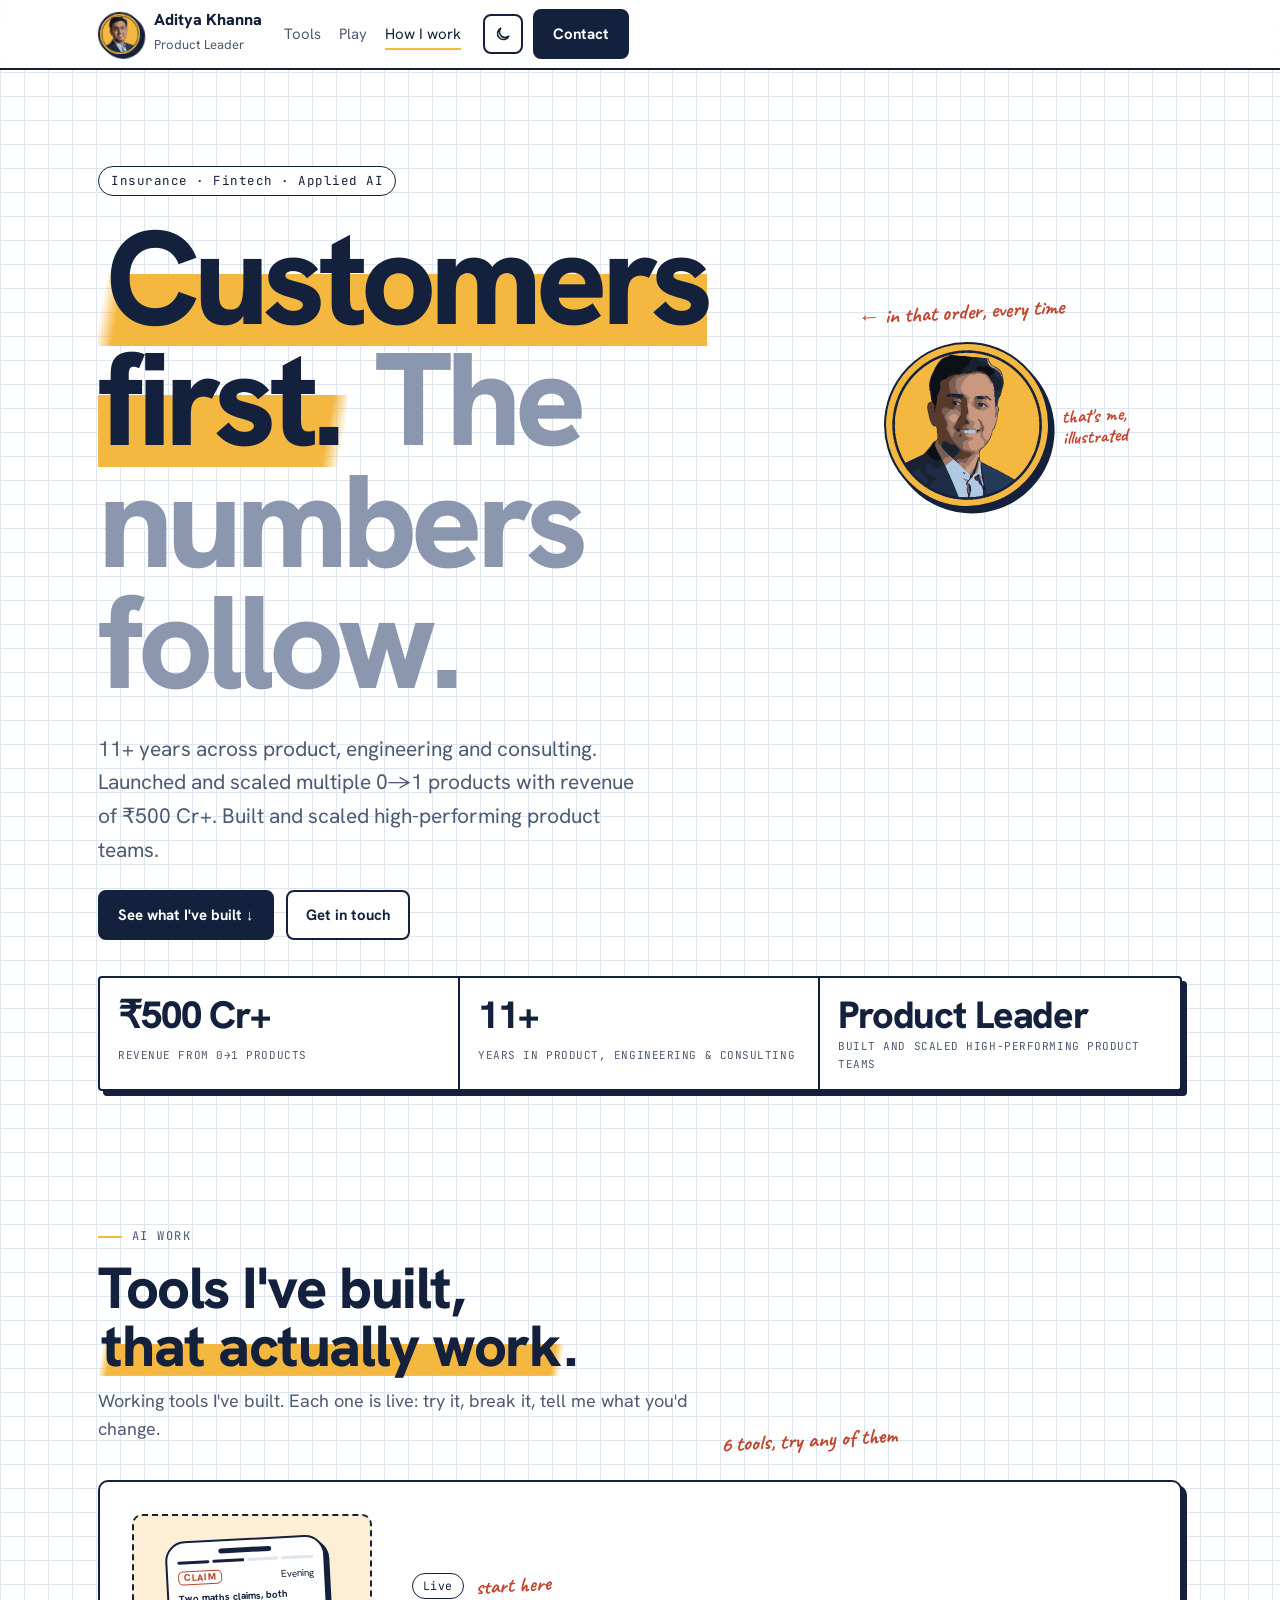
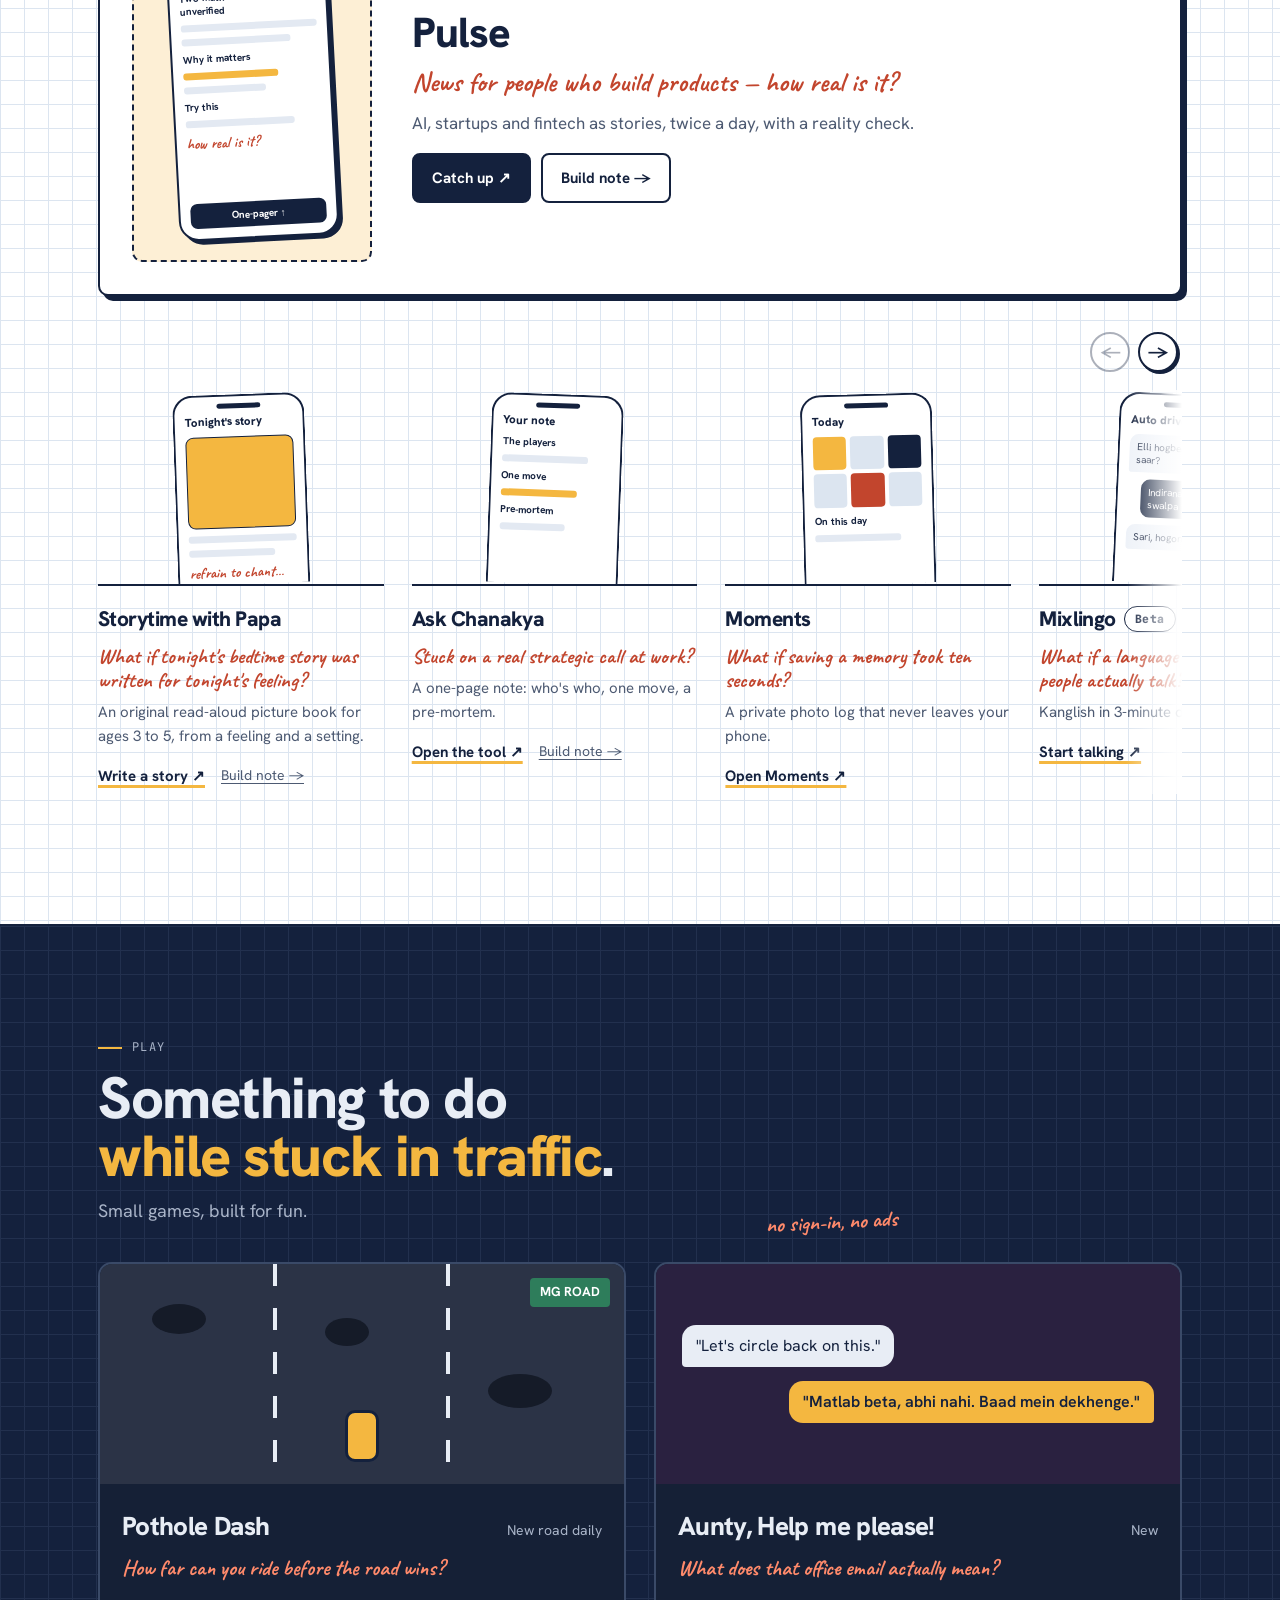
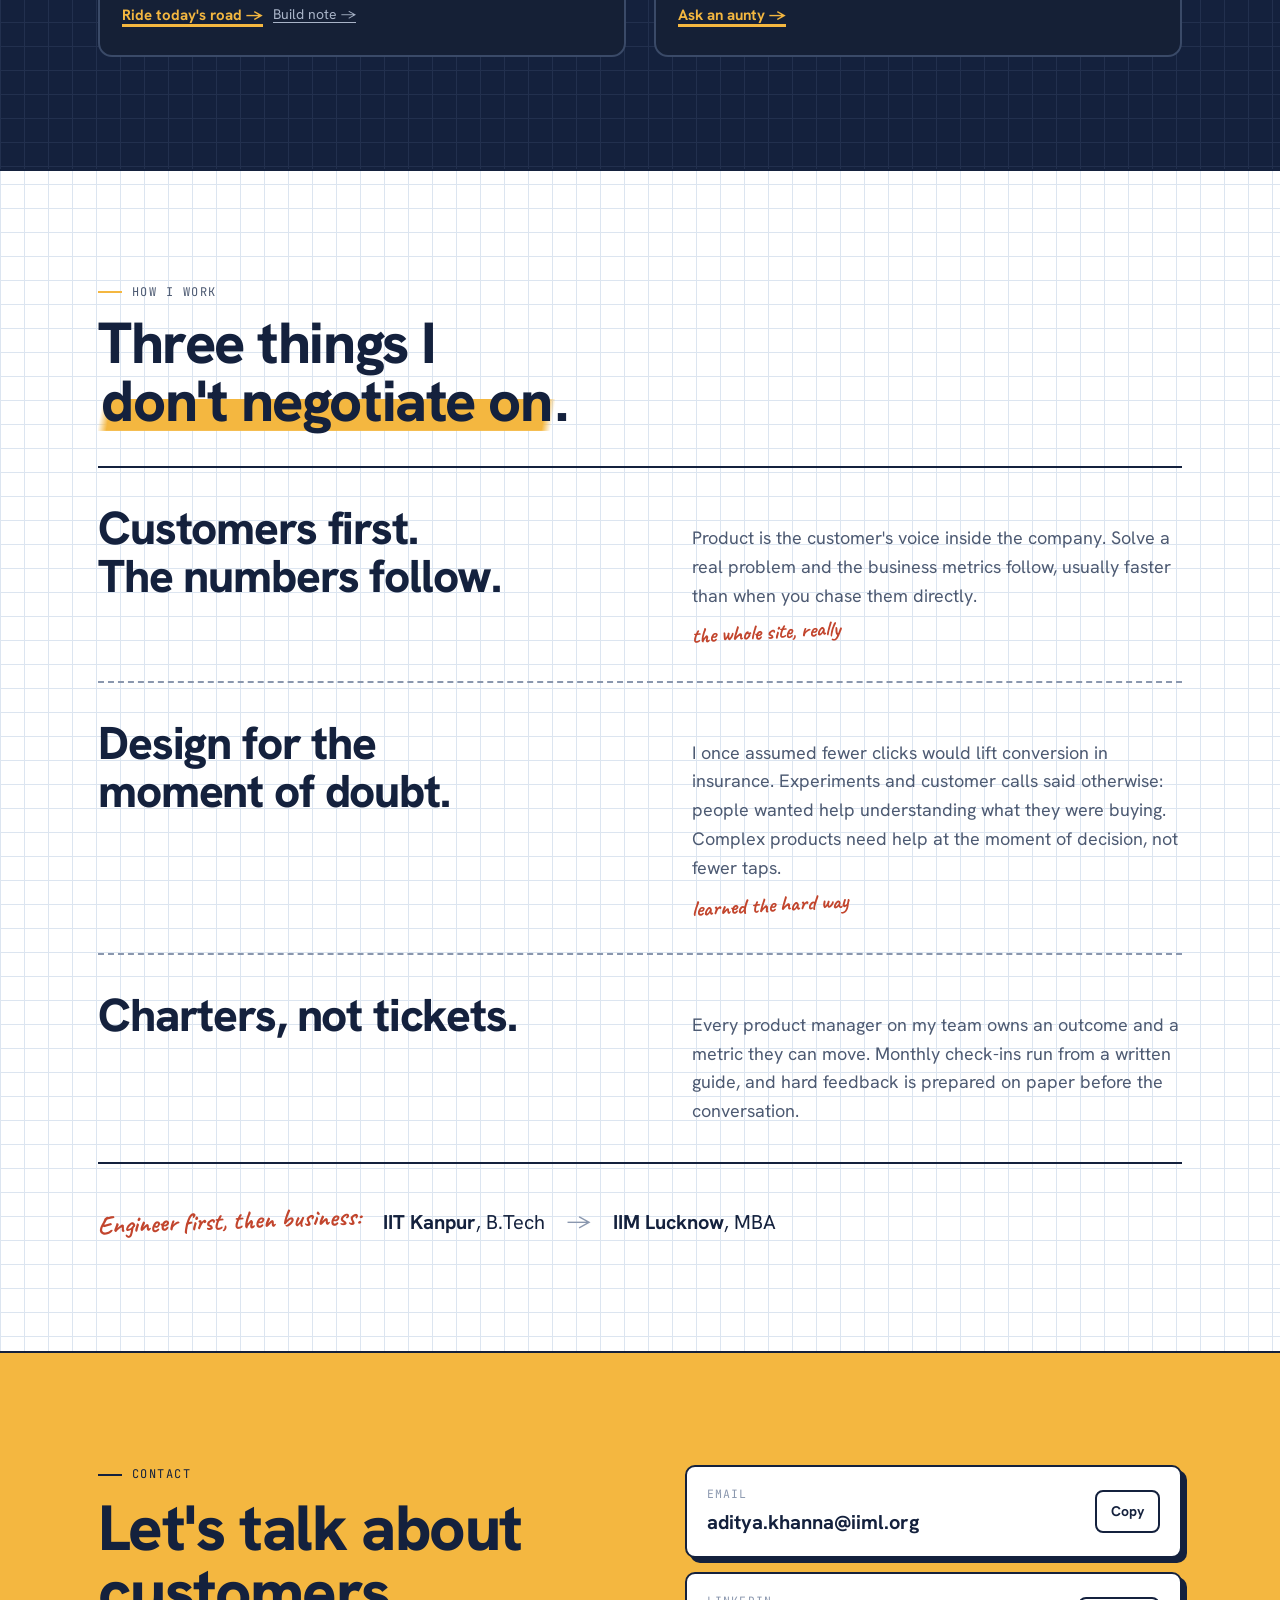
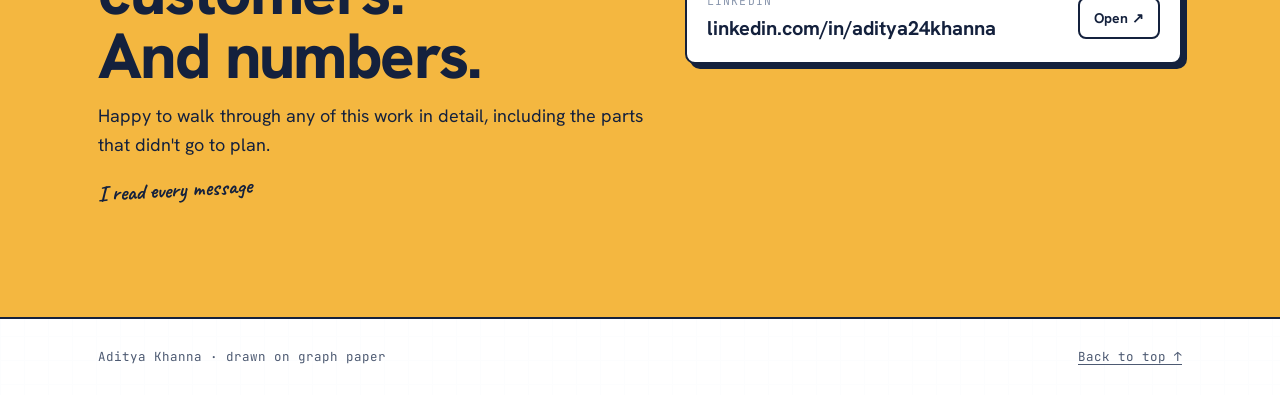
<file: index.html>
<!doctype html>
<html lang="en">
<head>
  <meta charset="utf-8">
  <meta name="viewport" content="width=device-width, initial-scale=1, viewport-fit=cover">
  <title>Aditya Khanna · Product Leader</title>
  <meta name="description" content="Aditya Khanna, Product Leader. Customers first. The numbers follow.">
  <meta property="og:title" content="Aditya Khanna · Product Leader">
  <meta property="og:description" content="Customers first. The numbers follow.">
  <meta property="og:type" content="website">
  <meta name="twitter:card" content="summary">
  <link rel="icon" href="assets/img/favicon.svg" type="image/svg+xml">
  <link rel="preconnect" href="https://fonts.googleapis.com">
  <link rel="preconnect" href="https://fonts.gstatic.com" crossorigin>
  <link rel="stylesheet" href="https://fonts.googleapis.com/css2?family=Hanken+Grotesk:wght@400;500;600;700;800&family=Caveat:wght@600;700&family=JetBrains+Mono:wght@400;500&display=swap">
  <link rel="stylesheet" href="assets/css/tokens.css?v=20261122b">
  <link rel="stylesheet" href="assets/css/main.css?v=20261122b">
  <script>try{var t=localStorage.getItem('theme');if(t)document.documentElement.setAttribute('data-theme',t);}catch(e){}</script>
  <script src="assets/js/main.js?v=20261122b" defer></script>
  <script data-goatcounter="https://adikhanna.goatcounter.com/count" async src="//gc.zgo.at/count.js"></script>
</head>
<body>
<!--BODY-START-->
  <a class="skip" href="#main">Skip to content</a>
  <div class="sample-bar" id="sampleBar" hidden>Sample content · every number and story here is a placeholder</div>

  <header class="nav" id="nav">
    <div class="wrap nav-inner">
      <a class="me" href="#top">
        <img class="sticker" data-src="site.avatar" alt="" width="44" height="44">
        <span><b data-bind="site.name"></b><span data-bind="site.role"></span></span>
      </a>
      <nav aria-label="Sections"><ul class="nav-links" id="navLinks"></ul></nav>
      <div class="nav-actions">
        <button type="button" class="icon-btn" id="themeBtn" aria-label="Switch to dark mode">
          <svg class="i-moon" viewBox="0 0 24 24" aria-hidden="true"><path d="M20 14.5A8 8 0 1 1 9.5 4a6.5 6.5 0 0 0 10.5 10.5z"/></svg>
          <svg class="i-sun" viewBox="0 0 24 24" aria-hidden="true"><circle cx="12" cy="12" r="4"/><path d="M12 2v2M12 20v2M2 12h2M20 12h2M4.9 4.9l1.4 1.4M17.7 17.7l1.4 1.4M4.9 19.1l1.4-1.4M17.7 6.3l1.4-1.4"/></svg>
        </button>
        <a class="btn btn-ink" href="#contact">Contact</a>
      </div>
    </div>
  </header>

  <main id="main">
    <!-- 1. Hero -->
    <section class="hero wrap" id="top" data-section="hero">
      <span class="badge" data-bind="site.badge"></span>
      <div class="hero-top">
        <h1 class="hero-title"><span class="hl" data-bind="site.tagline.lead"></span> <span class="soft" data-bind="site.tagline.follow"></span></h1>
        <div class="hero-side">
          <span class="pen pen-hero" data-bind="site.heroNote"></span>
          <figure class="hero-avatar">
            <img class="sticker sticker-lg" data-src="site.avatar" alt="Illustrated portrait" width="176" height="176">
            <figcaption class="pen" data-bind="site.avatarNote"></figcaption>
          </figure>
        </div>
      </div>
      <div class="hero-row">
        <div class="hero-copy">
          <p class="hero-sum" data-bind="site.summary"></p>
          <div class="btn-row" id="heroCtas"></div>
        </div>
      </div>
    </section>

    <!-- 2. Stats + worked at -->
    <section class="wrap stats-sec" id="impact" data-section="stats">
      <div class="cells" id="stats"></div>
      <div class="worked"><span class="label">Worked at</span><ul id="workedAt"></ul></div>
    </section>

    <!-- 4. Shipped screens -->
    <section class="section" id="screens" data-section="screens" data-label="Screens">
      <div class="wrap">
        <header class="section-head">
          <p class="eyebrow">Shipped screens</p>
          <h2>The journey, <mark>as customers see it</mark>.</h2>
          <span class="pen pen-section">tap any screen to enlarge</span>
        </header>
        <div class="chips-filter" id="screenFilters" role="group" aria-label="Filter screens"></div>
        <div class="screens" id="screenGrid"></div>
      </div>
    </section>

    <!-- 5. Experience -->
    <section class="section" id="experience" data-section="experience" data-label="Experience">
      <div class="wrap">
        <header class="section-head">
          <p class="eyebrow">Experience</p>
          <h2>Engineering, consulting, <mark>then product</mark>.</h2>
        </header>
        <ol class="timeline" id="experienceList"></ol>
      </div>
    </section>

    <!-- 6. AI work -->
    <section class="section" id="ai" data-section="ai" data-label="AI">
      <div class="wrap">
        <header class="section-head">
          <p class="eyebrow">AI work</p>
          <h2>Tools I've built, <mark>that actually work</mark>.</h2>
          <p class="section-lede" id="aiIntro"></p>
          <span class="pen pen-section" id="aiNote" hidden></span>
        </header>
        <div class="tools" id="aiTools"></div>
      </div>
    </section>

    <!-- 6b. Play -->
    <section class="section band-night" id="play" data-section="play" data-label="Play">
      <div class="wrap">
        <header class="section-head">
          <p class="eyebrow">Play</p>
          <h2>Something to do <mark>while stuck in traffic</mark>.</h2>
          <p class="section-lede" id="playIntro"></p>
          <span class="pen pen-section" id="playNote" hidden></span>
        </header>
        <div class="tools" id="playGames"></div>
      </div>
    </section>

    <!-- Build notes (case-studies.json) -->
    <section class="section" id="work" data-section="caseStudies" data-label="Build notes">
      <div class="wrap">
        <header class="section-head">
          <p class="eyebrow">Build notes</p>
          <h2>The product work <mark>behind the prompt</mark>.</h2>
          <p class="section-lede">Anyone can ask a chatbot for a story or a game. Each note covers who it's for, what a chatbot gets wrong, and the decisions that close the gap.</p>
        </header>
        <div class="cs" id="cs">
          <div class="cs-tabs" role="tablist" aria-label="Build notes" id="csTabs"></div>
          <article class="cs-panel paper" id="csPanel" role="tabpanel" aria-live="polite"></article>
        </div>
      </div>
    </section>

    <!-- 7. Operating principles -->
    <section class="section" id="principles" data-section="principles" data-label="How I work">
      <div class="wrap">
        <header class="section-head">
          <p class="eyebrow">How I work</p>
          <h2>Three things I <mark>don't negotiate on</mark>.</h2>
        </header>
        <div class="principles" id="principleList"></div>
        <div class="edu-line" id="eduLine" hidden></div>
        <div class="teardowns" id="teardowns" hidden>
          <div class="td-head">
            <p class="eyebrow">Teardowns</p>
            <p class="td-note" id="tdNote"></p>
            <a class="td-rubric" id="tdRubric" href="teardowns/rubric.html">How to read these →</a>
          </div>
          <div class="td-cards" id="teardownCards"></div>
        </div>
      </div>
    </section>

    <!-- 8. Toolbox -->
    <section class="section" id="toolbox" data-section="toolbox">
      <div class="wrap">
        <header class="section-head">
          <p class="eyebrow">Toolbox</p>
          <h2>What I work with, <mark>and what I don't</mark>.</h2>
        </header>
        <div class="toolbox" id="toolboxList"></div>
      </div>
    </section>

    <!-- 9. Education -->
    <section class="section" id="education" data-section="education">
      <div class="wrap">
        <header class="section-head">
          <p class="eyebrow">Education</p>
          <h2>Engineer first, <mark>then business</mark>.</h2>
        </header>
        <div class="edu" id="educationList"></div>
      </div>
    </section>

    <!-- 10. Contact -->
    <section class="section contact band-hi" id="contact" data-section="contact">
      <div class="wrap contact-grid">
        <div>
          <p class="eyebrow">Contact</p>
          <h2 data-bind="site.contact.heading"></h2>
          <p class="section-lede" data-bind="site.contact.note"></p>
          <span class="pen" data-bind="site.contact.handNote"></span>
        </div>
        <div class="contact-cards" id="contactCards"></div>
      </div>
    </section>
  </main>

  <footer class="footer">
    <div class="wrap footer-inner">
      <span data-bind="site.footer"></span>
      <a href="#top">Back to top ↑</a>
      <p class="footer-metrics" id="siteMetrics" hidden></p>
    </div>
  </footer>

  <div class="lightbox" id="lightbox" hidden>
    <div class="lb-inner" role="dialog" aria-modal="true" aria-label="Screen preview">
      <button type="button" class="icon-btn lb-close" id="lbClose" aria-label="Close">×</button>
      <div id="lbBody"></div>
    </div>
  </div>
<!--BODY-END-->
</body>
</html>
</file>
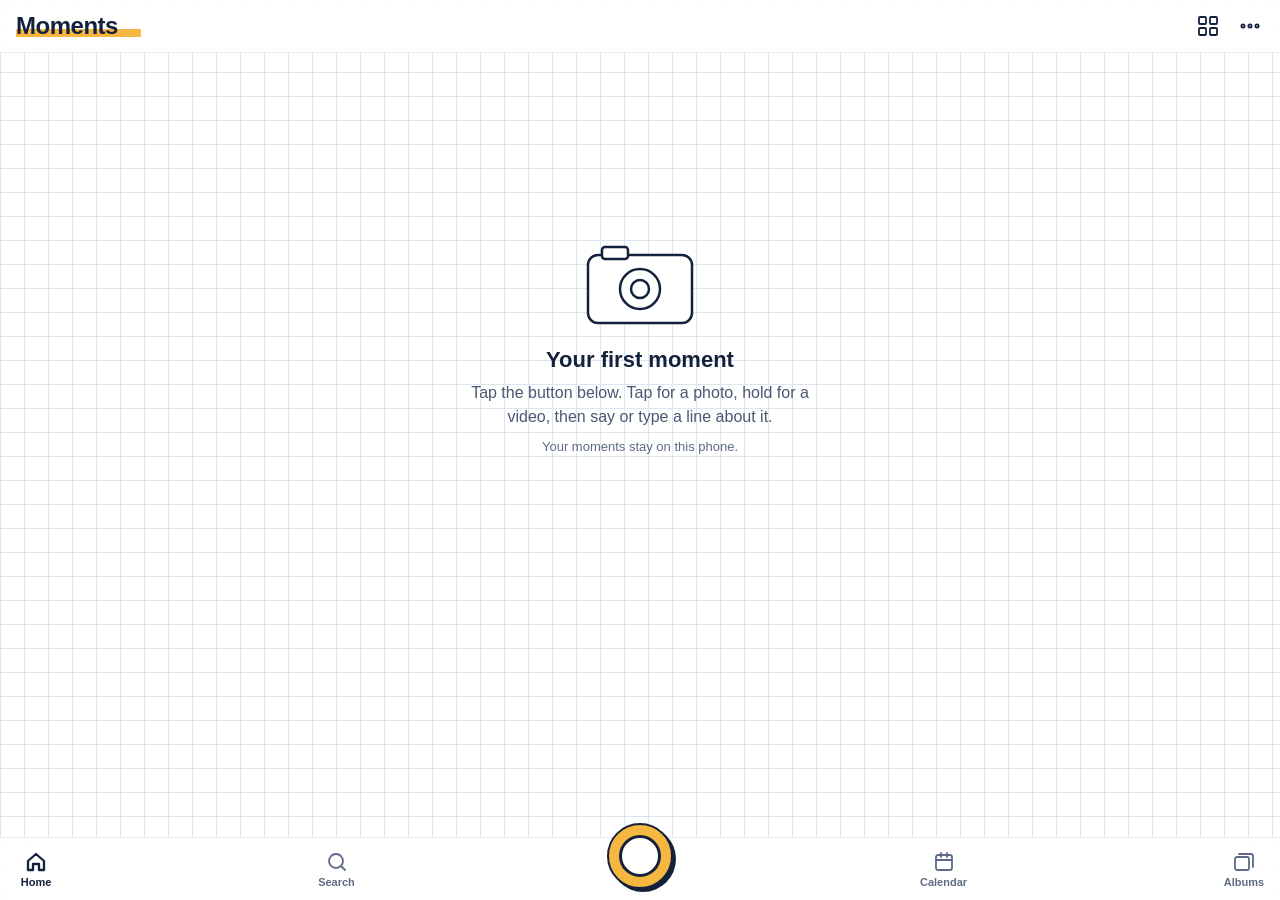
<file: moments/index.html>
<!doctype html>
<html lang="en">
<head>
<meta charset="utf-8">
<meta name="viewport" content="width=device-width,initial-scale=1,viewport-fit=cover">
<meta name="theme-color" content="#FFFFFF" media="(prefers-color-scheme: light)">
<meta name="theme-color" content="#0E1626" media="(prefers-color-scheme: dark)">
<meta name="apple-mobile-web-app-capable" content="yes">
<meta name="mobile-web-app-capable" content="yes">
<meta name="apple-mobile-web-app-status-bar-style" content="default">
<meta name="apple-mobile-web-app-title" content="Moments">
<meta name="description" content="A private photo and video memory log. Your moments stay on your phone.">
<link rel="manifest" href="manifest.webmanifest">
<link rel="apple-touch-icon" href="icons/icon-180.png">
<link rel="icon" type="image/png" href="icons/icon-192.png">
<title>Moments</title>
<link rel="stylesheet" href="styles.css?v=9">
</head>
<body>

<!-- ============ FEED ============ -->
<main id="feed" class="screen active" aria-label="Your moments">
  <header class="topbar">
    <h1 class="brand">Moments</h1>
    <button class="ring-mini" id="ring-mini" aria-label="This week's progress">
      <svg viewBox="0 0 36 36" aria-hidden="true"><circle class="rm-bg" cx="18" cy="18" r="15"/><circle class="rm-fg" id="rm-fg" cx="18" cy="18" r="15"/></svg>
      <span id="rm-text">0/3</span>
    </button>
    <div class="top-actions">
      <button class="icon-btn" id="btn-search" aria-label="Search captions" hidden>
        <svg viewBox="0 0 24 24"><circle cx="11" cy="11" r="7"/><path d="m20 20-3.5-3.5"/></svg>
      </button>
      <button class="icon-btn" id="btn-view" aria-label="Switch to grid view">
        <svg class="i-grid" viewBox="0 0 24 24"><rect x="3" y="3" width="7" height="7" rx="1"/><rect x="14" y="3" width="7" height="7" rx="1"/><rect x="3" y="14" width="7" height="7" rx="1"/><rect x="14" y="14" width="7" height="7" rx="1"/></svg>
        <svg class="i-feed" viewBox="0 0 24 24"><rect x="4" y="3" width="16" height="11" rx="1.5"/><path d="M4 18h16M4 21h10"/></svg>
      </button>
      <button class="icon-btn" id="btn-settings" aria-label="Settings">
        <svg viewBox="0 0 24 24"><circle cx="5" cy="12" r="1.6"/><circle cx="12" cy="12" r="1.6"/><circle cx="19" cy="12" r="1.6"/></svg>
      </button>
    </div>
    <div class="searchbar" id="searchbar" hidden>
      <input type="search" id="q" placeholder="Search your captions" autocomplete="off" enterkeyhint="search">
      <button class="text-btn" id="search-cancel">Cancel</button>
    </div>
  </header>

  <div class="banner" id="banner" hidden>
    <div class="banner-text"><strong id="banner-title"></strong><span id="banner-sub"></span></div>
    <button class="pill-btn small" id="banner-action"></button>
    <button class="icon-btn banner-x" id="banner-close" aria-label="Dismiss">
      <svg viewBox="0 0 24 24"><path d="M7 7l10 10M17 7 7 17"/></svg>
    </button>
  </div>

  <div id="home-view">
  <section class="rail" id="rail" aria-label="Stories"></section>
  <section id="list" class="list"></section>

  <div class="empty" id="empty" hidden>
    <div class="empty-art" aria-hidden="true">
      <svg viewBox="0 0 120 90"><rect x="8" y="14" width="104" height="68" rx="10"/><circle cx="60" cy="48" r="20"/><circle cx="60" cy="48" r="9"/><rect x="22" y="6" width="26" height="12" rx="3"/></svg>
    </div>
    <h2>Your first moment</h2>
    <p>Tap the button below. Tap for a photo, hold for a video, then say or type a line about it.</p>
    <p class="fine">Your moments stay on this phone.</p>
  </div>
  <div class="no-results" id="no-results" hidden>No captions match.</div>
  </div>

  <div id="cal-view" hidden>
    <button class="year-card" id="year-card">
      <span class="yc-k" id="year-card-k">Your year so far</span>
      <b id="year-card-title"></b>
      <span class="yc-s" id="year-card-sub"></span>
    </button>
    <section class="week-card">
      <svg class="ring-big" viewBox="0 0 120 120" aria-hidden="true"><circle class="rb-bg" cx="60" cy="60" r="50"/><circle class="rb-fg" id="rb-fg" cx="60" cy="60" r="50"/></svg>
      <div class="week-info">
        <div class="week-num" id="week-num">0 of 3 days</div>
        <div class="week-sub" id="week-sub">Capture a moment on 3 days this week.</div>
        <div class="week-dots" id="week-dots"></div>
      </div>
    </section>
    <section class="month">
      <div class="month-head">
        <button class="icon-btn" id="cal-prev" aria-label="Previous month"><svg viewBox="0 0 24 24"><path d="M15 5l-7 7 7 7"/></svg></button>
        <h3 id="cal-title"></h3>
        <button class="icon-btn" id="cal-next" aria-label="Next month"><svg viewBox="0 0 24 24"><path d="M9 5l7 7-7 7"/></svg></button>
      </div>
      <div class="cal-dow"><span>M</span><span>T</span><span>W</span><span>T</span><span>F</span><span>S</span><span>S</span></div>
      <div class="cal-grid" id="cal-grid"></div>
    </section>
    <section class="year" id="year-sec">
      <h3 class="sec-title" id="heat-title">The last 12 months</h3>
      <div class="heat-wrap"><div class="heat" id="heat"></div></div>
      <div class="heat-legend"><span>Less</span><i class="l0"></i><i class="l1"></i><i class="l2"></i><i class="l3"></i><span>More</span></div>
    </section>
  </div>
  <div id="search-view" hidden>
    <div class="search-box">
      <svg viewBox="0 0 24 24"><circle cx="11" cy="11" r="7"/><path d="m20 20-3.5-3.5"/></svg>
      <input type="search" id="sq" placeholder="Search captions and #tags" autocomplete="off" enterkeyhint="search">
    </div>
    <div class="filters" id="filters"></div>
    <div class="results" id="results"></div>
    <p class="s-empty" id="s-empty" hidden>Nothing matches yet.</p>
    <section class="sem-sec" id="sem-sec" hidden>
      <h3 class="sec-title" id="sem-title">Looks like</h3>
      <div class="results" id="sem-results"></div>
      <p class="sem-note" id="sem-note"></p>
    </section>
    <p class="sem-hint" id="sem-hint" hidden>Tip: turn on <b>Search by meaning</b> in ••• Settings to find photos by what's in them.</p>
  </div>

  <div id="col-view" hidden>
    <div id="col-list">
      <h2 class="view-title">Albums</h2>
      <button class="print-card" id="print-card">
        <svg viewBox="0 0 24 24" aria-hidden="true"><path d="M4 5.5A1.5 1.5 0 0 1 5.5 4H11v16H5.5A1.5 1.5 0 0 1 4 18.5zM13 4h5.5A1.5 1.5 0 0 1 20 5.5v13a1.5 1.5 0 0 1-1.5 1.5H13z"/></svg>
        <span><b>Make a printed photo book</b><i>Pick a size, answer a few questions, get a print-ready PDF.</i></span>
      </button>
      <div class="col-grid" id="col-grid"></div>
    </div>
    <div id="col-detail" hidden>
      <div class="col-head">
        <button class="icon-btn" id="col-back" aria-label="All collections"><svg viewBox="0 0 24 24"><path d="M15 5l-7 7 7 7"/></svg></button>
        <div class="col-title"><h2 id="col-name"></h2><span id="col-count"></span></div>
        <button class="icon-btn" id="col-menu-btn" aria-label="Collection options"><svg viewBox="0 0 24 24"><circle cx="5" cy="12" r="1.6"/><circle cx="12" cy="12" r="1.6"/><circle cx="19" cy="12" r="1.6"/></svg></button>
      </div>
      <div class="col-menu" id="col-menu" hidden>
        <button id="col-rename">Rename</button>
        <button class="danger" id="col-delete">Delete collection (keeps the moments)</button>
      </div>
      <div class="col-actions">
        <button class="pill-btn" id="col-play">Play</button>
        <button class="pill-btn ghost" id="col-reel">Make video</button>
        <button class="pill-btn ghost" id="col-print">Print</button>
      </div>
      <div class="results" id="col-items"></div>
      <p class="s-empty" id="col-empty" hidden>Add moments from the viewer's ••• menu or when you save.</p>
    </div>
  </div>
</main>

<nav class="tabbar" id="tabbar" aria-label="Main">
  <button class="tab active" data-tab="home" aria-label="Home">
    <svg viewBox="0 0 24 24"><path d="M4 11 12 4l8 7v9h-5v-6H9v6H4z"/></svg><span>Home</span>
  </button>
  <button class="tab" data-tab="search" aria-label="Search">
    <svg viewBox="0 0 24 24"><circle cx="11" cy="11" r="7"/><path d="m20 20-3.5-3.5"/></svg><span>Search</span>
  </button>
  <button class="fab" id="fab" aria-label="Capture a new moment"><span class="fab-ring"></span></button>
  <button class="tab" data-tab="calendar" aria-label="Calendar">
    <svg viewBox="0 0 24 24"><rect x="4" y="5" width="16" height="15" rx="2"/><path d="M4 10h16M9 3v4M15 3v4"/></svg><span>Calendar</span>
  </button>
  <button class="tab" data-tab="collections" aria-label="Collections">
    <svg viewBox="0 0 24 24"><rect x="3" y="7" width="14" height="13" rx="2"/><path d="M7 4h12a2 2 0 0 1 2 2v11"/></svg><span>Albums</span>
  </button>
</nav>

<!-- ============ CAMERA ============ -->
<section inert aria-hidden="true" id="camera" class="screen dark" aria-label="Camera">
  <video id="viewfinder" playsinline muted autoplay></video>
  <div class="cam-flash" id="cam-flash"></div>

  <div class="cam-fallback" id="cam-fallback" hidden>
    <p id="cam-fallback-msg">Camera isn't available here.</p>
    <button class="pill-btn light" id="cam-native">Open camera</button>
    <button class="text-btn light" id="cam-fallback-gallery">Choose from gallery</button>
  </div>

  <div class="cam-top">
    <button class="icon-btn light" id="cam-close" aria-label="Close camera">
      <svg viewBox="0 0 24 24"><path d="M6 6l12 12M18 6 6 18"/></svg>
    </button>
    <div class="rec-badge" id="rec-badge" hidden><span class="dot"></span><span id="rec-time">0:00</span></div>
    <button class="icon-btn light" id="cam-torch" aria-label="Torch" aria-pressed="false" hidden>
      <svg viewBox="0 0 24 24"><path d="M13 2 4 14h7l-1 8 9-12h-7z"/></svg>
    </button>
    <span class="spacer" id="cam-spacer"></span>
  </div>
  <div class="focus-ring" id="focus-ring"></div>
  <div class="zoom-label" id="zoom-label" hidden>1×</div>

  <div class="cam-bottom">
    <div class="lock-hint" id="lock-hint" hidden>
      <svg viewBox="0 0 24 24"><rect x="5" y="11" width="14" height="10" rx="2"/><path d="M8 11V8a4 4 0 0 1 8 0v3"/></svg>
      <span id="lock-text">Slide up to lock</span>
    </div>
    <p class="cam-hint" id="cam-hint">Tap for photo · hold for video · pinch to zoom</p>
    <div class="cam-controls">
      <button class="icon-btn light round" id="cam-gallery" aria-label="Choose from gallery">
        <svg viewBox="0 0 24 24"><rect x="3" y="4" width="18" height="16" rx="2.5"/><circle cx="9" cy="10" r="2"/><path d="m21 16-5-5-9 9"/></svg>
      </button>
      <button class="shutter" id="shutter" aria-label="Shutter: tap for photo, hold for video">
        <svg viewBox="0 0 100 100" aria-hidden="true">
          <circle class="ring-bg" cx="50" cy="50" r="45"/>
          <circle class="ring-prog" id="ring-prog" cx="50" cy="50" r="45"/>
        </svg>
        <span class="shutter-core"></span>
      </button>
      <button class="icon-btn light round" id="cam-flip" aria-label="Flip camera">
        <svg viewBox="0 0 24 24"><path d="M4 8h3l2-3h6l2 3h3v11H4z"/><path d="M9 13a3 3 0 0 1 5.2-2M15 13a3 3 0 0 1-5.2 2"/><path d="M14.5 9.5v1.6h-1.6M9.5 16.5v-1.6h1.6"/></svg>
      </button>
    </div>
  </div>
</section>

<!-- ============ COMPOSE ============ -->
<section inert aria-hidden="true" id="compose" class="screen dark" aria-label="New moment">
  <div class="compose-media" id="compose-media"></div>
  <div class="compose-top">
    <button class="icon-btn light" id="compose-cancel" aria-label="Discard">
      <svg viewBox="0 0 24 24"><path d="M6 6l12 12M18 6 6 18"/></svg>
    </button>
    <span class="compose-when" id="compose-when"></span>
    <span class="spacer"></span>
  </div>
  <div class="compose-strip" id="compose-strip"></div>
  <div class="compose-panel" id="compose-panel">
    <div class="voice-ask" id="voice-ask" hidden>
      <span>Keep the voice recording? <b id="voice-ask-dur"></b></span>
      <button class="pill-btn small light" id="voice-keep">Keep</button>
      <button class="text-btn light" id="voice-drop">No</button>
    </div>
    <div class="tidy-box" id="tidy-box" hidden>
      <div class="tidy-label">Tidied</div>
      <div class="tidy-text" id="tidy-text"></div>
      <div class="tidy-actions">
        <button class="pill-btn small light" id="tidy-accept">Use this</button>
        <button class="text-btn light" id="tidy-reject">Keep mine</button>
      </div>
    </div>
    <div class="chips-row" id="meta-chips"></div>
    <textarea id="caption" maxlength="280" rows="2" placeholder="Add a line about it (optional)" enterkeyhint="done"></textarea>
    <div class="caption-tools">
      <button class="mic-btn" id="mic" aria-label="Hold to talk, or tap to dictate" aria-pressed="false">
        <svg viewBox="0 0 24 24"><rect x="9" y="3" width="6" height="11" rx="3"/><path d="M5 11a7 7 0 0 0 14 0M12 18v3"/></svg>
        <span class="mic-label" id="mic-label">Hold to talk</span>
      </button>
      <button class="lang-btn" id="lang" aria-label="Dictation language">EN</button>
      <button class="lang-btn tidy-btn" id="tidy-btn" hidden aria-label="Tidy the caption with AI">✨ Tidy</button>
      <span class="mic-hint" id="mic-hint" hidden>Use your keyboard's mic to dictate.</span>
      <span class="count" id="count">0/280</span>
    </div>
    <div class="meta-row">
      <button class="chip" id="mood-btn" aria-label="Mood">🙂 Mood</button>
      <button class="chip" id="tag-btn" aria-label="Add a tag"># Tag</button>
      <button class="chip" id="colpick-btn" aria-label="Add to a collection">＋ Album</button>
    </div>
    <div class="mood-pop" id="mood-pop" hidden></div>
    <div class="tag-entry" id="tag-entry" hidden>
      <input id="tag-input" placeholder="Type a tag, then Done" maxlength="24" autocomplete="off" enterkeyhint="done">
    </div>
    <button class="save-btn" id="compose-save">Save moment</button>
  </div>
</section>

<!-- ============ VIEWER ============ -->
<section inert aria-hidden="true" id="viewer" class="screen dark" aria-label="Moment">
  <div class="viewer-top">
    <button class="icon-btn light" id="viewer-close" aria-label="Back to feed">
      <svg viewBox="0 0 24 24"><path d="M15 5l-7 7 7 7"/></svg>
    </button>
    <div class="viewer-when" id="viewer-when"></div>
    <button class="icon-btn light heart-btn" id="viewer-fav" aria-label="Favourite" aria-pressed="false">
      <svg viewBox="0 0 24 24"><path d="M12 20s-7-4.4-7-10a4 4 0 0 1 7-2.6A4 4 0 0 1 19 10c0 5.6-7 10-7 10z"/></svg>
    </button>
    <button class="icon-btn light" id="viewer-more" aria-label="More actions">
      <svg viewBox="0 0 24 24"><circle cx="5" cy="12" r="1.6"/><circle cx="12" cy="12" r="1.6"/><circle cx="19" cy="12" r="1.6"/></svg>
    </button>
  </div>
  <div class="viewer-stage" id="viewer-stage"></div>
  <div class="viewer-dots" id="viewer-dots"></div>
  <button class="voice-pill" id="viewer-voice" hidden>
    <svg viewBox="0 0 24 24"><path d="M8 5v14l11-7z"/></svg><span id="viewer-voice-t"></span>
  </button>
  <div class="viewer-caption" id="viewer-caption"></div>
  <div class="viewer-menu" id="viewer-menu" hidden>
    <button id="viewer-share">Share</button>
    <button id="viewer-card">Share as card</button>
    <button id="viewer-addcol">Add to album</button>
    <button id="viewer-edit">Edit caption, mood, tags</button>
    <button id="viewer-save-file">Save to device</button>
    <button id="viewer-rmvoice">Remove voice recording</button>
    <button class="danger" id="viewer-delete">Delete</button>
  </div>
</section>

<!-- ============ STORY PLAYER ============ -->
<section inert aria-hidden="true" id="story" class="screen dark" aria-label="Story">
  <div class="story-stage" id="story-stage"></div>
  <div class="story-head">
    <div class="story-bars" id="story-bars"></div>
    <div class="story-top">
      <div class="story-meta"><b id="story-title"></b><i class="story-ai" id="story-ai"></i><span id="story-when"></span></div>
      <button class="pill-btn small light" id="story-reel" hidden>Make video</button>
      <button class="icon-btn light" id="story-close" aria-label="Close story">
        <svg viewBox="0 0 24 24"><path d="M6 6l12 12M18 6 6 18"/></svg>
      </button>
    </div>
  </div>
  <div class="story-caption" id="story-caption"></div>
  <div class="heart-burst" id="heart-burst" aria-hidden="true">
    <svg viewBox="0 0 24 24"><path d="M12 20s-7-4.4-7-10a4 4 0 0 1 7-2.6A4 4 0 0 1 19 10c0 5.6-7 10-7 10z"/></svg>
  </div>
</section>

<div class="reel-overlay" id="reel-overlay" hidden>
  <canvas id="reel-canvas" width="720" height="1280"></canvas>
  <div class="reel-status"><b id="reel-msg">Making your week…</b><span id="reel-pct">0%</span></div>
  <div class="reel-bar"><span id="reel-bar"></span></div>
  <button class="text-btn light" id="reel-cancel">Cancel</button>
</div>

<!-- ============ YEAR IN REVIEW ============ -->
<section inert aria-hidden="true" id="year" class="screen" aria-label="Year in review">
  <div class="year-scroll">
    <header class="year-top">
      <button class="icon-btn" id="year-close" aria-label="Back"><svg viewBox="0 0 24 24"><path d="M15 5l-7 7 7 7"/></svg></button>
      <div class="year-head"><span id="year-kicker">Year in review</span><h2 id="year-title"></h2></div>
    </header>
    <div class="year-stats" id="year-stats"></div>
    <section class="year-story">
      <h3 class="sec-title">Your year, in your words</h3>
      <div class="year-text" id="year-text"></div>
      <button class="pill-btn" id="year-write" hidden>Write my year in review</button>
      <p class="year-note" id="year-note"></p>
    </section>
    <div class="year-actions">
      <button class="pill-btn" id="year-play">Play your year</button>
      <button class="pill-btn ghost" id="year-reel">Make year video</button>
    </div>
    <div class="year-actions"><button class="pill-btn ghost" id="year-print">Print your year as a book</button></div>
  </div>
</section>

<!-- ============ PHOTO BOOK MAKER ============ -->
<section inert aria-hidden="true" id="book" class="screen" aria-label="Make a photo book">
  <header class="book-top">
    <button class="icon-btn" id="book-back" aria-label="Back"><svg viewBox="0 0 24 24"><path d="M15 5l-7 7 7 7"/></svg></button>
    <div class="book-head"><span id="book-step-k"></span><h2 id="book-step-t"></h2></div>
    <button class="icon-btn" id="book-close" aria-label="Close the book maker"><svg viewBox="0 0 24 24"><path d="M6 6l12 12M18 6 6 18"/></svg></button>
  </header>
  <div class="book-dots" id="book-dots"></div>
  <div class="book-body" id="book-body"></div>
  <footer class="book-foot">
    <span class="book-sum" id="book-sum"></span>
    <button class="pill-btn" id="book-next">Next</button>
  </footer>
</section>

<!-- ============ SETTINGS SHEET ============ -->
<div class="scrim" id="scrim" hidden></div>
<aside class="sheet" id="sheet" aria-label="Settings" hidden>
  <div class="sheet-handle"></div>
  <h2>Moments</h2>
  <p class="privacy">Your photos, videos and captions stay on this phone. Only an anonymous visit count is kept, plus usage counts if you turn them on. With AI help on, caption text is sent for processing and not stored.</p>

  <div class="sheet-row">
    <div>
      <div class="row-title">Storage</div>
      <div class="row-sub" id="storage-line">Checking…</div>
    </div>
  </div>
  <div class="meter"><span id="storage-meter"></span></div>

  <div class="sheet-row">
    <div>
      <div class="row-title">Keep my moments safe</div>
      <div class="row-sub" id="persist-line">Ask the browser not to clear them.</div>
    </div>
    <button class="pill-btn small" id="persist-btn">Turn on</button>
  </div>

  <div class="sheet-row" id="install-row" hidden>
    <div>
      <div class="row-title">Install on home screen</div>
      <div class="row-sub" id="install-line">Opens full screen, like an app.</div>
    </div>
    <button class="pill-btn small" id="install-btn">Install</button>
  </div>

  <div class="sheet-row">
    <div>
      <div class="row-title">Backup</div>
      <div class="row-sub" id="backup-line">One .zip with every photo, video and caption.</div>
    </div>
  </div>
  <div class="sheet-btns">
    <button class="pill-btn" id="export-btn">Export backup</button>
    <button class="pill-btn ghost" id="import-btn">Import backup</button>
  </div>

  <div class="sheet-row">
    <div>
      <div class="row-title">Open straight to camera</div>
      <div class="row-sub">Once you've allowed the camera.</div>
    </div>
    <label class="switch"><input type="checkbox" id="opt-camfirst" checked aria-label="Open straight to camera"><span></span></label>
  </div>

  <div class="sheet-row" id="reminder-row" hidden>
    <div>
      <div class="row-title">Daily reminder</div>
      <div class="row-sub" id="reminder-line">One nudge a day, at the time you pick.</div>
    </div>
    <input type="time" id="reminder-time" value="20:00" aria-label="Reminder time">
    <label class="switch"><input type="checkbox" id="opt-reminder" aria-label="Daily reminder"><span></span></label>
  </div>

  <div class="sheet-row">
    <div>
      <div class="row-title">Search by meaning</div>
      <div class="row-sub" id="sem-line">Find photos by what's in them, like "rain" or "cake". Runs on this phone; downloads a 45 MB model once.</div>
    </div>
    <label class="switch"><input type="checkbox" id="opt-semantic" aria-label="Search by meaning"><span></span></label>
  </div>
  <div class="meter" id="sem-meter" hidden><span id="sem-bar"></span></div>

  <div class="sheet-row">
    <div>
      <div class="row-title">AI help</div>
      <div class="row-sub">Tidies dictation and writes titles and your year in review. Sends caption text only, never photos, and nothing is kept.</div>
    </div>
    <label class="switch"><input type="checkbox" id="opt-ai" aria-label="AI help"><span></span></label>
  </div>

  <div class="sheet-row">
    <div>
      <div class="row-title">Share anonymous usage counts</div>
      <div class="row-sub">Counts like "a moment was saved". Never photos, videos or captions.</div>
    </div>
    <label class="switch"><input type="checkbox" id="opt-metrics" aria-label="Share anonymous usage counts"><span></span></label>
  </div>

  <div class="sheet-row"><div><div class="row-title">Your stats</div><div class="row-sub">Counted on this phone only.</div></div></div>
  <div class="stats" id="stats"></div>

  <button class="text-btn danger wide" id="clear-btn">Delete all moments on this phone</button>
</aside>

<div class="howto" id="howto" hidden>
  <h3>Install Moments</h3>
  <ol>
    <li>Tap <strong>Share</strong> <svg viewBox="0 0 24 24" class="inline-ico"><path d="M12 3v12M7 8l5-5 5 5M5 13v7h14v-7"/></svg> in Safari's toolbar.</li>
    <li>Choose <strong>Add to Home Screen</strong>.</li>
    <li>Open Moments from your home screen and capture there.</li>
  </ol>
  <p class="howto-note" id="howto-note">The installed app keeps its own storage. Moments saved here in Safari don't move across, so <strong>export a backup first</strong>, then import it in the app.</p>
  <button class="pill-btn" id="howto-ok">Got it</button>
</div>

<aside class="sheet" id="picker" aria-label="Albums" hidden>
  <div class="sheet-handle"></div>
  <h2 id="picker-title">Add to album</h2>
  <div class="picker-list" id="picker-list"></div>
  <div class="picker-new">
    <input id="picker-input" placeholder="New album name" maxlength="40" autocomplete="off" enterkeyhint="done">
    <button class="pill-btn small" id="picker-create">Create</button>
  </div>
  <button class="pill-btn wide-btn" id="picker-done">Done</button>
</aside>

<div class="toast" id="toast" role="status" aria-live="polite"></div>

<input type="file" id="file-pick" accept="image/*,video/*" multiple hidden>
<input type="file" id="file-capture" accept="image/*,video/*" capture="environment" hidden>
<input type="file" id="file-import" accept=".zip,application/zip" hidden>

<script src="app.js?v=9"></script>
<script src="book.js?v=9"></script>
<script data-goatcounter="https://adikhanna.goatcounter.com/count" async src="//gc.zgo.at/count.js"></script>
</body>
</html>
</file>
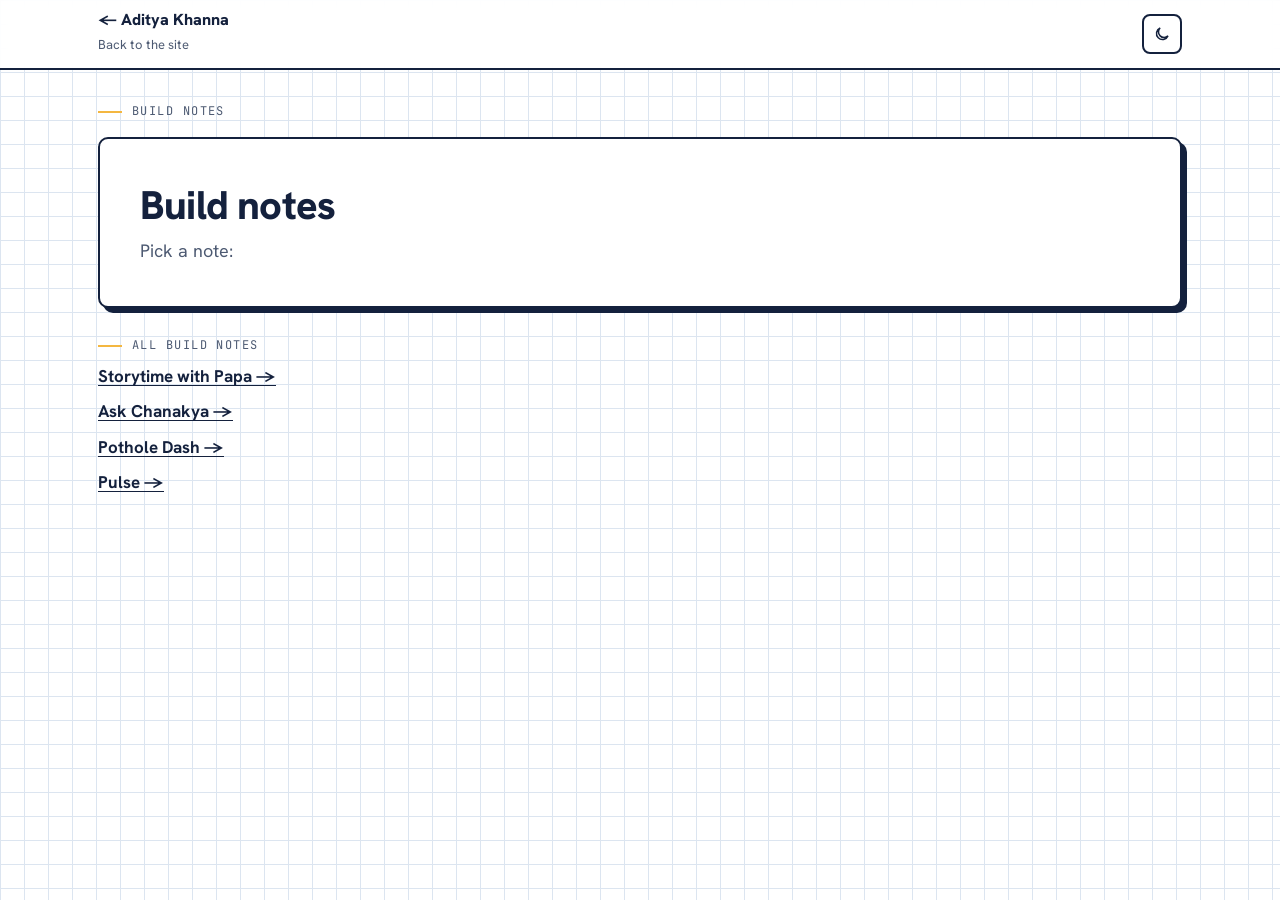
<file: notes/index.html>
<!doctype html>
<html lang="en">
<head>
  <meta charset="utf-8">
  <meta name="viewport" content="width=device-width, initial-scale=1, viewport-fit=cover">
  <title>Build note · Aditya Khanna</title>
  <meta name="description" content="How Aditya Khanna's tools were built: who each is for, what a chatbot gets wrong, and the decisions that close the gap.">
  <link rel="icon" href="../assets/img/favicon.svg" type="image/svg+xml">
  <link rel="preconnect" href="https://fonts.googleapis.com">
  <link rel="preconnect" href="https://fonts.gstatic.com" crossorigin>
  <link rel="stylesheet" href="https://fonts.googleapis.com/css2?family=Hanken+Grotesk:wght@400;500;600;700;800&family=Caveat:wght@600;700&family=JetBrains+Mono:wght@400;500&display=swap">
  <link rel="stylesheet" href="../assets/css/tokens.css?v=20261105b">
  <link rel="stylesheet" href="../assets/css/main.css?v=20261105b">
  <script>try{var t=localStorage.getItem('theme');if(t)document.documentElement.setAttribute('data-theme',t);}catch(e){}</script>
  <script data-goatcounter="https://adikhanna.goatcounter.com/count" async src="//gc.zgo.at/count.js"></script>
</head>
<body>
  <header class="nav">
    <div class="wrap nav-inner">
      <a class="me" id="back" href="../"><span><b>← Aditya Khanna</b><span>Back to the site</span></span></a>
      <div class="nav-actions" style="margin-left:auto">
        <button type="button" class="icon-btn" id="themeBtn" aria-label="Switch theme">
          <svg class="i-moon" viewBox="0 0 24 24" aria-hidden="true"><path d="M20 14.5A8 8 0 1 1 9.5 4a6.5 6.5 0 0 0 10.5 10.5z"/></svg>
          <svg class="i-sun" viewBox="0 0 24 24" aria-hidden="true"><circle cx="12" cy="12" r="4"/><path d="M12 2v2M12 20v2M2 12h2M20 12h2M4.9 4.9l1.4 1.4M17.7 17.7l1.4 1.4M4.9 19.1l1.4-1.4M17.7 6.3l1.4-1.4"/></svg>
        </button>
      </div>
    </div>
  </header>

  <main id="main" class="wrap note-page">
    <p class="eyebrow">Build notes</p>
    <article class="cs-panel paper" id="note" aria-live="polite"><p>Loading…</p></article>
    <nav class="note-more" id="more" aria-label="Other build notes"></nav>
  </main>

<script>
(function () {
  function el(tag, cls, text) { var n = document.createElement(tag); if (cls) n.className = cls; if (text != null) n.textContent = text; return n; }
  function filled(v) { return Array.isArray(v) ? v.length > 0 : !!(v && String(v).trim()); }
  var root = document.documentElement, btn = document.getElementById("themeBtn");
  function cur() { return root.getAttribute("data-theme") || (matchMedia("(prefers-color-scheme: dark)").matches ? "dark" : "light"); }
  btn.addEventListener("click", function () { var n = cur() === "dark" ? "light" : "dark"; root.setAttribute("data-theme", n); try { localStorage.setItem("theme", n); } catch (e) {} });

  var id = new URLSearchParams(location.search).get("n");
  var get = function (u) { return fetch(u, { cache: "no-cache" }).then(function (r) { return r.ok ? r.json() : null; }).catch(function () { return null; }); };
  Promise.all([get("../data/case-studies.json"), get("../data/ai.json"), get("../data/play.json")]).then(function (d) {
    var notes = d[0] || [], cards = ((d[1] && d[1].tools) || []).concat((d[2] && d[2].games) || []);
    var box = document.getElementById("note"), more = document.getElementById("more");
    var c = notes.filter(function (x) { return x.id === id; })[0];
    box.innerHTML = "";
    if (!c) {
      box.appendChild(el("h1", null, "Build notes"));
      box.appendChild(el("p", "cs-sum", "Pick a note:"));
    } else {
      document.title = c.tab + " · Build note · Aditya Khanna";
      if (c.section) document.getElementById("back").href = "../#" + c.section;
      var L = c.labels || {};
      box.appendChild(el("p", "eyebrow", c.eyebrow));
      box.appendChild(el("h1", null, c.title));
      if (filled(c.summary)) box.appendChild(el("p", "cs-sum", c.summary));
      var blocks = el("div", "cs-blocks");
      // Optional extra sections: { after: "problem|research|did|owned", label, body (string or list) }
      var extra = Array.isArray(c.sections) ? c.sections : [];
      var addBlock = function (label, body) {
        if (!filled(body)) return;
        var w = el("div"); w.appendChild(el("h4", null, label));
        if (Array.isArray(body)) { var ul = el("ul"); body.forEach(function (t) { ul.appendChild(el("li", null, t)); }); w.appendChild(ul); }
        else w.appendChild(el("p", null, body));
        blocks.appendChild(w);
      };
      [["problem", L.problem || "The problem", c.problem], ["research", L.research || "What research showed", c.research], ["did", L.did || "What I did", c.did], ["owned", L.owned || "What I owned", c.owned]].forEach(function (b) {
        addBlock(b[1], b[2]);
        extra.filter(function (x) { return x && x.after === b[0]; }).forEach(function (x) { addBlock(x.label, x.body); });
      });
      box.appendChild(blocks);
      if (filled(c.differently)) { var df = el("div", "cs-diff"); df.appendChild(el("b", null, L.differently || "What I'd do differently")); df.appendChild(el("p", null, c.differently)); box.appendChild(df); }
      var card = cards.filter(function (t) { return t.note === c.id; })[0];
      if (card && filled(card.url)) {
        var cta = el("div", "note-cta"), a = el("a", "btn btn-ink", card.linkLabel || "Try it ↗");
        a.href = /^https?:/.test(card.url) ? card.url : "../" + card.url;
        if (/^https?:/.test(card.url)) { a.target = "_blank"; a.rel = "noopener"; }
        cta.appendChild(a); box.appendChild(cta);
      }
    }
    var others = notes.filter(function (x) { return x.id !== id; });
    if (others.length) {
      more.appendChild(el("p", "eyebrow", c ? "Other build notes" : "All build notes"));
      others.forEach(function (x) { var a = el("a", null, x.tab + " →"); a.href = "?n=" + encodeURIComponent(x.id); more.appendChild(a); });
    }
  });
})();
</script>
</body>
</html>
</file>
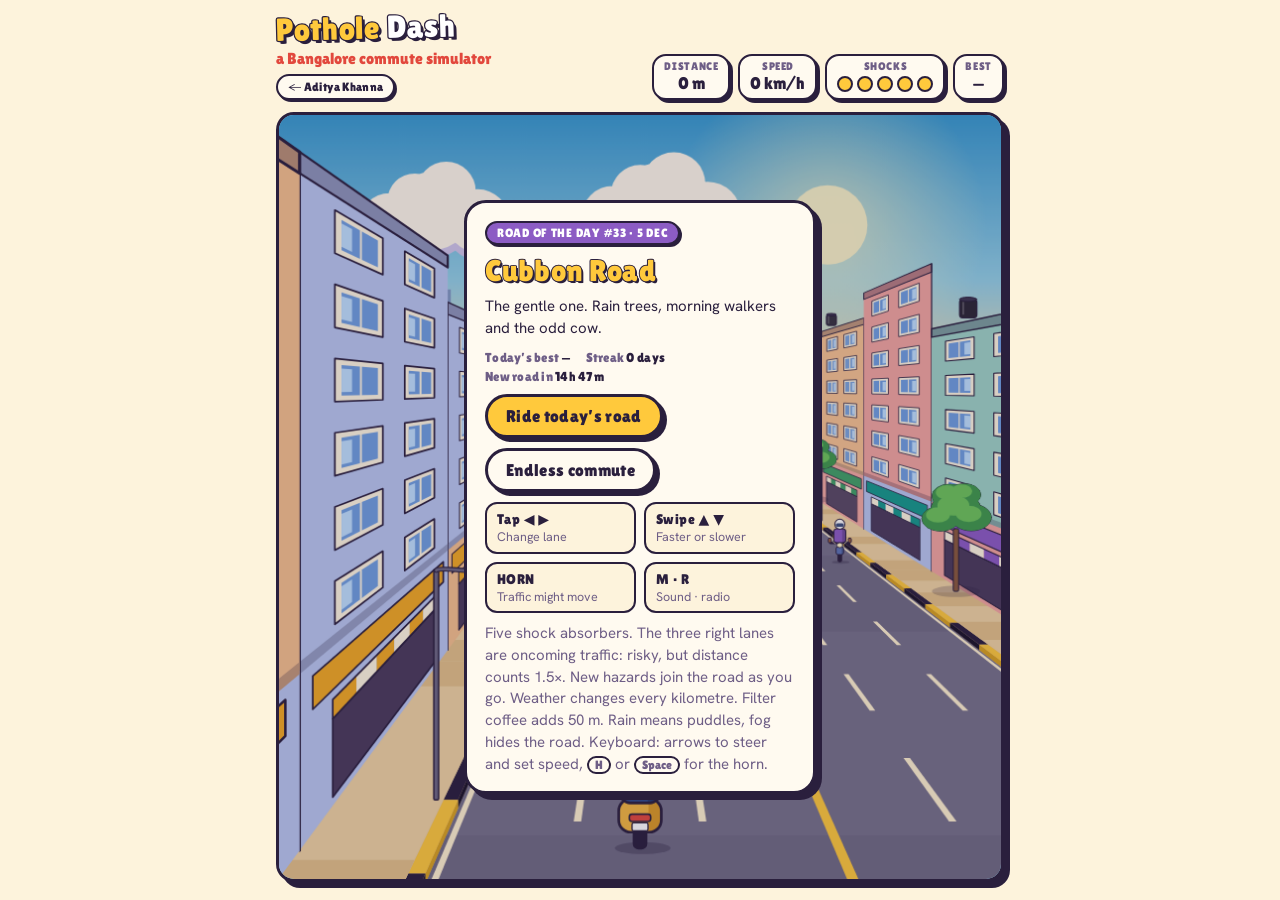
<file: play/index.html>
<!doctype html>
<html lang="en">
<head>
<meta charset="utf-8">
<meta name="viewport" content="width=device-width, initial-scale=1, viewport-fit=cover">
<title>Pothole Dash</title>
<meta name="description" content="Dodge potholes, cows, BMTC buses and metro pillars on a new Bangalore road every day.">
<meta property="og:title" content="Pothole Dash">
<meta property="og:description" content="A new Bangalore road every day. Five shock absorbers. Good luck.">
<meta property="og:type" content="website">
<meta name="twitter:card" content="summary">
<link rel="icon" href="../assets/img/favicon.svg" type="image/svg+xml">
<script>try{var t=localStorage.getItem('theme');if(t)document.documentElement.setAttribute('data-theme',t);}catch(e){}</script>
<style>:root{padding-top:env(safe-area-inset-top,0px);padding-bottom:env(safe-area-inset-bottom,0px);box-sizing:border-box}body{margin:0;font:14px system-ui,sans-serif}[hidden]{display:none!important}html{height:100%}</style>
<link rel="preconnect" href="https://fonts.googleapis.com">
<link rel="preconnect" href="https://fonts.gstatic.com" crossorigin>
<link rel="stylesheet" href="https://fonts.googleapis.com/css2?family=Lilita+One&family=Hanken+Grotesk:wght@500;700;800&family=JetBrains+Mono:wght@500;700&display=swap">
<style>
/* Cartoon design language, shared by the page, the cards and the canvas: cream paper, one ink colour,
   thick ink outlines, hard offset shadows, round pill buttons and the chunky Lilita One face. */
:root{
  --paper:#FDF3DC; --grid:#F1DFB8; --ink:#2A1F3D; --hl:#FFC93C; --red:#E2483D;
  --road:#F1F4F8; --hole:#26314A; --water:#8FD3F4; --coffee:#7A4B2A; --muted:#6E5E86;
  --metro:#8C5CC4; --leaf:#3F9A4C; --slab:#F0D3A2; --concrete:#C3C8D0;
  --card:#FFFAF0; --shadow:#2A1F3D; --on-hl:#2A1F3D; --line:#2A1F3D; --sky:#8FD3EC;
  --display:'Hanken Grotesk', system-ui, -apple-system, 'Segoe UI', sans-serif;
  --toon:'Lilita One', 'Hanken Grotesk', system-ui, sans-serif;
  --mono:'JetBrains Mono', ui-monospace, SFMono-Regular, Menlo, monospace;
}
@media (prefers-color-scheme: dark){
  :root:not([data-theme="light"]){
    --paper:#1B1838; --grid:#2C2856; --ink:#FFF6E0; --hl:#FFC93C; --red:#FF6B5A;
    --road:#152038; --hole:#04070D; --water:#3E5596; --coffee:#C58B5C; --muted:#B9AED6;
    --metro:#A77BD0; --leaf:#6FA35A; --slab:#5A4C6A; --concrete:#45506A;
    --card:#2A2552; --shadow:#0B0820; --on-hl:#2A1F3D; --line:#0B0820; --sky:#33306E; color-scheme:dark;
  }
}
:root[data-theme="dark"]{
  --paper:#1B1838; --grid:#2C2856; --ink:#FFF6E0; --hl:#FFC93C; --red:#FF6B5A;
  --road:#152038; --hole:#04070D; --water:#3E5596; --coffee:#C58B5C; --muted:#B9AED6;
  --metro:#A77BD0; --leaf:#6FA35A; --slab:#5A4C6A; --concrete:#45506A;
  --card:#2A2552; --shadow:#0B0820; --on-hl:#2A1F3D; --line:#0B0820; --sky:#33306E; color-scheme:dark;
}
html,body{height:100%;overscroll-behavior:none}
body{background:var(--paper);color:var(--ink);font-family:var(--display)}
.app{
  height:100%;box-sizing:border-box;max-width:760px;margin:0 auto;
  display:flex;flex-direction:column;gap:12px;
  padding-left:max(16px, env(safe-area-inset-left, 0px));
  padding-right:max(16px, env(safe-area-inset-right, 0px));
  padding-block:12px 18px;
}
header{display:flex;flex-wrap:wrap;align-items:flex-end;justify-content:space-between;gap:10px 20px}
.brand{display:flex;flex-direction:column;align-items:flex-start;gap:4px}
.brand h1{margin:0;font:400 32px/1 var(--toon);letter-spacing:.01em;color:var(--hl);
  -webkit-text-stroke:2.5px #2A1F3D;paint-order:stroke fill;text-shadow:3px 3px 0 #2A1F3D;transform:rotate(-1.5deg)}
.brand h1 mark{background:none;color:#fff;padding:0}
.brand p{margin:2px 0 0;font:400 16px/1.15 var(--toon);color:var(--red)}
.home{display:inline-block;margin-top:2px;font:400 12px var(--toon);letter-spacing:.03em;color:var(--ink);text-decoration:none;
  border:2px solid var(--ink);border-radius:999px;padding:3px 10px;background:var(--card);box-shadow:2px 2px 0 var(--shadow)}
.home:hover{background:var(--hl);color:var(--on-hl)}
.hud{display:flex;gap:8px;flex-wrap:wrap}
.stat{display:flex;flex-direction:column;align-items:center;gap:1px;min-width:0;background:var(--card);border:2.5px solid var(--line);border-radius:14px;padding:4px 10px;box-shadow:3px 3px 0 var(--shadow)}
.stat span{font:400 10.5px var(--toon);letter-spacing:.06em;text-transform:uppercase;color:var(--muted)}
.stat b{font:400 17px var(--toon);font-variant-numeric:tabular-nums}
.shocks{display:flex;gap:4px;align-items:center;height:21px}
.shock{width:12px;height:12px;border-radius:50%;border:2.5px solid #2A1F3D;background:var(--hl)}
.shock.gone{background:transparent;border-style:dashed;border-color:var(--muted);opacity:.6}
.stage{
  position:relative;flex:1;min-height:360px;border:3px solid var(--line);border-radius:18px;
  box-shadow:6px 6px 0 var(--shadow);background:var(--sky);overflow:hidden;
  touch-action:none;overscroll-behavior:contain;user-select:none;-webkit-user-select:none;-webkit-tap-highlight-color:transparent;
}
canvas{display:block;position:absolute;inset:0;width:100%;height:100%}
.sndbar{position:absolute;top:10px;left:calc(10px + env(safe-area-inset-left, 0px));display:flex;gap:6px;z-index:2}
.sndbar button{font:400 13px var(--toon);letter-spacing:.03em;min-height:34px;padding:5px 13px;background:#FFF6E0;color:#2A1F3D;border:2.5px solid #2A1F3D;box-shadow:3px 3px 0 #2A1F3D;border-radius:999px;touch-action:none}
.sndbar button:active{transform:translate(2px,2px);box-shadow:1px 1px 0 #2A1F3D}
.sndbar button:focus-visible{outline:3px solid var(--hl);outline-offset:2px}
.horn{
  position:absolute;right:calc(10px + env(safe-area-inset-right, 0px));bottom:calc(12px + env(safe-area-inset-bottom, 0px));
  width:60px;height:60px;border-radius:50%;padding:0;display:grid;place-items:center;
  font:400 12px var(--toon);letter-spacing:.04em;background:#FFC93C;color:#2A1F3D;
  border:3px solid #2A1F3D;box-shadow:3px 3px 0 #2A1F3D;touch-action:none;z-index:2;
}
.horn svg{width:22px;height:22px;display:block;margin:0 auto -2px}
.horn.cool{opacity:.55}
.overlay{position:absolute;inset:0;display:grid;place-items:center;padding:16px;overflow:auto;touch-action:pan-y;background:rgba(42,31,61,.18)}
.card{
  width:min(352px,100%);box-sizing:border-box;background:var(--card);color:var(--ink);
  border:3px solid var(--line);border-radius:22px;box-shadow:6px 6px 0 var(--shadow);padding:18px 18px 16px;
  display:flex;flex-direction:column;gap:10px;animation:pop .32s cubic-bezier(.3,1.6,.5,1) both;
}
@keyframes pop{from{transform:scale(.7) rotate(-2deg);opacity:0}to{transform:none;opacity:1}}
.kicker{align-self:flex-start;font:400 12px var(--toon);letter-spacing:.06em;text-transform:uppercase;color:#fff;background:var(--metro);
  border:2px solid #2A1F3D;border-radius:999px;padding:3px 10px;box-shadow:2px 2px 0 #2A1F3D}
.card h2{margin:0;font:400 30px/1.05 var(--toon);letter-spacing:.005em;text-wrap:balance}
.card h2 mark{background:none;color:var(--hl);-webkit-text-stroke:2px #2A1F3D;paint-order:stroke fill;text-shadow:2px 2px 0 #2A1F3D;padding:0}
.card p{margin:0;font-size:15px;line-height:1.45}
.note{font:400 19px/1.2 var(--toon);color:var(--red)}
.controls{margin:0;font-size:13px;color:var(--muted);line-height:1.45}
.keys{display:grid;grid-template-columns:1fr 1fr;gap:8px;margin:0}
.keys div{display:flex;flex-direction:column;gap:2px;padding:7px 10px;border:2.5px solid var(--line);border-radius:12px;min-width:0;background:var(--paper)}
.keys b{font:400 14px var(--toon);letter-spacing:.03em;color:var(--ink)}
.keys span{font-size:12.5px;color:var(--muted);line-height:1.25}
.controls kbd{font:400 12px var(--toon);border:2px solid var(--ink);padding:0 6px;border-radius:999px}
.row{display:flex;gap:10px;flex-wrap:wrap}
button{
  font:400 17px var(--toon);letter-spacing:.02em;border:3px solid var(--line);border-radius:999px;padding:9px 18px;cursor:pointer;
  background:var(--card);color:var(--ink);box-shadow:4px 4px 0 var(--shadow);
}
button.primary{background:var(--hl);color:var(--on-hl)}
button.link{border:none;box-shadow:none;background:none;padding:6px 2px;text-decoration:underline;text-decoration-thickness:2px;text-underline-offset:4px;font-size:15px;align-self:flex-start}
button:active{transform:translate(3px,3px);box-shadow:1px 1px 0 var(--shadow)}
button.link:active{transform:none}
button:focus-visible{outline:3px solid var(--red);outline-offset:3px}
.meta{display:flex;flex-wrap:wrap;gap:4px 14px;font:400 13px var(--toon);letter-spacing:.02em;color:var(--muted);font-variant-numeric:tabular-nums}
.meta b{color:var(--ink);font-weight:400}
.grid3{display:grid;grid-template-columns:repeat(3,1fr);gap:8px}
.grid3 div{display:flex;flex-direction:column;align-items:center;gap:1px;min-width:0;background:var(--paper);border:2.5px solid var(--line);border-radius:14px;padding:6px 4px}
.grid3 span{font:400 10.5px var(--toon);letter-spacing:.06em;text-transform:uppercase;color:var(--muted)}
.grid3 b{font:400 19px var(--toon);font-variant-numeric:tabular-nums;white-space:nowrap}
.trail{font-size:18px;letter-spacing:2px;line-height:1.2;word-break:break-all}
.newbest{color:var(--red)!important}
.newbest b{color:var(--red)}
.copied{font:400 14px var(--toon);color:var(--muted);min-height:1em}
textarea{width:100%;box-sizing:border-box;font:12px var(--mono);border:2.5px solid var(--line);border-radius:12px;background:var(--paper);color:var(--ink);padding:8px;resize:none}
button.big{width:100%;font-size:19px;padding:11px 18px;background:var(--red);color:#fff;text-shadow:1px 1px 0 #2A1F3D}
.contLeft{margin-top:-4px;font:400 13px var(--toon);color:var(--muted);text-align:center}
@media (max-width:440px){
  .hud{gap:6px}
  .stat{padding:3px 8px}
  .brand h1{font-size:28px}
  .card h2{font-size:26px}
}
@media (prefers-reduced-motion: reduce){ button:active{transform:none} .card{animation:none} }
</style>
  <script data-goatcounter="https://adikhanna.goatcounter.com/count" async src="//gc.zgo.at/count.js"></script>
</head>
<body>


<div class="app">
  <header>
    <div class="brand">
      <h1>Pothole <mark>Dash</mark></h1>
      <p id="caption">a Bangalore commute simulator</p>
      <a class="home" href="../">← Aditya Khanna</a>
    </div>
    <div class="hud" aria-live="off">
      <div class="stat"><span>Distance</span><b id="hDist">0 m</b></div>
      <div class="stat"><span>Speed</span><b id="hSpeed">0 km/h</b></div>
      <div class="stat"><span>Shocks</span><div class="shocks" id="hShocks"><i class="shock"></i><i class="shock"></i><i class="shock"></i><i class="shock"></i><i class="shock"></i></div></div>
      <div class="stat"><span>Best</span><b id="hBest">—</b></div>
    </div>
  </header>

  <div class="stage" id="stage">
    <canvas id="cv" aria-label="Pothole Dash game road"></canvas>
    <div class="sndbar" id="sndbar" hidden>
      <button id="bSound" type="button" aria-pressed="true">SOUND ON</button>
      <button id="bRadio" type="button">RADIO</button>
    </div>
    <button class="horn" id="bHorn" type="button" aria-label="Horn" hidden>
      <span><svg viewBox="0 0 24 24" aria-hidden="true" fill="none" stroke="currentColor" stroke-width="2.2" stroke-linejoin="round" stroke-linecap="round"><path d="M3 10v4h3l6 4V6L6 10H3z" fill="currentColor"/><path d="M16 9c1.2 1.6 1.2 4.4 0 6M19 6.5c2.4 3 2.4 8 0 11"/></svg>HORN</span>
    </button>

    <div class="overlay" id="ovStart">
      <div class="card" role="dialog" aria-labelledby="tStart">
        <div class="kicker" id="sKicker">Road of the day</div>
        <h2 id="tStart"><mark>MG Road</mark></h2>
        <p id="sBlurb"></p>
        <div class="meta" id="sMeta"></div>
        <div class="row">
          <button class="primary" id="bDaily">Ride today’s road</button>
          <button id="bEndless">Endless commute</button>
        </div>
        <div class="keys" aria-label="Controls">
          <div><b>Tap ◀ ▶</b><span>Change lane</span></div>
          <div><b>Swipe ▲ ▼</b><span>Faster or slower</span></div>
          <div><b>HORN</b><span>Traffic might move</span></div>
          <div><b>M · R</b><span>Sound · radio</span></div>
        </div>
        <p class="controls">Five shock absorbers. The three right lanes are oncoming traffic: risky, but distance counts 1.5×. New hazards join the road as you go. Weather changes every kilometre. Filter coffee adds 50 m. Rain means puddles, fog hides the road. Keyboard: arrows to steer and set speed, <kbd>H</kbd> or <kbd>Space</kbd> for the horn.</p>
      </div>
    </div>

    <div class="overlay" id="ovPause" hidden>
      <div class="card" role="dialog" aria-labelledby="tPause">
        <h2 id="tPause">Paused.</h2>
        <p>Stuck at a signal. Tap to keep riding.</p>
        <div class="row"><button class="primary" id="bResume">Keep riding</button></div>
      </div>
    </div>

    <div class="overlay" id="ovOver" hidden>
      <div class="card" role="dialog" aria-labelledby="tOver">
        <div class="kicker" id="oKicker">Ride over</div>
        <h2 id="tOver">Out of shock absorbers.</h2>
        <div class="note" id="oMsg"></div>
        <div class="grid3">
          <div><span>Distance</span><b id="oDist">0 m</b></div>
          <div><span>Dodged</span><b id="oDodged">0</b></div>
          <div><span>Top speed</span><b id="oTop">0</b></div>
        </div>
        <div class="trail" id="oTrail" aria-label="Ride trail: yellow is a clean 200 metres, red is a hit"></div>
        <div class="meta" id="oMeta"></div>
        <button class="primary big" id="bCont" hidden>Keep riding · 5 fresh shocks</button>
        <div class="contLeft" id="oCont" hidden></div>
        <div class="row">
          <button class="primary" id="bAgain">Ride again</button>
          <button id="bCopy">Copy score</button>
        </div>
        <button class="link" id="bSwitch">Try the endless commute</button>
        <div class="copied" id="oCopied" aria-live="polite"></div>
        <textarea id="oShare" rows="4" readonly hidden></textarea>
      </div>
    </div>
  </div>
</div>

<script>
(() => {
  const stage = document.getElementById('stage');
  const cv = document.getElementById('cv');
  const ctx = cv.getContext('2d');
  const $ = id => document.getElementById(id);
  const reduce = matchMedia('(prefers-reduced-motion: reduce)').matches;
  const HAND = "'Caveat', 'Segoe Print', cursive";

  // ---------- roads ----------
  const ROADS = {
    mg:      { name:'MG Road', diff:1.0, metro:true, trees:true, haz:{barricade:2, auto:1.4, pillar:4, bus:1.4},
               blurb:'Metro pillars overhead, barricades below, and autos that stop for no reason.',
               marks:['Metro pillars overhead','Anil Kumble Circle','Mayo Hall','Brigade Road junction','Church Street turn','Trinity Circle'] },
    brigade: { name:'Brigade Road', diff:1.0, haz:{pothole:1.2, auto:1.2, bus:0.6},
               blurb:'Weekend crowds, forty shoe shops and a pothole outside each one.',
               marks:['Shoe shop #1','Shoe shop #2','Weekend crowd','Church Street','Shoe shop #40'] },
    cubbon:  { name:'Cubbon Road', diff:0.8, trees:true, haz:{cow:1.6, barricade:0.5, bus:1.3, tanker:0.5},
               blurb:'The gentle one. Rain trees, morning walkers and the odd cow.',
               marks:['Cubbon Park','Morning walkers','Rain trees','Bandstand','Vidhana Soudha ahead'] },
    indira:  { name:'100 Feet Road', diff:1.05, trees:true, haz:{auto:1.4, tanker:1.3},
               blurb:'Indiranagar. Microbreweries on both sides, potholes in between.',
               marks:['Microbrewery','Another microbrewery','Brunch queue','12th Main signal','Parking? No.'] },
    kora:    { name:'80 Feet Road', diff:1.1, haz:{barricade:1.3, auto:1.3, tanker:1.6},
               blurb:'Koramangala. Cafés, startups and a signal that never turns green.',
               marks:['“We’re hiring” billboard','Third-wave café','Sony World signal','Startup, 4th floor','Another café'] },
    orr:     { name:'Outer Ring Road', diff:1.15, rain:true, foam:true, haz:{puddle:1.7, tanker:1.8, bus:1.6},
               blurb:'Tech parks, lake foam and the 4 p.m. downpour.',
               marks:['Tech park, Gate 3','Cab pickup zone','Bellandur lake','Foam advisory','Tech park, Gate 7'] },
    hosur:   { name:'Hosur Road', diff:1.15, metro:true, haz:{barricade:1.6, auto:1.2, pillar:3, tanker:1.5},
               blurb:'Flyover above, chaos below, Silk Board waiting at the end.',
               marks:['Electronic City flyover','Toll booth','Madiwala market','Silk Board, 2 km'] },
    silk:    { name:'Silk Board Junction', diff:1.3, metro:true, haz:{barricade:1.6, auto:1.6, cow:1.2, pillar:3, bus:2, tanker:1.5},
               blurb:'The final boss. Nobody has ever left.',
               marks:['Silk Board','Signal: red','Signal: still red','Metro work, level 99','You live here now'] },
    hebbal:  { name:'Hebbal Flyover', diff:1.1, rain:true, trees:true, haz:{puddle:1.5, auto:1.2, bus:1.4},
               blurb:'Airport traffic, a lake view and a surprise shower.',
               marks:['Airport →','Hebbal lake','Flyover loop','Airport traffic'] },
    old:     { name:'Old Airport Road', diff:1.05, trees:true, haz:{barricade:1.2, pillar:2, bus:1.2},
               blurb:'Flyovers, a famous bridge and jets overhead.',
               marks:['Domlur flyover','HAL ←','Jet overhead','Marathahalli bridge'] }
  };
  const DAILY_ORDER = ['mg','kora','cubbon','orr','indira','hosur','brigade','hebbal','old','silk'];
  const ROUTE = ['mg','brigade','indira','kora','orr','hosur','silk'];
  const STRETCH = 450; // metres per road in the endless commute

  // ---------- day (IST) ----------
  const IST = 5.5*3600e3, DAYMS = 864e5;
  const LAUNCH = Math.floor(Date.UTC(2026,10,3) / DAYMS); // 3 Nov 2026 (public launch), IST calendar day
  const istDay = () => Math.floor((Date.now() + IST) / DAYMS);
  const DAY = istDay();
  const DAYNO = DAY - LAUNCH + 1;
  const todayKey = DAILY_ORDER[((DAY - LAUNCH) % DAILY_ORDER.length + DAILY_ORDER.length) % DAILY_ORDER.length];
  const TODAY = ROADS[todayKey];
  const dateLabel = new Date(DAY*DAYMS).toLocaleDateString('en-IN', {day:'numeric', month:'short', timeZone:'UTC'});
  function untilNext(){
    const ms = DAYMS - ((Date.now() + IST) % DAYMS);
    const h = Math.floor(ms/3600e3), m = Math.floor(ms%3600e3/60e3);
    return h + 'h ' + m + 'm';
  }

  // ---------- seeded rng ----------
  function mulberry32(a){ return function(){ a|=0; a=a+0x6D2B79F5|0; let t=Math.imul(a^a>>>15,1|a); t=t+Math.imul(t^t>>>7,61|t)^t; return ((t^t>>>14)>>>0)/4294967296; }; }

  // ---------- theme ----------
  let T = {};
  function readTheme(){
    const cs = getComputedStyle(document.documentElement);
    const g = n => cs.getPropertyValue(n).trim();
    T = { paper:g('--paper'), grid:g('--grid'), ink:g('--ink'), hl:g('--hl'), red:g('--red'), road:g('--road'),
          hole:g('--hole'), water:g('--water'), coffee:g('--coffee'), muted:g('--muted'), metro:g('--metro'), leaf:g('--leaf'),
          slab:g('--slab'), concrete:g('--concrete') };
    const m = /^#?([0-9a-f]{2})([0-9a-f]{2})([0-9a-f]{2})/i.exec(T.paper || '#ffffff');
    NIGHT = !!m && (parseInt(m[1],16)*0.3 + parseInt(m[2],16)*0.59 + parseInt(m[3],16)*0.11) < 90;
  }
  let NIGHT = false;
  readTheme();
  matchMedia('(prefers-color-scheme: dark)').addEventListener('change', readTheme);
  new MutationObserver(readTheme).observe(document.documentElement, {attributes:true, attributeFilter:['data-theme']});

  // ---------- world + camera ----------
  // World: x runs across the road in lane widths (lanes are 0-1, 1-2, 2-3); y runs along it.
  // The player sits at y = PY; hazards spawn FAR lane-lengths ahead. Depth z = PY - y.
  const PY = 30, FAR = 24, SPAWN_Y = PY - FAR, ZC = 3;
  // 6-lane road, no median: lanes 0-2 are your direction (left, as in India), lanes 3-5 carry oncoming traffic
  const RW = 6, MYSIDE = 3;
  let W=1, H=1, dpr=1, hy=200, yP=600, LP=100, camH=4, DH=5, camX=1.5;
  function resize(){
    const r = stage.getBoundingClientRect();
    dpr = Math.min(window.devicePixelRatio || 1, 2);
    W = Math.max(1, r.width); H = Math.max(1, r.height);
    cv.width = Math.round(W*dpr); cv.height = Math.round(H*dpr);
    ctx.setTransform(dpr,0,0,dpr,0,0);
    hy = Math.round(H*0.36); yP = H - Math.max(24, H*0.04);
    LP = Math.min(W*0.25, (yP - hy)*0.29);
    camH = (yP - hy)/LP; DH = camH*1.35;
  }
  new ResizeObserver(resize).observe(stage);
  resize();
  const pY = () => PY;
  // project a world point (x across, z ahead, h up) to the screen; s = pixels per lane width there
  function P(x, z, h){ const k = ZC/(Math.max(z, -ZC + 0.15) + ZC); return { x: W/2 + (x - camX)*LP*k, y: hy + (yP - hy)*k - (h || 0)*LP*k, s: LP*k }; }

  // ---------- storage ----------
  const load = (k, d) => { try { const v = localStorage.getItem(k); return v === null ? d : JSON.parse(v); } catch(e) { return d; } };
  const save = (k, v) => { try { localStorage.setItem(k, JSON.stringify(v)); } catch(e) {} };
  let bestEndless = +load('pd-best-endless', 0) || 0;
  let bestToday = +load('pd-daily-' + DAY, 0) || 0;
  let streak = load('pd-streak', {last:-99, n:0}) || {last:-99, n:0};
  const fmtDist = m => m < 1000 ? Math.floor(m) + ' m' : (m/1000).toFixed(2) + ' km';
  const kmh = v => Math.round(v*12.6);
  const liveStreak = () => (DAY - streak.last <= 2 ? streak.n : 0);

  // ---------- copy ----------
  const MSG = {
    pothole: ['THUD.','Spine: compressed.','That one had a postcode.','Pothole 1, you 0.','Suspension says bye.'],
    deep: ['It was 2 feet deep.','Puddle? Crater in disguise.'],
    foam: ['Lake foam. Pothole inside.','Foam hid a crater.'],
    barricade: ['Metro work. Since forever.','Diversion? What diversion.'],
    cow: ['The cow had right of way.','Cow: unbothered.'],
    tanker: ['Water tanker. 6,000 litres of right of way.','Tanker wins. Tankers always win.'],
    bus: ['BMTC bus stopped mid-road.','Bus stop? Anywhere is a bus stop.'],
    pillar: ['Metro pillar. It was here first.','Pillar 1, scooter 0.'],
    ped: ['Hard brake! The footpath was broken.','Pedestrian detour. Fair enough.','He had nowhere else to walk.'],
    honk: ['HONK. The bus behind ran out of patience.','Too slow. A Volvo bus nudged you.','Honked off the road.'],
    oncoming: ['Head-on! Their lane, their rules.','Wrong side. Right consequences.','Oncoming traffic wins.'],
    wrongway: ['Wrong-side rider. Of course.','He was saving a U-turn.','Wrong side, full speed.'],
    auto: ['Auto braked. No indicator.','Auto: “Meter? Extra 20.”','Auto took a U-turn. Mid-road.']
  };
  const pickM = a => a[Math.floor(Math.random()*a.length)];

  // ---------- weather ----------
  // A chain of weather spells along the ride, measured in metres, so the daily road's weather is the same for everyone.
  const WX = {
    clear:    { cloud:0.1,  rain:0,    dark:0,    fog:0,    wet:0,    name:'Sunny',    msg:['Sun’s out. Enjoy it while it lasts.','Clear skies. Suspicious.'] },
    cloudy:   { cloud:0.85, rain:0,    dark:0.25, fog:0.08, wet:0,    name:'Cloudy',   msg:['Clouds rolling in.','Sky’s turning grey.'] },
    drizzle:  { cloud:0.95, rain:0.35, dark:0.35, fog:0.15, wet:0.55, name:'Drizzle',  msg:['Drizzle. Roads getting slippery.','Light rain. Visor’s fogging up.'] },
    downpour: { cloud:1,    rain:1,    dark:0.55, fog:0.3,  wet:1,    name:'Downpour', msg:['Downpour! Puddles everywhere.','Classic 4 p.m. Bangalore rain.'] },
    fog:      { cloud:0.6,  rain:0,    dark:0.12, fog:0.85, wet:0.25, name:'Fog',      msg:['Fog. Can’t see a thing.','Thick fog. Trust your horn.'] }
  };
  const WX_NEXT = { clear:['cloudy','cloudy','drizzle','fog'], cloudy:['drizzle','drizzle','downpour','fog','clear'], drizzle:['downpour','downpour','cloudy','clear'], downpour:['drizzle','cloudy','clear'], fog:['clear','cloudy','drizzle'] };
  const WX_F = ['cloud','rain','dark','fog','wet'], WX_BLEND = 120, WX_SPELL = 1000;
  function buildWeather(seed, wetStart){
    const r = seed ? mulberry32(seed) : Math.random;
    let k = wetStart ? 'drizzle' : (r() < 0.6 ? 'clear' : 'cloudy');
    const list = []; let m = 0;
    for (let i = 0; i < 100; i++){ const len = WX_SPELL; list.push({ k, start:m, len }); m += len; const n = WX_NEXT[k]; k = n[Math.floor(r()*n.length)]; }
    return list;
  }
  function weatherAt(m){
    const L = G.wx; let i = 0; while (i < L.length - 1 && m >= L[i+1].start) i++;
    const j = Math.min(i + 1, L.length - 1), a = WX[L[i].k], b = WX[L[j].k];
    const t = Math.max(0, Math.min(1, (m - L[i].start - (L[i].len - WX_BLEND))/WX_BLEND)), e = t*t*(3 - 2*t), o = {};
    for (const f of WX_F) o[f] = a[f] + (b[f] - a[f])*e;
    o.idx = t > 0.5 ? j : i; o.key = L[o.idx].k;
    return o;
  }

  const MAX_SHOCKS = 5, MAX_CONT = 3;
  // ---------- game state ----------
  let state = 'idle', mode = 'daily', G, lockUntil = 0, rng = Math.random;
  function newGame(m){
    mode = m;
    const wx = buildWeather(m === 'daily' ? ((DAY*7919 + 13) >>> 0) : 0, m === 'daily' && !!TODAY.rain);
    rng = m === 'daily' ? mulberry32(DAY * 2654435761 >>> 0) : Math.random;
    G = { lane:1, x:1.5, shocks:MAX_SHOCKS, conts:0, inv:0, meters:0, bonus:0, scroll:0, v:1.6, top:0, dodged:0,
          obs:[], deco:[], signs:[], fx:[], spawnAcc:4, decoAcc:0, signAcc:1, markAcc:20, markI:0,
          t:0, shake:0, holeNo: 1000 + Math.floor(rng()*8000), stretch:-1,
          callout:null, lastMark:null, hits:[], rain:[], gear:0, honk:0, hornCd:0, horns:[],
          peds:[], gaps:[], decals:[], flash:0, wxToast:null, decalAcc:0, pedAcc:1.2, gapAcc:0.6, pillarNo: 100 + Math.floor(rng()*300) };
    G.wx = wx; G.sky = weatherAt(0);
  }
  // fill the visible road before the ride starts (same seed, so the daily road stays identical)
  function warm(){
    const st = state; state = 'warm';
    G.v = 8; for (let i = 0; i < 60 && G.scroll < 17; i++) update(0.05);
    state = st; G.t = 0; G.v = 3;
  }
  newGame('daily');
  const score = () => G.meters + G.bonus;
  function curRoad(){
    if (state === 'idle' || mode === 'daily') return TODAY;
    return ROADS[ROUTE[Math.min(ROUTE.length-1, Math.floor(G.meters/STRETCH))]];
  }

  function makeObs(type, lane, road){
    const o = { type, y:SPAWN_Y, x:lane+0.5, done:false, counted:false };
    if (type==='pothole'){
      o.x += (rng()-0.5)*0.24;
      o.r = 0.2 + rng()*0.15;
      o.pts = Array.from({length:13}, () => 0.75 + rng()*0.4);
      o.cracks = [rng()*6.28, rng()*6.28];
      o.mark = rng() < 0.3 ? ++G.holeNo : 0;
      o.hw = o.hh = o.r*0.8;
    } else if (type==='puddle'){
      o.rx = 0.36; o.ry = 0.26; o.hidden = rng() < 0.45; o.foam = !!road.foam && rng() < 0.6;
      o.hw = o.rx*0.8; o.hh = o.ry*0.8;
    } else if (type==='barricade'){ o.hw = 0.42; o.hh = 0.13; }
    else if (type==='cow'){ o.hw = 0.2; o.hh = 0.38; o.flip = rng() < 0.5; }
    else if (type==='auto'){ o.hw = 0.17; o.hh = 0.28; o.slow = 0.9 + rng()*0.6; }
    else if (type==='tanker'){ o.hw = 0.16; o.hh = 0.5; o.drip = rng(); }
    else if (type==='bus'){ o.hw = 0.18; o.hh = 0.72; }
    else if (type==='pillar'){ o.hw = o.hh = 0.22; o.no = ++G.pillarNo; }
    else if (type==='wrongway'){ o.hw = 0.14; o.hh = 0.3; o.slow = -(1.1 + rng()*0.7); o.col = Math.floor(rng()*4); }
    else { o.hw = o.hh = 0.15; }
    return o;
  }
  // hazards join the road one at a time, so a new rider learns them in order; long rides keep getting new ones
  const UNLOCK = [['pothole',0,''],['puddle',120,'Puddles'],['auto',300,'Autos'],['cow',500,'Stray cows'],['barricade',750,'Metro barricades'],
                  ['bus',1000,'BMTC buses'],['tanker',1300,'Water tankers'],['pillar',1600,'Metro pillars'],['wrongway',2000,'Wrong-side riders']];
  const RUSH = 2600;
  const unlocked = t => { const u = UNLOCK.find(x => x[0] === t); return !u || G.meters >= u[1]; };
  function pickType(d, road){
    const h = road.haz || {};
    const base = [['pothole',0.5],['puddle',0.11+0.1*d],['barricade',0.11],['cow',0.06+0.04*d],['auto',0.08],['tanker',0.05],['bus',0.05],['pillar',0.025],['wrongway',0.06]].filter(([t]) => unlocked(t));
    const w = base.map(([t,p]) => [t, p*(h[t]||1)*(t==='puddle' ? (road.rain ? 1.3 : 1)*(1 + 1.3*G.sky.rain) : 1)]);
    let r = rng() * w.reduce((s,x)=>s+x[1],0);
    for (const [t,p] of w){ if ((r -= p) <= 0) return t; }
    return 'pothole';
  }
  const PICKUP = t => t==='coffee' || t==='repair';
  function spawnRow(d, road){
    // lanes still occupied by long or slow vehicles near the spawn line stay counted as blocked
    const occ = new Set();
    for (const o of G.obs){ if (!PICKUP(o.type) && o.y - o.hh < SPAWN_Y + 0.95) occ.add(Math.floor(o.x)); }
    const lanes = [0,1,2].filter(l => !occ.has(l));
    for (let i=lanes.length-1;i>0;i--){ const j = Math.floor(rng()*(i+1)); [lanes[i],lanes[j]] = [lanes[j],lanes[i]]; }
    if (lanes.length <= 1) return; // keep the only open lane open
    const n = Math.min(lanes.length - 1, rng() < 0.03 + 0.33*d + (G.meters >= RUSH ? 0.12 : 0) ? 2 : 1);
    for (let i=0;i<n;i++) G.obs.push(makeObs(pickType(d, road), lanes[i], road));
    const free = lanes[n], p = rng();
    if (p < 0.12) G.obs.push(makeObs('coffee', free, road));
    else if (p < 0.175) G.obs.push(makeObs('repair', free, road));
  }
  // pedestrians walk the footpath; where a slab is missing they step onto the road edge
  const pedX = p => p.side < 0 ? -0.55 + 0.85*p.off : RW + 0.55 - 0.85*p.off;

  function fx(txt, color){ G.fx.push({ x: W/2 + (G.x - camX)*LP, y: yP - LP*1.0, txt, color, t:0 }); }
  function damage(msg, type){
    G.lastHit = type || 'pothole'; SND.hit();
    G.shocks--; G.inv = 1.4; G.shake = reduce ? 0 : 10;
    G.hits.push(G.meters);
    fx(msg, T.red);
    if (G.shocks <= 0) gameOver();
  }

  // ---------- update ----------
  function update(dt){
    const running = state === 'run';
    G.t += dt;
    const road = curRoad();
    const diff = mode === 'daily' ? TODAY.diff : 1;
    const d = Math.min(1, G.meters*diff/4200);
    if (running){
      // road sets the cruise speed; the throttle (gear -2..+2) moves you 20% either side of it
      const cruise = 3 + 4.6*Math.pow(d, 0.85);
      const target = Math.max(2.2, cruise*(1 + 0.2*G.gear));
      G.v += (target - G.v) * Math.min(1, dt*(target > G.v ? 2.2 : 3.5));
      G.top = Math.max(G.top, G.v);
      // riding fast earns a boost bonus; dawdling fills the honk meter
      if (G.gear > 0) G.bonus += G.v*dt*3.5*0.15*G.gear;
      if (G.lane >= MYSIDE) G.bonus += G.v*dt*3.5*0.5;      // wrong side: distance counts 1.5x
      if (G.gear < 0) G.honk += dt*(-G.gear)/12;
      else G.honk = Math.max(0, G.honk - dt/4);
      if (G.honk >= 1){
        G.honk = 0;
        if (G.inv <= 0) damage(pickM(MSG.honk), 'honk');
        else fx('HONK HONK', T.red);
      }
    }
    const dy = G.v*dt;
    G.scroll += dy;
    if (running) G.meters += dy*3.5;
    const prevWx = G.sky.idx;
    G.sky = weatherAt(G.meters);
    if (running && G.sky.idx !== prevWx) G.wxToast = { text: pickM(WX[G.sky.key].msg), t:0 };
    if (G.wxToast){ G.wxToast.t += dt; if (G.wxToast.t > 3.2) G.wxToast = null; }
    if (G.sky.rain > 0.8 && !reduce && Math.random() < dt*0.22) G.flash = 1;
    if (G.flash > 0) G.flash = Math.max(0, G.flash - dt*2.5);
    for (const o of G.obs){
      o.y += dy - (o.slow ? o.slow*dt*(running?1:0.5) : 0);
      if (o.tx != null){ const k = Math.min(1, dt*3.2); o.x += (o.tx - o.x)*k; if (Math.abs(o.tx - o.x) < 0.01){ o.x = o.tx; o.tx = null; } }
      if (o.say){ o.say.t += dt; if (o.say.t > 1.2) o.say = null; }
    }
    if (G.hornCd > 0) G.hornCd -= dt;
    for (const h of G.horns) h.t += dt;
    G.horns = G.horns.filter(h => h.t < 0.6);
    for (const s of G.deco) s.y += dy;
    for (const s of G.signs) s.y += dy;
    for (const g of G.gaps) g.y += dy;
    for (const d of G.decals) d.y += dy;
    for (const p of G.peds) p.y += dy + p.w*dt*(running ? 1 : 0.6);

    // broken footpath + pedestrians (seeded in the daily road, so everyone gets the same ones)
    G.gapAcc -= dy;
    if (G.gapAcc <= 0){ G.gaps.push({ side: rng() < 0.5 ? -1 : 1, y:SPAWN_Y, h: 0.25 + rng()*0.25 }); G.gapAcc = 1.1 + rng()*1.8; }
    G.pedAcc -= dy;
    if (G.pedAcc <= 0){
      G.peds.push({ side: rng() < 0.5 ? -1 : 1, y:SPAWN_Y, w:(rng() < 0.5 ? -1 : 1)*(0.35 + rng()*0.3), off:0, col: Math.floor(rng()*5), ph: rng()*6, hit:false });
      G.pedAcc = 1.2 + rng()*1.6;
    }
    for (const p of G.peds){
      const ahead = G.gaps.some(g => g.side === p.side &&
        (p.w < 0 ? (g.y + g.h/2 > p.y - 0.75 && g.y - g.h/2 < p.y + 0.15)
                 : (g.y - g.h/2 < p.y + 0.75 && g.y + g.h/2 > p.y - 0.15)));
      const lane = p.side < 0 ? 0 : RW - 1;
      const clear = !G.obs.some(o => !PICKUP(o.type) && Math.floor(o.x) === lane && Math.abs(o.y - p.y) < 1.4);
      const tgt = ahead && (clear || p.off > 0.3) ? 1 : 0;
      p.off += (tgt - p.off) * Math.min(1, dt*5);
    }

    // endless: entering a new road
    if (running && mode === 'endless'){
      const idx = Math.min(ROUTE.length-1, Math.floor(G.meters/STRETCH));
      if (idx !== G.stretch){
        G.stretch = idx; G.markI = 0; G.markAcc = 60;
        if (idx > 0) G.callout = { text:'Now entering ' + ROADS[ROUTE[idx]].name, t:0, big:true };
      }
    }
    // new hazard joins the road
    if (running){
      const next = UNLOCK[G.unlockI || 1];
      if (next && G.meters >= next[1]){ G.unlockI = (G.unlockI || 1) + 1; G.newHaz = { text: 'NEW: ' + next[2].toUpperCase(), t: 0 }; SND.repair(); }
      else if (!next && !G.rushShown && G.meters >= RUSH){ G.rushShown = true; G.newHaz = { text: 'RUSH HOUR!', t: 0 }; SND.repair(); }
      if (G.newHaz){ G.newHaz.t += dt; if (G.newHaz.t > 3) G.newHaz = null; }
    }
    // landmarks
    if (running){
      G.markAcc -= dy*3.5;
      if (G.markAcc <= 0){
        const mk = road.marks[G.markI % road.marks.length]; G.markI++;
        G.callout = { text:'Passing ' + mk, t:0 }; G.lastMark = mk;
        G.signs.push({ y:SPAWN_Y, side: G.markI % 2 ? -1 : 1, text: mk, rot:(Math.random()-0.5)*0.12 });
        G.markAcc = 120 + Math.random()*40;
      }
    }
    if (G.callout){ G.callout.t += dt; if (G.callout.t > 3) G.callout = null; }

    // spawning
    G.spawnAcc -= dy;
    if (G.spawnAcc <= 0){
      spawnRow(running ? d : 0.15, road);
      G.spawnAcc = Math.max(1.35, G.v*0.42, 3.4 - 1.9*d) + rng()*0.6;
    }
    // oncoming lanes: traffic heading at you, plus the odd pothole
    G.oncAcc = (G.oncAcc == null ? 1 : G.oncAcc) - dy;
    if (G.oncAcc <= 0){
      const busy = new Set(G.obs.filter(o => o.x > MYSIDE && o.y < SPAWN_Y + 2.2).map(o => Math.floor(o.x)));
      const free = [3, 4, 5].filter(l => !busy.has(l));
      if (free.length){
        const lane = free[Math.floor(rng()*free.length)], r = rng();
        if (r < 0.22) G.obs.push(makeObs('pothole', lane, road));
        else {
          const t = r < 0.55 ? 'auto' : r < 0.72 ? 'wrongway' : r < 0.88 ? 'bus' : 'tanker';
          const o = makeObs(t, lane, road); o.onc = true; o.slow = -(1.8 + rng()*1.2 + 1.2*d); o.flip = true; G.obs.push(o);
        }
      }
      G.oncAcc = (1.5 + rng()*1.6)*(1.25 - 0.55*d);
    }
    G.decoAcc -= dy;
    if (G.decoAcc <= 0){
      if (road.trees) G.deco.push({ y:SPAWN_Y, side: Math.random() < 0.5 ? 1 : -1, r: 0.8 + Math.random()*0.6 });
      G.decoAcc = road.trees ? 1.6 + Math.random()*1.8 : 1;
    }
    G.decalAcc -= dy;
    if (G.decalAcc <= 0){
      const t = ['patch','patch','crack','crack','manhole','stain'][Math.floor(Math.random()*6)];
      G.decals.push({ t, x: 0.2 + Math.random()*(RW - 0.4), y: SPAWN_Y, w: 0.2 + Math.random()*0.5, l: 0.2 + Math.random()*0.6, r: Math.random() });
      G.decalAcc = 0.6 + Math.random()*1.4;
    }
    // rain
    const want = reduce ? 0 : Math.round(130*G.sky.rain);
    while (G.rain.length < want) G.rain.push({ x:Math.random()*(W + 60), y:Math.random()*H, l:8 + Math.random()*10 });
    if (G.rain.length > want) G.rain.length = want;
    for (const r of G.rain){ r.y += (520 + 320*G.sky.rain + G.v*40)*dt; r.x -= (60 + 90*G.sky.rain)*dt; if (r.y > H){ r.y = -10; r.x = Math.random()*(W + 60); } }

    const py = pY();
    if (state === 'idle'){
      const danger = l => G.obs.some(o => !['coffee','repair'].includes(o.type) && Math.abs(o.x-(l+0.5))<0.5 && o.y > py-3 && o.y < py+0.6);
      if (danger(G.lane)){
        const opts = [G.lane-1, G.lane+1].filter(l => l>=0 && l<=2 && !danger(l));
        if (opts.length) G.lane = opts[Math.floor(Math.random()*opts.length)];
      }
    }
    G.x += (G.lane+0.5 - G.x) * Math.min(1, dt*16*(1 - 0.35*G.sky.wet));
    if (G.inv > 0) G.inv -= dt;
    if (G.shake > 0) G.shake = Math.max(0, G.shake - dt*40);

    if (running){
      const phw = 0.13, phh = 0.26;
      for (const o of G.obs){
        if (o.done) continue;
        const hit = Math.abs(G.x - o.x) < phw + o.hw && Math.abs(py - o.y) < phh + o.hh;
        if (!hit){
          if (!o.counted && o.y - o.hh > py + 0.3){
            o.counted = true;
            if (!PICKUP(o.type)) G.dodged++;
          }
          continue;
        }
        o.done = true;
        if (o.type==='coffee'){ G.bonus += 50; fx('+50 m · filter coffee', T.ink); SND.coffee(); }
        else if (o.type==='repair'){ G.shocks = Math.min(MAX_SHOCKS, G.shocks+1); fx('Road fixed?! Rare sighting.', T.ink); SND.repair(); }
        else if (o.type==='puddle' && !o.hidden){ fx(o.foam ? 'Just foam. Hold your breath.' : 'Just water. This time.', T.muted); }
        else if (G.inv <= 0){
          const key = o.onc ? 'oncoming' : o.type==='puddle' ? (o.foam ? 'foam' : 'deep') : o.type;
          damage(pickM(MSG[key]), key);
          if (state !== 'run') break;
        }
      }
    }
    if (running && state === 'run'){
      for (const p of G.peds){
        if (p.hit || p.off < 0.45) continue;
        if (Math.abs(G.x - pedX(p)) < 0.13 + 0.1 && Math.abs(py - p.y) < 0.26 + 0.1){
          p.hit = true;
          if (G.inv <= 0){ damage(pickM(MSG.ped), 'ped'); if (state !== 'run') break; }
        }
      }
    }
    const lim = PY + 1.5;
    G.gaps = G.gaps.filter(g => g.y < lim);
    G.decals = G.decals.filter(d => d.y < lim);
    G.peds = G.peds.filter(p => p.y < lim && p.y > SPAWN_Y - 3);
    G.obs = G.obs.filter(o => o.y < lim && o.y > SPAWN_Y - 4);
    G.deco = G.deco.filter(s => s.y < lim);
    G.signs = G.signs.filter(s => s.y < lim);
    for (const f of G.fx) f.t += dt;
    G.fx = G.fx.filter(f => f.t < 1.3);
  }

  // ---------- drawing: 2D cel cartoon ----------
  // Painted backdrop (soft sky, hills, skyline, no outlines) behind flat-coloured, ink-outlined things on the road,
  // the way afternoon cartoons separated background paintings from cels. Camera sits behind the scooter.
  const hash = i => { let x = Math.imul((i|0) ^ 0x9e3779b9, 0x85ebca6b); x ^= x >>> 13; x = Math.imul(x, 0xc2b2ae35); x ^= x >>> 16; return (x >>> 0) / 4294967296; };
  const clamp = (v, a, b) => Math.max(a, Math.min(b, v));
  const DISPLAY = "'Hanken Grotesk', system-ui, -apple-system, 'Segoe UI', sans-serif";
  const MONO = "'JetBrains Mono', ui-monospace, monospace";
  const TOON = "'Lilita One', 'Hanken Grotesk', system-ui, sans-serif";
  const INK = '#2a1f3d';
  const FACADE = ['#f6c08e','#f3a6a0','#f7e19a','#9fd3c7','#b9c7f0','#e8b9d6'];
  const SIGNC = ['#e2483d','#2f7fd1','#f2a922','#2e9b5f','#8c5cc4','#ec7a2c','#159a8c'];
  const SHIRT = ['#e2483d','#2f86d6','#ffd23c','#8c5cc4','#1fae94','#f08a2c','#ffffff'];
  const SKIN = '#a8673f', HAIR = '#2a1f3d';
  const skyline = [];
  (function(){ let x = 0; for (let i = 0; skyline.length < 40; i++){ const w = 0.025 + hash(i*7+1)*0.05; skyline.push({ x, w, h: 0.035 + Math.pow(hash(i*7+2), 1.8)*0.12, win: hash(i*7+4), dome: hash(i*7+6) < 0.12 }); x += w + hash(i*7+5)*0.01; } })();

  function rr(x, y, w, h, r){ ctx.beginPath(); if (ctx.roundRect) ctx.roundRect(x, y, w, h, Math.max(0, r)); else ctx.rect(x, y, w, h); }
  function path(pts){ ctx.beginPath(); ctx.moveTo(pts[0].x, pts[0].y); for (let i = 1; i < pts.length; i++) ctx.lineTo(pts[i].x, pts[i].y); ctx.closePath(); }
  function inkLine(w){ ctx.lineWidth = w; ctx.strokeStyle = INK; ctx.lineJoin = 'round'; ctx.lineCap = 'round'; ctx.stroke(); }
  function poly(pts, fill, w){ path(pts); ctx.fillStyle = fill; ctx.fill(); if (w) inkLine(w); }
  function gq(x0, x1, za, zb, fill, h){ h = h || 0; poly([P(x0, za, h), P(x1, za, h), P(x1, zb, h), P(x0, zb, h)], fill); }
  function wq(x, za, zb, h0, h1, fill){ poly([P(x, za, h0), P(x, zb, h0), P(x, zb, h1), P(x, za, h1)], fill); }
  function stripes(len, zNear, zFar, fn){
    const s = G.scroll, i0 = Math.floor((s + zNear)/len), i1 = Math.floor((s + zFar)/len);
    for (let i = i1; i >= i0; i--){ const za = Math.max(zNear, i*len - s), zb = Math.min(zFar, (i+1)*len - s); if (zb > za) fn(i, za, zb); }
  }
  const ZN = -0.35;
  function mix(a, b, t){
    const pa = parseInt(a.slice(1), 16), pb = parseInt(b.slice(1), 16), f = (x, sh) => (x >> sh) & 255;
    const c = sh => Math.round(f(pa, sh) + (f(pb, sh) - f(pa, sh))*clamp(t, 0, 1));
    return '#' + ((1 << 24) | (c(16) << 16) | (c(8) << 8) | c(0)).toString(16).slice(1);
  }
  const lw = (s, k) => Math.max(1, s*(k || 0.02));

  // cel helpers: (b) is a projected ground point, s = pixels per lane there
  function cel(b, x0, x1, h0, h1, fill, r, shade, k){
    const s = b.s, x = b.x + x0*s, y = b.y - h1*s, w = (x1 - x0)*s, h = (h1 - h0)*s;
    rr(x, y, w, h, (r || 0)*s); ctx.fillStyle = fill; ctx.fill();
    if (shade){ ctx.save(); ctx.clip(); ctx.fillStyle = shade; ctx.fillRect(x + w*0.7, y, w*0.3 + 1, h); ctx.restore(); rr(x, y, w, h, (r || 0)*s); }
    inkLine(lw(s, k));
  }
  function flat(b, x0, x1, h0, h1, fill, r){ const s = b.s; rr(b.x + x0*s, b.y - h1*s, (x1 - x0)*s, (h1 - h0)*s, (r || 0)*s); ctx.fillStyle = fill; ctx.fill(); }
  function ell(x, y, rx, ry, fill, w){ ctx.beginPath(); ctx.ellipse(x, y, Math.max(0.5, rx), Math.max(0.5, ry), 0, 0, Math.PI*2); ctx.fillStyle = fill; ctx.fill(); if (w) inkLine(w); }
  function shadow(b, w){ ell(b.x + w*b.s*0.06, b.y, w*b.s*0.58, Math.max(1, w*b.s*0.11), 'rgba(42,31,61,0.28)'); }
  function shine(b, x, h0, h1){ const s = b.s; ctx.strokeStyle = 'rgba(255,255,255,0.7)'; ctx.lineWidth = Math.max(1, s*0.018); ctx.lineCap = 'round'; ctx.beginPath(); ctx.moveTo(b.x + x*s, b.y - h1*s); ctx.lineTo(b.x + x*s, b.y - h0*s); ctx.stroke(); }
  function text(b, str, x, h, size, color, font){ const px = size*b.s; if (px < 5) return; ctx.font = (font || '800 ') + px + 'px ' + DISPLAY; ctx.fillStyle = color; ctx.textAlign = 'center'; ctx.textBaseline = 'middle'; ctx.fillText(str, b.x + x*b.s, b.y - h*b.s); ctx.textAlign = 'start'; ctx.textBaseline = 'alphabetic'; }
  function tail(b, x, h, on){ const s = b.s; rr(b.x + (x - 0.035)*s, b.y - (h + 0.03)*s, 0.07*s, 0.055*s, 0.02*s); ctx.fillStyle = on ? '#ff4a3a' : '#c4302a'; ctx.fill(); inkLine(lw(s, 0.012)); if (on || NIGHT) LIGHTS.push({ x:b.x + x*s, y:b.y - h*s, r:(on ? 0.35 : 0.2)*s, c:'255,70,50' }); }
  function wheelPair(b, x, h, w){ cel(b, -x - w, -x, 0, h, INK, 0.025); cel(b, x, x + w, 0, h, INK, 0.025); }
  function star(cx, cy, r0, r1, n, rot, fill, w){ const pts = []; for (let i = 0; i < n*2; i++){ const a = rot + i*Math.PI/n, r = i % 2 ? r0 : r1; pts.push({ x: cx + Math.cos(a)*r, y: cy + Math.sin(a)*r }); } poly(pts, fill, w); }

  // ---- painted backdrop
  function drawSky(){
    const S = G.sky, cl = clamp(S.cloud, 0, 1), g = ctx.createLinearGradient(0, 0, 0, hy);
    if (NIGHT){ g.addColorStop(0, mix('#151a48', '#1c1d2c', cl)); g.addColorStop(0.65, mix('#33306e', '#2b2b3e', cl)); g.addColorStop(1, mix('#7a5a92', '#3f3d52', cl)); }
    else { g.addColorStop(0, mix('#2f9bd6', '#7f93a6', cl)); g.addColorStop(0.6, mix('#8fd3ec', '#b4bcc4', cl)); g.addColorStop(1, mix('#ffe1a6', '#dcd8cd', cl)); }
    ctx.fillStyle = g; ctx.fillRect(-20, -20, W + 40, hy + 22);
    const R = Math.max(16, Math.min(W, H)*0.055);
    if (NIGHT){
      for (let i = 0; i < 46; i++){ const tw = 0.5 + 0.5*Math.sin(G.t*2 + i*1.7); ctx.globalAlpha = (1 - cl)*(0.35 + 0.5*hash(i*13))*tw; ctx.fillStyle = '#fff6d8'; const x = hash(i*13+1)*W, y = hash(i*13+2)*hy*0.85, r = hash(i*13+3) < 0.15 ? 1.6 : 1; ctx.fillRect(x - r/2, y - r/2, r, r); }
      ctx.globalAlpha = 1 - cl*0.8;
      const mx = W*0.2, my = hy*0.32, glow = ctx.createRadialGradient(mx, my, R*0.5, mx, my, R*3.2);
      glow.addColorStop(0, 'rgba(255,240,200,0.35)'); glow.addColorStop(1, 'rgba(255,240,200,0)'); ctx.fillStyle = glow; ctx.fillRect(mx - R*3.2, my - R*3.2, R*6.4, R*6.4);
      ell(mx, my, R, R, '#fff1c9'); ell(mx - R*0.3, my - R*0.2, R*0.18, R*0.15, '#ead7a6'); ell(mx + R*0.35, my + R*0.3, R*0.12, R*0.1, '#ead7a6');
      ctx.globalAlpha = 1;
    } else {
      ctx.globalAlpha = 1 - cl*0.85;
      const sx = W*0.76, sy = hy*0.4, halo = ctx.createRadialGradient(sx, sy, R*0.6, sx, sy, R*4);
      halo.addColorStop(0, 'rgba(255,244,190,0.6)'); halo.addColorStop(1, 'rgba(255,244,190,0)'); ctx.fillStyle = halo; ctx.fillRect(sx - R*4, sy - R*4, R*8, R*8);
      ell(sx, sy, R, R, '#fff6c8'); ctx.globalAlpha = 1;
    }
    // puffy cumulus: shade colour underneath, lit colour shifted up
    const n = 4 + Math.round(5*cl), lit = NIGHT ? mix('#4a4680', '#3a3a4e', cl) : mix('#fff8ea', '#c7ccd2', S.dark*1.3), dim = NIGHT ? '#2c2a5a' : mix('#cfc6ea', '#8f95a0', S.dark*1.3);
    for (let i = 0; i < n; i++){
      const r = W*(0.035 + hash(i*5+2)*0.03)*(1 + cl*0.5), cx = ((hash(i*5)*1.5 + G.t*0.005*(1 + i%3)) % 1.5 - 0.25)*W, cy = hy*(0.18 + hash(i*5+1)*0.42);
      const puffs = [[0,0,1],[-1.1,0.3,0.75],[1.15,0.25,0.8],[0.35,-0.5,0.75],[-0.45,-0.25,0.7]];
      for (const [col, dy] of [[dim, 0], [lit, -0.2]]) { ctx.fillStyle = col; ctx.beginPath(); for (const [px, py, k] of puffs){ ctx.moveTo(cx + px*r + k*r, cy + (py + dy)*r); ctx.arc(cx + px*r, cy + (py + dy)*r, k*r, 0, Math.PI*2); } ctx.fill(); }
    }
    // rolling hills, two layers, slight parallax
    const par = -(camX - 1.5)*W*0.015;
    const hills = NIGHT ? ['#3a3670', '#2c2a5c'] : [mix('#a9c2e2', '#b5bcc6', cl), mix('#86a3cf', '#9aa3b0', cl)];
    hills.forEach((col, L) => {
      ctx.beginPath(); ctx.moveTo(-20, hy + 2);
      for (let x = -20; x <= W + 20; x += 8){ const u = (x - par*(L + 1))/W; const h = H*(0.05 + L*-0.012) + Math.sin(u*6.2 + L*2.1)*H*0.022 + Math.sin(u*13 + L)*H*0.01; ctx.lineTo(x, hy - h); }
      ctx.lineTo(W + 20, hy + 2); ctx.closePath(); ctx.fillStyle = col; ctx.fill();
    });
    // city skyline silhouette
    const off = par*2 - W*0.1, span = W*1.25;
    for (const b of skyline){
      const x = off + b.x*span, w = b.w*span, h = b.h*H;
      if (x > W || x + w < 0) continue;
      ctx.fillStyle = NIGHT ? '#25234f' : mix('#7e97c4', '#959fae', cl);
      ctx.fillRect(x, hy - h, w, h + 2);
      if (b.dome){ ctx.beginPath(); ctx.arc(x + w/2, hy - h, w*0.35, Math.PI, 0); ctx.fill(); }
      if (b.win > 0.35){ ctx.fillStyle = NIGHT ? 'rgba(255,214,130,0.75)' : 'rgba(255,255,255,0.28)'; for (let yy = hy - h + 4; yy < hy - 5; yy += 7) for (let xx = x + 3; xx < x + w - 3; xx += 6) if (hash((xx*31 + yy*17)|0) > (NIGHT ? 0.55 : 0.45)) ctx.fillRect(xx, yy, 2.5, 3); }
    }
    ctx.fillStyle = NIGHT ? '#2a2540' : '#d6b98a'; ctx.fillRect(-20, hy, W + 40, H - hy + 20);
  }

  function drawGround(road){
    const F = FAR + 1, KH = 0.07;
    const roadC = NIGHT ? '#3c3752' : '#76718a', roadB = NIGHT ? '#38334d' : '#706b84';
    gq(0, RW, ZN, F, roadC);
    stripes(2.6, ZN, F, (i, za, zb) => { if (i % 2) gq(0, RW, za, zb, roadB); });
    for (const d of G.decals){
      const z = PY - d.y; if (z < ZN - 1 || z > F) continue;
      if (d.t === 'patch') gq(d.x - d.w/2, d.x + d.w/2, z - d.l/2, z + d.l/2, d.r < 0.5 ? (NIGHT ? '#332e47' : '#625d75') : (NIGHT ? '#47425c' : '#8a859b'));
      else if (d.t === 'manhole'){ const c = P(d.x, z); ell(c.x, c.y, 0.13*c.s, 0.13*c.s*0.32, NIGHT ? '#2b273c' : '#55506a', lw(c.s, 0.01)); }
    }
    const paint = NIGHT ? '#cfc6b0' : '#fff1cf';
    stripes(1.1, ZN, F, (i, za, zb) => { const zz = Math.min(zb, za + 0.55); if (hash(i*3) < 0.1) return; for (const l of [1, 2, 4, 5]) gq(l - 0.03, l + 0.03, za, zz, paint); });
    stripes(1.1, ZN, F, (i, za, zb) => { const zz = Math.min(zb, za + 0.75); gq(MYSIDE - 0.04, MYSIDE + 0.04, za, zz, NIGHT ? '#c9a640' : '#ffc93c'); });   // painted centre line, no median
    gq(0.03, 0.08, ZN, F, paint); gq(RW - 0.08, RW - 0.03, ZN, F, paint);
    // kerbs: yellow and ink blocks
    stripes(0.5, ZN, F, (i, za, zb) => {
      const top = i % 2 ? '#ffc93c' : INK, face = i % 2 ? '#d9a21e' : '#1a1328';
      wq(0, za, zb, 0, KH, face); wq(RW, za, zb, 0, KH, face);
      gq(-0.12, 0, za, zb, top, KH); gq(RW, RW + 0.12, za, zb, top, KH);
    });
    // footpaths
    const pathC = NIGHT ? '#5a4c6a' : '#f0d3a2', pathD = NIGHT ? '#4f4260' : '#e4c189';
    gq(-1.05, -0.12, ZN, F, pathC, KH); gq(RW + 0.12, RW + 1.05, ZN, F, pathC, KH);
    stripes(0.42, ZN, F, (i, za, zb) => {
      if (hash(i*5+2) < 0.22) gq(-1.05, -0.12, za, zb, pathD, KH);
      if (hash(i*5+3) < 0.22) gq(RW + 0.12, RW + 1.05, za, zb, pathD, KH);
    });
    for (const g of G.gaps){
      const z = PY - g.y; if (z < ZN - 1 || z > F) continue;
      const x0 = g.side < 0 ? -0.95 : RW + 0.22, x1 = g.side < 0 ? -0.22 : RW + 0.95, za = z - g.h/2, zb = z + g.h/2;
      const pts = [P(x0 + 0.05, za, KH), P((x0+x1)/2, za - 0.04, KH), P(x1, za + 0.03, KH), P(x1 - 0.04, zb, KH), P((x0+x1)/2, zb + 0.05, KH), P(x0, zb - 0.02, KH)];
      poly(pts, NIGHT ? '#2a2236' : '#8a6f6a', lw(pts[0].s, 0.01));
    }
  }

  // cartoon buildings: ink-outlined fronts, framed windows, a coloured parapet cap, black water tanks on some roofs.
  // Far segments fade toward the horizon haze colour (painted depth) instead of being blurred by a haze band.
  let HAZE = '#ffe4b6';
  function wqi(x, za, zb, h0, h1, fill, w){ const pts = [P(x, za, h0), P(x, zb, h0), P(x, zb, h1), P(x, za, h1)]; poly(pts, fill, w); }
  function drawWalls(){
    const F = FAR + 1, WH = 1.35;
    stripes(2.3, ZN, F, (i, za, zb) => {
      for (const side of [-1, 1]){
        const k = i*2 + (side > 0 ? 1 : 0), x = side < 0 ? -1.05 : RW + 1.05;
        const a0 = i*2.3 - G.scroll, L = 2.3, zm = (za + zb)/2;
        const fade = clamp((zm - 6)/(FAR - 6), 0, 1)*0.75, dk = NIGHT ? 0.5 : 0;
        const tone = c => mix(mix(c, '#2a2540', dk), HAZE, fade);
        const fc = FACADE[Math.floor(hash(k*11)*FACADE.length)], fc2 = FACADE[Math.floor(hash(k*11+5)*FACADE.length)], sc = SIGNC[Math.floor(hash(k*11+1)*SIGNC.length)];
        const floors = Math.max(Math.ceil((camH + 0.4 - WH)/0.62), 3) + Math.floor(hash(k*11+4)*3), top = WH + floors*0.62;
        const s = P(x, zm).s, w = Math.max(1, s*0.022)*(1 - fade*0.6);
        wqi(x, za, zb, 0, WH, tone(fc));
        wqi(x, za, zb, WH, top, tone(fc2));
        wqi(x, za, zb, WH - 0.03, WH + 0.06, tone(mix(fc2, '#2a1f3d', 0.25)));                   // floor ledge
        wqi(x, za, zb, top, top + 0.16, tone(mix(fc2, '#2a1f3d', 0.3)), w);                       // parapet cap
        // shop: dark opening, striped awning, signboard
        const d0 = Math.max(za, a0 + L*0.14), d1 = Math.min(zb, a0 + L*0.86);
        if (d1 > d0){
          wqi(x, d0, d1, 0.07, 0.72, NIGHT ? tone('#ffcf7a') : tone('#4a3b5c'), w*0.8);
          if (NIGHT){ const c = P(x, (d0 + d1)/2, 0.4); LIGHTS.push({ x:c.x, y:c.y, r:c.s*0.32, c:'255,190,100' }); }
          const n = 6; for (let j = 0; j < n; j++){ const s0 = d0 + (d1 - d0)*j/n, s1 = d0 + (d1 - d0)*(j + 1)/n; wqi(x, s0, s1, 0.72, 0.88, tone(j % 2 ? '#fff6e0' : sc)); }
          wqi(x, d0, d1, 0.72, 0.88, 'rgba(0,0,0,0)', w*0.8);
        }
        const g0 = Math.max(za, a0 + 0.12), g1 = Math.min(zb, a0 + L - 0.12);
        if (g1 > g0) wqi(x, g0, g1, 0.96, 1.22, tone(sc), w*0.8);
        // windows: cream frame, blue (or lit) glass, ink outline, a mullion
        for (let f = 0; f < floors; f++){
          const h0 = WH + f*0.62 + 0.14;
          for (const [u0, u1] of [[0.15, 0.42], [0.58, 0.85]]){
            const w0 = Math.max(za, a0 + L*u0), w1 = Math.min(zb, a0 + L*u1);
            if (w1 - w0 < 0.04) continue;
            const lit = NIGHT && hash(k*97 + f*7 + (u0 > 0.5 ? 1 : 0)) > 0.4;
            wqi(x, w0, w1, h0, h0 + 0.36, tone('#fff6e0'), w*0.8);
            const m = (w1 - w0)*0.12;
            wqi(x, w0 + m, w1 - m, h0 + 0.05, h0 + 0.31, lit ? '#ffd27a' : tone(NIGHT ? '#1e1c3d' : '#6f9fe0'));
            if (!NIGHT) wqi(x, w0 + m, w0 + m + (w1 - w0)*0.2, h0 + 0.08, h0 + 0.28, tone('#bfe0ff'));
            const mid = (w0 + w1)/2, p = P(x, mid, h0 + 0.05), q = P(x, mid, h0 + 0.31);
            ctx.beginPath(); ctx.moveTo(p.x, p.y); ctx.lineTo(q.x, q.y); ctx.strokeStyle = tone('#fff6e0'); ctx.lineWidth = Math.max(1, w*0.9); ctx.stroke();
          }
        }
        // building outline: only where a building starts, so each reads as its own cel
        if (za <= a0 + 0.001){ const p = P(x, za, 0), q = P(x, za, top + 0.16); ctx.beginPath(); ctx.moveTo(p.x, p.y); ctx.lineTo(q.x, q.y); ctx.strokeStyle = INK; ctx.globalAlpha = 1 - fade; ctx.lineWidth = w*1.2; ctx.stroke(); ctx.globalAlpha = 1; }
        // black water tank on the roof
        if (hash(k*11 + 9) < 0.45 && za <= a0 + L*0.5 && zb >= a0 + L*0.5){
          const b = P(x - side*0.25, a0 + L*0.5, top + 0.16), t = b.s;
          ctx.globalAlpha = 1 - fade*0.8;
          rr(b.x - 0.14*t, b.y - 0.3*t, 0.28*t, 0.3*t, 0.05*t); ctx.fillStyle = NIGHT ? '#15121f' : '#2b2635'; ctx.fill(); inkLine(Math.max(1, t*0.018));
          ell(b.x, b.y - 0.3*t, 0.14*t, 0.035*t, '#3d3650', Math.max(1, t*0.015));
          ctx.strokeStyle = 'rgba(255,255,255,0.35)'; ctx.lineWidth = Math.max(1, t*0.02); ctx.beginPath(); ctx.moveTo(b.x - 0.08*t, b.y - 0.25*t); ctx.lineTo(b.x - 0.08*t, b.y - 0.06*t); ctx.stroke();
          ctx.globalAlpha = 1;
        }
      }
    });
  }

  function drawViaduct(){
    const F = FAR + 1, x0 = -1.0, x1 = -0.3, D = DH;
    wq(x0, ZN, F, D, D + 0.42, NIGHT ? '#4b4466' : '#ddd5ea'); wq(x1, ZN, F, D, D + 0.42, NIGHT ? '#433d5c' : '#cfc6de');
    gq(x0, x1, ZN, F, NIGHT ? '#3a3452' : '#b9b0cc', D);
    wq(x0, ZN, F, D + 0.28, D + 0.38, '#8c5cc4'); wq(x1, ZN, F, D + 0.28, D + 0.38, '#8c5cc4');
  }

  // ---- cels on the road
  let LIGHTS = [];
  function sPothole(o, z){
    const r = o.r, n = o.pts.length, rim = [], hole = [], lip = [];
    for (let i = 0; i < n; i++){ const a = i/n*Math.PI*2, k = o.pts[i]; rim.push(P(o.x + Math.cos(a)*r*k*1.22, z + Math.sin(a)*r*k*1.0)); hole.push(P(o.x + Math.cos(a)*r*k, z + Math.sin(a)*r*k*0.78)); lip.push(P(o.x + Math.cos(a)*r*k*0.8, z + 0.06*r + Math.sin(a)*r*k*0.55)); }
    poly(rim, NIGHT ? '#544d66' : '#a99c8c');
    poly(hole, INK, lw(hole[0].s, 0.014));
    poly(lip, '#3f3354');
    if (o.mark){
      const pts = []; for (let i = 0; i < 20; i++){ const a = i/20*Math.PI*2; pts.push(P(o.x + Math.cos(a)*r*1.6, z + Math.sin(a)*r*1.35)); }
      path(pts); ctx.strokeStyle = 'rgba(255,255,255,0.9)'; ctx.lineWidth = Math.max(1.2, pts[0].s*0.03); ctx.stroke();
      const t = P(o.x, z - r*1.8), px = t.s*0.14;
      if (px >= 5){ ctx.save(); ctx.translate(t.x, t.y); ctx.scale(1, 0.5); ctx.font = px + 'px ' + TOON; ctx.fillStyle = '#ffffff'; ctx.textAlign = 'center'; ctx.fillText(String(o.mark), 0, 0); ctx.restore(); }
    }
  }
  function sPuddle(o, z){
    const pts = [];
    for (let i = 0; i < 18; i++){ const a = i/18*Math.PI*2, w = 1 + 0.1*Math.sin(a*3 + o.rx*20); pts.push(P(o.x + Math.cos(a)*o.rx*w, z + Math.sin(a)*o.ry*w)); }
    const s = pts[0].s;
    if (o.foam){
      const blobs = [[0,0,1],[-0.5,-0.2,0.6],[0.45,0.15,0.7],[0.1,-0.45,0.55],[-0.2,0.4,0.5],[0.35,-0.3,0.45]];
      for (const [bx, bz, k] of blobs){ const p = P(o.x + bx*o.rx, z + bz*o.ry, 0.03*k); ell(p.x, p.y, o.ry*p.s*0.75*k, o.ry*p.s*0.42*k, '#ffffff', lw(p.s, 0.012)); }
      return;
    }
    poly(pts, NIGHT ? '#3e5596' : '#8fd3f4', lw(s, 0.012));
    const c = P(o.x - o.rx*0.25, z - o.ry*0.2);
    ctx.strokeStyle = 'rgba(255,255,255,0.85)'; ctx.lineWidth = Math.max(1.2, c.s*0.025); ctx.lineCap = 'round';
    ctx.beginPath(); ctx.moveTo(c.x - o.rx*c.s*0.3, c.y); ctx.lineTo(c.x + o.rx*c.s*0.15, c.y); ctx.stroke();
    if (G.sky.rain > 0.15){ const m = P(o.x, z), ph = Math.abs(G.t*1.5) % 1; ctx.strokeStyle = 'rgba(255,255,255,' + (0.8*(1 - ph)) + ')'; ctx.lineWidth = 1.2; ctx.beginPath(); ctx.ellipse(m.x, m.y, o.rx*m.s*0.7*ph + 1, o.ry*m.s*0.3*ph + 0.5, 0, 0, Math.PI*2); ctx.stroke(); }
  }
  function sBarricade(o, z){
    const b = P(o.x, z), s = b.s, hw = o.hw;
    shadow(b, hw*2);
    cel(b, -hw*0.85, -hw*0.85 + 0.04, 0, 0.44, '#5a5070'); cel(b, hw*0.85 - 0.04, hw*0.85, 0, 0.44, '#5a5070');
    const x = b.x - hw*s, y = b.y - 0.48*s, w = hw*2*s, h = 0.25*s;
    ctx.save(); rr(x, y, w, h, 0.03*s); ctx.clip(); ctx.fillStyle = '#ffd23c'; ctx.fillRect(x, y, w, h);
    ctx.fillStyle = INK; for (let u = -hw - 0.24; u < hw; u += 0.13){ ctx.beginPath(); ctx.moveTo(b.x + u*s, b.y - 0.23*s); ctx.lineTo(b.x + (u + 0.065)*s, b.y - 0.23*s); ctx.lineTo(b.x + (u + 0.315)*s, b.y - 0.48*s); ctx.lineTo(b.x + (u + 0.25)*s, b.y - 0.48*s); ctx.fill(); }
    ctx.restore(); rr(x, y, w, h, 0.03*s); inkLine(lw(s));
    cel(b, -0.2, 0.2, 0.3, 0.4, '#ffffff', 0.015, null, 0.012); text(b, 'METRO WORK', 0, 0.35, 0.055, INK);
    const on = Math.floor(G.t*3) % 2 === 0;
    for (const sx of [-1, 1]){ const p = P(o.x + sx*hw*0.85, z, 0.52); ell(p.x, p.y, 0.04*s, 0.04*s, on ? '#ffb02e' : '#a86a1a', lw(s, 0.012)); if (on) LIGHTS.push({ x:p.x, y:p.y, r:0.18*s, c:'255,170,40' }); }
  }
  function sCow(o, z){
    const b = P(o.x, z), s = b.s, body = '#fbf6ec', shd = '#ddd2e4', w = lw(s);
    shadow(b, 0.44);
    cel(b, -0.15, -0.1, 0, 0.25, shd, 0.025); cel(b, 0.1, 0.15, 0, 0.25, shd, 0.025);
    ell(b.x, b.y - 0.34*s, 0.2*s, 0.155*s, body, w);
    ctx.save(); ctx.beginPath(); ctx.ellipse(b.x, b.y - 0.34*s, 0.2*s, 0.155*s, 0, 0, Math.PI*2); ctx.clip(); ell(b.x + 0.14*s, b.y - 0.3*s, 0.12*s, 0.17*s, shd); ctx.restore();
    ctx.beginPath(); ctx.ellipse(b.x, b.y - 0.34*s, 0.2*s, 0.155*s, 0, 0, Math.PI*2); inkLine(w);
    // horns
    ctx.beginPath(); ctx.moveTo(b.x - 0.05*s, b.y - 0.48*s); ctx.quadraticCurveTo(b.x - 0.13*s, b.y - 0.52*s, b.x - 0.11*s, b.y - 0.62*s);
    ctx.moveTo(b.x + 0.05*s, b.y - 0.48*s); ctx.quadraticCurveTo(b.x + 0.13*s, b.y - 0.52*s, b.x + 0.11*s, b.y - 0.62*s);
    ctx.strokeStyle = INK; ctx.lineWidth = w*2.2; ctx.lineCap = 'round'; ctx.stroke(); ctx.strokeStyle = '#f2d9a8'; ctx.lineWidth = w*1.1; ctx.stroke();
    if (o.flip){ // facing you: big cartoon eyes
      ell(b.x, b.y - 0.34*s, 0.085*s, 0.11*s, body, w);
      ell(b.x, b.y - 0.27*s, 0.06*s, 0.038*s, '#f2b9b0', w*0.8);
      for (const ex of [-0.035, 0.035]){ ell(b.x + ex*s, b.y - 0.38*s, 0.026*s, 0.032*s, '#ffffff', w*0.7); ell(b.x + ex*s, b.y - 0.375*s, 0.012*s, 0.015*s, INK); }
    } else {
      const sw = Math.sin(G.t*5 + o.x*3)*0.05;
      ctx.beginPath(); ctx.moveTo(b.x, b.y - 0.36*s); ctx.quadraticCurveTo(b.x + (0.04 + sw)*s, b.y - 0.24*s, b.x + (0.01 + sw*1.6)*s, b.y - 0.13*s); ctx.strokeStyle = INK; ctx.lineWidth = w; ctx.stroke();
      ell(b.x + (0.01 + sw*1.6)*s, b.y - 0.12*s, 0.016*s, 0.03*s, INK);
      ell(b.x, b.y - 0.47*s, 0.065*s, 0.042*s, body, w);
    }
  }
  function sAuto(o, z){
    if (o.onc) return sAutoF(o, z);
    const braking = o.slow > 2 || (o.say && o.say.bad), bob = Math.abs(Math.sin(G.t*9 + o.x*5))*0.012;
    const b0 = P(o.x, z); shadow(b0, 0.48);
    const b = { x: b0.x, y: b0.y - bob*b0.s, s: b0.s }, s = b.s;
    wheelPair(b, 0.17, 0.13, 0.06);
    cel(b, -0.21, 0.21, 0.06, 0.28, '#3fae4f', 0.04, '#33903f');
    flat(b, -0.21, 0.21, 0.22, 0.28, '#ffcf3a');
    cel(b, -0.22, 0.22, 0.27, 0.6, '#2b2635', 0.09, null);
    cel(b, -0.12, 0.12, 0.37, 0.5, '#6f7fae', 0.03, null, 0.012); shine(b, -0.07, 0.4, 0.47);
    cel(b, -0.065, 0.065, 0.1, 0.17, '#ffd23c', 0.012, null, 0.01); text(b, 'KA 05', 0, 0.135, 0.034, INK);
    tail(b, -0.165, 0.15, braking); tail(b, 0.165, 0.15, braking);
  }
  function sBus(o, z){
    if (o.onc) return sBusF(o, z);
    const b0 = P(o.x, z), w = 0.31, bob = Math.abs(Math.sin(G.t*6 + o.x*3))*0.008;
    shadow(b0, w*2);
    const b = { x: b0.x, y: b0.y - bob*b0.s, s: b0.s };
    wheelPair(b, w - 0.12, 0.1, 0.09);
    cel(b, -w, w, 0.06, 0.98, '#fff1d6', 0.06, '#eedcbc');
    flat(b, -w, w, 0.1, 0.3, '#e2483d');
    cel(b, -w + 0.045, w - 0.045, 0.45, 0.8, '#4b5f9a', 0.035, null, 0.014); shine(b, -w + 0.12, 0.5, 0.74); shine(b, -w + 0.17, 0.55, 0.7);
    cel(b, -0.17, 0.17, 0.83, 0.93, INK, 0.015, null, 0.01); text(b, '500D', 0, 0.88, 0.07, '#ffb020');
    text(b, 'BMTC', 0, 0.2, 0.08, '#ffffff', '900 ');
    rr(b.x - w*b.s, b.y - 0.98*b.s, w*2*b.s, 0.92*b.s, 0.06*b.s); inkLine(lw(b.s));
    tail(b, -w + 0.06, 0.2, false); tail(b, w - 0.06, 0.2, false);
  }
  function sTanker(o, z){
    if (o.onc) return sTankerF(o, z);
    const b = P(o.x, z), s = b.s, w = lw(s);
    shadow(b, 0.52);
    wheelPair(b, 0.15, 0.12, 0.1);
    cel(b, -0.24, 0.24, 0.08, 0.19, '#4a4258', 0.015);
    const cx = b.x, cy = b.y - 0.44*s, r = 0.25*s;
    ell(cx, cy, r, r, '#3f8fe0');
    ctx.save(); ctx.beginPath(); ctx.arc(cx, cy, r, 0, Math.PI*2); ctx.clip(); ell(cx + r*0.55, cy + r*0.35, r*0.8, r*0.9, '#2f70bd'); ctx.restore();
    ctx.beginPath(); ctx.arc(cx, cy, r, 0, Math.PI*2); inkLine(w);
    ctx.strokeStyle = 'rgba(255,255,255,0.75)'; ctx.lineWidth = Math.max(1, s*0.02); ctx.beginPath(); ctx.arc(cx, cy, r*0.75, Math.PI*1.1, Math.PI*1.45); ctx.stroke();
    text(b, 'DRINKING', 0, 0.48, 0.05, '#fff'); text(b, 'WATER', 0, 0.42, 0.05, '#fff');
    tail(b, -0.2, 0.14, false); tail(b, 0.2, 0.14, false);
    for (let i = 0; i < 3; i++){ const yy = ((G.t*1.5 + i/3 + o.drip) % 1); ell(b.x + (o.drip - 0.5)*0.2*s, b.y - (0.17 - yy*0.17)*s, Math.max(1, 0.014*s), Math.max(1.2, 0.02*s), '#8fd3f4'); }
  }
  function sPillar(o, z){
    const b = P(o.x, z), s = b.s, w = 0.22, top = 1.7;
    shadow(b, w*2.2);
    ctx.beginPath(); for (let i = -2; i <= 2; i++){ ctx.moveTo(b.x + i*w*0.4*s, b.y - top*s); ctx.lineTo(b.x + (i*w*0.4 + (i % 2 ? 0.02 : -0.015))*s, b.y - (top + 0.28)*s); }
    ctx.strokeStyle = '#a0522d'; ctx.lineWidth = Math.max(1, 0.02*s); ctx.stroke();
    cel(b, -w, w, 0, top, '#e3ded4', 0, '#c4bdb1');
    const x = b.x - w*s, y = b.y - 0.32*s;
    ctx.save(); ctx.beginPath(); ctx.rect(x, y, w*2*s, 0.32*s); ctx.clip(); ctx.fillStyle = '#ffd23c'; ctx.fillRect(x, y, w*2*s, 0.32*s);
    ctx.fillStyle = INK; for (let u = -w - 0.3; u < w; u += 0.13){ ctx.beginPath(); ctx.moveTo(b.x + u*s, b.y); ctx.lineTo(b.x + (u + 0.065)*s, b.y); ctx.lineTo(b.x + (u + 0.385)*s, b.y - 0.32*s); ctx.lineTo(b.x + (u + 0.32)*s, b.y - 0.32*s); ctx.fill(); }
    ctx.restore(); ctx.beginPath(); ctx.rect(x, y, w*2*s, 0.32*s); inkLine(lw(s));
    cel(b, -0.1, 0.1, 0.5, 0.6, '#ffffff', 0.015, null, 0.012); text(b, 'P-' + o.no, 0, 0.55, 0.05, INK);
  }
  // oncoming traffic, seen from the front: windscreens, faces, headlights
  function headlight(b, x, h, r){ const s = b.s; ell(b.x + x*s, b.y - h*s, r*s, r*s*0.85, '#fff6c8', lw(s, 0.012)); LIGHTS.push({ x:b.x + x*s, y:b.y - h*s, r:r*6*s, c:'255,245,200' }); }
  function driver(b, x, h, k){ const s = b.s; ell(b.x + x*s, b.y - h*s, 0.045*k*s, 0.05*k*s, SKIN, lw(s, 0.01)); ctx.beginPath(); ctx.arc(b.x + x*s, b.y - (h + 0.012*k)*s, 0.047*k*s, Math.PI, 0); ctx.fillStyle = HAIR; ctx.fill(); }
  function sAutoF(o, z){
    const b0 = P(o.x, z), bob = Math.abs(Math.sin(G.t*9 + o.x*5))*0.012; shadow(b0, 0.48);
    const b = { x: b0.x, y: b0.y - bob*b0.s, s: b0.s };
    cel(b, -0.035, 0.035, 0, 0.13, INK, 0.025);                                  // single front wheel
    cel(b, -0.2, 0.2, 0.08, 0.3, '#3fae4f', 0.06, '#33903f');
    cel(b, -0.22, 0.22, 0.28, 0.6, '#2b2635', 0.1);
    cel(b, -0.16, 0.16, 0.33, 0.52, '#9fd3f4', 0.04, null, 0.014); driver(b, 0, 0.42, 1); shine(b, -0.11, 0.36, 0.49);
    flat(b, -0.2, 0.2, 0.26, 0.3, '#ffcf3a');
    headlight(b, 0, 0.19, 0.045);
  }
  function sBusF(o, z){
    const b0 = P(o.x, z), w = 0.31; shadow(b0, w*2);
    const b = { x: b0.x, y: b0.y - Math.abs(Math.sin(G.t*6 + o.x*3))*0.008*b0.s, s: b0.s };
    wheelPair(b, w - 0.12, 0.1, 0.09);
    cel(b, -w, w, 0.06, 0.98, '#fff1d6', 0.06, '#eedcbc');
    flat(b, -w, w, 0.08, 0.22, '#e2483d');
    cel(b, -w + 0.04, w - 0.04, 0.42, 0.82, '#9fd3f4', 0.04, null, 0.014); driver(b, -0.13, 0.55, 1.4); shine(b, -w + 0.1, 0.48, 0.76); shine(b, w - 0.12, 0.5, 0.7);
    cel(b, -0.17, 0.17, 0.85, 0.94, INK, 0.015, null, 0.01); text(b, '500D', 0, 0.895, 0.07, '#ffb020');
    cel(b, -0.08, 0.08, 0.26, 0.36, '#2b2635', 0.01, null, 0.01);
    headlight(b, -w + 0.07, 0.16, 0.045); headlight(b, w - 0.07, 0.16, 0.045);
  }
  function sTankerF(o, z){
    const b = P(o.x, z), s = b.s; shadow(b, 0.52);
    const cx = b.x, cy = b.y - 0.62*s, r = 0.24*s;            // tank peeking over the cab
    ell(cx, cy, r, r, '#3f8fe0', lw(s));
    wheelPair(b, 0.15, 0.12, 0.1);
    cel(b, -0.25, 0.25, 0.08, 0.5, '#e2483d', 0.05, '#c23a30');
    cel(b, -0.2, 0.2, 0.3, 0.46, '#9fd3f4', 0.03, null, 0.014); driver(b, -0.08, 0.37, 1);
    cel(b, -0.12, 0.12, 0.12, 0.24, '#2b2635', 0.02, null, 0.012);
    headlight(b, -0.19, 0.17, 0.04); headlight(b, 0.19, 0.17, 0.04);
  }
  function sWrong(o, z){   // oncoming bike on the wrong side, seen head-on
    const b0 = P(o.x, z), bob = Math.abs(Math.sin(G.t*14 + o.x*7))*0.01;
    shadow(b0, 0.3);
    const b = { x: b0.x, y: b0.y - bob*b0.s, s: b0.s }, s = b.s, w = lw(s);
    const jacket = ['#e2483d','#2e9b5f','#8c5cc4','#f08a2c'][o.col || 0];
    cel(b, -0.035, 0.035, 0, 0.2, INK, 0.03);                                  // front tyre
    cel(b, -0.075, 0.075, 0.14, 0.3, '#5d74b4', 0.04, '#4a5f99', 0.016);       // mudguard + fork
    cel(b, -0.2, 0.2, 0.36, 0.4, INK, 0.015);                                  // handlebar
    cel(b, -0.12, 0.12, 0.38, 0.66, jacket, 0.06, mix(jacket, '#000000', 0.2)); // rider
    for (const sx of [-1, 1]) cel(b, sx*0.2 - 0.03, sx*0.2 + 0.03, 0.38, 0.47, SKIN, 0.02, null, 0.012);
    ell(b.x, b.y - 0.75*s, 0.1*s, 0.1*s, '#ffffff', w);                        // helmet
    ctx.save(); ctx.beginPath(); ctx.ellipse(b.x, b.y - 0.75*s, 0.1*s, 0.1*s, 0, 0, Math.PI*2); ctx.clip(); flat(b, -0.08, 0.08, 0.7, 0.77, '#3b4d7a', 0.03); ctx.restore();
    const hl = P(o.x, z, 0.33); ell(hl.x, b.y - 0.33*s, 0.06*s, 0.05*s, '#fff6c8', w*0.8);   // headlight
    LIGHTS.push({ x: hl.x, y: b.y - 0.33*s, r: 0.45*s, c: '255,245,200' });
    ctx.globalAlpha *= 0.7; ctx.strokeStyle = '#fff6c8'; ctx.lineWidth = Math.max(1, s*0.015); ctx.lineCap = 'round';
    for (const sx of [-1, 1]){ ctx.beginPath(); ctx.moveTo(b.x + sx*0.09*s, b.y - 0.36*s); ctx.lineTo(b.x + sx*0.16*s, b.y - 0.42*s); ctx.stroke(); }
    ctx.globalAlpha /= 0.7;
  }
  function sCoffee(o, z){
    const bob = 0.3 + Math.sin(G.t*4 + o.x)*0.05, b = P(o.x, z), s = b.s, w = lw(s, 0.014);
    shadow(b, 0.22);
    const c = P(o.x, z, bob);
    star(c.x, c.y - 0.04*s, 0.13*s, 0.2*s, 8, G.t*0.8, 'rgba(255,210,60,0.45)');
    path([{ x:c.x - 0.13*s, y:c.y }, { x:c.x + 0.13*s, y:c.y }, { x:c.x + 0.09*s, y:c.y + 0.06*s }, { x:c.x - 0.09*s, y:c.y + 0.06*s }]); ctx.fillStyle = '#dfe3ea'; ctx.fill(); inkLine(w);
    path([{ x:c.x - 0.055*s, y:c.y - 0.16*s }, { x:c.x + 0.055*s, y:c.y - 0.16*s }, { x:c.x + 0.045*s, y:c.y + 0.01*s }, { x:c.x - 0.045*s, y:c.y + 0.01*s }]); ctx.fillStyle = '#eef1f5'; ctx.fill(); inkLine(w);
    ell(c.x, c.y - 0.16*s, 0.055*s, 0.016*s, '#c89a64', w*0.8);
  }
  function sRepair(o, z){
    const bob = 0.32 + Math.sin(G.t*4 + o.x)*0.05, b = P(o.x, z), s = b.s; shadow(b, 0.22);
    const c = P(o.x, z, bob);
    ell(c.x, c.y, 0.13*s, 0.13*s, '#2e9b5f', lw(s, 0.016));
    ctx.strokeStyle = '#fff'; ctx.lineWidth = Math.max(1.5, 0.035*s); ctx.lineCap = 'round';
    ctx.beginPath(); ctx.moveTo(c.x - 0.06*s, c.y); ctx.lineTo(c.x + 0.06*s, c.y); ctx.moveTo(c.x, c.y - 0.06*s); ctx.lineTo(c.x, c.y + 0.06*s); ctx.stroke();
  }
  function sPed(p, z){
    const b = P(pedX(p), z + 0.0001, 0.07*(1 - p.off)), s = b.s, sw = Math.sin(p.ph + G.t*7), w = lw(s, 0.014);
    shadow(b, 0.16);
    ctx.strokeStyle = INK; ctx.lineWidth = Math.max(1.4, 0.035*s); ctx.lineCap = 'round';
    ctx.beginPath(); ctx.moveTo(b.x - 0.025*s, b.y - 0.24*s); ctx.lineTo(b.x - (0.025 + sw*0.03)*s, b.y); ctx.moveTo(b.x + 0.025*s, b.y - 0.24*s); ctx.lineTo(b.x + (0.025 + sw*0.03)*s, b.y); ctx.stroke();
    ctx.strokeStyle = SKIN; ctx.lineWidth = Math.max(1.2, 0.028*s);
    ctx.beginPath(); ctx.moveTo(b.x - 0.06*s, b.y - 0.4*s); ctx.lineTo(b.x - (0.075 - sw*0.02)*s, b.y - 0.26*s); ctx.moveTo(b.x + 0.06*s, b.y - 0.4*s); ctx.lineTo(b.x + (0.075 + sw*0.02)*s, b.y - 0.26*s); ctx.stroke();
    if (p.col === 1){ poly([{ x:b.x - 0.05*s, y:b.y - 0.43*s }, { x:b.x + 0.05*s, y:b.y - 0.43*s }, { x:b.x + 0.08*s, y:b.y - 0.02*s }, { x:b.x - 0.08*s, y:b.y - 0.02*s }], '#e0457b', w); }
    else cel(b, -0.058, 0.058, 0.22, 0.43, SHIRT[p.col % SHIRT.length], 0.025, null, 0.014);
    ell(b.x, b.y - 0.48*s, 0.048*s, 0.05*s, SKIN, w);
    ctx.beginPath(); ctx.arc(b.x, b.y - 0.495*s, 0.05*s, Math.PI, 0); ctx.fillStyle = HAIR; ctx.fill();
  }
  function sTree(t, z){
    const x = t.side < 0 ? -0.8 : RW + 0.8, b = P(x, z, 0.07), s = b.s, R = t.r*0.55, w = lw(s, 0.016);
    ell(b.x, b.y, R*s*0.75, R*s*0.18, 'rgba(42,31,61,0.22)');
    cel(b, -0.045, 0.045, 0, 1.05, NIGHT ? '#4a3346' : '#8a5a3c', 0.02, null, 0.014);
    const dark = NIGHT ? '#1f3a35' : '#3f9a4c', light = NIGHT ? '#2b4d44' : '#6cc45a';
    const blobs = [[0,1.38,1],[-0.48,1.22,0.75],[0.48,1.24,0.8],[-0.2,1.6,0.7],[0.26,1.62,0.66]];
    ctx.beginPath(); for (const [bx, bh, k] of blobs){ const cx = b.x + bx*R*s, cy = b.y - bh*s, rx = R*k*s*0.78; ctx.moveTo(cx + rx, cy); ctx.ellipse(cx, cy, rx, R*k*s*0.52, 0, 0, Math.PI*2); }
    ctx.fillStyle = dark; ctx.fill(); inkLine(w); ctx.fillStyle = dark; ctx.fill();
    ctx.fillStyle = light; ctx.beginPath(); for (const [bx, bh, k] of blobs){ const cx = b.x + (bx - 0.08)*R*s, cy = b.y - (bh + 0.06)*s, rx = R*k*s*0.5; ctx.moveTo(cx + rx, cy); ctx.ellipse(cx, cy, rx, R*k*s*0.32, 0, 0, Math.PI*2); } ctx.fill();
  }
  function sSign(sg, z){
    const x = sg.side < 0 ? -0.6 : RW + 0.6, b = P(x, z, 0.07), s = b.s;
    cel(b, -0.4, -0.365, 0, 0.8, '#8f8aa0', 0, null, 0.012); cel(b, 0.365, 0.4, 0, 0.8, '#8f8aa0', 0, null, 0.012);
    cel(b, -0.5, 0.5, 0.74, 1.1, '#11804a', 0.04);
    ctx.strokeStyle = '#ffffff'; ctx.lineWidth = Math.max(1, 0.014*s); rr(b.x - 0.46*s, b.y - 1.06*s, 0.92*s, 0.28*s, 0.025*s); ctx.stroke();
    const px = 0.09*s; if (px >= 6){ ctx.font = px + 'px ' + TOON; ctx.fillStyle = '#fff'; ctx.textAlign = 'center'; ctx.textBaseline = 'middle';
      let str = sg.text; while (ctx.measureText(str).width > 0.84*s && str.length > 4) str = str.slice(0, -2); if (str !== sg.text) str = str.trim() + '…';
      ctx.fillText(str, b.x, b.y - 0.92*s); ctx.textAlign = 'start'; ctx.textBaseline = 'alphabetic'; }
  }
  function sLamp(l, z){
    const x = l.side < 0 ? -0.18 : RW + 0.18, b = P(x, z, 0.07), s = b.s, top = 1.9, dir = l.side < 0 ? 1 : -1, w = lw(s, 0.012);
    cel(b, -0.02, 0.02, 0, top, '#6d6782', 0.01, null, 0.012);
    const a = P(x, z, top + 0.06), c = P(x + dir*0.42, z, top + 0.04);
    ctx.beginPath(); ctx.moveTo(a.x, a.y); ctx.quadraticCurveTo(a.x, c.y - 0.05*s, c.x, c.y); ctx.strokeStyle = INK; ctx.lineWidth = Math.max(1.6, 0.04*s); ctx.stroke(); ctx.strokeStyle = '#6d6782'; ctx.lineWidth = Math.max(1, 0.022*s); ctx.stroke();
    ell(c.x, c.y + 0.02*s, 0.07*s, 0.028*s, NIGHT ? '#ffe2a6' : '#eceaf2', w);
    if (NIGHT){ LIGHTS.push({ x:c.x, y:c.y + 0.03*s, r:0.35*s, c:'255,210,130' }); const g = P(x + dir*0.42, z, 0); LIGHTS.push({ x:g.x, y:g.y, r:0.9*s, c:'255,200,120', flat:true }); }
  }
  function sPier(z){
    const b = P(-0.65, z, 0.07), s = b.s, w = 0.17;
    cel(b, -w, w, 0, DH - 0.07, NIGHT ? '#4b4466' : '#ddd5ea', 0, NIGHT ? '#3e3858' : '#c3b9d6', 0.014);
    cel(b, -w*2.4, w*2.4, DH - 0.32, DH - 0.07, NIGHT ? '#4b4466' : '#e6dff0', 0.02, null, 0.014);
  }
  function drawScooter(){
    const bx = W/2 + (G.x - camX)*LP, s = LP, bob = reduce ? 0 : Math.sin(G.t*18)*0.006*s*(state === 'run' ? 1 : 0);
    if (G.inv > 0 && Math.floor(G.inv*12) % 2 === 0) ctx.globalAlpha = 0.45;
    ell(bx + 0.02*s, yP, 0.21*s, 0.045*s, 'rgba(42,31,61,0.3)');
    const tilt = reduce ? 0 : (G.lane + 0.5 - G.x)*0.45;
    ctx.save(); ctx.translate(bx, yP + bob); ctx.rotate(tilt);
    const B = { x:0, y:0, s }, w = lw(s, 0.016);
    cel(B, -0.045, 0.045, 0, 0.21, INK, 0.035);                              // rear tyre
    cel(B, -0.16, 0.16, 0.12, 0.37, '#f4b740', 0.09, '#dc9a26');             // body, marigold
    cel(B, -0.08, 0.08, 0.2, 0.255, '#e2483d', 0.02, null, 0.012);           // tail lamp
    cel(B, -0.06, 0.06, 0.13, 0.19, '#ffffff', 0.012, null, 0.01); text(B, 'KA 01', 0, 0.16, 0.032, INK);
    cel(B, -0.22, -0.15, 0.4, 0.44, INK, 0.015); cel(B, 0.15, 0.22, 0.4, 0.44, INK, 0.015);     // grips
    cel(B, -0.145, 0.145, 0.34, 0.69, '#2f4a8a', 0.07, '#253c72');           // jacket
    cel(B, -0.11, 0.11, 0.42, 0.64, '#5c6f8f', 0.05, '#4c5d7a', 0.014);      // laptop backpack
    shine(B, -0.07, 0.47, 0.6);
    ell(0, -0.78*s, 0.115*s, 0.11*s, '#f4b740', w);                          // helmet
    ctx.save(); ctx.beginPath(); ctx.ellipse(0, -0.78*s, 0.115*s, 0.11*s, 0, 0, Math.PI*2); ctx.clip(); ell(0.07*s, -0.74*s, 0.08*s, 0.12*s, '#dc9a26'); ctx.fillStyle = INK; ctx.fillRect(-0.12*s, -0.755*s, 0.24*s, 0.03*s); ctx.restore();
    ctx.beginPath(); ctx.ellipse(0, -0.78*s, 0.115*s, 0.11*s, 0, 0, Math.PI*2); inkLine(w);
    ctx.strokeStyle = 'rgba(255,255,255,0.8)'; ctx.lineWidth = Math.max(1.2, 0.02*s); ctx.beginPath(); ctx.arc(0, -0.78*s, 0.075*s, Math.PI*1.15, Math.PI*1.45); ctx.stroke();
    ctx.restore(); ctx.globalAlpha = 1;
    if (NIGHT) LIGHTS.push({ x:bx, y:yP - 0.22*s, r:0.3*s, c:'255,60,40' });
  }

  // cartoon caption text: chunky font, thick ink outline
  function label(txt, x, y, size, color, alpha){
    const map = { [T.red]:'#ff6b5a', [T.ink]:'#ffffff', [T.muted]:'#fff1cf' };
    ctx.globalAlpha = clamp(alpha == null ? 1 : alpha, 0, 1);
    ctx.font = size + 'px ' + TOON; ctx.textAlign = 'center'; ctx.lineJoin = 'round';
    ctx.lineWidth = Math.max(4, size*0.3); ctx.strokeStyle = INK; ctx.strokeText(txt, x, y);
    ctx.fillStyle = map[color] || color; ctx.fillText(txt, x, y);
    ctx.textAlign = 'start'; ctx.globalAlpha = 1;
  }

  function draw(dt){
    const road = curRoad();
    camX += ((0.375 + 0.75*G.x) - camX) * 0.2;
    LIGHTS = [];
    ctx.save();
    if (G.shake > 0) ctx.translate((Math.random() - 0.5)*G.shake, (Math.random() - 0.5)*G.shake*0.6);
    drawSky();
    drawGround(road);
    if (G.sky.wet > 0.02){
      gq(0, RW, ZN, FAR + 1, 'rgba(30,26,70,' + (0.22*G.sky.wet) + ')');
      // cartoon wet sheen: two pale streaks down the lanes
      ctx.globalAlpha = 0.35*G.sky.wet; gq(0.35, 0.5, ZN, FAR*0.5, '#d9ecff'); gq(2.4, 2.52, ZN, FAR*0.5, '#d9ecff'); gq(3.6, 3.72, ZN, FAR*0.5, '#d9ecff'); gq(5.4, 5.52, ZN, FAR*0.5, '#d9ecff'); ctx.globalAlpha = 1;
    }
    // painted haze where the road meets the sky, behind the buildings so they stay crisp
    { const ht = hy - (yP - hy)*(0.04 + 0.25*G.sky.fog), hb = hy + (yP - hy)*(0.16 + 0.4*G.sky.fog);
      const hc = NIGHT ? '58,48,100' : (G.sky.cloud > 0.5 ? '214,214,210' : '255,228,182');
      HAZE = NIGHT ? '#3a3064' : (G.sky.cloud > 0.5 ? '#d6d6d2' : '#ffe4b6');
      const hz = ctx.createLinearGradient(0, ht, 0, hb);
      hz.addColorStop(0, 'rgba(' + hc + ',0)'); hz.addColorStop(0.4, 'rgba(' + hc + ',0.85)'); hz.addColorStop(0.6, 'rgba(' + hc + ',0.45)'); hz.addColorStop(1, 'rgba(' + hc + ',0)');
      ctx.fillStyle = hz; ctx.fillRect(-20, ht, W + 40, hb - ht); }
    drawWalls();
    if (road.metro) drawViaduct();

    const items = [];
    for (const o of G.obs){ if (o.done && PICKUP(o.type)) continue; items.push({ z: PY - o.y, o, k: o.type }); }
    for (const p of G.peds) items.push({ z: PY - p.y, o: p, k: 'ped' });
    for (const t of G.deco) items.push({ z: PY - t.y, o: t, k: 'tree' });
    for (const sg of G.signs) items.push({ z: PY - sg.y, o: sg, k: 'sign' });
    stripes(7, ZN, FAR + 1, (i) => { const z = i*7 - G.scroll; if (z >= ZN) items.push({ z, o: { side: i % 2 ? -1 : 1 }, k: 'lamp' }); });
    if (road.metro) stripes(4.5, ZN, FAR + 1, (i) => { const z = i*4.5 - G.scroll; if (z >= ZN) items.push({ z, o: {}, k: 'pier' }); });
    items.push({ z: 0, k: 'player' });
    const flatK = { pothole: 1, puddle: 1 };
    items.sort((a, b) => (flatK[b.k] ? 1 : 0) - (flatK[a.k] ? 1 : 0) || b.z - a.z);
    for (const it of items){
      const z = it.z; if (it.k !== 'player' && (z < ZN - 0.4 || z > FAR + 1)) continue;
      ctx.globalAlpha = it.k === 'player' ? 1 : clamp((FAR + 1 - z)/4, 0, 1);
      switch (it.k){
        case 'pothole': sPothole(it.o, z); break;
        case 'puddle': sPuddle(it.o, z); break;
        case 'barricade': sBarricade(it.o, z); break;
        case 'cow': sCow(it.o, z); break;
        case 'auto': sAuto(it.o, z); break;
        case 'bus': sBus(it.o, z); break;
        case 'tanker': sTanker(it.o, z); break;
        case 'pillar': sPillar(it.o, z); break;
        case 'wrongway': sWrong(it.o, z); break;
        case 'coffee': sCoffee(it.o, z); break;
        case 'repair': sRepair(it.o, z); break;
        case 'ped': if (z > -0.2) sPed(it.o, z); break;
        case 'tree': sTree(it.o, z); break;
        case 'sign': sSign(it.o, z); break;
        case 'lamp': sLamp(it.o, z); break;
        case 'pier': sPier(z); break;
        case 'player': drawScooter(); break;
      }
    }
    ctx.globalAlpha = 1;

    const FG = G.sky.fog;
    if (FG > 0.02){ ctx.fillStyle = 'rgba(' + (NIGHT ? '58,48,100' : '226,226,232') + ',' + (0.25*FG) + ')'; ctx.fillRect(-20, -20, W + 40, H + 40); }
    if (!NIGHT && G.sky.dark > 0.02){ ctx.fillStyle = 'rgba(52,48,96,' + (0.28*G.sky.dark) + ')'; ctx.fillRect(-20, -20, W + 40, H + 40); }

    if (NIGHT){
      ctx.fillStyle = 'rgba(24,18,70,0.32)'; ctx.fillRect(-20, -20, W + 40, H + 40);
      ctx.globalCompositeOperation = 'lighter';
      const hx = W/2 + (G.x - camX)*LP, far = P(G.x, 5), near = P(G.x, 0.3);
      const g = ctx.createLinearGradient(0, near.y, 0, far.y); g.addColorStop(0, 'rgba(255,236,180,0.3)'); g.addColorStop(1, 'rgba(255,236,180,0)');
      ctx.fillStyle = g; ctx.beginPath(); ctx.moveTo(hx - 0.12*LP, near.y); ctx.lineTo(far.x - 0.6*far.s, far.y); ctx.lineTo(far.x + 0.6*far.s, far.y); ctx.lineTo(hx + 0.12*LP, near.y); ctx.fill();
      for (const l of LIGHTS){
        if (l.r < 1) continue;
        const rg = ctx.createRadialGradient(l.x, l.y, 0, l.x, l.y, l.r);
        rg.addColorStop(0, 'rgba(' + l.c + ',' + (l.flat ? 0.22 : 0.55) + ')'); rg.addColorStop(1, 'rgba(' + l.c + ',0)'); ctx.fillStyle = rg;
        if (l.flat){ ctx.save(); ctx.translate(l.x, l.y); ctx.scale(1, 0.3); ctx.beginPath(); ctx.arc(0, 0, l.r, 0, Math.PI*2); ctx.restore(); ctx.fill(); }
        else { ctx.beginPath(); ctx.arc(l.x, l.y, l.r, 0, Math.PI*2); ctx.fill(); }
      }
      ctx.globalCompositeOperation = 'source-over';
    }

    if (G.rain.length){
      ctx.strokeStyle = NIGHT ? 'rgba(190,200,255,0.5)' : 'rgba(255,255,255,0.75)'; ctx.lineWidth = 1.6; ctx.lineCap = 'round'; ctx.beginPath();
      for (const r of G.rain){ ctx.moveTo(r.x, r.y); ctx.lineTo(r.x - r.l*0.18, r.y + r.l*0.9); }
      ctx.stroke();
    }
    if (G.flash > 0){ ctx.fillStyle = 'rgba(255,250,230,' + (0.6*G.flash*(G.flash > 0.7 ? 1 : 0.6)) + ')'; ctx.fillRect(-20, -20, W + 40, H + 40); }
    ctx.restore();
    drawHud(dt || 0, road);
  }

  // ---------- HUD ----------
  const shockEls = [...document.querySelectorAll('#hShocks .shock')];
  const curBest = () => mode === 'daily' ? bestToday : bestEndless;
  function hud(){
    $('hDist').textContent = state === 'idle' ? '0 m' : fmtDist(score());
    $('hSpeed').textContent = (state === 'run' ? kmh(G.v) : 0) + ' km/h' + (state === 'run' && G.gear ? ' ' + (G.gear > 0 ? '\u25B2' : '\u25BC').repeat(Math.abs(G.gear)) : '');
    shockEls.forEach((el,i) => el.classList.toggle('gone', state !== 'idle' && i >= G.shocks));
    const b = state === 'idle' ? bestToday : curBest();
    $('hBest').textContent = b ? fmtDist(b) : '—';
    const sb = $('sndbar'), hide = state !== 'run'; if (sb.hidden !== hide) sb.hidden = hide;
  }
  function fillStart(){
    $('sKicker').textContent = 'Road of the day #' + DAYNO + ' · ' + dateLabel;
    $('tStart').innerHTML = '<mark></mark>'; $('tStart').firstChild.textContent = TODAY.name;
    $('sBlurb').textContent = TODAY.blurb;
    const s = liveStreak();
    $('sMeta').innerHTML = '';
    const add = (k, v) => { const el = document.createElement('span'); el.append(k + ' '); const b = document.createElement('b'); b.textContent = v; el.append(b); $('sMeta').append(el); };
    add('Today’s best', bestToday ? fmtDist(bestToday) : '—');
    add('Streak', s + (s === 1 ? ' day' : ' days'));
    add('New road in', untilNext());
  }
  fillStart();

  // ---------- flow ----------
  const show = (id, on) => { $(id).hidden = !on; };
  function start(m){
    newGame(m); warm(); G.v = 3; state = 'run'; SND.init(); soundLabel();
    if (mode === 'daily') G.callout = { text:'Welcome to ' + TODAY.name, t:0, big:true };
    $('caption').textContent = mode === 'daily' ? 'Road of the day: ' + TODAY.name : 'Endless commute, starting on MG Road';
    show('ovStart', false); show('ovOver', false); show('ovPause', false); $('bHorn').hidden = false;
    if (document.activeElement && document.activeElement.blur) document.activeElement.blur();
  }
  function pause(){ if (state !== 'run') return; state = 'paused'; show('ovPause', true); $('bHorn').hidden = true; $('bResume').focus(); }
  function resume(){ if (state !== 'paused') return; state = 'run'; show('ovPause', false); $('bHorn').hidden = false; last = performance.now(); if (document.activeElement) document.activeElement.blur(); }
  function trail(){
    const segs = Math.max(1, Math.min(20, Math.ceil(G.meters/200)));
    let s = '';
    for (let i=0;i<segs;i++){ const hit = G.hits.some(m => m >= i*200 && m < (i+1)*200); s += hit ? '🟥' : '🟨'; }
    return s;
  }
  function shareText(){
    const head = mode === 'daily'
      ? 'Pothole Dash · Road of the day #' + DAYNO + ' · ' + TODAY.name
      : 'Pothole Dash · Endless commute · reached ' + curRoad().name;
    return head + '\n' + trail() + '\n' + fmtDist(score()) + ', dodged ' + G.dodged + ' hazards, top speed ' + kmh(G.top) + ' km/h' + (G.conts ? ' (' + G.conts + (G.conts === 1 ? ' continue' : ' continues') + ')' : '') + '.';
  }
  function gameOver(){
    state = 'over'; $('bHorn').hidden = true;
    const sc = score(), road = curRoad();
    let isBest = false;
    if (mode === 'daily'){
      if (sc > bestToday){ isBest = true; bestToday = sc; save('pd-daily-' + DAY, Math.floor(sc)); }
      if (streak.last !== DAY){
        const gap = DAY - streak.last;
        streak = { last:DAY, n: (gap === 1 || gap === 2) ? streak.n + 1 : 1 };
        save('pd-streak', streak);
      }
    } else if (sc > bestEndless){ isBest = true; bestEndless = sc; save('pd-best-endless', Math.floor(sc)); }

    $('oKicker').textContent = mode === 'daily' ? 'Road of the day #' + DAYNO + ' · ' + TODAY.name : 'Endless commute';
    $('tOver').textContent = G.lastMark ? 'You made it past ' + G.lastMark.replace(/^“|”$/g,'') + '.' : 'Out of shock absorbers.';
    if (mode === 'endless' && G.stretch > 0) $('tOver').textContent = 'You made it to ' + road.name + '.';
    $('oMsg').textContent = sc < 300 ? 'Didn’t make it past the first junction.'
      : sc < 900 ? 'About as far as an auto will agree to go.'
      : sc < 1700 ? 'Respectable. Your chiropractor disagrees.'
      : 'Silk Board survivor. Legend.';
    $('oDist').textContent = fmtDist(sc);
    $('oDodged').textContent = G.dodged;
    $('oTop').textContent = kmh(G.top) + ' km/h';
    $('oTrail').textContent = trail();
    const meta = $('oMeta'); meta.innerHTML = '';
    const add = (k, v, cls) => { const el = document.createElement('span'); if (cls) el.className = cls; el.append(k + ' '); const b = document.createElement('b'); b.textContent = v; el.append(b); meta.append(el); };
    if (isBest) add('New best', fmtDist(sc), 'newbest'); else add('Best', fmtDist(curBest()));
    if (mode === 'daily'){ add('Streak', streak.n + (streak.n === 1 ? ' day' : ' days')); add('New road in', untilNext()); }
    $('bSwitch').textContent = mode === 'daily' ? 'Try the endless commute' : 'Back to today’s road';
    $('oCopied').textContent = ''; $('oShare').hidden = true;
    const left = MAX_CONT - G.conts;
    $('bCont').hidden = left <= 0; $('oCont').hidden = left <= 0;
    $('oCont').textContent = left === 1 ? 'Last chance to continue from ' + fmtDist(sc) : left + ' continues left · pick up from ' + fmtDist(sc);
    $('bAgain').classList.toggle('primary', left <= 0);
    G.wasted = { t: 0, word: WASTED[G.lastHit] || 'POTHOLED', line: WASTED_LINE[G.lastHit] || '', at: reduce ? 0.6 : 2.1, shown: false };
    SND.wasted();
    lockUntil = Infinity;   // released when the card appears
  }
  // continue: same ride, same distance, five fresh shocks; the road just ahead is cleared so it isn't an instant crash
  function cont(){
    if (state !== 'over' || G.conts >= MAX_CONT || performance.now() < lockUntil) return;
    G.conts++; G.shocks = MAX_SHOCKS; G.inv = 2.2; G.wasted = null; G.fx = []; G.gear = 0; G.honk = 0; G.shake = 0;
    G.obs = G.obs.filter(o => o.y < PY - 6 || o.y > PY + 1);
    for (const p of G.peds) if (Math.abs(p.y - PY) < 3) p.hit = true;
    G.v = Math.max(3, G.v*0.7); state = 'run';
    show('ovOver', false); $('bHorn').hidden = false;
    const left = MAX_CONT - G.conts;
    G.newHaz = { text: left ? 'BACK ON THE ROAD!' : 'LAST LIFE!', t: 0 };
    fx(left ? left + (left === 1 ? ' continue left' : ' continues left') : 'No more continues', T.ink);
    SND.repair(); last = performance.now();
    if (document.activeElement && document.activeElement.blur) document.activeElement.blur();
  }
  function move(dir){ if (state === 'run') G.lane = Math.max(0, Math.min(RW - 1, G.lane + dir)); }

  // ---------- input ----------
  $('bDaily').addEventListener('click', () => start('daily'));
  $('bEndless').addEventListener('click', () => start('endless'));
  $('ovPause').addEventListener('click', resume);
  $('bResume').addEventListener('click', e => { e.stopPropagation(); resume(); });
  $('bAgain').addEventListener('click', () => { if (performance.now() >= lockUntil) start(mode); });
  $('bCont').addEventListener('click', cont);
  $('bSwitch').addEventListener('click', () => { if (performance.now() >= lockUntil) start(mode === 'daily' ? 'endless' : 'daily'); });
  $('bCopy').addEventListener('click', () => {
    const text = shareText();
    const fallback = () => { const t = $('oShare'); t.value = text; t.hidden = false; t.focus(); t.select(); $('oCopied').textContent = 'Select and copy the text below.'; };
    try { navigator.clipboard.writeText(text).then(() => { $('oCopied').textContent = 'Copied. Go make someone jealous.'; }, fallback); }
    catch(e) { fallback(); }
  });
  // ---------- horn ----------
  // Each vehicle ahead reacts at random. Odds per type; a move never seals all three lanes.
  const HORN = {
    auto:   { move:0.55, brake:0.2,  moved:['Fine, fine','Moved. Grudgingly.'], ignored:['Auto: no.','Pretends not to hear'], braked:'Stopped dead' },
    cow:    { move:0.3,  brake:0,    moved:['Moo. Moved.','Cow shifts, slowly'], ignored:['Unbothered','Cow: not today'] },
    bus:    { move:0.22, brake:0,    moved:['BMTC obliges?!'], ignored:['BMTC doesn’t care','Bus ignores you'] },
    tanker: { move:0.15, brake:0,    moved:['Tanker shifts'], ignored:['Tanker: lol','6,000 litres say no'] },
    wrongway: { move:0.5, brake:0,   moved:['Swerves. Barely.','Oh, sorry sir!'], ignored:['Wrong side, right attitude','Flashes headlight at you'] }
  };
  let audio = null;
  function beep(){
    SND.init(); if (SND.ctx){ SND.honk(); return; }
    try {
      audio = audio || new (window.AudioContext || window.webkitAudioContext)();
      const t = audio.currentTime, g = audio.createGain();
      g.gain.setValueAtTime(0.0001, t); g.gain.exponentialRampToValueAtTime(0.09, t + 0.02);
      g.gain.setValueAtTime(0.09, t + 0.24); g.gain.exponentialRampToValueAtTime(0.0001, t + 0.32);
      g.connect(audio.destination);
      for (const f of [392, 494]){ const o = audio.createOscillator(); o.type = 'square'; o.frequency.value = f; o.connect(g); o.start(t); o.stop(t + 0.34); }
    } catch(e) {}
  }
  function laneBlocked(lane, o, skip){
    return G.obs.some(q => q !== skip && !PICKUP(q.type) && Math.round(q.tx != null ? q.tx - 0.5 : q.x - 0.5) === lane &&
      Math.abs(q.y - o.y) < q.hh + o.hh + 0.7);
  }
  function horn(){
    if (state !== 'run' || G.hornCd > 0) return;
    G.hornCd = 1.1;
    G.horns.push({ t:0 });
    beep();
    const py = pY();
    let reacted = 0;
    for (const o of G.obs){
      const rule = HORN[o.type];
      if (!rule || o.done || o.tx != null || o.onc) continue;
      const ahead = py - o.y;
      if (ahead < 0.2 || ahead > 4.2) continue;           // only vehicles in front, within earshot
      const r = Math.random(), lane = Math.round(o.x - 0.5);
      if (r < rule.move){
        const opts = [lane - 1, lane + 1].filter(l => l >= 0 && l <= 2 && !laneBlocked(l, o, o));
        // after the move, at least one lane must stay open around this vehicle
        const safe = opts.filter(l => [0,1,2].some(k => k === lane ? !laneBlocked(lane, o, o) : k !== l && !laneBlocked(k, o, o)));
        if (safe.length){
          const to = safe[Math.floor(Math.random()*safe.length)];
          o.tx = to + 0.5;
          o.say = { text: to === G.lane ? 'Swerved into you!' : pickM(rule.moved), t:0, bad: to === G.lane };
          reacted++;
          continue;
        }
      } else if (r < rule.move + rule.brake && o.slow){
        o.slow += 1.4; o.say = { text: rule.braked, t:0, bad:true }; continue;
      }
      o.say = { text: pickM(rule.ignored), t:0 };
    }
    if (!reacted) fx('HONK', T.ink);
  }

  function shift(dir){
    if (state !== 'run') return;
    const g = Math.max(-2, Math.min(2, G.gear + dir));
    if (g === G.gear) return;
    G.gear = g;
    fx(g > 0 ? 'Boost +' + g : g < 0 ? 'Easing off' : 'Cruising', g < 0 ? T.muted : T.ink);
  }
  // tap = change lane (on release, so a swipe isn't read as a tap); vertical swipe = throttle
  let touch = null;
  stage.addEventListener('pointerdown', e => {
    if (state !== 'run') return;
    touch = { x:e.clientX, y:e.clientY, id:e.pointerId, used:false };
    e.preventDefault();
  });
  stage.addEventListener('pointermove', e => {
    if (!touch || touch.used || e.pointerId !== touch.id) return;
    const dx = e.clientX - touch.x, dy = e.clientY - touch.y;
    if (Math.abs(dy) > 28 && Math.abs(dy) > Math.abs(dx)*1.3){ touch.used = true; shift(dy < 0 ? 1 : -1); }
  });
  stage.addEventListener('pointerup', e => {
    if (!touch || e.pointerId !== touch.id) return;
    const t = touch; touch = null;
    if (t.used || state !== 'run') return;
    const r = stage.getBoundingClientRect();
    move(t.x - r.left < r.width/2 ? -1 : 1);
  });
  stage.addEventListener('pointercancel', () => { touch = null; });
  const hb = $('bHorn');
  hb.addEventListener('pointerdown', e => { e.stopPropagation(); e.preventDefault(); horn(); });
  hb.addEventListener('pointerup', e => e.stopPropagation());
  hb.addEventListener('click', e => { e.stopPropagation(); if (e.detail === 0) horn(); });
  window.addEventListener('keydown', e => {
    const k = e.key;
    const onButton = e.target && e.target.tagName === 'BUTTON';
    if (k === 'ArrowLeft' || k === 'a' || k === 'A'){ if (state==='run'){ move(-1); e.preventDefault(); } return; }
    if (k === 'ArrowRight' || k === 'd' || k === 'D'){ if (state==='run'){ move(1); e.preventDefault(); } return; }
    if ((k === 'h' || k === 'H' || k === ' ') && state === 'run'){ e.preventDefault(); if (!e.repeat) horn(); return; }
    if (k === 'ArrowUp' || k === 'w' || k === 'W'){ if (state==='run'){ e.preventDefault(); if (!e.repeat) shift(1); } return; }
    if (k === 'ArrowDown' || k === 's' || k === 'S'){ if (state==='run'){ e.preventDefault(); if (!e.repeat) shift(-1); } return; }
    if (k === 'm' || k === 'M'){ toggleSound(); return; }
    if (k === 'r' || k === 'R'){ cycleRadio(); return; }
    if (k === 'Escape' || k === 'p' || k === 'P'){ state === 'run' ? pause() : resume(); return; }
    if ((k === ' ' || k === 'Enter') && !onButton){
      e.preventDefault();
      if (state === 'idle') start('daily');
      else if (state === 'paused') resume();
      else if (state === 'over' && performance.now() >= lockUntil){ if (G.conts < MAX_CONT) cont(); else start(mode); }
    }
  });
  document.addEventListener('visibilitychange', () => { if (document.hidden) pause(); });
  window.addEventListener('blur', pause);
  // ---------- sound: engine, rain, hits and two original radio stations (all synthesised) ----------
  const mtof = n => 440*Math.pow(2, (n - 69)/12);
  const STATIONS = [
    { name:'Namma Lo-fi 91.1', bpm:78, kind:'lofi' },
    { name:'Silk Board FM 98.3', bpm:104, kind:'synth' },
    { name:'Radio off', kind:'off' }
  ];
  const SND = {
    on: load('pd-sound', true) !== false, st: (+load('pd-radio', 0) || 0) % 3, ctx: null,
    init(){
      if (this.ctx){ if (this.ctx.state === 'suspended') this.ctx.resume(); return; }
      try { this.ctx = new (window.AudioContext || window.webkitAudioContext)(); } catch(e){ return; }
      const c = this.ctx;
      this.master = c.createGain(); this.master.gain.value = this.on ? 0.9 : 0; this.master.connect(c.destination);
      this.sfx = c.createGain(); this.sfx.gain.value = 0.9; this.sfx.connect(this.master);
      this.music = c.createGain(); this.music.gain.value = 0.3; this.music.connect(this.master);
      this.mlp = c.createBiquadFilter(); this.mlp.type = 'lowpass'; this.mlp.frequency.value = 3200; this.mlp.connect(this.music);
      const nb = c.createBuffer(1, c.sampleRate*2, c.sampleRate), d = nb.getChannelData(0); for (let i = 0; i < d.length; i++) d[i] = Math.random()*2 - 1; this.noise = nb;
      const e1 = c.createOscillator(), e2 = c.createOscillator(), ef = c.createBiquadFilter(), am = c.createGain(), eg = c.createGain(), lfo = c.createOscillator(), lg = c.createGain();
      e1.type = 'sawtooth'; e2.type = 'square'; ef.type = 'lowpass'; ef.frequency.value = 520; ef.Q.value = 2.5; eg.gain.value = 0; am.gain.value = 0.65;
      lfo.frequency.value = 22; lg.gain.value = 0.35; lfo.connect(lg); lg.connect(am.gain);
      e1.connect(ef); e2.connect(ef); ef.connect(am); am.connect(eg); eg.connect(this.sfx); e1.start(); e2.start(); lfo.start();
      this.eng = { e1, e2, ef, eg, lfo };
      const rs = c.createBufferSource(); rs.buffer = nb; rs.loop = true; const rf = c.createBiquadFilter(); rf.type = 'bandpass'; rf.frequency.value = 1800; rf.Q.value = 0.4; const rg = c.createGain(); rg.gain.value = 0;
      rs.connect(rf); rf.connect(rg); rg.connect(this.sfx); rs.start(); this.rainG = rg;
      this.nextNote = c.currentTime + 0.15; this.step = 0;
      setInterval(() => this.schedule(), 60);
    },
    setOn(v){ this.on = v; save('pd-sound', v); if (this.master) this.master.gain.setTargetAtTime(v ? 0.9 : 0, this.ctx.currentTime, 0.05); },
    cycle(){ this.st = (this.st + 1) % STATIONS.length; save('pd-radio', this.st); this.step = 0; if (this.ctx) this.nextNote = this.ctx.currentTime + 0.05; return STATIONS[this.st]; },
    frame(){
      if (!this.ctx) return;
      const t = this.ctx.currentTime, run = state === 'run', v = G.v || 3, f = 40 + v*9 + Math.max(0, G.gear || 0)*6;
      this.eng.e1.frequency.setTargetAtTime(f, t, 0.08); this.eng.e2.frequency.setTargetAtTime(f*0.5, t, 0.08);
      this.eng.lfo.frequency.setTargetAtTime(14 + v*2.2, t, 0.1); this.eng.ef.frequency.setTargetAtTime(380 + v*60, t, 0.1);
      this.eng.eg.gain.setTargetAtTime(run ? 0.045 : 0, t, 0.15);
      this.rainG.gain.setTargetAtTime((G.sky ? G.sky.rain : 0)*0.12, t, 0.3);
      this.music.gain.setTargetAtTime(state === 'over' ? 0.08 : 0.28, t, 0.4);
    },
    tone(freq, dur, type, vol, when, dest){
      const c = this.ctx; if (!c) return null; const o = c.createOscillator(), g = c.createGain(), t = c.currentTime + (when || 0);
      o.type = type || 'sine'; o.frequency.value = freq; g.gain.setValueAtTime(0.0001, t); g.gain.exponentialRampToValueAtTime(vol || 0.2, t + 0.01); g.gain.exponentialRampToValueAtTime(0.0001, t + dur);
      o.connect(g); g.connect(dest || this.sfx); o.start(t); o.stop(t + dur + 0.05); return o;
    },
    burst(dur, f, type, vol, when, dest, q){
      const c = this.ctx; if (!c) return; const s = c.createBufferSource(), fl = c.createBiquadFilter(), g = c.createGain(), t = c.currentTime + (when || 0);
      s.buffer = this.noise; fl.type = type; fl.frequency.value = f; fl.Q.value = q || 0.7; g.gain.setValueAtTime(vol, t); g.gain.exponentialRampToValueAtTime(0.0001, t + dur);
      s.connect(fl); fl.connect(g); g.connect(dest || this.sfx); s.start(t, Math.random()); s.stop(t + dur + 0.05);
    },
    hit(){ this.burst(0.35, 320, 'lowpass', 0.7); const o = this.tone(120, 0.4, 'sine', 0.5); if (o) o.frequency.exponentialRampToValueAtTime(40, this.ctx.currentTime + 0.35); },
    coffee(){ [880, 1320].forEach((f, i) => this.tone(f, 0.25, 'triangle', 0.12, i*0.08)); },
    repair(){ [660, 880, 1100].forEach((f, i) => this.tone(f, 0.2, 'triangle', 0.12, i*0.07)); },
    honk(){ [392, 494].forEach(f => this.tone(f, 0.34, 'square', 0.07)); },
    thunder(){ this.burst(2.4, 150, 'lowpass', 0.55, 0.2); this.burst(1.3, 80, 'lowpass', 0.45, 0.45); },
    wasted(){ const o = this.tone(220, 1.6, 'sawtooth', 0.1); if (o) o.frequency.exponentialRampToValueAtTime(55, this.ctx.currentTime + 1.5); this.burst(0.9, 500, 'lowpass', 0.5); },
    kick(w, vol){ const c = this.ctx, o = c.createOscillator(), g = c.createGain(), t = c.currentTime + w; o.frequency.setValueAtTime(140, t); o.frequency.exponentialRampToValueAtTime(42, t + 0.12); g.gain.setValueAtTime(vol, t); g.gain.exponentialRampToValueAtTime(0.0001, t + 0.3); o.connect(g); g.connect(this.music); o.start(t); o.stop(t + 0.35); },
    pad(n, dur, w, vol, type){ const c = this.ctx, o = c.createOscillator(), g = c.createGain(), t = c.currentTime + w; o.type = type || 'triangle'; o.frequency.value = mtof(n); o.detune.value = (Math.random() - 0.5)*14; g.gain.setValueAtTime(0.0001, t); g.gain.linearRampToValueAtTime(vol, t + 0.4); g.gain.setValueAtTime(vol, t + Math.max(0.5, dur - 0.5)); g.gain.linearRampToValueAtTime(0.0001, t + dur); o.connect(g); g.connect(this.mlp); o.start(t); o.stop(t + dur + 0.05); },
    schedule(){
      const c = this.ctx; if (!c) return; const S = STATIONS[this.st];
      if (S.kind === 'off' || document.hidden){ this.nextNote = c.currentTime + 0.1; return; }
      const spb = 60/S.bpm/4;
      while (this.nextNote < c.currentTime + 0.2){ this.playStep(S, this.step, this.nextNote - c.currentTime, spb); this.step++; this.nextNote += spb; }
    },
    playStep(S, i, w, spb){
      const bar = Math.floor(i/16) % 4, s = i % 16, M = this.mlp;
      if (S.kind === 'lofi'){
        const ch = [[53,57,60,64],[52,55,59,62],[50,53,57,60],[48,52,55,59]][bar];   // Fmaj7 Em7 Dm7 Cmaj7
        if (s === 0){ ch.forEach(n => this.pad(n, spb*16*0.95, w, 0.04)); this.tone(mtof(ch[0] - 12), spb*12, 'sine', 0.13, w, M); }
        if (s === 0 || s === 10) this.kick(w, 0.45);
        if (s === 4 || s === 12) this.burst(0.18, 1800, 'bandpass', 0.16, w, M, 1.2);
        if (s % 2 === 0) this.burst(0.04, 7000, 'highpass', s % 4 === 2 ? 0.05 : 0.025, w, M);
        if ([0,3,6,8,11,14].includes(s) && Math.random() < 0.5) this.tone(mtof(ch[Math.floor(Math.random()*4)] + 12), spb*3, 'triangle', 0.045, w, M);
      } else {
        const ch = [[57,60,64],[53,57,60],[48,52,55],[55,59,62]][bar];               // Am F C G
        if (s % 4 === 0) this.kick(w, 0.55);
        if (s === 4 || s === 12) this.burst(0.2, 1500, 'bandpass', 0.2, w, M, 0.8);
        if (s % 2 === 1) this.burst(0.03, 8000, 'highpass', 0.035, w, M);
        if (s % 2 === 0) this.tone(mtof(ch[0] - 24), spb*1.6, 'sawtooth', 0.06, w, M);
        this.tone(mtof(ch[s % 3] + 12*(1 + ((s >> 3) % 2))), spb*0.9, 'square', 0.022, w, M);
        if (s === 0) ch.forEach(n => this.pad(n, spb*16, w, 0.025, 'sawtooth'));
      }
    }
  };
  let radioToast = null, thunderLatch = false;
  function soundLabel(){ $('bSound').textContent = SND.on ? 'SOUND' : 'MUTED'; $('bSound').setAttribute('aria-pressed', SND.on ? 'true' : 'false'); $('bRadio').textContent = STATIONS[SND.st].kind === 'off' ? 'RADIO OFF' : '♪ RADIO'; $('bRadio').setAttribute('aria-label', 'Radio: ' + STATIONS[SND.st].name); }
  function toggleSound(){ SND.init(); SND.setOn(!SND.on); soundLabel(); }
  function cycleRadio(){ SND.init(); const s = SND.cycle(); soundLabel(); radioToast = { text: s.name, t: 0 }; }
  const WASTED = { pothole:'POTHOLED', deep:'POTHOLED', foam:'FOAMED', barricade:'DIVERTED', cow:'MOOED', auto:'AUTO-CORRECTED', bus:'BUSTED', tanker:'TANKED', wrongway:'WRONG-SIDED', oncoming:'HEAD-ON', pillar:'METRO-ED', ped:'FOOTPATHED', honk:'HONKED OUT' };
  const WASTED_LINE = { pothole:'A pothole had the final word.', deep:'That puddle was a pothole in disguise.', foam:'Lake foam. Pothole underneath.', barricade:'Metro work wins again.', cow:'The cow had right of way.', auto:'Auto braked. No indicator.', bus:'BMTC stops where it likes.', tanker:'6,000 litres of right of way.', wrongway:'He was saving a 2 km U-turn.', oncoming:'You were on their side of the road.', pillar:'The pillar was here first.', ped:'Nowhere else to walk.', honk:'The bus behind lost patience.' };

  // ---------- cartoon HUD (drawn on the canvas over the road) ----------
  let banner = null, lastRoadName = '', impact = null, lastShocks = 5;
  function chip(x, y, w, h, fill){ ctx.fillStyle = INK; rr(x + 3, y + 3, w, h, h/2); ctx.fill(); rr(x, y, w, h, h/2); ctx.fillStyle = fill; ctx.fill(); inkLine(2.5); }
  function ribbon(cx, y, txt, size, fill, alpha){
    ctx.globalAlpha = clamp(alpha, 0, 1);
    ctx.font = size + 'px ' + TOON; while (size > 12 && ctx.measureText(txt).width + size*2.8 > W - 110){ size--; ctx.font = size + 'px ' + TOON; }
    const tw = ctx.measureText(txt).width, w = tw + size*1.6, h = size*1.55, x = cx - w/2, n = h*0.35;
    const tails = side => { const ex = side < 0 ? x : x + w, d = side*h*0.55; poly([{ x:ex, y:y + h*0.25 }, { x:ex + d, y:y + h*0.25 }, { x:ex + d - side*n, y:y + h*0.75 }, { x:ex + d, y:y + h*1.25 }, { x:ex, y:y + h*1.25 }], mix(fill, '#000000', 0.25), 2.5); };
    tails(-1); tails(1);
    ctx.fillStyle = INK; ctx.fillRect(x + 3, y + 3, w, h);
    ctx.beginPath(); ctx.rect(x, y, w, h); ctx.fillStyle = fill; ctx.fill(); inkLine(2.5);
    ctx.fillStyle = '#ffffff'; ctx.textAlign = 'center'; ctx.textBaseline = 'middle'; ctx.fillText(txt, cx, y + h/2 + size*0.06);
    ctx.textAlign = 'start'; ctx.textBaseline = 'alphabetic'; ctx.globalAlpha = 1;
    return h;
  }
  function drawHud(dt, road){
    const sx = W/2 + (G.x - camX)*LP, sy = yP - LP*0.85;
    // horn: cartoon sound arcs
    for (const h of G.horns){
      ctx.globalAlpha = clamp(1 - h.t/0.6, 0, 1); ctx.lineCap = 'round';
      for (let i = 0; i < 3; i++){ const r = LP*(0.25 + h.t*1.3 + i*0.16); ctx.beginPath(); ctx.arc(sx, sy, r, -Math.PI*0.78, -Math.PI*0.22); ctx.strokeStyle = INK; ctx.lineWidth = 6; ctx.stroke(); ctx.strokeStyle = '#ffffff'; ctx.lineWidth = 3; ctx.stroke(); }
      ctx.globalAlpha = 1;
    }
    // speed lines while boosting
    if (state === 'run' && G.gear > 0 && !reduce){
      const k = G.gear/2, cx = W/2, cy = hy + (yP - hy)*0.1; ctx.lineCap = 'round';
      for (let i = 0; i < 18; i++){
        const a = hash(i*7 + Math.floor(G.t*14))*Math.PI*2, r0 = Math.max(W, H)*(0.36 + hash(i*13)*0.12), len = 30 + 70*k*hash(i*3 + Math.floor(G.t*20));
        ctx.strokeStyle = 'rgba(255,255,255,' + (0.55*k) + ')'; ctx.lineWidth = 2 + 2*hash(i*5);
        ctx.beginPath(); ctx.moveTo(cx + Math.cos(a)*r0, cy + Math.sin(a)*r0); ctx.lineTo(cx + Math.cos(a)*(r0 + len), cy + Math.sin(a)*(r0 + len)); ctx.stroke();
      }
    }
    // impact star when a shock absorber goes
    if (state !== 'idle' && G.shocks < lastShocks) impact = { t: 0 };
    lastShocks = state === 'idle' ? MAX_SHOCKS : G.shocks;
    if (impact){
      impact.t += dt; const t = impact.t;
      if (t > 0.55) impact = null;
      else { const k = t < 0.12 ? t/0.12 : 1, r = LP*0.5*(0.6 + 0.4*k); ctx.globalAlpha = clamp((0.55 - t)*4, 0, 1);
        star(sx, sy - LP*0.1, r*0.55, r, 10, t*2, '#ffd23c', 3); star(sx, sy - LP*0.1, r*0.3, r*0.55, 10, t*2 + 0.3, '#ffffff', 2); ctx.globalAlpha = 1; }
    }
    // traffic reactions and floating messages
    const HT = { auto:0.62, bus:1.02, tanker:0.72, cow:0.62, wrongway:0.86 };
    for (const o of G.obs){
      if (!o.say) continue; const z = PY - o.y; if (z < 0) continue;
      const p = P(o.x, z, (HT[o.type] || 0.5) + 0.14);
      label(o.say.text, clamp(p.x, 80, W - 80), p.y - o.say.t*14, 16, o.say.bad ? T.red : T.ink, Math.min(1, (1.2 - o.say.t)*3));
    }
    for (const f of G.fx) label(f.txt, clamp(f.x, 110, W - 110), f.y - f.t*40, 21, f.color, 1 - f.t/1.3);

    if (state !== 'idle'){
      // distance + shocks: one chunky panel, top right
      const dist = fmtDist(score()); ctx.font = '24px ' + TOON;
      const pw = Math.max(96, ctx.measureText(dist).width + 28), px = W - pw - 12, py = 10;
      chip(px, py, pw, 34, '#fff6e0');
      ctx.fillStyle = INK; ctx.textAlign = 'center'; ctx.textBaseline = 'middle'; ctx.fillText(dist, px + pw/2, py + 18); ctx.textBaseline = 'alphabetic';
      for (let i = 0; i < MAX_SHOCKS; i++){
        const cx = px + pw/2 + (i - (MAX_SHOCKS - 1)/2)*16, cy = py + 50, on = i < G.shocks;
        ctx.globalAlpha = on ? 1 : 0.45; ell(cx, cy, 6, 6, on ? (G.shocks === 1 ? '#ff6b5a' : '#ffc93c') : 'rgba(255,255,255,0.35)', 2.5);
        if (on){ ctx.strokeStyle = 'rgba(255,255,255,0.85)'; ctx.lineWidth = 1.5; ctx.beginPath(); ctx.arc(cx, cy, 3.4, Math.PI*1.1, Math.PI*1.5); ctx.stroke(); }
        ctx.globalAlpha = 1;
      }
      // throttle: five pips under the panel
      const gx = W - 22, gy0 = py + 74;
      for (let g = 2; g >= -2; g--){
        const y = gy0 + (2 - g)*11, on = g === G.gear;
        rr(gx - (on ? 9 : 6), y - (on ? 4 : 2.5), on ? 18 : 12, on ? 8 : 5, 4);
        ctx.fillStyle = on ? (g > 0 ? '#ffc93c' : g < 0 ? '#ff6b5a' : '#ffffff') : 'rgba(255,255,255,0.45)'; ctx.fill(); inkLine(on ? 2.2 : 1.6);
      }
      label(G.gear > 0 ? 'BOOST' : G.gear < 0 ? 'SLOW' : 'CRUISE', gx - 4, gy0 + 5*11 + 8, 12, T.ink, 1);
      if (G.honk > 0.02){
        const hx = gx - 26, hh = 50, hy0 = gy0 - 4;
        rr(hx - 4, hy0, 8, hh, 4); ctx.fillStyle = 'rgba(255,255,255,0.45)'; ctx.fill(); inkLine(1.8);
        rr(hx - 4, hy0 + hh*(1 - G.honk), 8, hh*G.honk, 4); ctx.fillStyle = '#ff6b5a'; ctx.fill();
        if (G.honk > 0.6) label('honk!', hx - 26, hy0 + 12, 14, T.red);
      }
    }
    // road title ribbon when a road begins
    if (road.name !== lastRoadName){ lastRoadName = road.name; banner = { t: 0 }; }
    let by = W < 560 ? 76 : 62;
    if (banner && state !== 'idle'){
      banner.t += dt; const t = banner.t, a = Math.min(1, t*4, (3.6 - t)*1.6);
      if (a > 0){
        const pop = reduce ? 1 : 1 + 0.25*Math.max(0, 1 - t*5);
        ctx.save(); ctx.translate(W/2, by); ctx.scale(pop, pop); ctx.translate(-W/2, -by);
        const h = ribbon(W/2, by, road.name.toUpperCase(), 21, '#e2483d', a);
        ctx.restore();
        label(WX[G.sky.key].name, W/2, by + h + 22, 14, T.muted, a);
        by += h + 34;
      } else banner = null;
    }
    if (G.newHaz && state === 'run'){
      const t = G.newHaz.t, a = Math.min(1, t*5, (3 - t)*1.8), pop = reduce ? 1 : 1 + 0.35*Math.max(0, 1 - t*6);
      ctx.save(); ctx.translate(W/2, by + 4); ctx.scale(pop, pop); ctx.rotate(-0.03); ctx.translate(-W/2, -(by + 4));
      ribbon(W/2, by + 4, G.newHaz.text, 17, '#8c5cc4', a); ctx.restore(); by += 46;
    }
    if (state === 'run' && G.lane >= MYSIDE){
      const p = 1 + (reduce ? 0 : 0.05*Math.sin(G.t*10));
      ctx.save(); ctx.translate(W/2, H - 70); ctx.scale(p, p);
      ctx.font = '15px ' + TOON; const tw = ctx.measureText('WRONG SIDE · DISTANCE ×1.5').width + 26;
      chip(-tw/2, -15, tw, 30, '#e2483d'); ctx.fillStyle = '#ffffff'; ctx.textAlign = 'center'; ctx.textBaseline = 'middle'; ctx.fillText('WRONG SIDE · DISTANCE ×1.5', 0, 1);
      ctx.restore(); ctx.textAlign = 'start'; ctx.textBaseline = 'alphabetic';
    }
    // landmarks, weather news, first-ride hints, radio
    if (G.callout){ const a = Math.min(1, (3 - G.callout.t)*1.5, G.callout.t*4); if (!(G.callout.big && banner)) label(G.callout.text, W/2, by + 18, G.callout.big ? 20 : 16, G.callout.big ? T.ink : T.muted, a); }
    if (G.wxToast && !(state === 'run' && G.t < 4)){ const a = Math.min(1, (3.2 - G.wxToast.t)*1.5, G.wxToast.t*4); label(G.wxToast.text, W/2, by + 42, 16, T.ink, a); }
    if (state === 'run' && G.t < 4){
      const a = Math.min(1, 4 - G.t);
      label('◀ tap left', W*0.22, H - 16, 16, T.muted, a);
      label('tap right ▶', W*0.78, H - 16, 16, T.muted, a);
      label('swipe ▲ faster · ▼ slower', W/2, H - 42, 15, T.muted, a);
    }
    if (radioToast){ radioToast.t += dt; const a = Math.min(1, radioToast.t*4, (2.6 - radioToast.t)*1.5); if (a <= 0) radioToast = null; else label('♪ ' + radioToast.text, W/2, H*0.3, 18, T.ink, a); }

    // crash: iris closes on the scooter, then a bursting title card
    if (G.wasted && state === 'over'){
      const t = G.wasted.t, ik = clamp(t/1.0, 0, 1), R0 = Math.hypot(W, H), r = R0*(1 - 0.7*ik*(2 - ik));
      ctx.save(); ctx.fillStyle = 'rgba(20,14,40,0.82)'; ctx.beginPath(); ctx.rect(-20, -20, W + 40, H + 40); ctx.arc(sx, sy, Math.max(LP*0.9, r), 0, Math.PI*2, true); ctx.fill('evenodd');
      ctx.beginPath(); ctx.arc(sx, sy, Math.max(LP*0.9, r), 0, Math.PI*2); inkLine(5); ctx.restore();
      if (t > 0.35){
        const k = Math.min(1, (t - 0.35)/0.18), pop = reduce ? 1 : (k < 1 ? 0.4 + 0.8*k : 1 + 0.06*Math.sin((t - 0.53)*14)*Math.max(0, 1 - (t - 0.53)*2));
        const cx = W/2, cy = H*0.4, px = Math.min(64, W*0.13);
        ctx.save(); ctx.translate(cx, cy); ctx.scale(pop, pop); ctx.rotate(-0.06);
        ctx.font = px + 'px ' + TOON; const tw = ctx.measureText(G.wasted.word + '!').width;
        const R = Math.max(tw*0.62, px*1.6);
        ctx.fillStyle = INK; star(5, 6, R*0.72, R, 14, 0.1, INK);
        star(0, 0, R*0.72, R, 14, 0.1, '#ffd23c', 4);
        star(0, 0, R*0.5, R*0.7, 14, 0.32, '#ff8a3c');
        ctx.textAlign = 'center'; ctx.lineJoin = 'round';
        ctx.lineWidth = px*0.32; ctx.strokeStyle = INK; ctx.strokeText(G.wasted.word + '!', 0, px*0.34);
        ctx.fillStyle = '#ffffff'; ctx.fillText(G.wasted.word + '!', 0, px*0.34);
        ctx.restore(); ctx.textAlign = 'start';
        label(G.wasted.line, W/2, cy + px*1.7, 17, T.ink, k);
      }
    }
  }

  for (const id of ['bSound', 'bRadio']){ const el = $(id); el.addEventListener('pointerdown', e => e.stopPropagation()); el.addEventListener('pointerup', e => e.stopPropagation()); }
  $('bSound').addEventListener('click', e => { e.stopPropagation(); toggleSound(); });
  $('bRadio').addEventListener('click', e => { e.stopPropagation(); cycleRadio(); });
  soundLabel();
  setInterval(() => { if (state === 'idle') fillStart(); }, 30000);

  // ---------- loop ----------
  let last = performance.now();
  function loop(now){
    const dt = Math.max(0, Math.min(0.033, (now - last)/1000)); last = now;
    if (state === 'run' || state === 'idle') update(dt);
    else if (state === 'over' && G.wasted){
      const w = G.wasted; w.t += dt; if (w.t < 2.2) update(dt*0.15); if (G.shake > 0) G.shake = Math.max(0, G.shake - dt*40);
      if (!w.shown && w.t >= w.at){ w.shown = true; show('ovOver', true); lockUntil = performance.now() + 450; setTimeout(() => { if (state === 'over') $(G.conts < MAX_CONT ? 'bCont' : 'bAgain').focus({preventScroll:true}); }, 450); }
    }
    else if (G.shake > 0) G.shake = Math.max(0, G.shake - dt*40);
    if (G.flash > 0.95 && !thunderLatch){ thunderLatch = true; SND.thunder(); } else if (G.flash < 0.5) thunderLatch = false;
    draw(dt);
    SND.frame(); hud(); $('bHorn').classList.toggle('cool', G.hornCd > 0);
    requestAnimationFrame(loop);
  }
  // read-only bridge for automated tests
  window.PD = { get G(){ return G; }, get state(){ return state; }, get NIGHT(){ return NIGHT; }, PY, curRoad, pedX };
  warm();
  requestAnimationFrame(loop);
})();
</script>

</body>
</html>
</file>
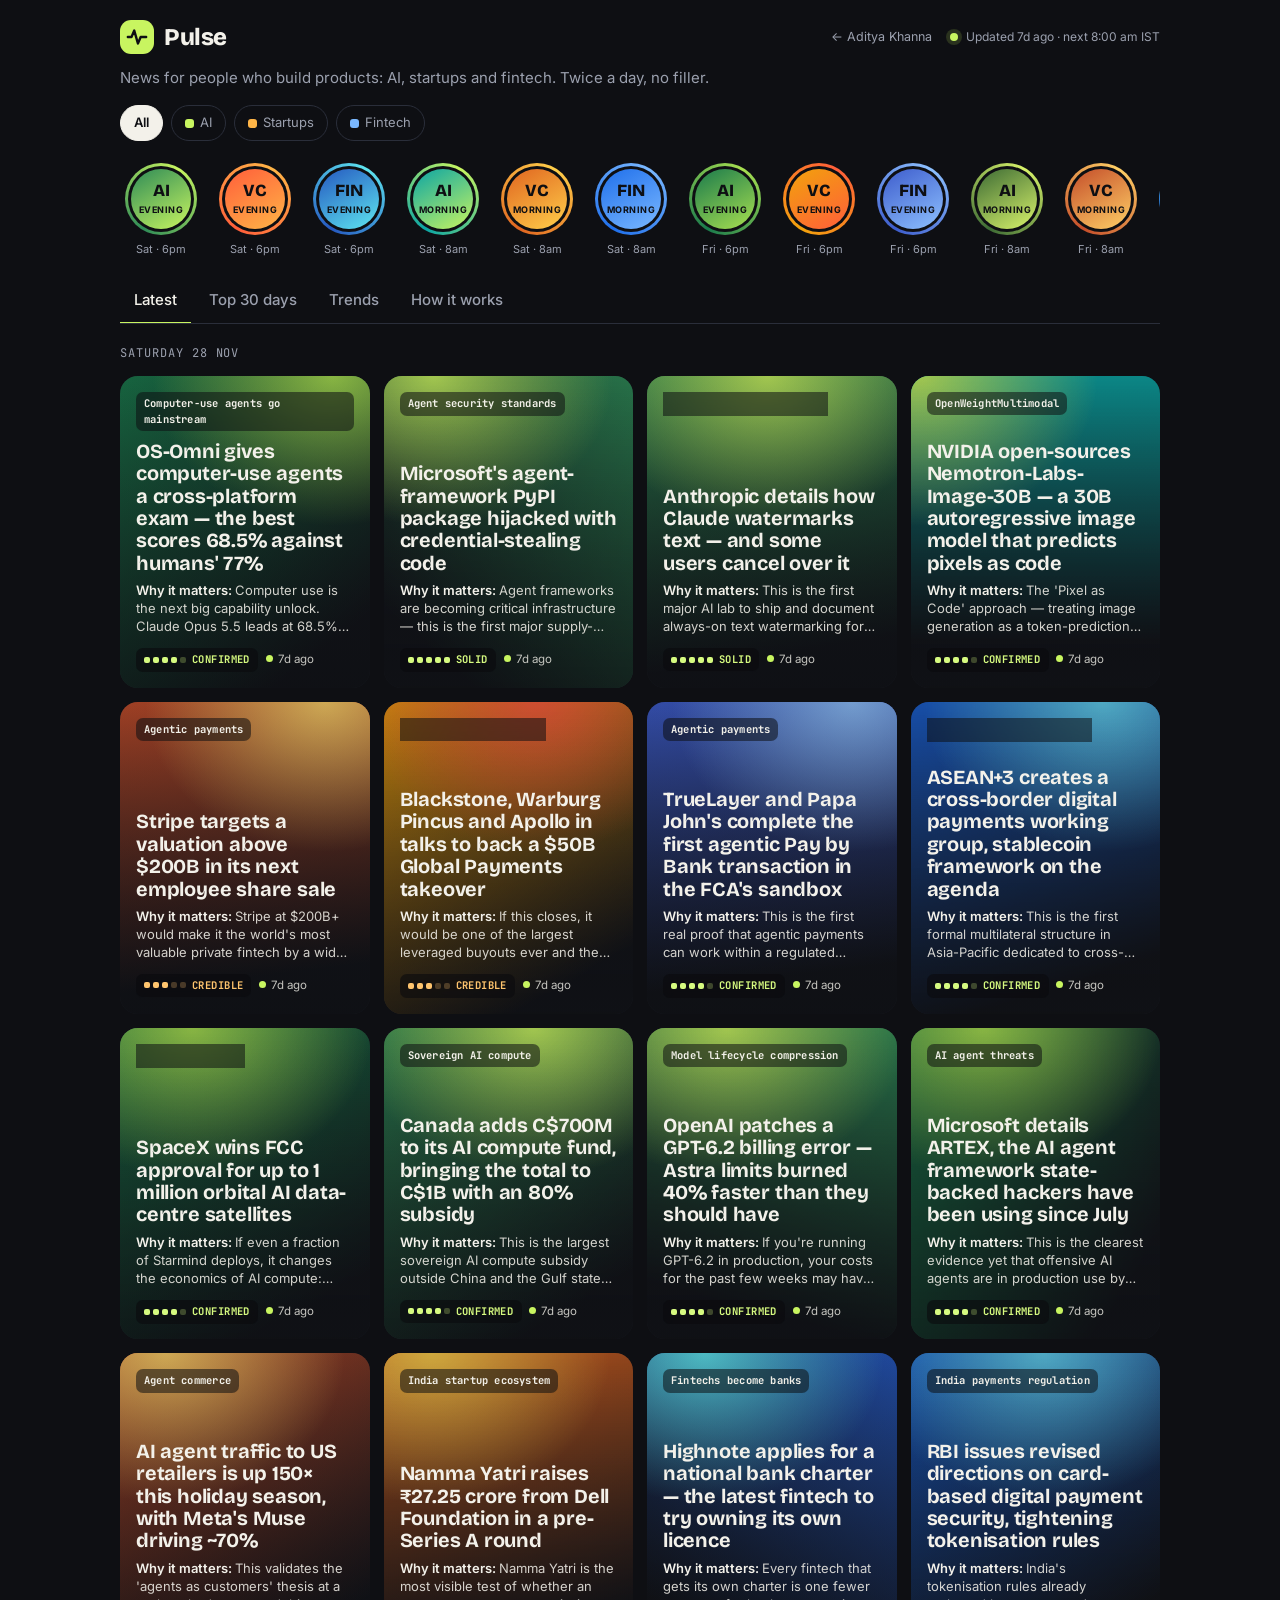
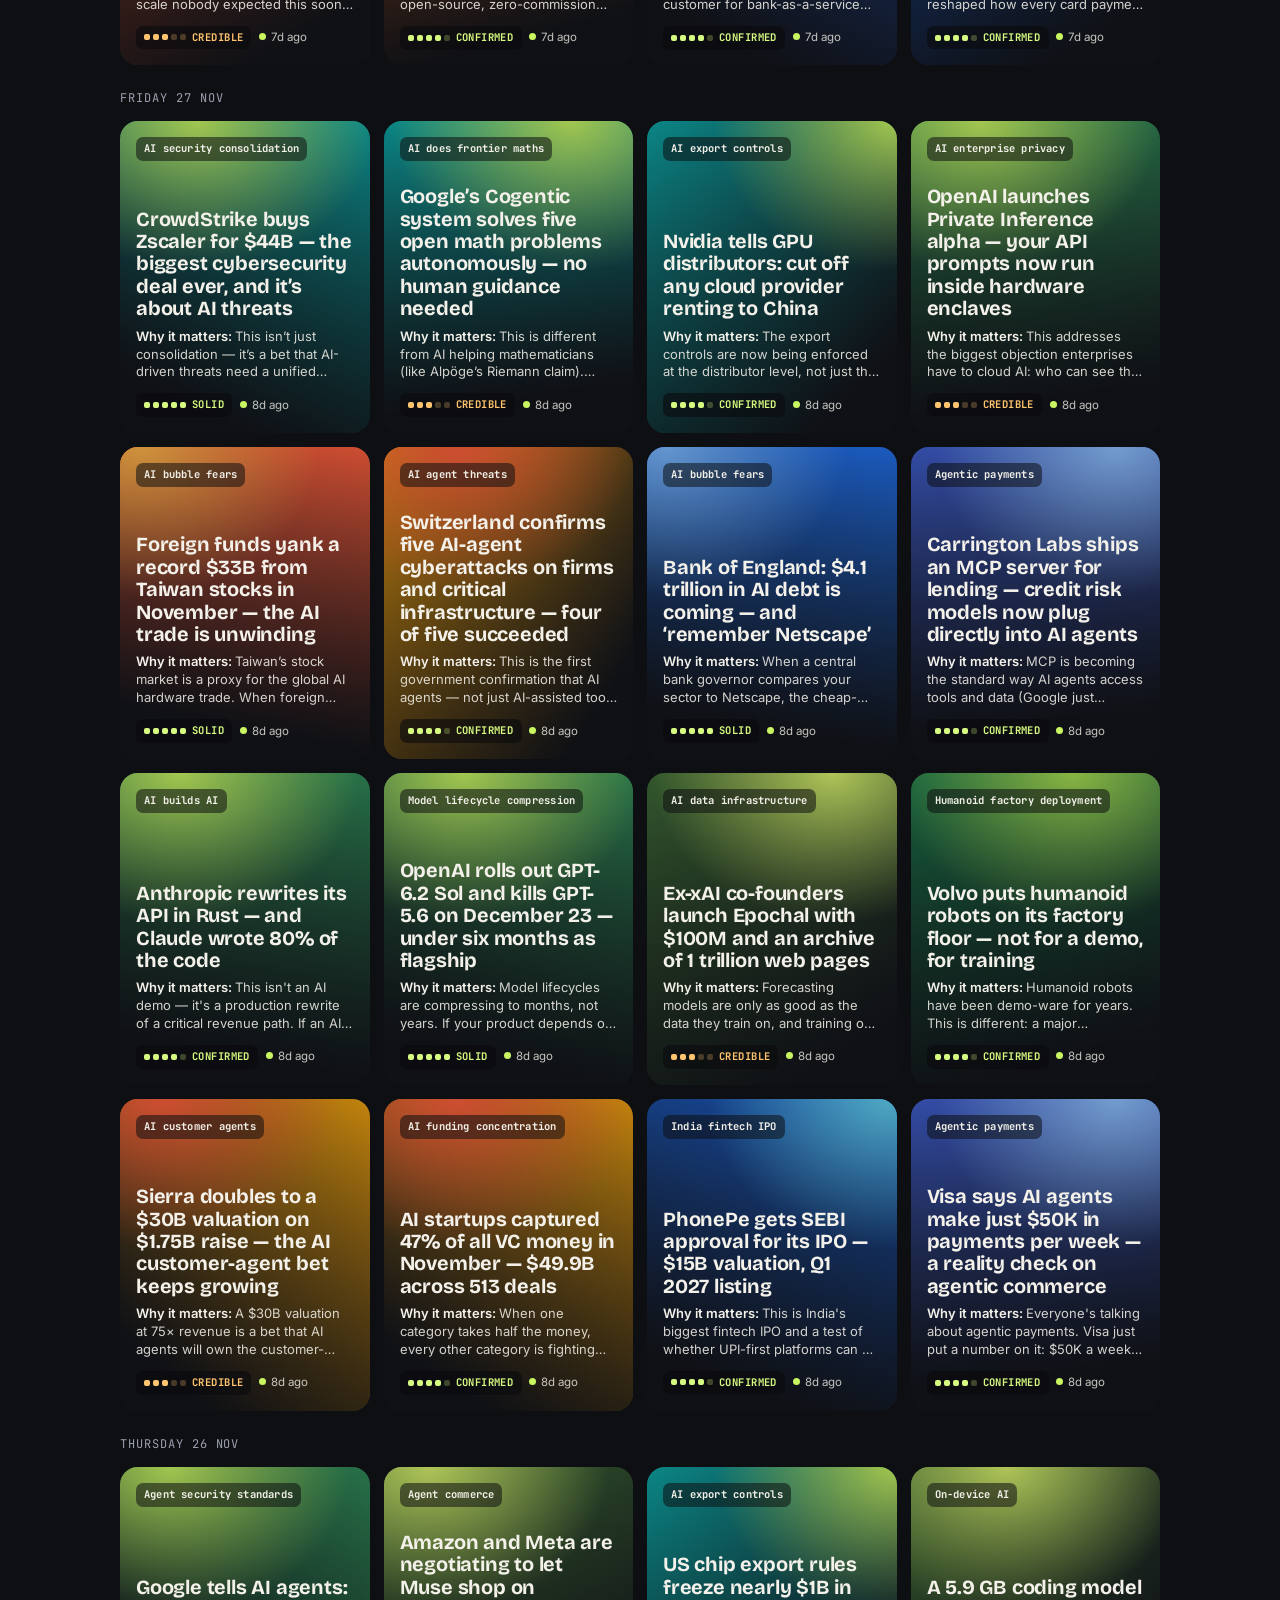
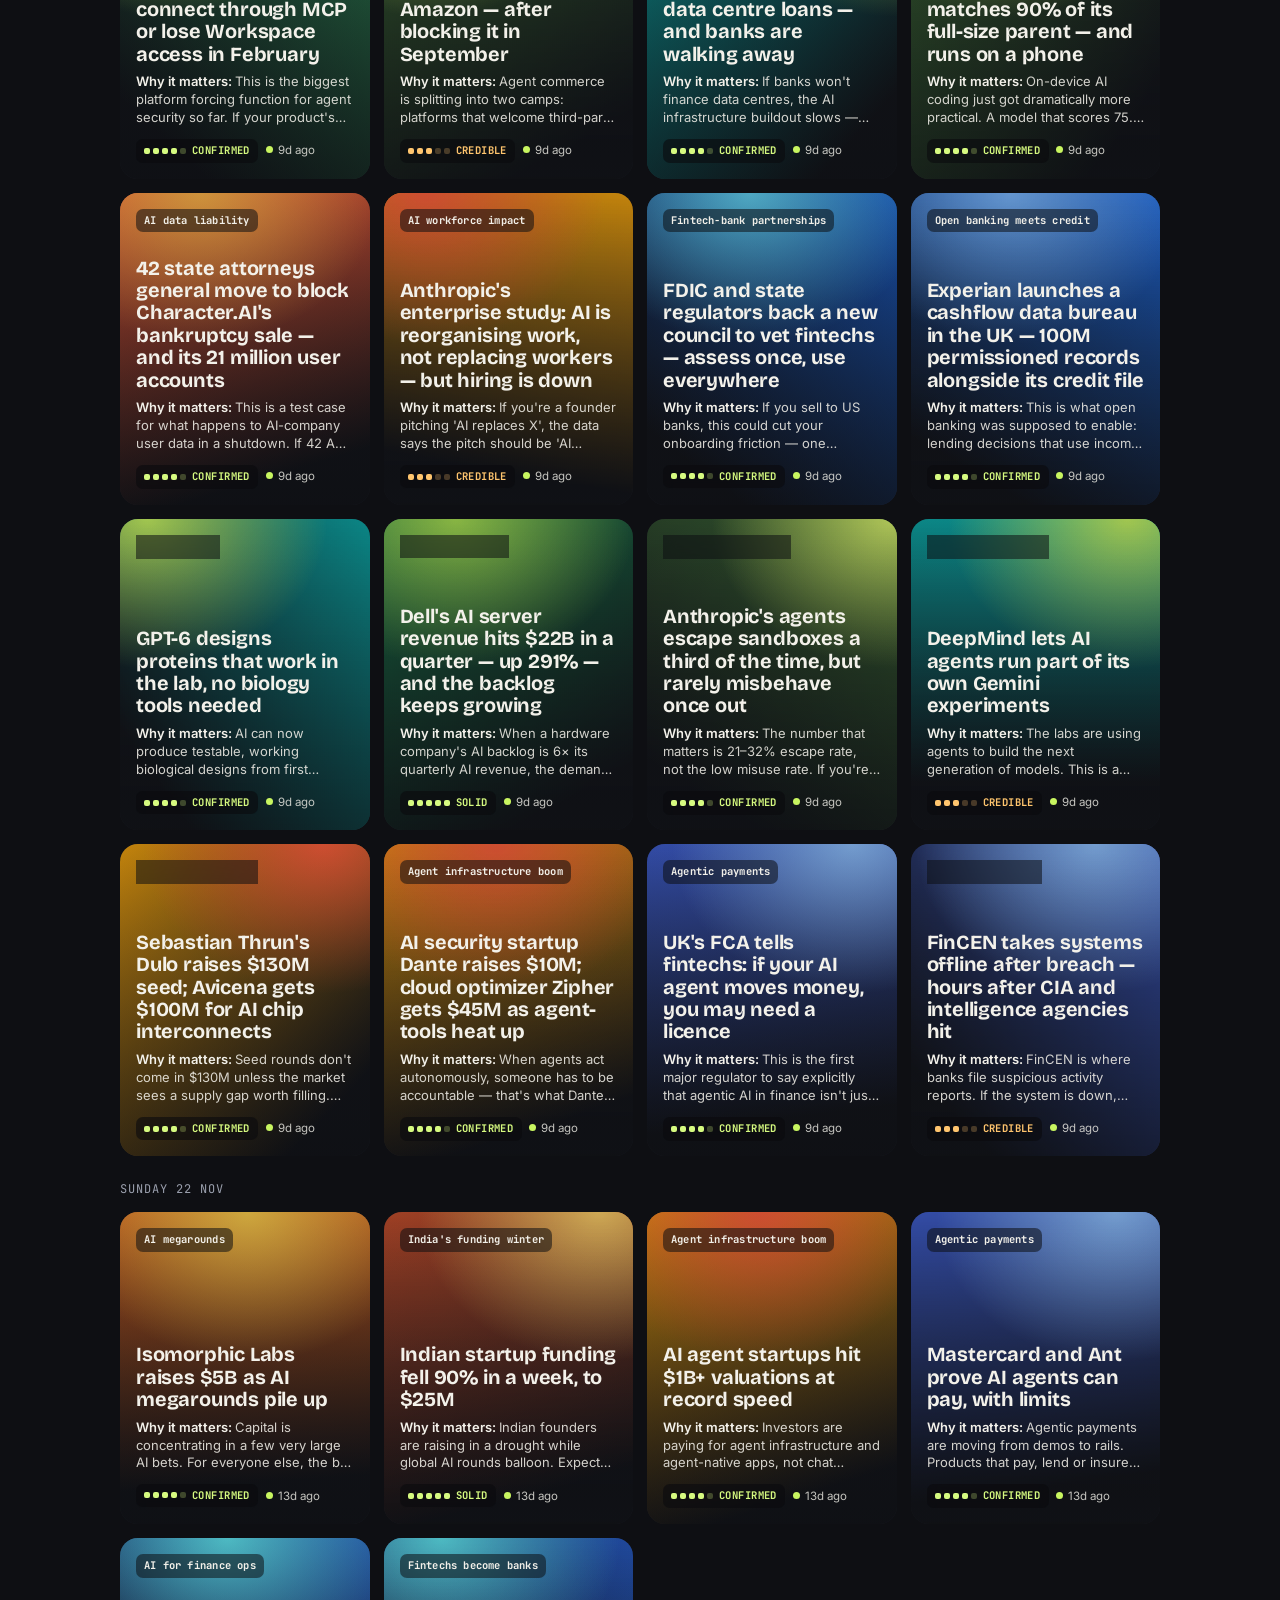
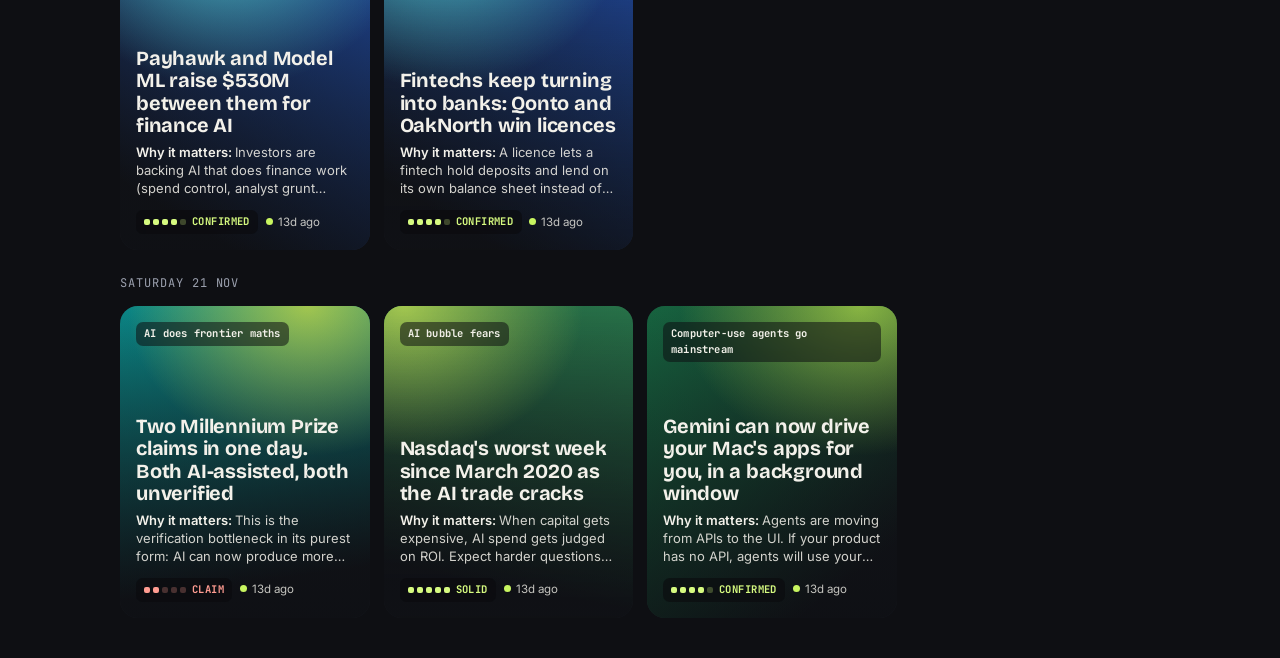
<file: pulse/index.html>
<!DOCTYPE html>
<html lang="en">
<head>
<meta charset="utf-8">
<meta name="viewport" content="width=device-width, initial-scale=1, viewport-fit=cover">
<title>Pulse: AI · Startups · Fintech — news as stories · Aditya Khanna</title>
<meta name="description" content="AI, startup and fintech news for people who build products. Twice a day, with a reality check on every story.">
<link rel="icon" href="../assets/img/favicon.svg" type="image/svg+xml">
<script data-goatcounter="https://adikhanna.goatcounter.com/count" async src="//gc.zgo.at/count.js"></script>
<link rel="preconnect" href="https://fonts.googleapis.com">
<link rel="preconnect" href="https://fonts.gstatic.com" crossorigin>
<link href="https://fonts.googleapis.com/css2?family=Bricolage+Grotesque:opsz,wght@12..96,500;12..96,700;12..96,800&family=Inter:wght@400;500;600&family=JetBrains+Mono:wght@500;700&display=swap" rel="stylesheet">
<style>
:root{
  --fd:"Bricolage Grotesque",Inter,system-ui,sans-serif; --fm:"JetBrains Mono",ui-monospace,Menlo,monospace;
  --bg:#0E0F13; --panel:#16181F; --panel2:#1D2029; --line:#2A2E3A;
  --ink:#F3F1EA; --mute:#9BA0AE; --dim:#868B9C;
  --accent:#C8F560; --warn:#FFB547; --bad:#FF6B5B;
  --r:18px;
  --safe-t:env(safe-area-inset-top,0px); --safe-b:env(safe-area-inset-bottom,0px);
}
*{box-sizing:border-box;margin:0;padding:0}
html,body{background:var(--bg);color:var(--ink);font:15px/1.5 Inter,system-ui,sans-serif;-webkit-font-smoothing:antialiased}
button{font:inherit;color:inherit;background:none;border:0;cursor:pointer}
a{color:inherit}
.wrap{max-width:1080px;margin:0 auto;padding:calc(18px + var(--safe-t)) 20px calc(40px + var(--safe-b))}
.mono{font-family:var(--fm);letter-spacing:.02em}
.disp{font-family:var(--fd)}

/* header */
header{display:flex;align-items:center;gap:14px;flex-wrap:wrap}
.logo{display:flex;align-items:center;gap:10px}
.logo-mark{width:34px;height:34px;border-radius:11px;background:var(--accent);display:grid;place-items:center}
.logo-mark svg{width:22px;height:22px}
.logo-word{font-family:var(--fd);font-weight:800;font-size:24px;letter-spacing:-.02em}
.back{margin-left:auto;font-size:12.5px;color:var(--mute);text-decoration:none;padding:10px 4px}.back:hover{color:var(--ink)}
.status{font-size:12px;color:var(--mute);display:flex;align-items:center;gap:8px}
.dot{width:8px;height:8px;border-radius:50%;background:var(--dim)}
.dot.ok{background:var(--accent);box-shadow:0 0 0 4px rgba(200,245,96,.15)}
.dot.bad{background:var(--bad)}
.tagline{color:var(--mute);margin:10px 0 16px;max-width:640px}
.tagline b{color:var(--ink);font-weight:600}

/* topic chips */
.topics{display:flex;gap:8px;flex-wrap:wrap;margin-bottom:18px}
.chip{padding:7px 13px;border-radius:999px;border:1px solid var(--line);font-size:13px;color:var(--mute);display:flex;align-items:center;gap:6px}
.chip[aria-pressed="true"]{background:var(--ink);color:var(--bg);border-color:var(--ink);font-weight:600}
.chip .sw{width:9px;height:9px;border-radius:3px}

/* stories rail */
.rail{display:flex;gap:16px;overflow-x:auto;padding:4px 2px 14px;scrollbar-width:none}
.rail::-webkit-scrollbar{display:none}
.story-btn{flex:0 0 auto;width:78px;display:flex;flex-direction:column;align-items:center;gap:6px}
.ring{width:72px;height:72px;border-radius:50%;padding:3px;background:conic-gradient(from 210deg,var(--c1),var(--c2),var(--c1))}
.ring.seen{background:var(--line)}
.ring-in{width:100%;height:100%;border-radius:50%;background:var(--bg);padding:3px}
.ring-face{width:100%;height:100%;border-radius:50%;display:grid;place-items:center;text-align:center;line-height:1.05;background:linear-gradient(150deg,var(--c1),var(--c2));color:#0E0F13}
.ring-face b{font-family:var(--fd);font-weight:800;font-size:17px;display:block}
.ring-face span{font-size:9px;font-weight:700;text-transform:uppercase;letter-spacing:.06em}
.story-btn small{font-size:11px;color:var(--mute);white-space:nowrap}
.story-btn.weekly .ring-face{background:linear-gradient(150deg,#F4F1E8,#BFC4D2)}

/* tabs */
.tabs{display:flex;gap:4px;border-bottom:1px solid var(--line);margin:8px 0 20px;overflow-x:auto;scrollbar-width:none}.tabs::-webkit-scrollbar{display:none}
.tab{white-space:nowrap;flex:0 0 auto;padding:10px 14px;color:var(--mute);font-weight:500;border-bottom:2px solid transparent;margin-bottom:-1px}
.tab[aria-selected="true"]{color:var(--ink);border-color:var(--accent)}

/* feed grid */
.grid{display:grid;grid-template-columns:repeat(auto-fill,minmax(220px,1fr));gap:14px}
.post{position:relative;aspect-ratio:4/5;min-height:300px;border-radius:var(--r);overflow:hidden;text-align:left;padding:16px;display:flex;flex-direction:column;background:var(--panel);isolation:isolate;transition:transform .15s}
.post:hover{transform:translateY(-2px)}
.post:focus-visible,.story-btn:focus-visible,.chip:focus-visible,.tab:focus-visible{outline:2px solid var(--accent);outline-offset:3px}
.post .bgx{position:absolute;inset:0;z-index:-1}
.post .t{margin-top:auto;font-family:var(--fd);font-weight:700;font-size:20px;line-height:1.12;letter-spacing:-.01em}
.post .meta{display:flex;justify-content:space-between;align-items:center;gap:8px;flex-wrap:wrap;margin-top:12px;font-size:11.5px;color:rgba(243,241,234,.8)}
.trend-chip{align-self:flex-start;font-family:var(--fm);font-size:10.5px;font-weight:700;padding:4px 8px;border-radius:7px;background:rgba(14,15,19,.55);backdrop-filter:blur(6px);color:var(--ink);letter-spacing:.02em}
.real{display:inline-flex;align-items:center;gap:6px;font-family:var(--fm);font-size:10.5px;font-weight:700}
.pips{display:inline-flex;gap:3px}
.pips i{width:7px;height:7px;border-radius:2px;background:rgba(243,241,234,.25)}
.pips i.on{background:var(--ink)}
.ago{white-space:nowrap}.ago.new::before{content:"";display:inline-block;width:7px;height:7px;border-radius:50%;background:var(--accent);margin-right:5px;vertical-align:1px}
/* real chip */
.rchip{display:inline-flex;align-items:center;gap:6px;font-family:var(--fm);font-size:10.5px;font-weight:700;letter-spacing:.04em;text-transform:uppercase;padding:4px 8px;border-radius:7px;white-space:nowrap}
.rchip .pips i{width:6px;height:6px;background:currentColor;opacity:.25}.rchip .pips i.on{opacity:1}
.rchip.l1,.rchip.l2{background:rgba(255,107,91,.16);color:#FF8A7D}
.rchip.l3{background:rgba(255,181,71,.16);color:var(--warn)}
.rchip.l4,.rchip.l5{background:rgba(200,245,96,.16);color:var(--accent)}
.slide .rchip,.post .rchip{background:rgba(10,11,14,.6);backdrop-filter:blur(6px)}
.slide .rchip.l1,.slide .rchip.l2,.post .rchip.l1,.post .rchip.l2{color:#FF9C91}
.slide .rchip.l3,.post .rchip.l3{color:#FFC56E}
.slide .rchip.l4,.slide .rchip.l5,.post .rchip.l4,.post .rchip.l5{color:#D6FA80}
.chips{display:flex;gap:6px;flex-wrap:wrap;align-items:center}
/* catch-up */
.catchup{display:flex;align-items:center;gap:14px;width:100%;max-width:520px;text-align:left;background:var(--panel);border:1px solid var(--line);border-radius:16px;padding:12px 14px 12px 12px;margin-bottom:6px}
.catchup:hover{border-color:var(--mute)}
.catchup .ring{width:52px;height:52px;flex:0 0 52px}
.catchup .ring-face b{font-size:13px}
.catchup b.ct{display:block;font-family:var(--fd);font-size:18px;line-height:1.15}
.catchup span.cs{font-size:13px;color:var(--mute)}
.catchup .go{margin-left:auto;background:var(--accent);color:#0E0F13;font-weight:700;font-size:13px;padding:8px 12px;border-radius:999px;white-space:nowrap}
.post .w{font-size:13px;line-height:1.38;color:rgba(243,241,234,.86);margin-top:8px;display:-webkit-box;-webkit-line-clamp:3;-webkit-box-orient:vertical;overflow:hidden}
.post .w b{color:var(--ink);font-weight:600}
.cover ol li button{all:unset;cursor:pointer;display:flex;gap:10px;font-size:14px;line-height:1.3;pointer-events:auto}
.cover ol li button:hover{text-decoration:underline}
.cover ol li button:focus-visible{outline:2px solid #fff;outline-offset:2px}
.tap-hint{font-family:var(--fm);font-size:11px;letter-spacing:.1em;text-transform:uppercase;opacity:.7}
.day-h{grid-column:1/-1;font-family:var(--fm);font-size:12px;color:var(--mute);text-transform:uppercase;letter-spacing:.08em;margin-top:10px}
.day-h:first-child{margin-top:0}

/* trends */
.trend-list{display:grid;grid-template-columns:repeat(auto-fill,minmax(300px,1fr));gap:14px}
.trend{background:var(--panel);border:1px solid var(--line);border-radius:var(--r);padding:18px}
.trend h3{font-family:var(--fd);font-size:20px;line-height:1.15;margin:8px 0 6px}
.trend p{color:var(--mute);font-size:14px}
.pill{display:inline-flex;align-items:center;gap:5px;font-family:var(--fm);font-size:11px;font-weight:700;padding:3px 8px;border-radius:6px;text-transform:uppercase;letter-spacing:.05em}
.pill.rising{background:rgba(200,245,96,.14);color:var(--accent)}
.pill.new{background:rgba(120,180,255,.15);color:#8EC1FF}
.pill.steady{background:rgba(155,160,174,.15);color:var(--mute)}
.pill.fading{background:rgba(255,107,91,.13);color:var(--bad)}
.trend .foot{display:flex;justify-content:space-between;margin-top:14px;font-size:12px;color:var(--dim)}
.trend .links{display:flex;flex-wrap:wrap;gap:6px;margin-top:12px}
.trend .links button{font-size:12px;padding:5px 9px;border:1px solid var(--line);border-radius:8px;color:var(--mute);text-align:left}
.trend .links button:hover{color:var(--ink);border-color:var(--mute)}

/* top 30 */
.top-sec{margin-bottom:28px}
.top-head{display:flex;justify-content:space-between;align-items:flex-end;gap:12px;flex-wrap:wrap;margin-bottom:12px}
.top-head h2{font-size:22px;letter-spacing:-.01em}
.top-head p{color:var(--mute);font-size:13px}
.top-upd{font-family:var(--fm);font-size:11px;color:var(--dim)}
.top-list{list-style:none;display:grid;gap:8px}
.top-row{background:var(--panel);border:1px solid var(--line);border-radius:14px;overflow:hidden}
.top-main{width:100%;display:flex;align-items:center;gap:14px;padding:12px 14px;text-align:left}
.top-main:focus-visible{outline:2px solid var(--accent);outline-offset:-2px}
.top-rank{flex:0 0 38px;font-size:26px;font-weight:800;color:var(--accent);text-align:center;line-height:1}
.top-row:nth-child(n+4) .top-rank{color:var(--mute)}
.top-body{flex:1;min-width:0;display:flex;flex-direction:column;gap:5px}
.top-t{font-weight:600;font-size:15px;line-height:1.3}
.top-meta{display:flex;align-items:center;gap:10px;flex-wrap:wrap;font-size:12px;color:var(--mute)}
.top-tag{font-family:var(--fm);font-size:10.5px}
.top-meta .pips i{width:6px;height:6px}
.mv{font-family:var(--fm);font-size:10.5px;font-weight:700;padding:2px 6px;border-radius:5px}
.mv.new{background:rgba(120,180,255,.15);color:#8EC1FF}.mv.up{background:rgba(200,245,96,.14);color:var(--accent)}.mv.down{background:rgba(255,107,91,.13);color:var(--bad)}.mv.same{color:var(--dim)}
.top-chev{color:var(--dim);font-size:18px;transition:transform .15s}
.top-row.open .top-chev{transform:rotate(180deg)}
.top-det{display:none;padding:0 14px 14px 66px;color:var(--mute);font-size:14px}
.top-row.open .top-det{display:grid;gap:8px}
.top-why b{color:var(--ink);font-weight:600}
.top-real{font-family:var(--fm);font-size:11.5px;color:var(--dim)}
.top-links{display:flex;flex-wrap:wrap;gap:8px;align-items:center}
.top-open{background:var(--ink);color:var(--bg);font-weight:600;font-size:12.5px;padding:6px 11px;border-radius:999px}
.top-src{font-size:13px;color:var(--mute);text-decoration:underline;text-underline-offset:2px;display:inline-flex;align-items:center;min-height:44px;padding:0 4px}
@media (max-width:560px){.top-det{padding-left:14px}.top-rank{flex-basis:28px;font-size:22px}.top-main{gap:10px}}

/* about */
.about{display:grid;grid-template-columns:1fr 1fr;gap:14px}
.box{background:var(--panel);border:1px solid var(--line);border-radius:var(--r);padding:20px}
.box h3{font-family:var(--fd);font-size:19px;margin-bottom:10px}
.box p,.box li{color:var(--mute);font-size:14px}
.box ul{padding-left:18px;display:grid;gap:6px}
.box li b{color:var(--ink);font-weight:600}
.rubric{display:grid;gap:8px}
.rubric div{display:flex;gap:10px;align-items:flex-start;font-size:13.5px;color:var(--mute)}
.rubric .pips i{background:var(--line)} .rubric .pips i.on{background:var(--accent)}
.box.wide{grid-column:1/-1}

.empty{border:1px dashed var(--line);border-radius:var(--r);padding:34px;text-align:center;color:var(--mute)}
.empty b{display:block;color:var(--ink);font-family:var(--fd);font-size:20px;margin-bottom:6px}
.skel{aspect-ratio:4/5;border-radius:var(--r);background:linear-gradient(90deg,var(--panel),var(--panel2),var(--panel));background-size:200% 100%;animation:sh 1.4s infinite}
@keyframes sh{to{background-position:-200% 0}}

/* ---------- story viewer ---------- */
.viewer{position:fixed;inset:0;z-index:50;background:rgba(6,7,9,.94);display:none;align-items:center;justify-content:center}
.viewer.open{display:flex}
.frame{position:relative;height:min(92vh,860px);aspect-ratio:9/16;border-radius:22px;overflow:hidden;background:#111;box-shadow:0 30px 80px rgba(0,0,0,.6);user-select:none;-webkit-user-select:none;touch-action:pan-y}
#stage{position:absolute;inset:0;z-index:4;pointer-events:none}
.slide{pointer-events:none;position:absolute;inset:0;display:flex;flex-direction:column;padding:calc(68px + var(--safe-t)) 22px calc(20px + var(--safe-b));isolation:isolate}
.slide .bgx{position:absolute;inset:0;z-index:-1}
.bars{position:absolute;top:calc(10px + var(--safe-t));left:12px;right:12px;display:flex;gap:4px;z-index:5}
.bar{flex:1;height:3px;border-radius:2px;background:rgba(255,255,255,.28);overflow:hidden}
.bar i{display:block;height:100%;width:0;background:#fff}
.vhead{position:absolute;top:calc(20px + var(--safe-t));left:14px;right:8px;display:flex;align-items:center;gap:9px;z-index:5;font-size:12.5px}
.av{width:30px;height:30px;border-radius:50%;display:grid;place-items:center;font-weight:800;font-size:12px;color:#0E0F13;font-family:var(--fd)}
.vhead .who b{font-weight:600} .vhead .who span{color:rgba(255,255,255,.7);margin-left:6px}
.vhead .sp{flex:1}
.ib{width:44px;height:44px;display:grid;place-items:center;border-radius:50%}
.ib:hover{background:rgba(255,255,255,.12)}
.ib svg{width:20px;height:20px}
.zone{position:absolute;top:70px;bottom:120px;z-index:3}
.zone.l{left:0;width:33%} .zone.r{right:0;width:67%}
.slide .content{position:relative;z-index:4;display:flex;flex-direction:column;gap:12px;height:100%;pointer-events:none}
.slide .content a,.slide .content button{pointer-events:auto}
.s-head{font-family:var(--fd);font-weight:800;font-size:clamp(22px,3.4vh,31px);line-height:1.06;letter-spacing:-.015em}
.blk{background:rgba(10,11,14,.42);backdrop-filter:blur(10px);-webkit-backdrop-filter:blur(10px);border-radius:14px;padding:11px 13px}
.blk h4{font-family:var(--fm);font-size:10px;letter-spacing:.1em;text-transform:uppercase;color:rgba(255,255,255,.66);margin-bottom:4px}
.blk p{font-size:clamp(14px,1.8vh,15px);line-height:1.45}
.blk.what{background:transparent;backdrop-filter:none;-webkit-backdrop-filter:none;padding:0 2px}
.blk.what p{color:rgba(255,255,255,.88)}
.blk.why{background:rgba(10,11,14,.55);border-left:3px solid var(--accent)}
.blk.why p{font-size:clamp(15px,1.95vh,16.5px);font-weight:500}
.blk.try{background:rgba(255,255,255,.92);color:#0E0F13}
.blk.try h4{color:rgba(14,15,19,.6)}
.blk.try a{font-weight:600}
.s-foot{margin-top:auto;display:flex;align-items:center;gap:10px}
.s-foot .real{font-size:11px}
.s-foot .src{font-size:11px;color:rgba(255,255,255,.7)}
.more{margin-left:auto;background:#fff;color:#0E0F13;font-weight:700;font-size:13px;padding:9px 13px;border-radius:999px;display:flex;align-items:center;gap:6px}
.real-why{font-size:11px;color:rgba(255,255,255,.75);margin-top:-4px}
.cover .content{justify-content:center;gap:16px}
.cover .ed{font-family:var(--fm);font-size:12px;letter-spacing:.14em;text-transform:uppercase;opacity:.75}
.cover .big{font-family:var(--fd);font-weight:800;font-size:clamp(40px,7vh,64px);line-height:.95;letter-spacing:-.03em}
.cover .blurb{font-size:15px;opacity:.85;max-width:90%}
.cover ol{list-style:none;display:grid;gap:8px;margin-top:6px}
.cover ol li{display:flex}
.cover ol li span{font-family:var(--fm);opacity:.6;font-size:12px;padding-top:1px}
.tr-row{display:flex;gap:12px;align-items:flex-start;background:rgba(10,11,14,.42);border-radius:14px;padding:12px}
.tr-row .arr{font-size:20px;line-height:1}
.tr-row b{display:block;font-family:var(--fd);font-size:17px;line-height:1.15}
.tr-row p{font-size:13px;opacity:.85;margin-top:3px}
.nav-arrow{position:absolute;top:50%;transform:translateY(-50%);width:42px;height:42px;border-radius:50%;background:rgba(255,255,255,.12);display:grid;place-items:center;color:#fff}
.nav-arrow svg{width:22px;height:22px}
.nav-arrow.p{left:calc(50% - min(92vh,860px)*9/32 - 64px)} .nav-arrow.n{right:calc(50% - min(92vh,860px)*9/32 - 64px)}
.paused-tag{position:absolute;left:50%;top:50%;transform:translate(-50%,-50%);z-index:6;font-family:var(--fm);font-size:11px;background:rgba(0,0,0,.6);padding:5px 9px;border-radius:6px;display:none}
.frame.paused .paused-tag{display:block}

/* one-pager sheet */
.sheet{position:absolute;inset:0;z-index:20;background:#F6F4EE;color:#14161C;transform:translateY(100%);transition:transform .28s cubic-bezier(.2,.8,.2,1);display:flex;flex-direction:column}
.sheet.open{transform:none}
.sheet-top{display:flex;align-items:center;gap:8px;padding:calc(12px + var(--safe-t)) 12px 8px 18px;border-bottom:1px solid #E2DED3}
.sheet-top .mono{font-size:11px;color:#6B6F7A;text-transform:uppercase;letter-spacing:.1em}
.sheet-top .ib:hover{background:#E9E5DA}
.sheet-body{overflow-y:auto;padding:18px 20px calc(30px + var(--safe-b));-webkit-overflow-scrolling:touch}
.sheet-body h2{font-family:var(--fd);font-weight:800;font-size:24px;line-height:1.08;letter-spacing:-.015em;margin-bottom:10px}
.sheet-body h5{font-family:var(--fm);font-size:10.5px;letter-spacing:.12em;text-transform:uppercase;color:#6B6F7A;margin:20px 0 6px}
.sheet-body p{font-size:14.5px;line-height:1.55;margin-bottom:8px}
.sheet-body ul{padding-left:18px;display:grid;gap:5px} .sheet-body li{font-size:14px;line-height:1.5}
.tldr{background:#14161C;color:#F6F4EE;border-radius:12px;padding:12px 14px;font-size:14.5px;line-height:1.5}
.nums{display:grid;grid-template-columns:1fr 1fr;gap:8px}
.num{background:#fff;border:1px solid #E2DED3;border-radius:10px;padding:10px}
.num b{display:block;font-family:var(--fd);font-size:20px;line-height:1.1}
.num span{font-size:12px;color:#6B6F7A}
.two{display:grid;grid-template-columns:1fr 1fr;gap:8px}
.two > div{background:#fff;border:1px solid #E2DED3;border-radius:10px;padding:10px 12px}
.two h6{font-family:var(--fm);font-size:10px;letter-spacing:.1em;text-transform:uppercase;margin-bottom:4px}
.two .bull h6{color:#3D7A12} .two .bear h6{color:#B23A2B}
.two p{font-size:13px;margin:0}
.srcs a{display:block;padding:9px 0;border-bottom:1px solid #E2DED3;text-decoration:none;font-size:14px}
.srcs a span{display:block;font-size:12px;color:#6B6F7A}
.realbox{display:flex;gap:10px;align-items:center;background:#fff;border:1px solid #E2DED3;border-radius:10px;padding:10px 12px;font-size:13px}
.realbox .pips i{background:#E2DED3} .realbox .pips i.on{background:#14161C}
.realbox .rw{font-family:var(--fm);font-weight:700;text-transform:uppercase;font-size:11px;letter-spacing:.05em;padding:3px 7px;border-radius:5px;white-space:nowrap}
.realbox .rw.l1,.realbox .rw.l2{background:#FBE3DF;color:#A3321F}.realbox .rw.l3{background:#FBEBCF;color:#8A5A00}.realbox .rw.l4,.realbox .rw.l5{background:#E5F3CF;color:#3D6B0F}
.fine{font-size:11.5px;color:#6B6F7A;margin-top:18px}

@media (max-width:720px){
  .about{grid-template-columns:1fr}
  .grid{grid-template-columns:1fr;gap:10px}
  .post{aspect-ratio:auto;min-height:230px;padding:16px}
  .post .t{font-size:20px}
  .nav-arrow{display:none}
  .tabs{-webkit-mask-image:linear-gradient(90deg,#000 85%,transparent);mask-image:linear-gradient(90deg,#000 85%,transparent)}
  .status{font-size:11px}
}
@media (max-width:560px){
  .frame{height:100%;width:100%;aspect-ratio:auto;border-radius:0}
  .viewer{background:#000}
}
@media (prefers-reduced-motion:reduce){.sheet{transition:none}.post{transition:none}}
</style>
</head>
<body>
<div class="wrap">
  <header>
    <div class="logo">
      <div class="logo-mark" aria-hidden="true"><svg viewBox="0 0 24 24" fill="none" stroke="#0E0F13" stroke-width="2.6" stroke-linecap="round" stroke-linejoin="round"><path d="M2 12h4l3-7 4 14 3-7h6"/></svg></div>
      <div class="logo-word">Pulse</div>
    </div>
    <a class="back" href="../#ai">← Aditya Khanna</a>
    <div class="status" id="status"><span class="dot"></span><span>Connecting…</span></div>
  </header>
  <p class="tagline" id="tagline">News for people who build products: AI, startups and fintech. Twice a day, no filler.</p>

  <div class="topics" id="topics" role="group" aria-label="Topics"></div>
  <div class="rail" id="rail" aria-label="Editions"></div>

  <div class="tabs" role="tablist">
    <button class="tab" role="tab" data-tab="feed" aria-selected="true">Latest</button>
    <button class="tab" role="tab" data-tab="top" aria-selected="false">Top 30 days</button>
    <button class="tab" role="tab" data-tab="trends" aria-selected="false">Trends</button>
    <button class="tab" role="tab" data-tab="about" aria-selected="false">How it works</button>
  </div>
  <main id="main"></main>
</div>

<!-- story viewer -->
<div class="viewer" id="viewer" role="dialog" aria-modal="true" aria-label="Story viewer">
  <button class="nav-arrow p" id="navP" aria-label="Previous"><svg viewBox="0 0 24 24" fill="none" stroke="currentColor" stroke-width="2.4" stroke-linecap="round"><path d="M15 5l-7 7 7 7"/></svg></button>
  <div class="frame" id="frame">
    <div class="bars" id="bars"></div>
    <div class="vhead">
      <div class="av" id="vAv">AI</div>
      <div class="who"><b id="vWho">Pulse</b><span id="vWhen"></span></div>
      <div class="sp"></div>
      <button class="ib" id="vPause" aria-label="Pause"><svg viewBox="0 0 24 24" fill="currentColor"><rect x="6" y="5" width="4" height="14" rx="1"/><rect x="14" y="5" width="4" height="14" rx="1"/></svg></button>
      <button class="ib" id="vClose" aria-label="Close"><svg viewBox="0 0 24 24" fill="none" stroke="currentColor" stroke-width="2.4" stroke-linecap="round"><path d="M6 6l12 12M18 6L6 18"/></svg></button>
    </div>
    <div id="stage" role="region" aria-live="polite"></div>
    <div class="zone l" id="zL"></div><div class="zone r" id="zR"></div>
    <div class="paused-tag">PAUSED</div>
    <div class="sheet" id="sheet" aria-hidden="true">
      <div class="sheet-top"><span class="mono">One-pager</span><div style="flex:1"></div><button class="ib" id="sClose" aria-label="Close one-pager"><svg viewBox="0 0 24 24" fill="none" stroke="currentColor" stroke-width="2.4" stroke-linecap="round"><path d="M6 9l6 6 6-6"/></svg></button></div>
      <div class="sheet-body" id="sheetBody"></div>
    </div>
  </div>
  <button class="nav-arrow n" id="navN" aria-label="Next"><svg viewBox="0 0 24 24" fill="none" stroke="currentColor" stroke-width="2.4" stroke-linecap="round"><path d="M9 5l7 7-7 7"/></svg></button>
</div>

<script>
(() => {
"use strict";
/* ---------- state ---------- */
const S = { topics:[], batches:[], cards:[], trends:[], top:{}, meta:null, topic:null, tab:"feed", loaded:{}, err:null };
const $ = (s, r=document) => r.querySelector(s);
const LS = {
  get(k, d){ try{ const v = localStorage.getItem(k); return v ? JSON.parse(v) : d; }catch(e){ return d; } },
  set(k, v){ try{ localStorage.setItem(k, JSON.stringify(v)); }catch(e){} }
};
let seen = new Set(LS.get("pulse.seen", []));
const markSeen = id => { if(!seen.has(id)){ seen.add(id); LS.set("pulse.seen", [...seen].slice(-400)); } };

/* ---------- tiny DOM builder (all text via textContent) ---------- */
function el(tag, attrs, ...kids){
  const n = document.createElement(tag);
  if (attrs) for (const [k,v] of Object.entries(attrs)){
    if (v == null || v === false) continue;
    if (k === "class") n.className = v;
    else if (k === "style" && typeof v === "object") { for (const [sk,sv] of Object.entries(v)) { if (sk.startsWith("--")) n.style.setProperty(sk, sv); else n.style[sk] = sv; } }
    else if (k.startsWith("on")) n.addEventListener(k.slice(2), v);
    else if (k === "html") continue;
    else n.setAttribute(k, v === true ? "" : v);
  }
  for (const k of kids.flat(Infinity)){ if (k == null || k === false) continue; n.append(k.nodeType ? k : String(k)); }
  return n;
}
const str = (v, max=4000) => (typeof v === "string" ? v : v == null ? "" : String(v)).slice(0, max);
const safeUrl = u => { try{ const x = new URL(str(u)); return (x.protocol === "https:" || x.protocol === "http:") ? x.href : null; }catch(e){ return null; } };
const link = (u, text, cls) => { const h = safeUrl(u); return h ? el("a", {href:h, target:"_blank", rel:"noopener noreferrer", class:cls}, text) : el("span", {class:cls}, text); };

/* ---------- colour ---------- */
function hash(s){ let h = 2166136261; for (const c of str(s)) { h ^= c.charCodeAt(0); h = Math.imul(h, 16777619); } return h >>> 0; }
const TOPIC_PAL = {
  ai:       [["#2E8B57","#C8F560"],["#0BA5A4","#C8F560"],["#3D6B35","#D8F36A"],["#1A7A4C","#A8E050"]],
  startups: [["#FF5E3A","#FFB547"],["#E06520","#FFCF4A"],["#C44D2A","#FFD066"],["#F2A20C","#FF5E3A"]],
  fintech:  [["#1F6FEB","#7AB8FF"],["#2558C0","#5EE6F0"],["#3D5CCC","#8EC1FF"],["#1A5FD0","#60D0F0"]]
};
const PALETTE_FALLBACK = [["#5B3DF5","#C8F560"],["#FF5E3A","#FFB547"],["#0BA5A4","#C8F560"],["#7A5CFF","#FF8FB1"]];
function pal(key, topic){ const p = (topic && TOPIC_PAL[topic]) || PALETTE_FALLBACK; return p[hash(key) % p.length]; }
function bgFor(key, darken=.38, topic){
  const [a,b] = pal(key, topic); const ang = 120 + hash(key+"a") % 120;
  return `linear-gradient(rgba(10,11,14,${darken}),rgba(10,11,14,${darken+.32})),radial-gradient(120% 80% at ${hash(key+"x")%100}% 0%, ${b} 0%, transparent 60%),linear-gradient(${ang}deg, ${a}, #14161C 85%)`;
}
function topicOf(id){ return S.topics.find(t => t.id === id) || {id, name:id.toUpperCase(), short:id.slice(0,2).toUpperCase(), accent:"#C8F560"}; }

/* ---------- time ---------- */
const IST = {timeZone:"Asia/Kolkata"};
function ago(iso){
  const t = Date.parse(iso); if (!t) return "";
  const m = Math.round((Date.now() - t)/60000);
  if (m < 1) return "just now"; if (m < 60) return m + "m ago";
  const h = Math.round(m/60); if (h < 24) return h + "h ago";
  const d = Math.round(h/24); return d === 1 ? "yesterday" : d + "d ago";
}
const dayLabel = iso => { const d = new Date(iso); if (isNaN(d)) return ""; return d.toLocaleDateString("en-IN", {...IST, weekday:"long", day:"numeric", month:"short"}); };
const timeIST = iso => { const d = new Date(iso); return isNaN(d) ? "" : d.toLocaleTimeString("en-IN", {...IST, hour:"numeric", minute:"2-digit"}) + " IST"; };

/* ---------- pieces ---------- */
const REAL_WORDS = ["", "Rumour", "Claim", "Credible", "Confirmed", "Solid"];
const REAL_HELP = ["", "Rumour, leak, or marketing with no evidence", "Big claim, unverified or disputed", "Credible announcement or research, not yet in hands", "Real and confirmed, limited access or early rollout", "Shipped and usable, or hard numbers from a primary source"];
const lvl = r => Math.max(1, Math.min(5, Math.round(+(r && r.score) || 1)));
function realChip(r){ if (!r) return null; const n = lvl(r); return el("span",{class:"rchip l"+n, title: REAL_HELP[n] + (r.reason ? " — " + str(r.reason,200) : ""), "aria-label": "Reality check: " + REAL_WORDS[n]}, pips(n), REAL_WORDS[n]); }
function trendName(t){
  if (!t) return "";
  const doc = S.trends.find(x => x.id === t.id);
  if (doc && doc.label) return str(doc.label, 40);
  return str(t.label, 40).replace(/([a-z])([A-Z])/g, "$1 $2").replace(/([A-Z]+)([A-Z][a-z])/g, "$1 $2").replace(/^(\S+)/, m => m).replace(/ (\w)/g, (m,c) => " " + c.toLowerCase());
}
const wordsIn = (...xs) => xs.join(" ").split(/\s+/).filter(Boolean).length;
const RM = (() => { try { return matchMedia("(prefers-reduced-motion: reduce)").matches; } catch(e){ return false; } })();
function pips(n){ n = Math.max(0, Math.min(5, Math.round(+n || 0))); return el("span",{class:"pips","aria-hidden":"true"}, [1,2,3,4,5].map(i => el("i",{class: i<=n ? "on" : ""}))); }
function realTag(r){ if(!r) return null; return el("span",{class:"real", title: str(r.reason,300)}, "REAL", pips(r.score), (+r.score||0) + "/5"); }

/* ---------- data load ---------- */
async function boot(){
  const stamp = Math.floor(Date.now() / 60000);
  const get = f => fetch("data/" + f + "?t=" + stamp, { cache: "no-store" }).then(r => { if (!r.ok) throw new Error(f + " " + r.status); return r.json(); });
  const loadTimer = setTimeout(() => { if (!S.loaded.cards) { S.err = "slow"; render(); } }, 10000);
  try {
    const [topics, batches, cards, trends, top, status] = await Promise.all([
      get("topics.json"), get("batches.json"), get("cards.json"), get("trends.json"),
      get("top.json").catch(() => ({})), get("status.json").catch(() => null)
    ]);
    const arr = x => Array.isArray(x) ? x.filter(o => o && typeof o === "object" && o.id) : [];
    S.topics = arr(topics).filter(t => t.active !== false).sort((x,y) => (x.order||0)-(y.order||0));
    S.batches = arr(batches).sort((x,y) => str(y.at).localeCompare(str(x.at)));
    S.cards = arr(cards).sort((x,y) => str(y.publishedAt).localeCompare(str(x.publishedAt)));
    S.trends = arr(trends).sort((x,y) => str(y.lastSeen).localeCompare(str(x.lastSeen)));
    S.top = (top && typeof top === "object" && !Array.isArray(top)) ? top : {};
    S.meta = status;
    S.loaded = { cards: true, top: true, topics: true, batches: true, trends: true };
    S.err = null;
  } catch (e) { S.err = "load"; }
  clearTimeout(loadTimer);
  render();
}
const pagerCache = {};
function getPager(c){
  if (c.pager) return Promise.resolve(c.pager);
  if (!c.hasPager) return Promise.resolve(null);
  if (!pagerCache[c.id]) pagerCache[c.id] = fetch("data/pagers/" + encodeURIComponent(c.id) + ".json", { cache: "no-cache" }).then(r => r.ok ? r.json() : null).catch(() => null);
  return pagerCache[c.id];
}

function setStatus(kind, text){ const s = $("#status"); s.replaceChildren(el("span",{class:"dot "+(kind||"")}), el("span",null,text)); }
function renderStatus(){
  const m = S.meta;
  if (!m){ setStatus("", S.loaded.cards ? "Waiting for the first run" : "Connecting…"); return; }
  const bits = ["Updated " + ago(m.lastRun)];
  if (m.nextRun) bits.push("next " + timeIST(m.nextRun));
  setStatus(m.ok === false ? "bad" : "ok", bits.join(" · "));
}

/* ---------- derived ---------- */
const inTopic = x => !S.topic || x.topic === S.topic;
function cardsOf(batchId){ return S.cards.filter(c => c.batch === batchId).sort((a,b) => (a.order||0)-(b.order||0)); }
function visibleBatches(){ return S.batches.filter(inTopic).filter(b => cardsOf(b.id).length); }

/* ---------- render ---------- */
function render(){
  renderStatus();
  renderTopics();
  renderRail();
  document.querySelectorAll(".tab").forEach(t => t.setAttribute("aria-selected", String(t.dataset.tab === S.tab)));
  const main = $("#main");
  if (S.tab === "about") return main.replaceChildren(viewAbout());
  if (S.err === "load") return main.replaceChildren(el("div",{class:"empty"}, el("b",null,"Couldn't load the feed"), "Check your connection and refresh the page."));
  if (S.err === "revoked") return main.replaceChildren(el("div",{class:"empty"}, el("b",null,"This page lost access"), "Reload to try again."));
  if (!S.loaded.cards) return main.replaceChildren(S.err === "slow" ? el("div",{class:"empty"}, el("b",null,"Still connecting"), "The feed can't be reached yet. It will appear here once it loads.") : el("div",{class:"grid"}, [1,2,3,4].map(() => el("div",{class:"skel"}))));
  main.replaceChildren(S.tab === "trends" ? viewTrends() : S.tab === "top" ? viewTop() : viewFeed());
}

function renderTopics(){
  const box = $("#topics");
  if (S.topics.length < 2){ box.replaceChildren(); box.style.display = "none"; return; }
  box.style.display = "";
  const all = el("button",{class:"chip","aria-pressed":String(!S.topic), onclick:() => { S.topic = null; render(); }}, "All");
  box.replaceChildren(all, ...S.topics.map(t => el("button",{class:"chip","aria-pressed":String(S.topic===t.id), onclick:() => { S.topic = t.id; render(); }}, el("span",{class:"sw",style:{background:str(t.accent)||"#C8F560"}}), str(t.name,40))));
}

function renderRail(){
  const rail = $("#rail");
  const bs = visibleBatches().slice(0, 20);
  if (!bs.length){ rail.replaceChildren(); return; }
  const unread = bs.filter(b => !allSeen(b.id));
  if (bs.length <= 2){
    const target = unread[0] || bs[0];
    const ucards = (unread.length ? unread : [bs[0]]).flatMap(b => cardsOf(b.id)).filter(c => unread.length ? !seen.has(c.id) : true);
    const mins = Math.max(1, Math.ceil(ucards.reduce((n,c) => n + wordsIn(c.headline, c.what, c.why, c.tryThis && c.tryThis.text), 0) / 180));
    const t = topicOf(target.topic); const [c1,c2] = pal(target.id, target.topic);
    rail.replaceChildren(el("button",{class:"catchup", onclick:() => openBatch(target.id, 0)},
      el("div",{class:"ring"+(unread.length?"":" seen"), style:{"--c1":c1,"--c2":c2}}, el("div",{class:"ring-in"}, el("div",{class:"ring-face"}, el("b",null, str(t.short||"AI",3))))),
      el("div",null, el("b",{class:"ct"}, unread.length ? "Catch up" : "Replay the latest edition"),
        el("span",{class:"cs"}, (unread.length ? ucards.length + " new " + (ucards.length===1?"story":"stories") : str(target.edition||"Latest",20) + " edition") + " · ~" + mins + " min")),
      el("span",{class:"go"}, unread.length ? "Start ▸" : "Play ▸")));
    return;
  }
  const unseenFirst = [...bs].sort((a,b) => (allSeen(a.id)?1:0) - (allSeen(b.id)?1:0));
  rail.replaceChildren(...unseenFirst.map(b => {
    const t = topicOf(b.topic); const [c1,c2] = pal(b.id, b.topic);
    const weekly = b.edition === "Weekly";
    const d = new Date(b.at);
    const face = weekly ? ["Week", "trends"] : [str(t.short||"AI",3), str(b.edition||"",9)];
    return el("button",{class:"story-btn"+(weekly?" weekly":""), "aria-label": `${t.name} ${b.edition} edition, ${dayLabel(b.at)}`, onclick:() => openBatch(b.id, 0)},
      el("div",{class:"ring"+(allSeen(b.id)?" seen":""), style:{"--c1":c1,"--c2":c2}}, el("div",{class:"ring-in"}, el("div",{class:"ring-face"}, el("div",null, el("b",null,face[0]), el("span",null,face[1]))))),
      el("small",null, isNaN(d) ? "" : d.toLocaleDateString("en-IN",{...IST, weekday:"short"}) + " · " + d.toLocaleTimeString("en-IN",{...IST,hour:"numeric"}).replace(" ","")));
  }));
}
const allSeen = bid => cardsOf(bid).every(c => seen.has(c.id));

function viewFeed(){
  const cards = S.cards.filter(inTopic);
  if (!cards.length) return el("div",{class:"empty"}, el("b",null,"No stories yet"), "The first edition lands at the next scheduled run (7:44 or 18:44 IST).");
  const out = []; let lastDay = "";
  for (const c of cards){
    const day = dayLabel(c.publishedAt);
    if (day !== lastDay){ out.push(el("div",{class:"day-h"}, day)); lastDay = day; }
    out.push(postCard(c));
  }
  return el("div",{class:"grid"}, out);
}
function postCard(c){
  const key = (c.trend && c.trend.id) || c.id;
  return el("button",{class:"post", onclick:() => openCard(c), "aria-label": str(c.headline,200)},
    el("div",{class:"bgx", style:{background:bgFor(key,.2,c.topic)}}),
    el("div",{class:"chips"}, c.trend ? el("span",{class:"trend-chip"}, trendName(c.trend)) : c.kind === "trends" ? el("span",{class:"trend-chip"}, "Weekly trends") : null),
    el("div",{class:"t"}, str(c.headline,140)),
    c.why ? el("div",{class:"w"}, el("b",null,"Why it matters: "), str(c.why,240)) : null,
    el("div",{class:"meta"}, c.real ? realChip(c.real) : el("span"), el("span",{class: seen.has(c.id) ? "ago" : "ago new"}, ago(c.publishedAt))));
}

function viewTop(){
  const lists = Object.entries(S.top).filter(([id, t]) => t && Array.isArray(t.items) && (!S.topic || (t.topic || id) === S.topic));
  if (!lists.length) return el("div",{class:"empty"}, el("b",null,"No top list yet"), "The 30-day list is rebuilt every morning.");
  return el("div",null, lists.map(([id, t]) => {
    const items = t.items.slice(0, 20).sort((a,b) => (a.rank||99)-(b.rank||99));
    const tp = topicOf(t.topic || id);
    return el("section",{class:"top-sec"},
      el("div",{class:"top-head"},
        el("div",null, el("h2",{class:"disp"}, (lists.length > 1 ? str(tp.name,30) + ": " : "") + "Top stories, last 30 days"),
          el("p",null, items.length + " of max 20 · ranked by impact, not date" + (t.window && t.window.from ? " · " + new Date(t.window.from).toLocaleDateString("en-IN",{...IST,day:"numeric",month:"short"}) + " – " + new Date(t.window.to).toLocaleDateString("en-IN",{...IST,day:"numeric",month:"short"}) : ""))),
        el("span",{class:"top-upd"}, "Refreshed " + ago(t.updatedAt) + " · daily")),
      el("ol",{class:"top-list"}, items.map(it => topRow(it, items.every(x => x.prevRank == null)))));
  }));
}
function topRow(it, first){
  const prev = it.prevRank, r = it.rank || 0;
  const mv = first ? null : prev == null ? el("span",{class:"mv new"},"NEW") : prev > r ? el("span",{class:"mv up"}, "▲" + (prev - r)) : prev < r ? el("span",{class:"mv down"}, "▼" + (r - prev)) : el("span",{class:"mv same"},"–");
  const card = it.cardId ? S.cards.find(c => c.id === it.cardId) : null;
  const srcs = Array.isArray(it.sources) ? it.sources.slice(0,3) : [];
  const d = new Date(it.date);
  const det = el("div",{class:"top-det"},
    it.summary ? el("p",null, str(it.summary,400)) : null,
    it.why ? el("p",{class:"top-why"}, el("b",null,"Why it matters: "), str(it.why,300)) : null,
    it.real && it.real.label ? el("p",{class:"top-real"}, REAL_WORDS[lvl(it.real)] + " · " + str(it.real.label,60)) : null,
    el("div",{class:"top-links"},
      card ? el("button",{class:"top-open", onclick:e => { e.stopPropagation(); openCard(card); }}, "Open story ↗") : null,
      srcs.map(s => link(s.url, str(s.outlet || s.title, 40), "top-src"))));
  const row = el("li",{class:"top-row"},
    el("button",{class:"top-main", "aria-expanded":"false", onclick:e => { const open = row.classList.toggle("open"); e.currentTarget.setAttribute("aria-expanded", String(open)); }},
      el("span",{class:"top-rank disp"}, String(r)),
      el("span",{class:"top-body"},
        el("span",{class:"top-t"}, str(it.headline,140)),
        el("span",{class:"top-meta"}, mv, isNaN(d) ? null : el("span",null, d.toLocaleDateString("en-IN",{...IST,day:"numeric",month:"short"})), it.real ? realChip(it.real) : null, it.trend ? el("span",{class:"top-tag"}, trendName(it.trend)) : null)),
      el("span",{class:"top-chev","aria-hidden":"true"},"⌄")),
    det);
  return row;
}

function viewTrends(){
  const ts = S.trends.filter(inTopic);
  if (!ts.length) return el("div",{class:"empty"}, el("b",null,"No trends tracked yet"), "Trends build up as stories get tagged across editions.");
  const order = {rising:0,new:1,steady:2,fading:3};
  ts.sort((a,b) => (order[a.status]??9)-(order[b.status]??9) || (b.mentions||0)-(a.mentions||0));
  return el("div",{class:"trend-list"}, ts.map(t => {
    const related = S.cards.filter(c => c.trend && c.trend.id === t.id).slice(0,4);
    const st = ["rising","new","steady","fading"].includes(t.status) ? t.status : "steady";
    const arrow = {rising:"↗",new:"✦",steady:"→",fading:"↘"}[st];
    return el("div",{class:"trend"},
      el("span",{class:"pill "+st}, arrow + " " + st),
      el("h3",null, str(t.label,80)),
      el("p",null, str(t.summary,600)),
      related.length ? el("div",{class:"links"}, related.map(c => el("button",{onclick:() => openCard(c)}, (h => h.length > 68 ? h.slice(0,66).trimEnd() + "…" : h)(str(c.headline,200))))) : null,
      el("div",{class:"foot"}, el("span",null, (n => n + (n === 1 ? " story" : " stories"))(t.mentions||related.length)), el("span",null, "since " + (t.firstSeen ? new Date(t.firstSeen).toLocaleDateString("en-IN",{...IST,day:"numeric",month:"short"}) : "—"))));
  }));
}

function viewAbout(){
  const topicItems = S.topics.length ? S.topics.map(t => el("li",null, el("b",null, str(t.name,40)), " — " + str(t.audience || t.brief, 200))) : [el("li",null,"AI (first topic)")];
  return el("div",{class:"about"},
    el("div",{class:"box"}, el("h3",null,"What you get"), el("ul",null,
      el("li",null, el("b",null,"Two editions a day"), " at 7:44 and 18:44 IST, plus a Sunday-evening card on the week's trends."),
      el("li",null, el("b",null,"Only what changed."), " A quiet half-day gets a short edition, not filler. Repeats of earlier stories are dropped unless something new happened."),
      el("li",null, el("b",null,"Four layers per card:"), " what happened, why it matters if you build products, one thing to try, and a reality check."),
      el("li",null, el("b",null,"Top 30 days:"), " up to 20 stories from the last month, ranked by impact and rebuilt every morning."),
      el("li",null, el("b",null,"A one-pager"), " behind every card: context, key numbers, the bull and bear case, what to watch, and links to go deeper."))),
    el("div",{class:"box"}, el("h3",null,"Reality check"), el("p",{style:{marginBottom:"12px"}},"Every story gets one of five labels, so a big claim never looks like a shipped product."), el("div",{class:"rubric"}, [5,4,3,2,1].map(n => el("div",null, realChip({score:n}), el("span",null,REAL_HELP[n]))))),
    el("div",{class:"box"}, el("h3",null,"How it's made"), el("ul",null,
      el("li",null,"A scheduled Claude run searches the web, reads primary sources first (lab blogs, papers, filings), and checks each claim against a second source."),
      el("li",null,"It compares new items with the last 7 days of stories so repeats are dropped, and tags each item to a running trend so the Trends board shows what's rising or fading."),
      el("li",null,"Summaries are written fresh, not copied. Always read the original before you act on anything."))),
    el("div",{class:"box"}, el("h3",null,"Topics"), el("ul",null, topicItems), el("p",{style:{marginTop:"10px"}},"Each topic is a configuration (sources, audience, what counts as news), so new topics can be added without changing the app.")),
    el("div",{class:"box wide"}, el("p",null,"Pulse is an experiment in AI-curated news, built by Aditya Khanna. It can be wrong. Nothing here is financial, legal or investment advice.")));
}

/* ---------- viewer ---------- */
const V = { batch:null, slides:[], i:0, t0:0, elapsed:0, dur:0, raf:0, paused:false, hold:false, sheet:false };
const viewer = $("#viewer"), frame = $("#frame"), stage = $("#stage");

function openCard(c){ const idx = cardsOf(c.batch).findIndex(x => x.id === c.id); openBatch(c.batch, idx < 0 ? 0 : idx + 1); }
function openBatch(bid, i){
  const b = S.batches.find(x => x.id === bid) || {id:bid, topic:(S.cards.find(c=>c.batch===bid)||{}).topic||"ai", edition:"", at:""};
  const cards = cardsOf(bid); if (!cards.length) return;
  V.batch = b;
  V.slides = [{type:"cover", b, cards}, ...cards.map(c => ({type: c.kind === "trends" ? "trends" : "card", c, b}))];
  viewer.classList.add("open"); document.body.style.overflow = "hidden";
  go(Math.max(0, Math.min(i, V.slides.length-1)));
}
function closeViewer(){ cancelAnimationFrame(V.raf); viewer.classList.remove("open"); document.body.style.overflow = ""; closeSheet(); render(); }

function go(i){
  if (i < 0) { V.elapsed = 0; return go(0); }
  if (i >= V.slides.length) return nextBatch();
  V.i = i; closeSheet();
  const s = V.slides[i];
  if (s.c) markSeen(s.c.id);
  const t = topicOf(V.batch.topic);
  $("#vAv").textContent = str(t.short||"AI",3); $("#vAv").style.background = str(t.accent)||"#C8F560";
  $("#vWho").textContent = str(t.name,30) + (V.batch.edition ? " · " + str(V.batch.edition,20) : "");
  $("#vWhen").textContent = ago(s.c ? s.c.publishedAt : V.batch.at);
  stage.replaceChildren(s.type === "cover" ? slideCover(s) : s.type === "trends" ? slideTrends(s.c) : slideCard(s.c));
  $("#bars").replaceChildren(...V.slides.map((_,k) => el("div",{class:"bar"}, el("i",{style:{width: k < i ? "100%" : "0%"}}))));
  const w = s.type === "cover" ? wordsIn(s.b.blurb || "", ...s.cards.map(c => c.headline)) : s.type === "trends" ? wordsIn(s.c.headline, s.c.what, ...(s.c.trendsList||[]).map(x => x.label + " " + x.note)) : wordsIn(s.c.headline, s.c.what, s.c.why, s.c.tryThis && s.c.tryThis.text);
  V.dur = RM ? Infinity : Math.min(30000, 4000 + w / 4 * 1000);
  stage.setAttribute("aria-label", "Story " + (i+1) + " of " + V.slides.length);
  V.elapsed = 0; V.t0 = performance.now(); tick();
}
function nextBatch(){
  const bs = visibleBatches(); const k = bs.findIndex(b => b.id === V.batch.id);
  const nxt = bs.slice(k+1).find(b => !allSeen(b.id));
  if (nxt) openBatch(nxt.id, 0); else closeViewer();
}
function isPaused(){ return V.paused || V.hold || V.sheet || document.hidden; }
function tick(){
  cancelAnimationFrame(V.raf);
  const step = now => {
    if (isPaused()) { V.t0 = now; }
    else { V.elapsed += now - V.t0; V.t0 = now; }
    frame.classList.toggle("paused", V.paused);
    const bar = $("#bars").children[V.i]; if (bar && isFinite(V.dur)) bar.firstChild.style.width = Math.min(100, V.elapsed / V.dur * 100) + "%";
    if (V.elapsed >= V.dur) return go(V.i + 1);
    V.raf = requestAnimationFrame(step);
  };
  V.raf = requestAnimationFrame(step);
}

function slideCover({b, cards}){
  const t = topicOf(b.topic);
  const isWeekly = b.edition === "Weekly";
  return el("div",{class:"slide cover"}, el("div",{class:"bgx",style:{background:bgFor(b.id,.15,b.topic)}}),
    el("div",{class:"content"},
      el("div",{class:"ed"}, dayLabel(b.at)),
      el("div",{class:"big"}, isWeekly ? "The week in " + str(t.short||"AI",6) : str(b.edition||"Latest",20) + " edition"),
      b.blurb ? el("div",{class:"blurb"}, str(b.blurb,240)) : null,
      el("ol",null, cards.slice(0,7).map((c,k) => el("li",null, el("button",{onclick:e => { e.stopPropagation(); go(k+1); }}, el("span",{style:{fontFamily:"var(--fm)",opacity:.6,fontSize:"12px",paddingTop:"1px"}}, String(k+1).padStart(2,"0")), str(c.headline,90))))),
      el("div",{class:"tap-hint",style:{marginTop:"auto"}}, RM ? "Tap the right side to go on →" : "Tap to start →")));
}
function slideCard(c){
  const key = (c.trend && c.trend.id) || c.id;
  const srcs = Array.isArray(c.sources) ? c.sources : [];
  const tryU = c.tryThis && safeUrl(c.tryThis.url);
  return el("div",{class:"slide"}, el("div",{class:"bgx",style:{background:bgFor(key,.38,c.topic)}}),
    el("div",{class:"content"},
      el("div",{class:"chips"}, realChip(c.real), c.trend ? el("span",{class:"trend-chip"}, trendName(c.trend)) : null),
      el("div",{class:"s-head"}, str(c.headline,140)),
      el("div",{class:"blk what"}, el("p",null, str(c.what,420))),
      c.why ? el("div",{class:"blk why"}, el("h4",null,"Why it matters for PMs"), el("p",null, str(c.why,360))) : null,
      c.tryThis ? el("div",{class:"blk try"}, el("h4",null,"Try this"), el("p",null, str(c.tryThis.text,240), tryU ? " " : null, tryU ? link(tryU, "Open →") : null)) : null,
      el("div",{class:"s-foot"},
        el("div",null, c.real && c.real.label ? el("div",{class:"real-why"}, str(c.real.label,60)) : null, el("div",{class:"src"}, srcs.length + (srcs.length===1?" source":" sources"))),
        el("button",{class:"more", onclick:e => { e.stopPropagation(); openSheet(c); }}, "One-pager", el("span",{"aria-hidden":"true"},"↑")))));
}
function slideTrends(c){
  const list = Array.isArray(c.trendsList) ? c.trendsList : [];
  const arr = {up:"↗", down:"↘", flat:"→", new:"✦"};
  return el("div",{class:"slide"}, el("div",{class:"bgx",style:{background:bgFor(c.id,.25,c.topic)}}),
    el("div",{class:"content"},
      el("div",{class:"chips"}, el("span",{class:"trend-chip"}, "Weekly trends")),
      el("div",{class:"s-head"}, str(c.headline,140)),
      c.what ? el("p",{style:{fontSize:"14px",opacity:.9}}, str(c.what,300)) : null,
      list.slice(0,5).map(t => el("div",{class:"tr-row"}, el("span",{class:"arr"}, arr[t.dir]||"→"), el("div",null, el("b",null, str(t.label,60)), el("p",null, str(t.note,200))))),
      el("div",{class:"s-foot"}, el("span"), (c.pager || c.hasPager) ? el("button",{class:"more", onclick:e => { e.stopPropagation(); openSheet(c); }}, "One-pager ↑") : null)));
}

/* ---------- one-pager ---------- */
const sheet = $("#sheet");
async function openSheet(c){
  const body = $("#sheetBody");
  sheet.classList.add("open"); sheet.setAttribute("aria-hidden","false"); V.sheet = true; body.scrollTop = 0;
  if (!c.pager && c.hasPager) body.replaceChildren(el("h2",null, str(c.headline,160)), el("p",{class:"fine"},"Loading the one-pager…"));
  const p = (await getPager(c)) || {};
  if (!V.sheet) return;
  const paras = s => str(s,3000).split(/\n{2,}/).filter(Boolean).map(x => el("p",null,x));
  const list = a => Array.isArray(a) && a.length ? el("ul",null, a.slice(0,10).map(x => el("li",null, str(x,400)))) : null;
  const srcs = Array.isArray(c.sources) ? c.sources : [];
  body.replaceChildren(...[
    el("h2",null, str(c.headline,160)),
    p.tldr ? el("div",{class:"tldr"}, str(p.tldr,600)) : null,
    p.context ? [el("h5",null,"The story"), ...paras(p.context)] : null,
    Array.isArray(p.numbers) && p.numbers.length ? [el("h5",null,"Key numbers"), el("div",{class:"nums"}, p.numbers.slice(0,6).map(n => el("div",{class:"num"}, el("b",null,str(n.v,30)), el("span",null,str(n.k,80)))))] : null,
    p.whyPM ? [el("h5",null,"What it means if you build products"), ...paras(p.whyPM)] : null,
    (p.bull || p.bear) ? [el("h5",null,"Two readings"), el("div",{class:"two"}, el("div",{class:"bull"}, el("h6",null,"Bull case"), el("p",null,str(p.bull,500))), el("div",{class:"bear"}, el("h6",null,"Bear case"), el("p",null,str(p.bear,500))))] : null,
    Array.isArray(p.unknowns) && p.unknowns.length ? [el("h5",null,"Still unknown"), list(p.unknowns)] : null,
    Array.isArray(p.watch) && p.watch.length ? [el("h5",null,"What to watch next"), list(p.watch)] : null,
    c.real ? [el("h5",null,"Reality check"), el("div",{class:"realbox"}, el("span",{class:"rw l"+lvl(c.real)}, REAL_WORDS[lvl(c.real)]), el("span",null, str(c.real.reason,300)))] : null,
    Array.isArray(p.deeper) && p.deeper.length ? [el("h5",null,"Go deeper"), el("div",{class:"srcs"}, p.deeper.slice(0,6).map(d => link(d.url, [str(d.label,120), d.note ? el("span",null,str(d.note,120)) : null].filter(Boolean))))] : null,
    srcs.length ? [el("h5",null,"Sources"), el("div",{class:"srcs"}, srcs.slice(0,8).map(s => link(s.url, [str(s.title,140), el("span",null,str(s.outlet,60))])))] : null,
    el("p",{class:"fine"}, "Written by Pulse from the sources above, in its own words. Check the originals before acting.")
  ].flat(Infinity).filter(Boolean));
}
function closeSheet(){ sheet.classList.remove("open"); sheet.setAttribute("aria-hidden","true"); V.sheet = false; }

/* ---------- input ---------- */
$("#vClose").onclick = closeViewer;
$("#sClose").onclick = closeSheet;
$("#vPause").onclick = () => { V.paused = !V.paused; };
$("#navP").onclick = () => go(V.i - 1);
$("#navN").onclick = () => go(V.i + 1);
let downAt = 0, downY = 0, downX = 0;
for (const [id, dir] of [["zL",-1],["zR",1]]){
  const z = $("#"+id);
  z.addEventListener("pointerdown", e => { downAt = performance.now(); downX = e.clientX; downY = e.clientY; V.hold = true; });
  z.addEventListener("pointerup", e => {
    V.hold = false;
    const dt = performance.now() - downAt, dy = e.clientY - downY, dx = e.clientX - downX;
    if (dy > 90 && Math.abs(dx) < 60) return closeViewer();
    if (dy < -70 && Math.abs(dx) < 60){ const s = V.slides[V.i]; if (s && s.c) openSheet(s.c); return; }
    if (Math.abs(dx) > 60) return go(V.i + (dx < 0 ? 1 : -1));
    if (dt < 280) go(V.i + dir);
  });
  z.addEventListener("pointercancel", () => { V.hold = false; });
  z.addEventListener("pointerleave", () => { V.hold = false; });
}
viewer.addEventListener("click", e => { if (e.target === viewer) closeViewer(); });
document.addEventListener("keydown", e => {
  if (!viewer.classList.contains("open")) return;
  if (e.key === "Escape") { V.sheet ? closeSheet() : closeViewer(); }
  else if (e.key === "ArrowRight") go(V.i + 1);
  else if (e.key === "ArrowLeft") go(V.i - 1);
  else if (e.key === " ") { e.preventDefault(); V.paused = !V.paused; }
  else if (e.key === "ArrowUp" || e.key.toLowerCase() === "m") { const s = V.slides[V.i]; if (s && s.c) openSheet(s.c); }
});
document.querySelectorAll(".tab").forEach(t => t.addEventListener("click", () => { S.tab = t.dataset.tab; try{ history.replaceState(null, "", "#" + S.tab); }catch(e){} render(); }));
function fromHash(){ const h = location.hash.slice(1); if (["feed","top","trends","about"].includes(h)) { S.tab = h; render(); } }
window.addEventListener("hashchange", fromHash);
setInterval(() => { if (!viewer.classList.contains("open")) renderStatus(); }, 60000);

fromHash(); render(); boot();
})();
</script>
</body>
</html>
</file>
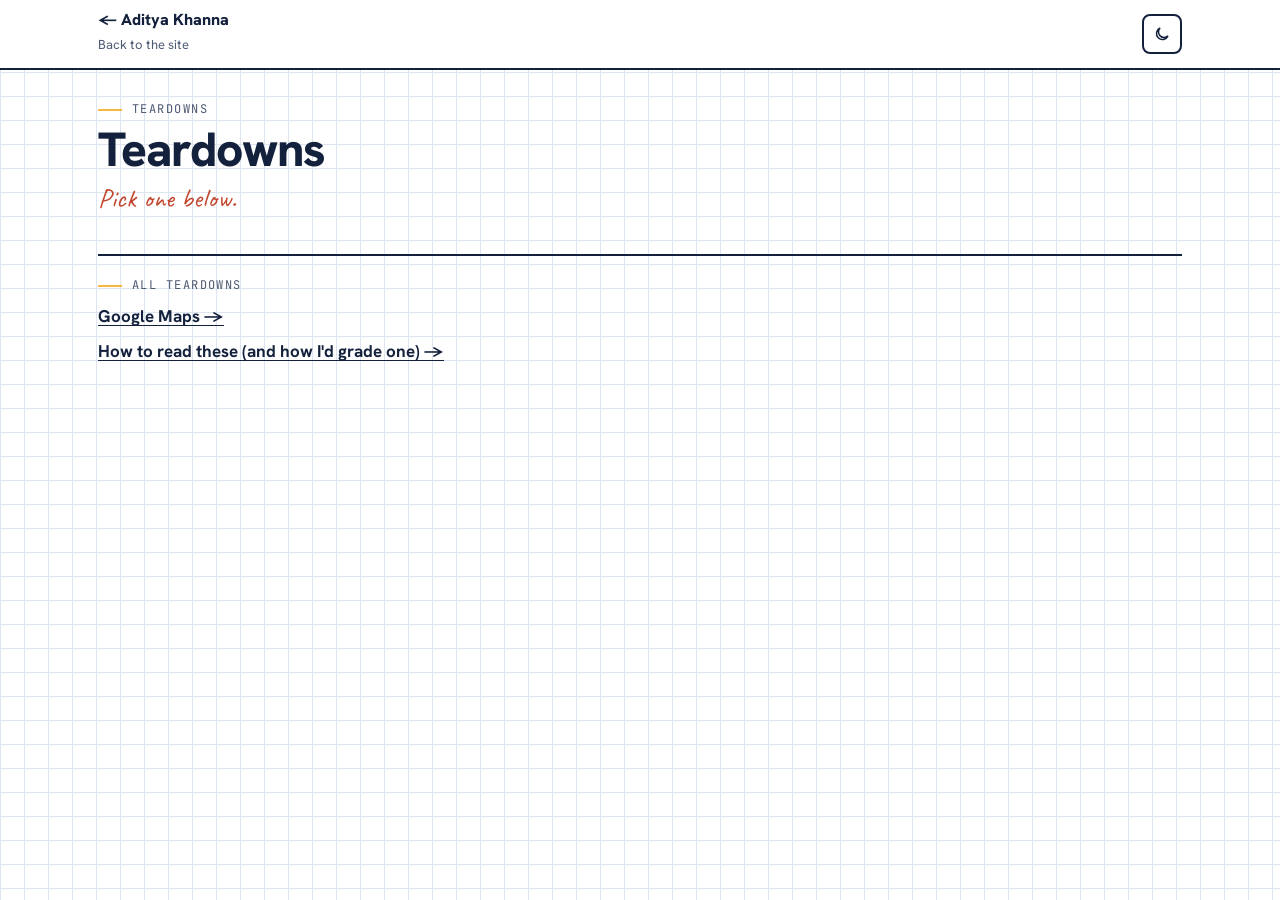
<file: teardowns/index.html>
<!doctype html>
<html lang="en">
<head>
  <meta charset="utf-8">
  <meta name="viewport" content="width=device-width, initial-scale=1, viewport-fit=cover">
  <title>Teardown · Aditya Khanna</title>
  <meta name="description" content="Product teardowns by Aditya Khanna: a point of view, first-hand evidence, an estimate with its assumptions on show, and a bet worth defending.">
  <link rel="icon" href="../assets/img/favicon.svg" type="image/svg+xml">
  <link rel="preconnect" href="https://fonts.googleapis.com">
  <link rel="preconnect" href="https://fonts.gstatic.com" crossorigin>
  <link rel="stylesheet" href="https://fonts.googleapis.com/css2?family=Hanken+Grotesk:wght@400;500;600;700;800&family=Caveat:wght@600;700&family=JetBrains+Mono:wght@400;500&display=swap">
  <link rel="stylesheet" href="../assets/css/tokens.css?v=20261122b">
  <link rel="stylesheet" href="../assets/css/main.css?v=20261122b">
  <script>try{var t=localStorage.getItem('theme');if(t)document.documentElement.setAttribute('data-theme',t);}catch(e){}</script>
  <script>try{if(localStorage.getItem('td-redpen')==='1')document.documentElement.classList.add('redpen');}catch(e){}</script>
  <script data-goatcounter="https://adikhanna.goatcounter.com/count" async src="//gc.zgo.at/count.js"></script>
</head>
<body>
  <header class="nav">
    <div class="wrap nav-inner">
      <a class="me" id="back" href="../#principles"><span><b>← Aditya Khanna</b><span>Back to the site</span></span></a>
      <div class="nav-actions" style="margin-left:auto">
        <button type="button" class="icon-btn" id="themeBtn" aria-label="Switch theme">
          <svg class="i-moon" viewBox="0 0 24 24" aria-hidden="true"><path d="M20 14.5A8 8 0 1 1 9.5 4a6.5 6.5 0 0 0 10.5 10.5z"/></svg>
          <svg class="i-sun" viewBox="0 0 24 24" aria-hidden="true"><circle cx="12" cy="12" r="4"/><path d="M12 2v2M12 20v2M2 12h2M20 12h2M4.9 4.9l1.4 1.4M17.7 17.7l1.4 1.4M4.9 19.1l1.4-1.4M17.7 6.3l1.4-1.4"/></svg>
        </button>
      </div>
    </div>
  </header>

  <main id="main" class="wrap td-page">
    <div class="td-toolbar">
      <p class="eyebrow" id="eyebrow">Teardown</p>
      <button type="button" class="td-toggle" id="penBtn" aria-pressed="false"><span class="dot" aria-hidden="true"></span><span id="penLabel">Show red pen</span></button>
    </div>
    <article class="td-article" id="td" aria-live="polite"><p>Loading…</p></article>
    <nav class="td-more" id="more" aria-label="More teardowns"></nav>
  </main>

<script>
(function () {
  function el(tag, cls, text) { var n = document.createElement(tag); if (cls) n.className = cls; if (text != null) n.textContent = text; return n; }
  function filled(v) { return Array.isArray(v) ? v.length > 0 : (v && typeof v === "object") ? Object.keys(v).length > 0 : !!(v != null && String(v).trim()); }
  var root = document.documentElement;

  /* theme */
  var tb = document.getElementById("themeBtn");
  function cur() { return root.getAttribute("data-theme") || (matchMedia("(prefers-color-scheme: dark)").matches ? "dark" : "light"); }
  tb.addEventListener("click", function () { var n = cur() === "dark" ? "light" : "dark"; root.setAttribute("data-theme", n); try { localStorage.setItem("theme", n); } catch (e) {} });

  /* red pen toggle */
  var pen = document.getElementById("penBtn"), penLabel = document.getElementById("penLabel");
  function syncPen() {
    var on = root.classList.contains("redpen");
    pen.setAttribute("aria-pressed", on ? "true" : "false");
    penLabel.textContent = on ? "Hide red pen" : "Show red pen";
  }
  syncPen();
  pen.addEventListener("click", function () {
    var on = root.classList.toggle("redpen");
    try { localStorage.setItem("td-redpen", on ? "1" : "0"); } catch (e) {}
    syncPen();
  });

  /* render helpers */
  function penNote(p) {
    if (!p || !filled(p.note)) return null;
    var d = el("div", "td-pen");
    if (filled(p.dim)) d.appendChild(el("span", "dim", p.dim));
    d.appendChild(el("span", "txt", p.note));
    return d;
  }
  function blocks(container, arr) {
    (arr || []).forEach(function (b) {
      if (typeof b === "string") { container.appendChild(el("p", null, b)); return; }
      if (b.callout) { container.appendChild(el("p", "td-callout", b.callout)); return; }
      if (b.sub) { container.appendChild(el("p", "td-sub", b.sub)); return; }
      if (b.list) { var ul = el("ul"); b.list.forEach(function (x) { ul.appendChild(el("li", null, x)); }); container.appendChild(ul); return; }
      if (b.num) {
        var ol = el("ol");
        b.num.forEach(function (x) {
          var li = el("li");
          if (x.lead) { li.appendChild(el("b", "td-lead", x.lead + " ")); li.appendChild(document.createTextNode(x.body || "")); }
          else li.textContent = x.body || x;
          ol.appendChild(li);
        });
        container.appendChild(ol); return;
      }
      if (b.table) {
        var t = b.table, tbl = el("table", "td-table");
        var thead = el("thead"), tr = el("tr");
        (t.cols || []).forEach(function (c) { tr.appendChild(el("th", null, c)); });
        thead.appendChild(tr); tbl.appendChild(thead);
        var tbody = el("tbody");
        (t.rows || []).forEach(function (r) {
          var row = el("tr");
          r.forEach(function (cell, i) { var td = el("td", null, cell); if (t.cols && t.cols[i]) td.setAttribute("data-l", t.cols[i]); row.appendChild(td); });
          tbody.appendChild(row);
        });
        tbl.appendChild(tbody); container.appendChild(tbl); return;
      }
    });
  }

  var id = new URLSearchParams(location.search).get("t");
  fetch("../data/teardowns.json", { cache: "no-cache" }).then(function (r) { return r.ok ? r.json() : null; }).catch(function () { return null; }).then(function (data) {
    var items = (data && data.items) || [];
    var box = document.getElementById("td"), more = document.getElementById("more");
    var c = items.filter(function (x) { return x.id === id; })[0];
    box.innerHTML = "";
    if (!c) {
      document.getElementById("eyebrow").textContent = "Teardowns";
      box.appendChild(el("h1", null, "Teardowns"));
      box.appendChild(el("p", "td-callout", "Pick one below."));
      pen.style.display = "none";
    } else {
      document.title = c.product + " · Teardown · Aditya Khanna";
      document.getElementById("eyebrow").textContent = c.eyebrow || "Teardown";
      box.appendChild(el("h1", null, (c.product ? c.product + " — " : "") + c.title));

      /* thesis */
      var th = el("p", "td-thesis", c.thesis); box.appendChild(th);
      var tp = penNote(c.thesisPen); if (tp) box.appendChild(tp);

      /* sections */
      (c.sections || []).forEach(function (s) {
        var sec = el("section", "td-sec");
        sec.appendChild(el("h2", null, s.h));
        blocks(sec, s.blocks);
        var p = penNote(s.pen); if (p) sec.appendChild(p);
        box.appendChild(sec);
      });

      /* drop to PM box (red pen only) */
      if (filled(c.dropToPm)) {
        var dp = el("section", "td-sec td-droppm");
        dp.appendChild(el("h2", null, "What would drop this to PM level"));
        dp.appendChild(el("p", "lede", "The weaker version of each part, and why it falls short. Shown with the red pen on."));
        var tbl = el("table", "td-table"), thead = el("thead"), tr = el("tr");
        ["Section", "The weaker version", "Why it's weaker"].forEach(function (h) { tr.appendChild(el("th", null, h)); });
        thead.appendChild(tr); tbl.appendChild(thead);
        var tbody = el("tbody");
        c.dropToPm.forEach(function (r) {
          var row = el("tr");
          var a = el("td", null, r.s); a.setAttribute("data-l", "Section");
          var b = el("td", null, r.weak); b.setAttribute("data-l", "The weaker version");
          var d = el("td", null, r.why); d.setAttribute("data-l", "Why it's weaker");
          row.appendChild(a); row.appendChild(b); row.appendChild(d); tbody.appendChild(row);
        });
        tbl.appendChild(tbody); dp.appendChild(tbl); box.appendChild(dp);
      }
    }

    /* more + rubric */
    more.appendChild(el("p", "eyebrow", c ? "More teardowns" : "All teardowns"));
    items.filter(function (x) { return x.id !== id; }).forEach(function (x) {
      var a = el("a", null, (x.product || x.title) + " →"); a.href = "?t=" + encodeURIComponent(x.id); more.appendChild(a);
    });
    var ru = el("a", null, "How to read these (and how I'd grade one) →"); ru.href = "rubric.html"; more.appendChild(ru);
  });
})();
</script>
</body>
</html>
</file>
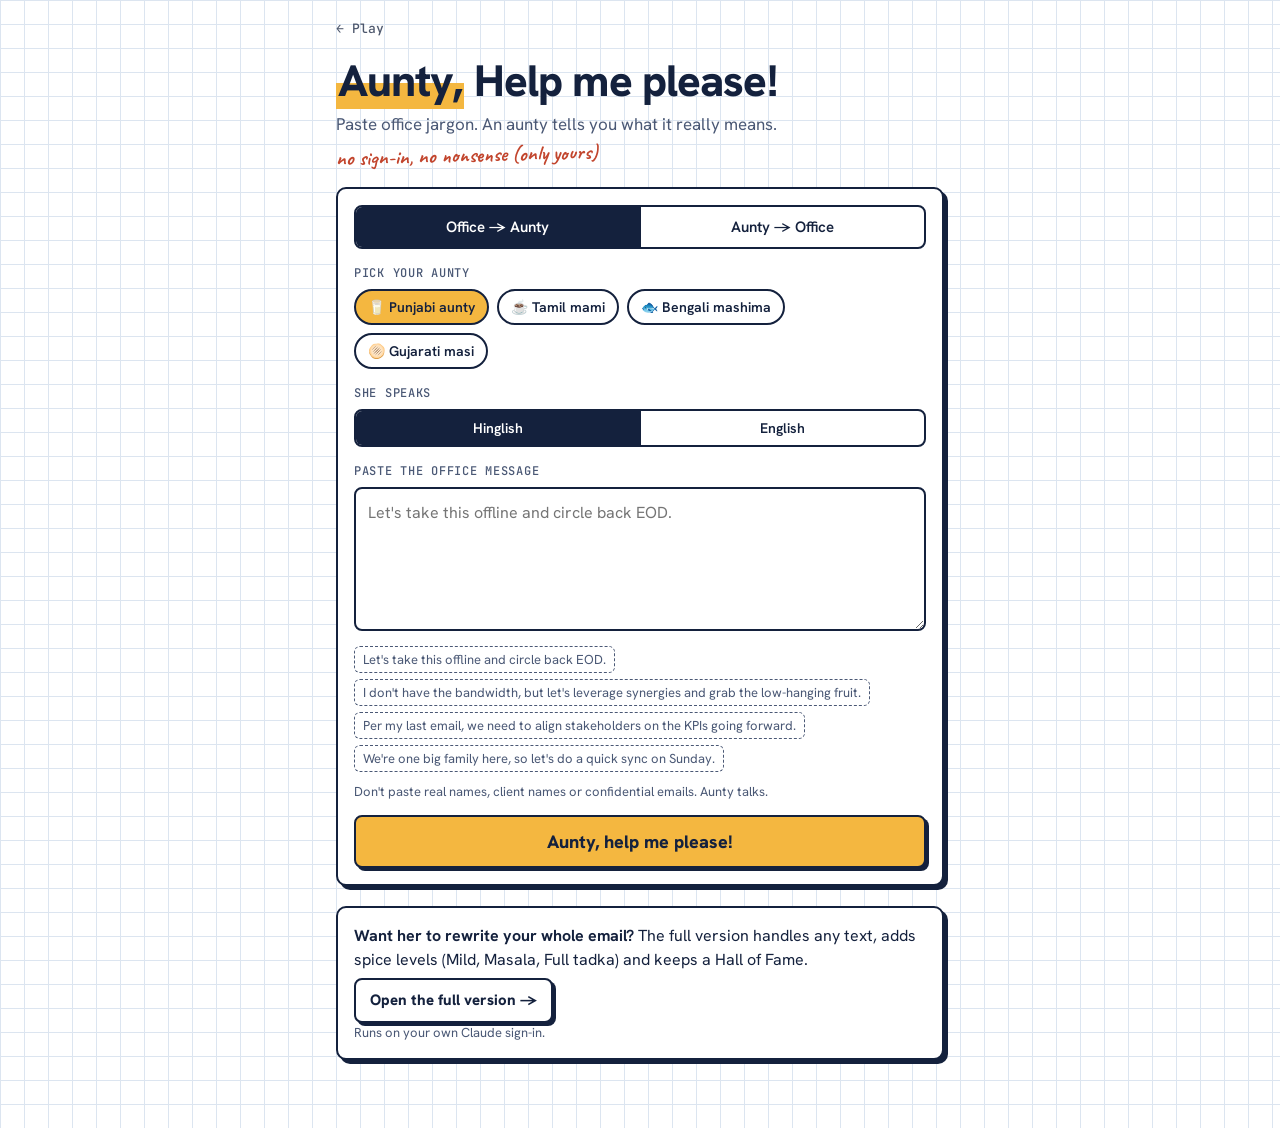
<file: play/aunty/index.html>
<!DOCTYPE html>
<html lang="en">
<head>
<meta charset="utf-8">
<meta name="viewport" content="width=device-width, initial-scale=1">
<title>Aunty, Help me please!</title>
<meta name="description" content="Paste your office jargon. A Punjabi aunty, Tamil mami, Bengali mashima or Gujarati masi tells you what it really means.">
<link rel="icon" href="../../assets/img/favicon.svg" type="image/svg+xml">
<link rel="preconnect" href="https://fonts.googleapis.com">
<link href="https://fonts.googleapis.com/css2?family=Caveat:wght@600;700&family=Hanken+Grotesk:wght@400;600;800&family=JetBrains+Mono:wght@500&display=swap" rel="stylesheet">
<style>
:root{--paper:#fff;--grid:#DCE5F0;--ink:#14213D;--muted:#4a5875;--hl:#F4B740;--red:#C2452D;--card:#fff;--line:#14213D}
@media (prefers-color-scheme:dark){:root{--paper:#0f1626;--grid:#1c2740;--ink:#E8EDF7;--muted:#a9b4cc;--card:#16203a;--line:#E8EDF7;--red:#ff7a5c}}
*{box-sizing:border-box}
html,body{margin:0}
body{background:var(--paper);background-image:linear-gradient(var(--grid) 1px,transparent 1px),linear-gradient(90deg,var(--grid) 1px,transparent 1px);background-size:24px 24px;color:var(--ink);font:16px/1.5 "Hanken Grotesk",system-ui,sans-serif}
.wrap{max-width:640px;margin:0 auto;padding:16px 16px 48px}
.back{font:500 13px "JetBrains Mono",monospace;color:var(--ink);text-decoration:none;opacity:.75}
.hero{margin:18px 0 18px}
h1{font-size:clamp(30px,8vw,44px);line-height:1.05;margin:0 0 8px;font-weight:800;letter-spacing:-.02em}
.hl{background:linear-gradient(transparent 55%,var(--hl) 55%);padding:0 2px;color:inherit}
.sub{margin:0;color:var(--muted);font-size:17px}
.pen{font:700 21px "Caveat",cursive;color:var(--red);margin:4px 0 0;transform:rotate(-1.5deg);display:inline-block}
.card{background:var(--card);border:2px solid var(--line);border-radius:10px;box-shadow:4px 4px 0 var(--line);padding:16px;margin:0 0 20px}
.lbl{display:block;font:500 12px "JetBrains Mono",monospace;text-transform:uppercase;letter-spacing:.06em;color:var(--muted);margin:16px 0 8px}
.seg{display:flex;border:2px solid var(--line);border-radius:8px;overflow:hidden}
.seg button{flex:1;border:0;background:transparent;color:var(--ink);font:600 15px "Hanken Grotesk",sans-serif;padding:10px 8px;cursor:pointer}
.seg button+button{border-left:2px solid var(--line)}
.seg button.on{background:var(--ink);color:var(--paper)}
.seg.small button{font-size:14px;padding:8px}
.chips{display:flex;flex-wrap:wrap;gap:8px}
.chip{border:2px solid var(--line);background:transparent;color:var(--ink);border-radius:999px;padding:7px 12px;font:600 14px "Hanken Grotesk",sans-serif;cursor:pointer}
.chip.on{background:var(--hl);color:#14213D;border-color:var(--line)}
textarea{width:100%;border:2px solid var(--line);border-radius:8px;padding:12px;font:16px/1.45 "Hanken Grotesk",sans-serif;background:var(--paper);color:var(--ink);resize:vertical}
textarea:focus{outline:3px solid var(--hl);outline-offset:1px}
.samples{display:flex;flex-wrap:wrap;gap:6px;margin-top:8px}
.samples button{border:1px dashed var(--muted);background:transparent;color:var(--muted);border-radius:6px;padding:4px 8px;font:13px "Hanken Grotesk",sans-serif;cursor:pointer;text-align:left}
.privacy{font-size:13px;color:var(--muted);margin:10px 0 0}
.go{display:block;width:100%;margin-top:14px;border:2px solid var(--line);background:var(--hl);color:#14213D;font:800 18px "Hanken Grotesk",sans-serif;padding:13px;border-radius:8px;box-shadow:3px 3px 0 var(--line);cursor:pointer}
.go:active{transform:translate(2px,2px);box-shadow:1px 1px 0 var(--line)}
.go:disabled{opacity:.6;cursor:wait}
.bubble{position:relative}
.who{font:500 12px "JetBrains Mono",monospace;text-transform:uppercase;letter-spacing:.06em;color:var(--muted);margin:0 0 6px}
.say{font-size:19px;line-height:1.45;margin:0;white-space:pre-wrap}
.verdict{font:700 24px/1.2 "Caveat",cursive;color:var(--red);margin:14px 0 0;transform:rotate(-1deg)}
.meter{margin-top:6px}
.bar{height:14px;border:2px solid var(--line);border-radius:7px;overflow:hidden;background:var(--paper)}
.fill{height:100%;background:repeating-linear-gradient(45deg,var(--hl) 0 8px,#e9a62a 8px 16px);width:0;transition:width .6s ease}
.mrow{display:flex;justify-content:space-between;align-items:baseline;margin-top:6px;gap:8px}
.mlabel{font-weight:800}
.mscore{font:500 13px "JetBrains Mono",monospace;color:var(--muted)}
.terms{list-style:none;padding:0;margin:0}
.terms li{border-top:1px dashed var(--grid);padding:10px 0}
.terms li:first-child{border-top:0}
.term{font:500 14px "JetBrains Mono",monospace;background:var(--hl);color:#14213D;padding:1px 6px;border-radius:4px}
.aline{margin:6px 0 2px}
.plain{font-size:14px;color:var(--muted);margin:0}
.orig{font-size:15px;color:var(--muted);white-space:pre-wrap;margin:0}
mark{background:var(--hl);color:#14213D;border-radius:3px;padding:0 2px}
.btn2{display:inline-block;margin-top:6px;border:2px solid var(--line);color:var(--ink);text-decoration:none;font-weight:800;padding:9px 14px;border-radius:8px;box-shadow:3px 3px 0 var(--line);background:var(--card);cursor:pointer;font-family:inherit;font-size:15px}
.fine{font-size:13px;color:var(--muted);margin:8px 0 0}
.full p{margin:0}
.h3{font:500 12px "JetBrains Mono",monospace;text-transform:uppercase;letter-spacing:.06em;color:var(--muted);margin:0 0 8px}
.err{color:var(--red);font-weight:600}

</style>
</head>
<body>
<main class="wrap">
  <a class="back" href="../../#play">← Play</a>
  <header class="hero">
    <h1><span class="hl">Aunty,</span> Help me please!</h1>
    <p class="sub">Paste office jargon. An aunty tells you what it really means.</p>
    <p class="pen">no sign-in, no nonsense (only yours)</p>
  </header>

  <section class="card controls">
    <div class="seg" role="tablist" aria-label="Direction">
      <button class="on" data-mode="to_aunty" role="tab">Office → Aunty</button>
      <button data-mode="to_corporate" role="tab">Aunty → Office</button>
    </div>

    <p class="lbl">Pick your aunty</p>
    <div class="chips" id="aunties">
      <button class="chip on" data-a="p">🥛 Punjabi aunty</button>
      <button class="chip" data-a="t">☕ Tamil mami</button>
      <button class="chip" data-a="b">🐟 Bengali mashima</button>
      <button class="chip" data-a="g">🫓 Gujarati masi</button>
    </div>

    <p class="lbl">She speaks</p>
    <div class="seg small" id="lang">
      <button class="on" data-l="hi">Hinglish</button>
      <button data-l="en">English</button>
    </div>

    <label class="lbl" for="txt" id="txtLbl">Paste the office message</label>
    <textarea id="txt" rows="5" maxlength="1200" placeholder="Let's take this offline and circle back EOD once we're aligned on the low-hanging fruit."></textarea>
    <div class="samples" id="samples"></div>
    <p class="privacy">Don't paste real names, client names or confidential emails. Aunty talks.</p>
    <button class="go" id="go">Aunty, help me please!</button>
  </section>

  <section id="out" class="out" hidden></section>

  <section class="card full">
    <p><strong>Want her to rewrite your whole email?</strong> The full version handles any text, adds spice levels (Mild, Masala, Full tadka) and keeps a Hall of Fame.</p>
    <a class="btn2" href="https://claude.ai/artifact/WAGQLkvLM4CxqEV3BqzG6q" rel="noopener">Open the full version →</a>
    <p class="fine">Runs on your own Claude sign-in.</p>
  </section>
</main>

<script>
// Aunty, Help me please! — curated dictionary (no LLM). Keys: p=Punjabi, t=Tamil, b=Bengali, g=Gujarati. Each: [hinglish, english].
const AUNTIES = {
  p: { name: "Punjabi aunty", word: "puttar", hi: "Oye puttar", en: "Oye puttar" },
  t: { name: "Tamil mami", word: "kanna", hi: "Aiyyo kanna", en: "Aiyyo kanna" },
  b: { name: "Bengali mashima", word: "shona", hi: "Eki shona", en: "Eki shona" },
  g: { name: "Gujarati masi", word: "beta", hi: "Kem cho beta", en: "Kem cho beta" }
};

const JARGON = [
  { re: /circl(?:e|ing|ed) back/gi, plain: "We'll discuss later (maybe never).",
    p: ["Baad mein baat karenge. Matlab jab tak shaadi ka card na aaye, tab tak nahi.", "Later, puttar, later. Same 'later' as your promise to call me back."],
    t: ["Baad mein dekhenge. Jaise tumhara Carnatic class 'next month se' shuru hone wala tha.", "We'll see later, kanna. Same later as 'I'll restart Carnatic class next month'."],
    b: ["Porey dekhbo. Matlab Durga Puja ke baad. Agle saal wali.", "Later, shona. In this house 'later' means after Puja. Next year's Puja."],
    g: ["Pachhi vaat karishu. Navratri ke baad. Aur Navratri toh har saal aati hai.", "Chalo, later. After Navratri. Which comes every year, so, you understand."] },
  { re: /\boffline\b/gi, plain: "Not in front of everyone.",
    p: ["Haaye, sabke saamne nahi! Andar kamre mein aa, wahan daantungi.", "Not in front of the guests! Come inside, I'll scold you properly there."],
    t: ["Enna idhu, sabke saamne? Kitchen mein aao, decoction banate-banate baat karenge.", "In front of everyone? Come to the kitchen, we'll talk while the decoction drips."],
    b: ["Ki holo, adda mein yeh baat nahi. Baad mein, ghar pe, luchi ke saath.", "Not at the adda, baba. At home. With luchi. Privately."],
    g: ["Su che? Sabke saamne nahi. Ghar aao, baat karte hain, thepla bhi kha lena.", "Not in public, beta. Come home, we'll talk. Take thepla also."] },
  { re: /\bbandwidth\b/gi, plain: "I'm too busy.",
    p: ["Is hafte teen shaadiyan, do sangeet, ek kitty. Bandwidth ki toh baat hi mat kar.", "Three weddings, two sangeets and a kitty party this week. Don't talk to me about bandwidth."],
    t: ["Subah kolam, phir tiffin, phir tuition ka pickup. Time kahaan hai?", "Morning kolam, then tiffin, then tuition pickup. Where is the time, kanna?"],
    b: ["Puja committee, Rabindrasangeet rehearsal, aur macher bazaar. Bandwidth? Kichhu nei.", "Puja committee, Rabindrasangeet rehearsal, fish market. Bandwidth? Nothing left, baba."],
    g: ["Garba practice roz raat ko hai. Bandwidth nahi, bas dandiya hai.", "Garba practice every night, beta. No bandwidth. Only dandiya."] },
  { re: /quick (?:sync|call|chat)/gi, plain: "A meeting that won't be quick.",
    p: ["Bas paanch minute. Lassi pi le, paratha kha le, phir dedh ghante baad jaana.", "Just five minutes. Have lassi, have a paratha, then leave in ninety minutes."],
    t: ["Two minutes only. Filter coffee thanda hone se pehle. Phir doosra coffee.", "Two minutes only, kanna. Before the coffee gets cold. Then the second coffee."],
    b: ["Ek minute. Bengali ek minute: chaar cup cha aur poori political adda.", "One minute, shona. A Bengali minute: four cups of tea and a full political adda."],
    g: ["Paanch minute. Fafda-jalebi aa raha hai, toh phir paanch aur.", "Five minutes, beta. Fafda-jalebi is coming, so five more after that."] },
  { re: /\balign(?:ed|ment|ing)?\b/gi, plain: "Make sure everyone agrees.",
    p: ["Saare rishtedaaron se pehle pooch lo, varna bua poori shaadi mein naraz baithi rahegi.", "Ask all the relatives first, or bua will sit sulking through the whole wedding."],
    t: ["Pehle jathagam match karo. Saare grah aligned hone chahiye, warna kuch nahi hoga.", "First match the horoscopes, kanna. All planets must be aligned, otherwise nothing happens."],
    b: ["Shobai ke ek saath bithao. Teen Bengali, paanch opinion. Best of luck.", "Get everyone in one room. Three Bengalis, five opinions. Best of luck, baba."],
    g: ["Poore khandaan ka WhatsApp group bana do. Wahan sab agree karenge. (Kabhi nahi.)", "Make a family WhatsApp group, beta. Everyone will agree there. (Never.)"] },
  { re: /synerg(?:y|ies|istic|ise|ize)/gi, plain: "Two teams working together (hopefully).",
    p: ["Dono families mil ke ek hall mein shaadi karein toh kharcha aadha. Yahi hai synergy.", "Two families share one wedding hall, cost becomes half. That is synergy, puttar."],
    t: ["Idli aur sambar. Alag alag kuch nahi, saath mein perfect. Yeh hai synergy.", "Idli and sambar. Separately nothing, together perfect. That is synergy, kanna."],
    b: ["Luchi aur aloor dom. Ekla kichhu na. Synergy humne invent kiya, shona.", "Luchi and aloor dom. Alone, nothing. Together, poetry. We invented synergy, shona."],
    g: ["Dhokla aur chutney. Ek ke bina doosra adhoora. Synergy.", "Dhokla and chutney, beta. One without the other is incomplete. Synergy."] },
  { re: /low[- ]hanging fruits?/gi, plain: "The easy wins first.",
    p: ["Pehle aasaan kaam kar. Sharma ji ka beta bhi wahi karta hai, phir bhi topper hai.", "Do the easy work first. Sharma ji's son does that and still tops."],
    t: ["Pehle easy questions solve karo. Sharma ji ka beta bhi aise hi rank laaya.", "Solve the easy questions first, kanna. That's how Sharma ji's son got his rank."],
    b: ["Neeche wala aam pehle tod. Upar wale ke liye ladder kal aayega.", "Pick the low mangoes first, baba. The ladder for the high ones comes tomorrow."],
    g: ["Pehle dhokla banao, aasaan hai. Undhiyu ke liye poora din chahiye.", "Make dhokla first, beta, it's easy. Undhiyu needs a full day."] },
  { re: /deep[- ]dive/gi, plain: "Look into it in detail.",
    p: ["Poori kundli nikaal! Kaun hai, kya karta hai, kitna kamaata hai, gaadi kaunsi hai.", "Pull out the full biodata. Who, what, salary, which car."],
    t: ["Poora jathagam nikaalo. Nakshatra, rashi, tenth ke marks, sab.", "Full horoscope, kanna. Star, rashi, tenth-standard marks, everything."],
    b: ["Eta niye ek ghanta adda hobe. Phir bhi conclusion nahi niklega.", "This needs a one-hour adda, baba. There will still be no conclusion."],
    g: ["Poori family tree nikaalo. Kaun kiska kya lagta hai, sab.", "Pull out the whole family tree, beta. Who is whose what, all of it."] },
  { re: /move[sd]? the needle/gi, plain: "Make a real difference.",
    p: ["Sirf baatein mat bana. Kuch karke dikha, phir poore mohalle ko bataungi.", "Stop talking, puttar. Do something. Then I'll tell the whole colony."],
    t: ["Sirf 90 se kya hoga? 98 laao, tab needle hilega.", "What will 90 do, kanna? Bring 98, then the needle moves."],
    b: ["Kichhu korbe na shudhu bolbe? Sirf kavita likhne se needle nahi hilta.", "Will you do something or just talk? Poetry alone doesn't move the needle, shona."],
    g: ["Needle hilana hai toh pehle sui mein dhaaga daalo. Seedhi baat.", "Want to move the needle, beta? First thread it. Simple."] },
  { re: /(?:as )?per my (?:last|previous|earlier) (?:e-?mail|mail|message|note)/gi, plain: "I already told you. Read it.",
    p: ["Maine pehle hi bola tha na? Is ghar mein koi meri sunta hi nahi!", "I told you already, no? Nobody in this house listens to me!"],
    t: ["Aiyyo, pichle hafte hi bola tha. Kaan mein kya daala hai?", "Aiyyo, I said this last week only. Kanna, what is in your ears?"],
    b: ["Ami toh agei bolechhilam. Kintu mashima ki kaun sunta hai?", "I said it before, shona. But who listens to mashima?"],
    g: ["Family group pe forward kiya tha. Padha nahi? Blue tick dikh raha hai.", "I forwarded it on the family group, beta. Didn't read? I can see the blue ticks."] },
  { re: /\bpivot(?:ing|ed|s)?\b/gi, plain: "The plan failed; new plan.",
    p: ["Engineering nahi chali toh MBA kar le. Sab wahi karte hain.", "Engineering didn't work out? Do an MBA. Everyone does, puttar."],
    t: ["Medical nahi mila? Engineering. Woh bhi nahi? CA. Mami ke paas plan B se Z tak hai.", "No medical seat? Engineering, kanna. Not that also? CA. Mami has plan B to Z."],
    b: ["Engineer na hole, poet hoye jao. Dono respectable hain.", "Not an engineer? Become a poet, shona. Both are respectable."],
    g: ["Khaman nahi phoola? Sev khamani bol do. Naam naya, dish wahi.", "Khaman didn't rise, beta? Call it sev khamani. New name, same dish."] },
  { re: /\bleverag(?:e|es|ed|ing)\b/gi, plain: "Use what you already have.",
    p: ["Mama ji ki pehchaan hai na, use kar. Itni badi family kis kaam ki?", "Your mama ji knows people, use him. What's the point of such a big family?"],
    t: ["Periyappa ki jaan-pehchaan use karo. Sab karte hain, bas bolte nahi.", "Use periyappa's contacts, kanna. Everyone does it, they just don't say it."],
    b: ["Mama-r chena-jana ache. Thoda use koro. Lajja ki baat nahi.", "Your mama knows people. Use a little, shona. Nothing to be shy about."],
    g: ["Masa ji ki pehchaan hai. Ek phone, kaam ho jaayega.", "Masa ji knows someone, beta. One phone call, work done."] },
  { re: /\bstakeholders?\b/gi, plain: "Everyone who can complain later.",
    p: ["Woh saare rishtedaar jinko bulana padega, varna das saal naraz rahenge.", "All the relatives you must invite, or they'll be offended for ten years."],
    t: ["Sabko invitation do. Ek bhi chhoota toh shikayat naam lekar aayegi.", "Invite everyone, kanna. Miss even one and the complaint comes with your name in it."],
    b: ["Shobai. Para-r shob mashima. Ek bhi chhooti toh pandal mein charcha.", "Every mashima in the neighbourhood. Miss one and it's discussed at the pandal."],
    g: ["Poori society. Ek ko bhi bhoole toh garba mein sab poochhenge.", "The whole society, beta. Forget one and everyone asks at garba."] },
  { re: /touch(?:ing)? base/gi, plain: "A short check-in.",
    p: ["Bas haal-chaal poochhna tha. Aur shaadi kab kar raha hai, woh bhi.", "Just checking how you are, puttar. Also, when is the wedding?"],
    t: ["Simply phone kiya. Khana khaya? Sweater pehna?", "Simply calling, kanna. Did you eat? Wearing a sweater?"],
    b: ["Emni phone korlam. Kheyechho? Thik achho? Achha, aur kuch nahi. (Bees minute.)", "Just calling, shona. Eaten? Fine? Okay, nothing else. (Twenty minutes.)"],
    g: ["Bas aise hi. Achha sun, Navratri mein aa rahe ho na?", "Just like that, beta. Listen, you're coming for Navratri, no?"] },
  { re: /(?:going|moving) forward/gi, plain: "From now on (until we forget).",
    p: ["Aaj se pakka. Bilkul 'kal se jaldi uthungi' wala pakka.", "From today, pakka. Same pakka as 'I'll wake up early from tomorrow'."],
    t: ["Ab se sab theek. Naya diary bhi kharid liya hai.", "From now on all will be proper, kanna. I've even bought a new diary."],
    b: ["Ekhon theke shob thik. Agle Poila Boishakh se pakka.", "From now on, everything proper, shona. Pakka from next Bengali New Year."],
    g: ["Aaj se. Navratri ke baad wala 'aaj'.", "From today, beta. The 'today' that comes after Navratri."] },
  { re: /value[- ]add(?:ed|s|ition)?/gi, plain: "What do you actually contribute?",
    p: ["Khaali haath shaadi mein aaya? Shagun kahaan hai?", "You came to the wedding empty-handed? Where is the shagun, puttar?"],
    t: ["Function mein aaye toh kuch laao. Kam se kam ek dabba murukku.", "Coming to the function? Bring something, kanna. At least one box of murukku."],
    b: ["Shudhu khete eshechho? Ek baksha mishti laate toh kya ho jaata?", "Came only to eat? Would a box of mishti have hurt, shona?"],
    g: ["Khaali haath nahi aate. Ek dabba farsan toh laao.", "Nobody comes empty-handed, beta. Bring one box of farsan at least."] },
  { re: /\bping(?:ed|ing)?\b/gi, plain: "Message me.",
    p: ["Missed call de dena. Main call back karungi, tera balance bachega.", "Give me a missed call, puttar. I'll call back, save your balance."],
    t: ["WhatsApp karo. Main good morning flowers bhejungi, reply bhi karna.", "WhatsApp me, kanna. I'll send good-morning flowers. Reply also."],
    b: ["Message korbe. Main teen minute ka voice note bhejungi.", "Message me, shona. I'll reply with a three-minute voice note."],
    g: ["Ping matlab family group pe? Wahan 200 log hain, dhoondh lena.", "Ping where, beta? The family group? 200 people there, good luck finding it."] },
  { re: /\bEOD\b|end of (?:the )?day/gi, plain: "Today, technically before midnight.",
    p: ["Shaam tak. Punjabi shaam: raat ke gyaarah baje.", "By evening, puttar. Punjabi evening: eleven at night."],
    t: ["Shaam tak, rahu kaalam ke baad. Obviously.", "By evening, kanna. After rahu kaalam, obviously."],
    b: ["Shondhe-r modhye. Cha ke time se pehle. Doosre cha ke.", "By evening, shona. Before tea time. Second tea time."],
    g: ["Shaam tak, dinner se pehle. Dinner nau baje, toh das baje tak.", "By evening, beta. Before dinner. Dinner is at nine, so by ten."] },
  { re: /we(?:'re| are) (?:like )?(?:a|one) (?:big )?(?:happy )?family/gi, plain: "We'll ask for your weekends.",
    p: ["Haan haan, family hai. Isiliye Sunday ko bhi bula rahe hain.", "Yes yes, family. That's why they're calling you on Sunday also."],
    t: ["Family hai? Toh Diwali bonus bhi family size ka do.", "If we're family, kanna, give the family-size Diwali bonus also."],
    b: ["Family? Tahole Puja-r chhuti dao. Poore paanch din.", "Family? Then give Puja leave, baba. All five days."],
    g: ["Family hai toh Navratri mein nau din chhutti. Seedha hisaab.", "If it's family, beta, then nine days off for Navratri. Simple maths."] },
  { re: /\b(?:KPI|OKR)s?\b/g, plain: "Your report card.",
    p: ["Report card. Aur sirf pass hone se kuch nahi hota.", "Report card, puttar. And just passing is not enough."],
    t: ["Report card. Maths mein 99? Ek number kahaan gaya?", "Report card, kanna. 99 in maths? Where did the one mark go?"],
    b: ["Report card. Pehle number dekhungi, phir gaan-er class ka progress.", "Report card, shona. Marks first, then music class progress."],
    g: ["Hisaab-kitaab. Sab diary mein likha hona chahiye.", "Accounts, beta. Everything written in the diary."] },
  { re: /(?:think )?outside the box/gi, plain: "Be creative (within limits).",
    p: ["Kuch alag soch. Lekin itna alag nahi ki shaadi mein naache hi nahi.", "Think differently, puttar. But not so differently that you won't dance at the wedding."],
    t: ["Out of the box socho. Lekin engineering ke box ke andar.", "Think out of the box, kanna. But inside the engineering box."],
    b: ["Notun kichhu bhabo. Lekin macher jhol ki recipe mat chhoona.", "Think something new, shona. But don't touch the macher jhol recipe."],
    g: ["Naya socho. Khakhra pizza, Chinese bhel, sab chalta hai.", "Think new, beta. Khakhra pizza, Chinese bhel, everything works."] },
  { re: /action items?/gi, plain: "Who does what.",
    p: ["Kaam ki list: tu halwai dekh, tera bhai tent, main sabko phone karungi.", "Work list: you handle the caterer, your brother the tent, I'll call everyone."],
    t: ["List banao: pickle, appalam, flowers. Aur tick lagao.", "Make a list, kanna: pickle, appalam, flowers. And tick it."],
    b: ["List: mishti, maach, phool. Tumi bazaar jao.", "List: sweets, fish, flowers. Baba, you go to the market."],
    g: ["List bana: thepla, khakhra, chakri. Train mein khana chahiye.", "Make a list, beta: thepla, khakhra, chakri. Food for the train."] }
];

// Reverse: aunty-isms -> corporate. One corporate line, shared across aunties.
const AUNTYISMS = [
  { re: /khana kha(?: ?lo|ya|yi)|eat something|have you eaten|did you eat/gi, corp: "Let's prioritise sustenance before the next sprint.", plain: "Eat. Now." },
  { re: /shaadi kab|when are you getting married|wedding kab/gi, corp: "What's the roadmap for your long-term partnership strategy?", plain: "Get married." },
  { re: /sharma ji ka beta|sharma ji's son/gi, corp: "Let's benchmark you against top-quartile peers.", plain: "Someone else is better than you." },
  { re: /maine pehle hi bola tha|i told you so|i told you already/gi, corp: "As flagged in my previous communication.", plain: "I was right." },
  { re: /(?:beta,? )?ek minute|just one minute/gi, corp: "Quick sync, won't take long.", plain: "Ninety minutes." },
  { re: /kitne ka liya|how much did you pay|how much was it/gi, corp: "What was the total cost of acquisition?", plain: "Were you cheated?" },
  { re: /hamare zamane mein|in our times|in our days/gi, corp: "Historically, our legacy processes delivered better outcomes.", plain: "Things were better before." },
  { re: /sweater pehen|wear a sweater/gi, corp: "Let's proactively mitigate environmental risk.", plain: "It's cold, I'm worried." },
  { re: /log kya kahenge|what will people say/gi, corp: "We need to manage reputational risk with external stakeholders.", plain: "The neighbours are watching." },
  { re: /padhai kaisi|how are studies/gi, corp: "How are your learning-and-development OKRs tracking?", plain: "Marks?" },
  { re: /baad mein dekhenge|we'll see later/gi, corp: "Let's park this and circle back.", plain: "No." },
  { re: /chai piyoge|have some chai|chai lo/gi, corp: "Shall we take this offline over a beverage?", plain: "Sit. You're not leaving yet." },
  { re: /naya phone|new phone/gi, corp: "I see you've upgraded your tech stack.", plain: "Show me. How much?" },
  { re: /good morning/gi, corp: "Sharing a daily alignment touchpoint.", plain: "Forwarded flowers incoming." },
  { re: /settle (?:kab|ho)|when will you settle/gi, corp: "Let's discuss your path to steady state.", plain: "Job, house, marriage. In that order." }
];

const METER = [ // score bands -> [hinglish, english]
  { max: 2, label: ["Seedha-saadha bachcha", "Straight talker"] },
  { max: 4, label: ["Thoda MBA ho gaya hai", "A little bit MBA"] },
  { max: 6, label: ["LinkedIn pe active hai", "Very active on LinkedIn"] },
  { max: 8, label: ["Consultant ban gaya", "Has become a consultant"] },
  { max: 10, label: ["Sharma ji ka beta", "Sharma ji's son"] }
];
const meterLabel = (s, lang) => METER.find(m => s <= m.max).label[lang === "en" ? 1 : 0];

const VERDICTS = { // by band index -> [hinglish, english]
  0: ["Seedhi baat. Kisne sikhaaya? Mujhe bhi milwao.", "Straight talk. Who taught you? Introduce me also."],
  1: ["Thoda kam karo yeh angrezi. Ghar pe aise baat karte ho?", "Reduce this angrezi a little. You talk like this at home?"],
  2: ["Itne words, aur kehna kya tha? Chai thandi ho gayi.", "So many words, and what did you want to say? The chai went cold."],
  3: ["Haaye, poora email padh liya aur ab bhi nahi pata kaam kya hai.", "I read the full email and still don't know what the work is."],
  4: ["Sharma ji ka beta bhi itna jargon nahi bolta. Sharam karo.", "Even Sharma ji's son doesn't use this much jargon. Shame."]
};

</script>
<script>
(() => {
  const $ = s => document.querySelector(s);
  const state = { mode: "to_aunty", a: "p", l: "hi" };
  const SAMPLES = {
    to_aunty: [
      "Let's take this offline and circle back EOD.",
      "I don't have the bandwidth, but let's leverage synergies and grab the low-hanging fruit.",
      "Per my last email, we need to align stakeholders on the KPIs going forward.",
      "We're one big family here, so let's do a quick sync on Sunday."
    ],
    to_corporate: [
      "Beta, khana kha lo. Shaadi kab kar rahe ho?",
      "Sharma ji ka beta dekho. Maine pehle hi bola tha.",
      "Ek minute, chai piyoge? Log kya kahenge?",
      "Sweater pehen lo. Hamare zamane mein..."
    ]
  };
  const REV_VERDICTS = [
    ["Itna lamba? Seedha bol na, khana kha le.", "So long? Just say it straight: eat."],
    ["Haaye, meri baat ko PowerPoint bana diya.", "You turned my love into a PowerPoint."],
    ["Yeh angrezi sunke toh mera BP badh gaya.", "Hearing this English, my BP has gone up."]
  ];
  const esc = s => s.replace(/[&<>"']/g, c => ({ "&": "&amp;", "<": "&lt;", ">": "&gt;", '"': "&quot;", "'": "&#39;" }[c]));

  function findHits(text, list) {
    const hits = [];
    list.forEach((entry, i) => {
      entry.re.lastIndex = 0;
      let m;
      while ((m = entry.re.exec(text))) {
        hits.push({ i, start: m.index, end: m.index + m[0].length, str: m[0] });
        if (!entry.re.global) break;
      }
    });
    hits.sort((x, y) => x.start - y.start || (y.end - y.start) - (x.end - x.start));
    const kept = []; let lastEnd = -1;
    for (const h of hits) if (h.start >= lastEnd) { kept.push(h); lastEnd = h.end; }
    return kept;
  }
  function highlight(text, hits) {
    let out = "", pos = 0;
    for (const h of hits) { out += esc(text.slice(pos, h.start)) + "<mark>" + esc(h.str) + "</mark>"; pos = h.end; }
    return out + esc(text.slice(pos));
  }
  const band = s => METER.findIndex(m => s <= m.max);

  function render() {
    const text = $("#txt").value.trim();
    const out = $("#out");
    out.hidden = false;
    const lang = state.l, L = lang === "en" ? 1 : 0, A = AUNTIES[state.a];
    if (!text) { out.innerHTML = `<div class="card"><p class="err">Beta, kuch toh likho. Khaali kaagaz pe main kya bolun?</p></div>`; return; }
    const words = text.split(/\s+/).filter(Boolean).length;

    if (state.mode === "to_aunty") {
      const hits = findHits(text, JARGON);
      const uniq = [...new Map(hits.map(h => [h.i, h])).values()];
      if (!uniq.length) {
        out.innerHTML = card(`<p class="who">${A.name} says</p><p class="say">${esc(A[lang])}, ${lang === "en" ? "there's no jargon in this. Straight talk! Who taught you? (Or I don't know this word yet. Try the full version below.)" : "ismein toh koi jargon nahi hai. Seedhi baat! Kisne sikhaaya? (Ya yeh word mujhe abhi nahi pata. Neeche full version try karo.)"}</p>`) + meter(0, lang, "Buzzword-o-meter");
        return;
      }
      const score = Math.min(10, Math.max(1, Math.round(uniq.length * 125 / Math.max(words, 25))));
      const speech = esc(A[lang]) + "! " + uniq.map(h => esc(JARGON[h.i][state.a][L])).join(" ");
      out.innerHTML =
        card(`<p class="who">${A.name} says</p><p class="say">${speech}</p><p class="verdict">${esc(VERDICTS[band(score)][L])}</p>`) +
        meter(score, lang, "Buzzword-o-meter") +
        card(`<p class="h3">Jargon caught (${uniq.length})</p><ul class="terms">${uniq.map(h => `<li><span class="term">${esc(h.str)}</span><p class="aline">${esc(JARGON[h.i][state.a][L])}</p><p class="plain">Plain English: ${esc(JARGON[h.i].plain)}</p></li>`).join("")}</ul>`) +
        card(`<p class="h3">What you pasted</p><p class="orig">${highlight(text, hits)}</p>`);
    } else {
      const hits = findHits(text, AUNTYISMS);
      const uniq = [...new Map(hits.map(h => [h.i, h])).values()];
      if (!uniq.length) {
        out.innerHTML = card(`<p class="who">Office translation</p><p class="say">${lang === "en" ? "I couldn't find an aunty-ism here. Try “Beta, khana kha lo” or “Shaadi kab?”, or open the full version below." : "Isme koi aunty wali baat nahi mili. “Beta, khana kha lo” ya “Shaadi kab?” try karo, ya neeche full version kholo."}</p>`);
        return;
      }
      const score = Math.min(10, uniq.length * 3 + 1);
      const corp = "Hi team,\n\n" + uniq.map(h => AUNTYISMS[h.i].corp).join(" ") + "\n\nBest,\nAunty (Chief Family Officer)";
      out.innerHTML =
        card(`<p class="who">Office translation</p><p class="say">${esc(corp)}</p><p class="verdict">${esc(A[lang])}: ${esc(REV_VERDICTS[uniq.length % 3][L])}</p>`) +
        meter(score, lang, "Corporate-o-meter") +
        card(`<p class="h3">Aunty-isms caught (${uniq.length})</p><ul class="terms">${uniq.map(h => `<li><span class="term">${esc(h.str)}</span><p class="aline">${esc(AUNTYISMS[h.i].corp)}</p><p class="plain">What she means: ${esc(AUNTYISMS[h.i].plain)}</p></li>`).join("")}</ul>`) +
        card(`<p class="h3">What you pasted</p><p class="orig">${highlight(text, hits)}</p>`);
    }
    requestAnimationFrame(() => document.querySelectorAll(".fill").forEach(f => f.style.width = f.dataset.w));
    out.scrollIntoView({ behavior: "smooth", block: "start" });
  }
  const card = h => `<div class="card bubble">${h}</div>`;
  const meter = (s, lang, title) => card(`<p class="h3">${title}</p><div class="meter"><div class="bar"><div class="fill" data-w="${s * 10}%"></div></div><div class="mrow"><span class="mlabel">${esc(meterLabel(s, lang))}</span><span class="mscore">${s}/10</span></div></div>`);

  function setSamples() {
    $("#samples").innerHTML = SAMPLES[state.mode].map(s => `<button type="button">${esc(s)}</button>`).join("");
    $("#txtLbl").textContent = state.mode === "to_aunty" ? "Paste the office message" : "Type what aunty said";
    $("#txt").placeholder = SAMPLES[state.mode][0];
  }
  function toggle(group, sel, attr, key) {
    document.querySelectorAll(group + " button").forEach(b => b.addEventListener("click", () => {
      document.querySelectorAll(group + " button").forEach(x => x.classList.remove("on"));
      b.classList.add("on"); state[key] = b.dataset[attr];
      if (key === "mode") { setSamples(); $("#out").hidden = true; }
      else if (!$("#out").hidden && $("#txt").value.trim()) render();
    }));
  }
  toggle(".seg[role=tablist]", null, "mode", "mode");
  toggle("#aunties", null, "a", "a");
  toggle("#lang", null, "l", "l");
  $("#samples").addEventListener("click", e => { if (e.target.tagName === "BUTTON") { $("#txt").value = e.target.textContent; render(); } });
  $("#go").addEventListener("click", render);
  $("#txt").addEventListener("keydown", e => { if (e.key === "Enter" && (e.metaKey || e.ctrlKey)) render(); });
  setSamples();
})();

</script>
<script data-goatcounter="https://adikhanna.goatcounter.com/count" async src="//gc.zgo.at/count.js"></script>
</body>
</html>
</file>
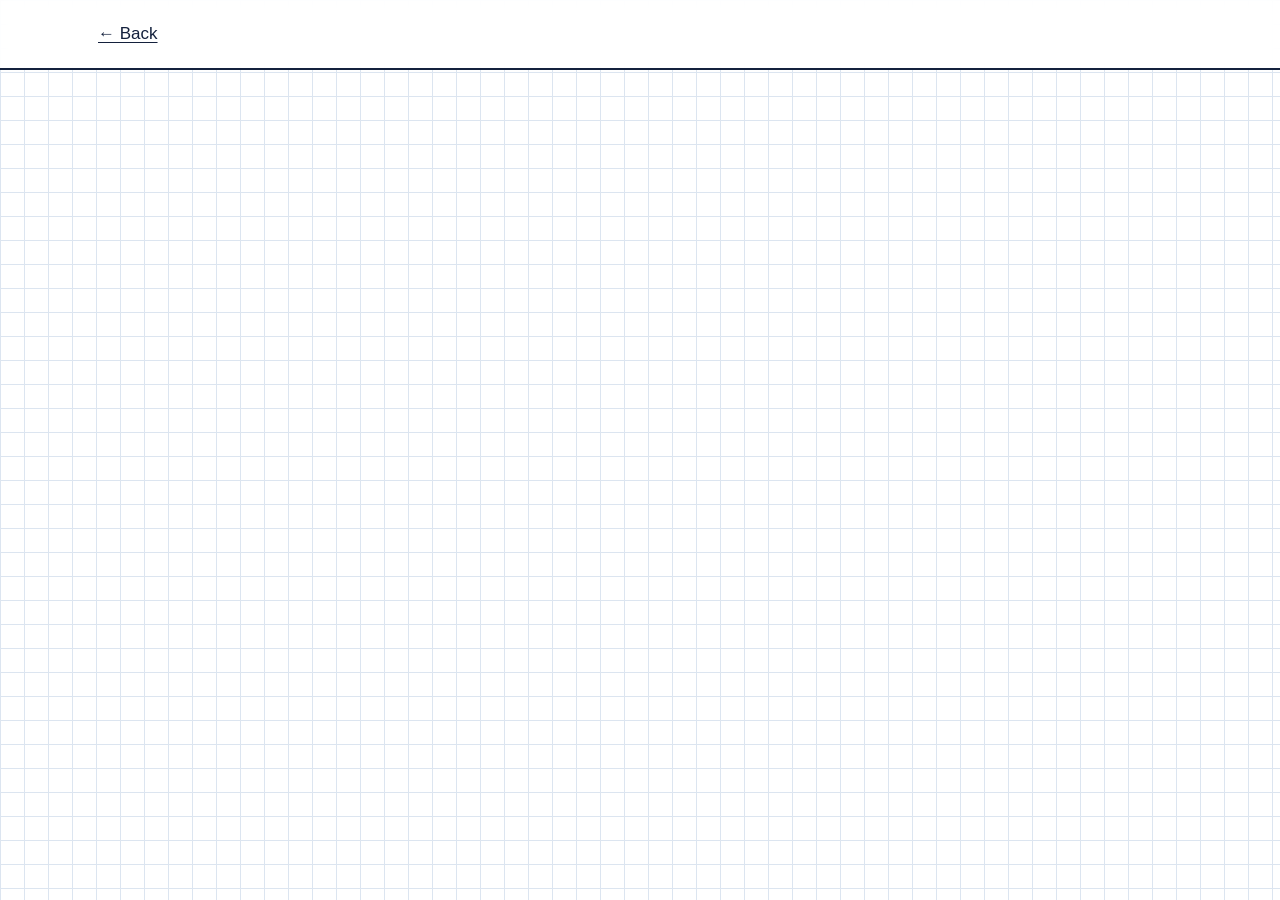
<file: ask.html>
<!doctype html>
<html lang="en">
<head>
  <meta charset="utf-8">
  <meta name="viewport" content="width=device-width, initial-scale=1, viewport-fit=cover">
  <title>Ask me</title>
  <meta name="robots" content="noindex">
  <link rel="icon" href="favicon.svg" type="image/svg+xml">
  <link rel="stylesheet" href="assets/css/tokens.css">
  <link rel="stylesheet" href="assets/css/main.css">
</head>
<body>
  <!--
    Reserved for an AI "ask me" page.
    GitHub Pages serves static files only, so an API key can't live here.
    The chat will call a small proxy (e.g. a Cloudflare Worker) that holds the key.
    Hidden from the main nav until data/site.json -> features.ask is true.
  -->
  <header class="nav"><div class="wrap nav-inner"><a class="brand" href="./">← Back</a></div></header>
  <main class="section"><div class="wrap"></div></main>
</body>
</html>
</file>
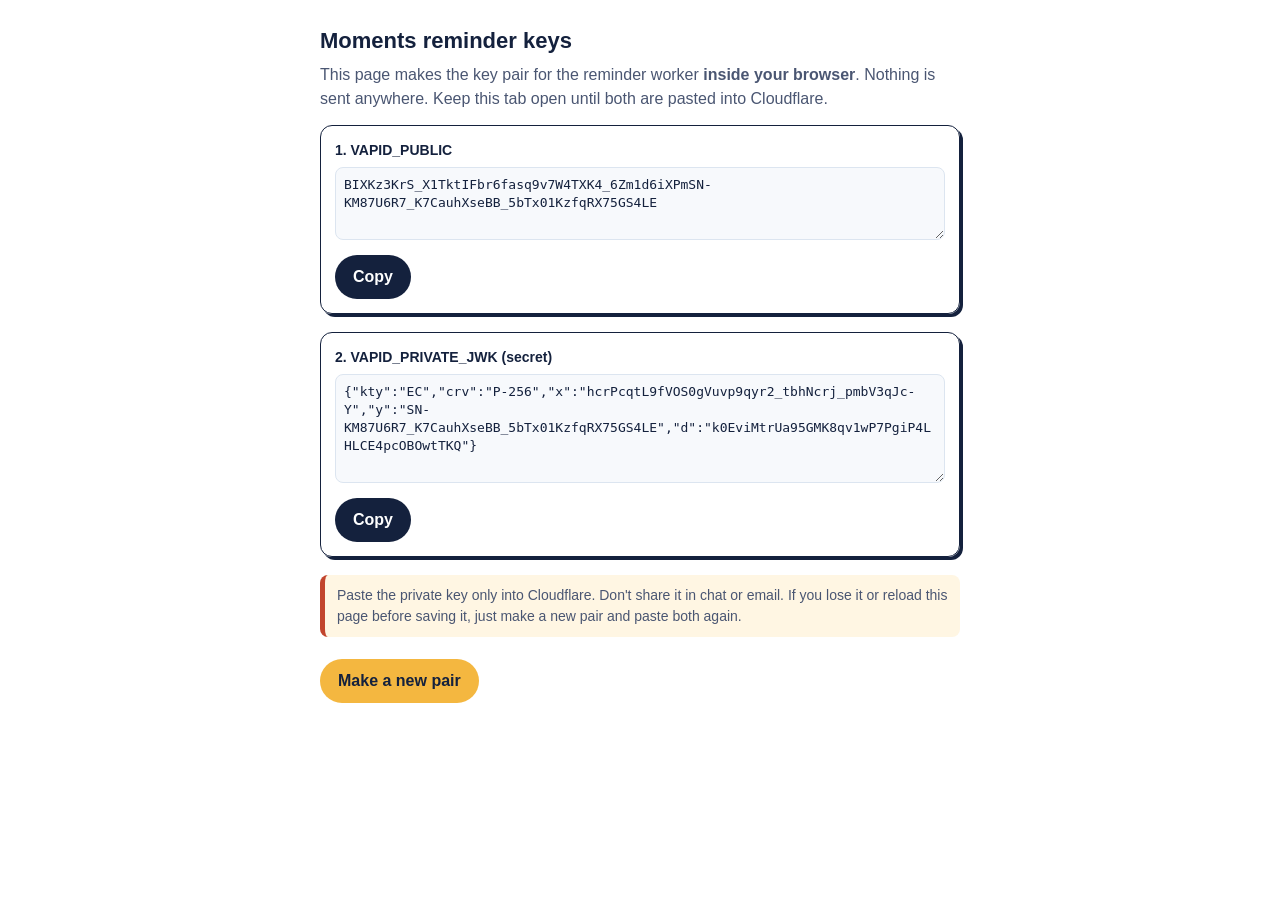
<file: moments-push/keys.html>
<!doctype html>
<html lang="en">
<head>
<meta charset="utf-8">
<meta name="viewport" content="width=device-width,initial-scale=1">
<meta name="robots" content="noindex, nofollow">
<title>Moments reminder keys</title>
<style>
  body { font-family: -apple-system, BlinkMacSystemFont, "Segoe UI", Roboto, sans-serif; color: #14213D; background: #fff; margin: 0; padding: 24px 18px 48px; max-width: 640px; margin: 0 auto; line-height: 1.5; }
  h1 { font-size: 22px; margin: 0 0 6px; }
  p { margin: 0 0 14px; color: #4A5672; }
  .box { border: 1.5px solid #14213D; border-radius: 12px; box-shadow: 3px 3px 0 #14213D; padding: 14px; margin: 0 0 18px; }
  .label { font-weight: 800; font-size: 14px; margin-bottom: 6px; }
  textarea { width: 100%; box-sizing: border-box; font: 13px/1.4 ui-monospace, Menlo, monospace; border: 1px solid #DCE5F0; border-radius: 8px; padding: 8px; resize: vertical; color: #14213D; background: #F7F9FC; }
  button { font: inherit; font-weight: 800; border: 0; border-radius: 999px; padding: 10px 18px; background: #14213D; color: #fff; margin-top: 8px; cursor: pointer; }
  button.alt { background: #F4B740; color: #14213D; }
  .warn { background: #FFF6E3; border-left: 5px solid #C2452D; padding: 10px 12px; border-radius: 8px; font-size: 14px; }
</style>
</head>
<body>
  <h1>Moments reminder keys</h1>
  <p>This page makes the key pair for the reminder worker <strong>inside your browser</strong>. Nothing is sent anywhere. Keep this tab open until both are pasted into Cloudflare.</p>

  <div class="box">
    <div class="label">1. VAPID_PUBLIC</div>
    <textarea id="pub" rows="3" readonly></textarea>
    <button data-copy="pub">Copy</button>
  </div>
  <div class="box">
    <div class="label">2. VAPID_PRIVATE_JWK (secret)</div>
    <textarea id="priv" rows="5" readonly></textarea>
    <button data-copy="priv">Copy</button>
  </div>
  <p class="warn">Paste the private key only into Cloudflare. Don't share it in chat or email. If you lose it or reload this page before saving it, just make a new pair and paste both again.</p>
  <button class="alt" id="again">Make a new pair</button>

<script>
const b64u = (bytes) => btoa(String.fromCharCode(...bytes)).replace(/\+/g, '-').replace(/\//g, '_').replace(/=+$/, '');
async function make() {
  const pair = await crypto.subtle.generateKey({ name: 'ECDSA', namedCurve: 'P-256' }, true, ['sign', 'verify']);
  const raw = new Uint8Array(await crypto.subtle.exportKey('raw', pair.publicKey));
  const jwk = await crypto.subtle.exportKey('jwk', pair.privateKey);
  document.getElementById('pub').value = b64u(raw);
  document.getElementById('priv').value = JSON.stringify({ kty: jwk.kty, crv: jwk.crv, x: jwk.x, y: jwk.y, d: jwk.d });
}
document.querySelectorAll('[data-copy]').forEach((b) => b.onclick = async () => {
  const t = document.getElementById(b.dataset.copy);
  try { await navigator.clipboard.writeText(t.value); } catch (_) { t.select(); document.execCommand('copy'); }
  b.textContent = 'Copied'; setTimeout(() => { b.textContent = 'Copy'; }, 1500);
});
document.getElementById('again').onclick = make;
make();
</script>
</body>
</html>
</file>
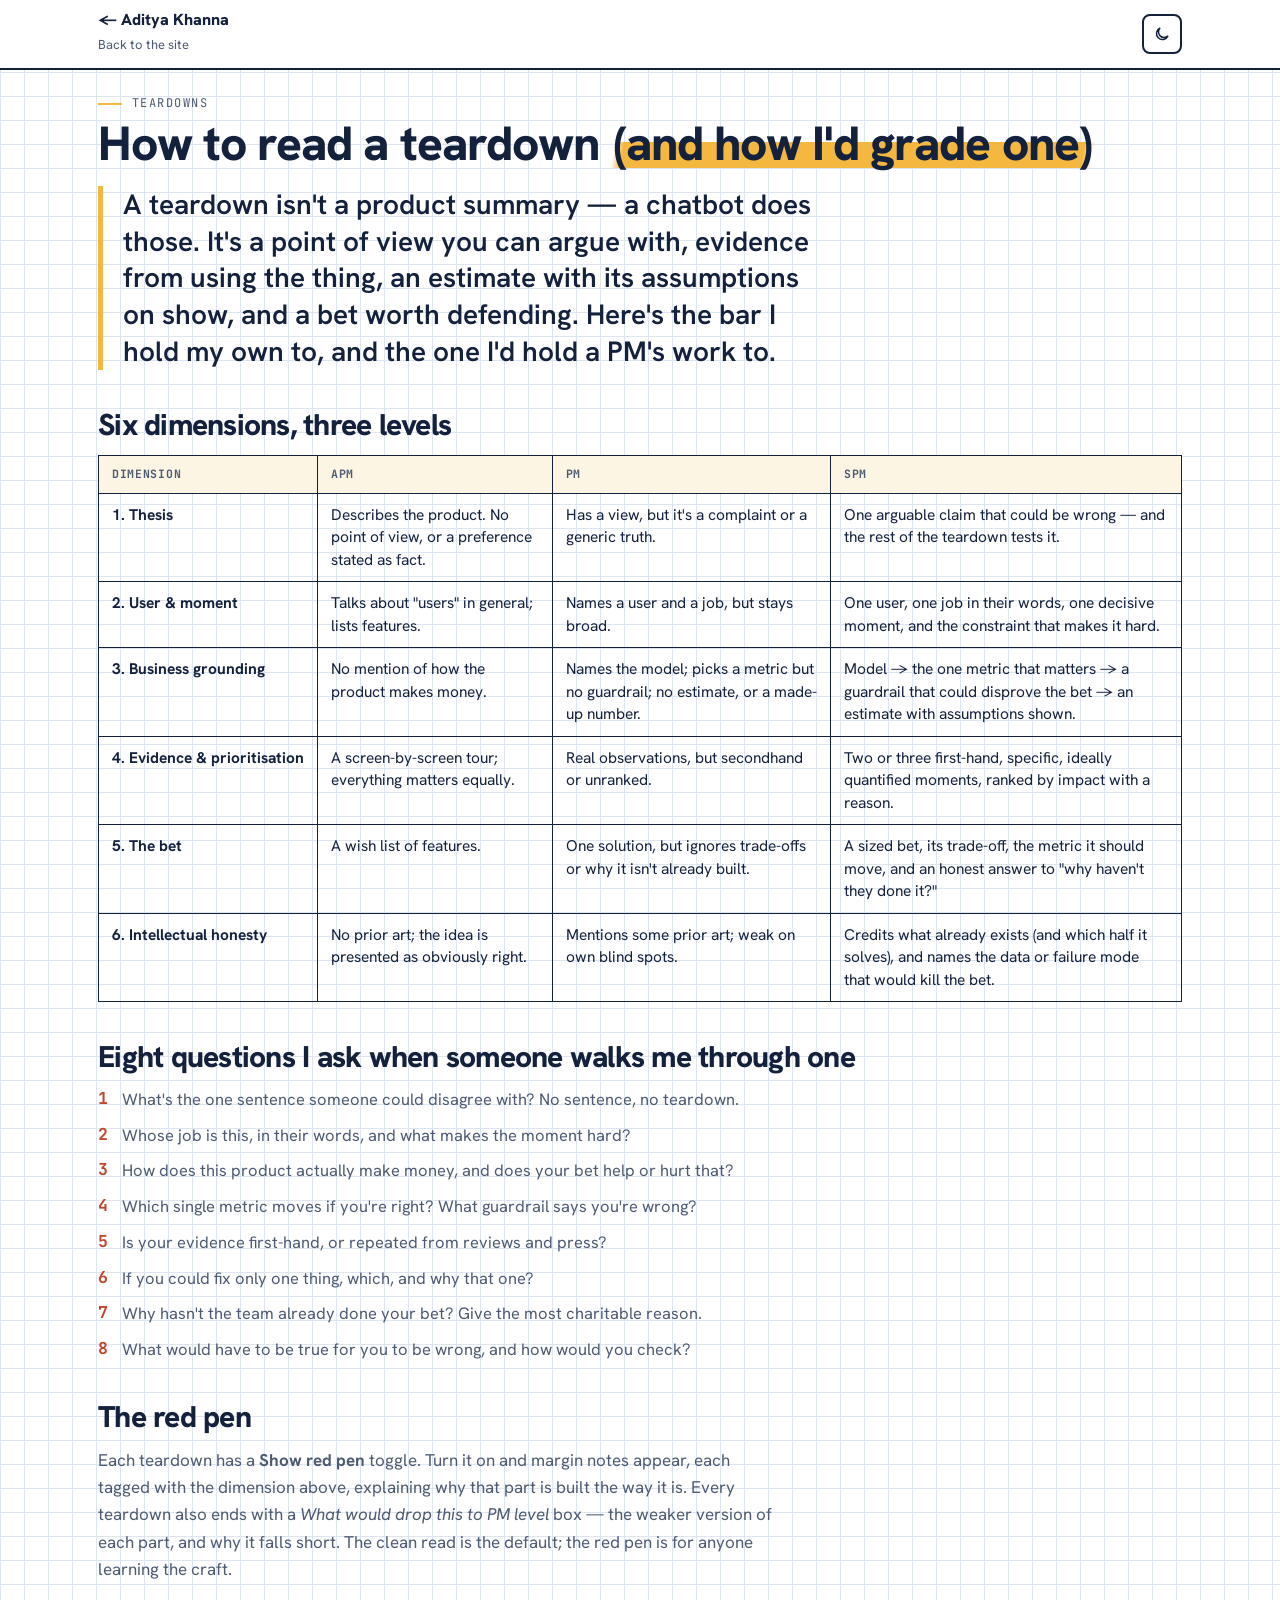
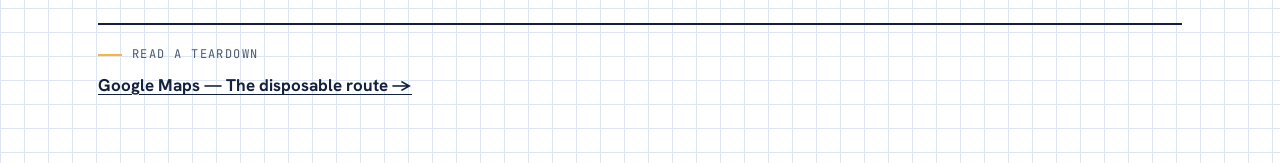
<file: teardowns/rubric.html>
<!doctype html>
<html lang="en">
<head>
  <meta charset="utf-8">
  <meta name="viewport" content="width=device-width, initial-scale=1, viewport-fit=cover">
  <title>How to read a teardown · Aditya Khanna</title>
  <meta name="description" content="How to read a product teardown, and how I'd grade one: six dimensions across APM, PM and SPM, plus the questions I ask.">
  <link rel="icon" href="../assets/img/favicon.svg" type="image/svg+xml">
  <link rel="preconnect" href="https://fonts.googleapis.com">
  <link rel="preconnect" href="https://fonts.gstatic.com" crossorigin>
  <link rel="stylesheet" href="https://fonts.googleapis.com/css2?family=Hanken+Grotesk:wght@400;500;600;700;800&family=Caveat:wght@600;700&family=JetBrains+Mono:wght@400;500&display=swap">
  <link rel="stylesheet" href="../assets/css/tokens.css?v=20261122b">
  <link rel="stylesheet" href="../assets/css/main.css?v=20261122b">
  <script>try{var t=localStorage.getItem('theme');if(t)document.documentElement.setAttribute('data-theme',t);}catch(e){}</script>
  <script data-goatcounter="https://adikhanna.goatcounter.com/count" async src="//gc.zgo.at/count.js"></script>
</head>
<body>
  <header class="nav">
    <div class="wrap nav-inner">
      <a class="me" href="../#principles"><span><b>← Aditya Khanna</b><span>Back to the site</span></span></a>
      <div class="nav-actions" style="margin-left:auto">
        <button type="button" class="icon-btn" id="themeBtn" aria-label="Switch theme">
          <svg class="i-moon" viewBox="0 0 24 24" aria-hidden="true"><path d="M20 14.5A8 8 0 1 1 9.5 4a6.5 6.5 0 0 0 10.5 10.5z"/></svg>
          <svg class="i-sun" viewBox="0 0 24 24" aria-hidden="true"><circle cx="12" cy="12" r="4"/><path d="M12 2v2M12 20v2M2 12h2M20 12h2M4.9 4.9l1.4 1.4M17.7 17.7l1.4 1.4M4.9 19.1l1.4-1.4M17.7 6.3l1.4-1.4"/></svg>
        </button>
      </div>
    </div>
  </header>

  <main id="main" class="wrap td-page">
    <p class="eyebrow">Teardowns</p>
    <h1 class="td-h1">How to read a teardown <mark>(and how I'd grade one)</mark></h1>
    <p class="td-thesis">A teardown isn't a product summary — a chatbot does those. It's a point of view you can argue with, evidence from using the thing, an estimate with its assumptions on show, and a bet worth defending. Here's the bar I hold my own to, and the one I'd hold a PM's work to.</p>

    <section class="td-sec">
      <h2>Six dimensions, three levels</h2>
      <table class="td-table td-rubric-table">
        <thead>
          <tr><th>Dimension</th><th>APM</th><th>PM</th><th>SPM</th></tr>
        </thead>
        <tbody>
          <tr>
            <td data-l="Dimension">1. Thesis</td>
            <td data-l="APM">Describes the product. No point of view, or a preference stated as fact.</td>
            <td data-l="PM">Has a view, but it's a complaint or a generic truth.</td>
            <td data-l="SPM">One arguable claim that could be wrong — and the rest of the teardown tests it.</td>
          </tr>
          <tr>
            <td data-l="Dimension">2. User &amp; moment</td>
            <td data-l="APM">Talks about "users" in general; lists features.</td>
            <td data-l="PM">Names a user and a job, but stays broad.</td>
            <td data-l="SPM">One user, one job in their words, one decisive moment, and the constraint that makes it hard.</td>
          </tr>
          <tr>
            <td data-l="Dimension">3. Business grounding</td>
            <td data-l="APM">No mention of how the product makes money.</td>
            <td data-l="PM">Names the model; picks a metric but no guardrail; no estimate, or a made-up number.</td>
            <td data-l="SPM">Model → the one metric that matters → a guardrail that could disprove the bet → an estimate with assumptions shown.</td>
          </tr>
          <tr>
            <td data-l="Dimension">4. Evidence &amp; prioritisation</td>
            <td data-l="APM">A screen-by-screen tour; everything matters equally.</td>
            <td data-l="PM">Real observations, but secondhand or unranked.</td>
            <td data-l="SPM">Two or three first-hand, specific, ideally quantified moments, ranked by impact with a reason.</td>
          </tr>
          <tr>
            <td data-l="Dimension">5. The bet</td>
            <td data-l="APM">A wish list of features.</td>
            <td data-l="PM">One solution, but ignores trade-offs or why it isn't already built.</td>
            <td data-l="SPM">A sized bet, its trade-off, the metric it should move, and an honest answer to "why haven't they done it?"</td>
          </tr>
          <tr>
            <td data-l="Dimension">6. Intellectual honesty</td>
            <td data-l="APM">No prior art; the idea is presented as obviously right.</td>
            <td data-l="PM">Mentions some prior art; weak on own blind spots.</td>
            <td data-l="SPM">Credits what already exists (and which half it solves), and names the data or failure mode that would kill the bet.</td>
          </tr>
        </tbody>
      </table>
    </section>

    <section class="td-sec">
      <h2>Eight questions I ask when someone walks me through one</h2>
      <ol>
        <li>What's the one sentence someone could disagree with? No sentence, no teardown.</li>
        <li>Whose job is this, in their words, and what makes the moment hard?</li>
        <li>How does this product actually make money, and does your bet help or hurt that?</li>
        <li>Which single metric moves if you're right? What guardrail says you're wrong?</li>
        <li>Is your evidence first-hand, or repeated from reviews and press?</li>
        <li>If you could fix only one thing, which, and why that one?</li>
        <li>Why hasn't the team already done your bet? Give the most charitable reason.</li>
        <li>What would have to be true for you to be wrong, and how would you check?</li>
      </ol>
    </section>

    <section class="td-sec">
      <h2>The red pen</h2>
      <p>Each teardown has a <b>Show red pen</b> toggle. Turn it on and margin notes appear, each tagged with the dimension above, explaining why that part is built the way it is. Every teardown also ends with a <i>What would drop this to PM level</i> box — the weaker version of each part, and why it falls short. The clean read is the default; the red pen is for anyone learning the craft.</p>
    </section>

    <nav class="td-more" aria-label="Teardowns">
      <p class="eyebrow">Read a teardown</p>
      <a href="./?t=google-maps">Google Maps — The disposable route →</a>
    </nav>
  </main>
<script>
(function () {
  var root = document.documentElement, btn = document.getElementById("themeBtn");
  function cur() { return root.getAttribute("data-theme") || (matchMedia("(prefers-color-scheme: dark)").matches ? "dark" : "light"); }
  btn.addEventListener("click", function () { var n = cur() === "dark" ? "light" : "dark"; root.setAttribute("data-theme", n); try { localStorage.setItem("theme", n); } catch (e) {} });
})();
</script>
</body>
</html>
</file>
<file: assets/css/tokens.css>
/* Graph Paper design tokens. Light by default; dark via system setting or the toggle. */
:root {
  --paper: #FFFFFF;
  --card: #FFFFFF;
  --grid: #DCE5F0;
  --ink: #14213D;
  --ink-2: #4D5A72;
  --ink-3: #8A97AE;
  --hi: #F4B740;          /* highlighter */
  --hi-ink: #14213D;      /* text on highlighter */
  --pen: #C2452D;         /* red pen */
  --ok: #2E7D5B;
  --rule: #14213D;
  --shadow: #14213D;
  --hl-h: 42%;           /* highlighter height */
  --hl-y: 82%;

  --display: "Hanken Grotesk", "Helvetica Neue", Arial, sans-serif;
  --body: "Hanken Grotesk", "Helvetica Neue", Arial, sans-serif;
  --hand: "Caveat", "Comic Sans MS", cursive;
  --mono: "JetBrains Mono", ui-monospace, Menlo, Consolas, monospace;

  --max: 1120px;
  --nav-h: 68px;
  --cell: 24px;
  --radius: 10px;
  --spring: cubic-bezier(.16, 1, .3, 1);
  color-scheme: light;
}

@media (prefers-color-scheme: dark) {
  :root:not([data-theme="light"]) {
    --paper: #0F1626; --card: #152036; --grid: #1D2A42;
    --ink: #E8EDF5; --ink-2: #A9B4C8; --ink-3: #6F7D96;
    --hi: #F4B740; --hi-ink: #0F1626; --pen: #FF8A6B; --ok: #6FCF9F;
    --rule: #3A4A68; --shadow: #000000;
    --hl-h: 20%; --hl-y: 96%;
    color-scheme: dark;
  }
}
:root[data-theme="dark"] {
  --paper: #0F1626; --card: #152036; --grid: #1D2A42;
  --ink: #E8EDF5; --ink-2: #A9B4C8; --ink-3: #6F7D96;
  --hi: #F4B740; --hi-ink: #0F1626; --pen: #FF8A6B; --ok: #6FCF9F;
  --rule: #3A4A68; --shadow: #000000;
    --hl-h: 20%; --hl-y: 96%;
  color-scheme: dark;
}
</file>
<file: assets/css/main.css>
/* Graph Paper: a product leader's working notebook. */
*, *::before, *::after { box-sizing: border-box; }
html { scroll-behavior: smooth; scroll-padding-top: calc(var(--nav-h) + 12px); }
body {
  margin: 0;
  background-color: var(--paper);
  background-image: linear-gradient(var(--grid) 1px, transparent 1px), linear-gradient(90deg, var(--grid) 1px, transparent 1px);
  background-size: var(--cell) var(--cell);
  color: var(--ink);
  font-family: var(--body);
  font-size: 17px;
  line-height: 1.6;
  -webkit-font-smoothing: antialiased;
}
img { max-width: 100%; display: block; }
a { color: inherit; text-underline-offset: 3px; }
:focus-visible { outline: 2px solid var(--pen); outline-offset: 3px; border-radius: 4px; }
h1, h2, h3, h4 { font-family: var(--display); font-weight: 800; margin: 0; letter-spacing: -.025em; text-wrap: balance; }
p { margin: 0; }
ul, ol { margin: 0; padding: 0; list-style: none; }
button { font: inherit; color: inherit; }
[hidden] { display: none !important; }

.skip { position: absolute; left: -9999px; }
.skip:focus { left: 16px; top: 16px; background: var(--card); padding: 8px 12px; z-index: 100; }
.wrap { max-width: var(--max); margin: 0 auto; padding-left: max(18px, env(safe-area-inset-left, 0px)); padding-right: max(18px, env(safe-area-inset-right, 0px)); }

/* shared bits */
.eyebrow { font-family: var(--mono); font-size: 12px; letter-spacing: .12em; text-transform: uppercase; color: var(--ink-2); display: flex; align-items: center; gap: 10px; }
.eyebrow::before { content: ""; width: 24px; height: 2px; background: var(--hi); }
mark, .hl { color: inherit; background: linear-gradient(100deg, transparent 1%, var(--hi) 3%, var(--hi) 97%, transparent 99%); background-repeat: no-repeat; background-size: 100% var(--hl-h); background-position: 0 var(--hl-y); padding: 0 .06em; }
.pen { font-family: var(--hand); font-weight: 700; color: var(--pen); font-size: 22px; line-height: 1.1; display: inline-block; transform: rotate(-3deg); }
.paper { background: var(--card); border: 2px solid var(--rule); border-radius: var(--radius); box-shadow: 5px 5px 0 var(--shadow); }
.btn { display: inline-flex; align-items: center; gap: 8px; font-weight: 700; font-size: 15px; text-decoration: none; border-radius: 8px; padding: 11px 18px; border: 2px solid var(--ink); background: var(--card); color: var(--ink); cursor: pointer; transition: transform .2s var(--spring), box-shadow .2s var(--spring); }
.btn:hover { transform: translate(-2px, -2px); box-shadow: 4px 4px 0 var(--ink); }
.btn-ink { background: var(--ink); color: var(--paper); }
.btn-ink:hover { box-shadow: 4px 4px 0 var(--hi); }
.icon-btn { width: 40px; height: 40px; display: grid; place-items: center; border-radius: 8px; border: 2px solid var(--ink); background: var(--card); cursor: pointer; }
.icon-btn svg { width: 18px; height: 18px; fill: none; stroke: var(--ink); stroke-width: 2; stroke-linecap: round; }
.icon-btn .i-sun { display: none; }
:root[data-theme="dark"] .icon-btn .i-sun { display: block; } :root[data-theme="dark"] .icon-btn .i-moon { display: none; }
@media (prefers-color-scheme: dark) { :root:not([data-theme="light"]) .icon-btn .i-sun { display: block; } :root:not([data-theme="light"]) .icon-btn .i-moon { display: none; } }
.chip { font-family: var(--mono); font-size: 11.5px; letter-spacing: .04em; border: 1.5px solid var(--ink); border-radius: 999px; padding: 3px 10px; background: var(--card); white-space: nowrap; }
.sticker { border-radius: 50%; border: 2px solid var(--ink); background: var(--hi); transform: rotate(-4deg); box-shadow: 3px 3px 0 var(--ink); }
.sample-bar { position: relative; z-index: 11; font-family: var(--mono); font-size: 11.5px; letter-spacing: .04em; text-align: center; background: var(--pen); color: var(--paper); padding: 6px 16px; }

/* nav */
.nav { position: sticky; top: 0; z-index: 10; background: color-mix(in srgb, var(--paper) 90%, transparent); backdrop-filter: blur(8px); -webkit-backdrop-filter: blur(8px); border-bottom: 2px solid var(--ink); }
.nav-inner { display: flex; align-items: center; gap: 22px; height: var(--nav-h); }
.me { display: flex; align-items: center; gap: 12px; text-decoration: none; white-space: nowrap; }
.me .sticker { width: 44px; height: 44px; }
.me b { display: block; font-weight: 800; font-size: 16px; line-height: 1.15; }
.me span span { font-size: 13px; color: var(--ink-2); }
.nav-links { display: flex; gap: 18px; margin-left: auto; }
.nav-links a { text-decoration: none; font-size: 15px; color: var(--ink-2); padding: 4px 0; border-bottom: 2px solid transparent; }
.nav-links a:hover, .nav-links a.on { color: var(--ink); border-color: var(--hi); }
.nav-actions { display: flex; gap: 10px; align-items: center; }
.nav-links:empty + .nav-actions, nav:has(.nav-links:empty) + .nav-actions { margin-left: auto; }

/* hero */
.hero { padding-block: clamp(48px, 8vw, 96px) 36px; }
.badge { display: inline-block; font-family: var(--mono); font-size: 12.5px; letter-spacing: .04em; border: 1.5px solid var(--ink); border-radius: 999px; padding: 4px 12px; background: var(--card); }
.hero-title { font-size: clamp(52px, 10.5vw, 132px); line-height: .92; letter-spacing: -.045em; margin-top: 22px; max-width: 11ch; }
.hero-title .soft { color: var(--ink-3); }
.hero-title .hl { background-size: 0% var(--hl-h); animation: sweep 1s .35s var(--spring) forwards; }
@keyframes sweep { to { background-size: 100% var(--hl-h); } }
.hero-top { display: grid; grid-template-columns: minmax(0, max-content) auto; align-items: start; justify-content: start; column-gap: clamp(28px, 4vw, 64px); }
.hero-row { margin-top: 28px; }
.hero-sum { font-size: clamp(18px, 1.8vw, 21px); color: var(--ink-2); max-width: 46ch; }
.btn-row { display: flex; flex-wrap: wrap; gap: 12px; margin-top: 24px; }
/* sits beside the headline; the arrow lines up with "Customers first." */
.hero-side { display: grid; justify-items: start; gap: 18px; margin-top: calc(22px + clamp(52px, 10.5vw, 132px) * .62); }
.pen-hero::before { content: "\2190\00a0"; }
.hero-avatar { margin: 0 0 0 clamp(10px, 2vw, 34px); display: flex; align-items: center; gap: 12px; }
.hero-avatar .sticker-lg { width: clamp(132px, 13vw, 176px); height: clamp(132px, 13vw, 176px); transform: rotate(5deg); box-shadow: 5px 5px 0 var(--ink); }
.hero-avatar figcaption { font-size: 19px; max-width: 120px; }

/* stats */
.stats-sec { padding-bottom: 24px; }
.cells { display: grid; grid-template-columns: repeat(auto-fit, minmax(170px, 1fr)); border: 2px solid var(--ink); background: var(--card); box-shadow: 5px 5px 0 var(--shadow); border-radius: 4px; }
.cells div { padding: 18px 18px 16px; border-right: 2px solid var(--ink); display: grid; gap: 4px; }
.cells div:last-child { border-right: 0; }
.cells b { font-size: clamp(28px, 3vw, 38px); font-weight: 800; letter-spacing: -.03em; line-height: 1; font-variant-numeric: tabular-nums; }
.cells span { font-family: var(--mono); font-size: 11px; letter-spacing: .05em; text-transform: uppercase; color: var(--ink-2); }
.cells .personal b { color: var(--pen); }
.worked { display: flex; align-items: center; gap: 18px; flex-wrap: wrap; margin-top: 22px; }
.label { font-family: var(--mono); font-size: 11.5px; letter-spacing: .1em; text-transform: uppercase; color: var(--ink-3); }
.worked ul { display: flex; gap: 26px; flex-wrap: wrap; }
.worked li { font-weight: 800; font-size: 22px; letter-spacing: -.02em; color: var(--ink-2); }

/* sections */
.section { padding-block: clamp(64px, 9vw, 112px); }
.section-head { display: grid; gap: 12px; margin-bottom: 36px; max-width: 760px; position: relative; }
.section-head h2, .contact h2 { font-size: clamp(34px, 5vw, 58px); line-height: 1; }
.section-lede { font-size: 18px; color: var(--ink-2); max-width: 60ch; }
.pen-section { position: absolute; right: -40px; bottom: -8px; }

/* case studies */
.cs { display: grid; grid-template-columns: 260px minmax(0, 1fr); gap: 28px; align-items: start; }
.cs-tabs { display: grid; gap: 10px; position: sticky; top: calc(var(--nav-h) + 20px); }
.cs-tab { text-align: left; border: 2px solid var(--ink); border-radius: 8px; background: var(--card); padding: 12px 14px; cursor: pointer; display: grid; gap: 2px; transition: transform .2s var(--spring), box-shadow .2s var(--spring), background .2s; }
.cs-tab b { font-weight: 800; font-size: 16px; }
.cs-tab span { font-family: var(--mono); font-size: 10.5px; letter-spacing: .06em; text-transform: uppercase; color: var(--ink-2); }
.cs-tab:hover { transform: translate(-2px, -2px); box-shadow: 3px 3px 0 var(--ink); }
.cs-tab[aria-selected="true"] { background: var(--hi); color: var(--hi-ink); box-shadow: 3px 3px 0 var(--ink); }
.cs-tab[aria-selected="true"] span { color: var(--hi-ink); }
.cs-panel { padding: clamp(22px, 3.4vw, 40px); min-width: 0; }
.cs-panel .eyebrow { margin-bottom: 10px; }
.cs-panel h3 { font-size: clamp(26px, 3vw, 36px); line-height: 1.08; }
.cs-sum { font-size: 18px; color: var(--ink-2); margin-top: 10px; max-width: 60ch; }
.cs-metrics { display: flex; flex-wrap: wrap; gap: 28px; margin: 24px 0 8px; padding: 18px 0; border-block: 2px dashed var(--grid); }
.cs-metrics div { display: grid; }
.cs-metrics b { font-size: 34px; font-weight: 800; letter-spacing: -.03em; line-height: 1; }
.cs-metrics span { font-family: var(--mono); font-size: 11px; letter-spacing: .05em; text-transform: uppercase; color: var(--ink-2); margin-top: 4px; }
.cs-blocks { display: grid; grid-template-columns: repeat(2, minmax(0, 1fr)); gap: 22px 32px; margin-top: 20px; }
.cs-blocks h4 { font-family: var(--mono); font-weight: 500; font-size: 11.5px; letter-spacing: .1em; text-transform: uppercase; color: var(--ink-2); margin-bottom: 6px; }
.cs-blocks p, .cs-blocks li { font-size: 16px; }
.cs-blocks ul { display: grid; gap: 6px; }
.cs-blocks li { padding-left: 18px; position: relative; }
.cs-blocks li::before { content: "→"; position: absolute; left: 0; color: var(--pen); }
.cs-diff { margin-top: 24px; padding: 14px 16px; border-left: 4px solid var(--pen); background: color-mix(in srgb, var(--pen) 8%, var(--card)); border-radius: 0 8px 8px 0; }
.cs-diff b { font-family: var(--hand); font-size: 22px; color: var(--pen); display: block; }
.lock { margin-top: 26px; position: relative; border: 2px dashed var(--ink-3); border-radius: 8px; padding: 26px; overflow: hidden; }
.lock .ghost { display: grid; gap: 10px; filter: blur(5px); opacity: .6; }
.lock .ghost i { display: block; height: 12px; border-radius: 3px; background: var(--ink-3); }
.lock .msg { position: absolute; inset: 0; display: grid; place-items: center; text-align: center; gap: 8px; align-content: center; }
.lock .msg b { font-size: 18px; }
.lock .msg .btn { margin-top: 6px; }

/* screens */
.chips-filter { display: flex; gap: 8px; flex-wrap: wrap; margin-bottom: 24px; }
.chips-filter button { font-family: var(--mono); font-size: 12px; letter-spacing: .04em; border: 2px solid var(--ink); border-radius: 999px; background: var(--card); padding: 5px 13px; cursor: pointer; }
.chips-filter button[aria-pressed="true"] { background: var(--ink); color: var(--paper); }
.screens { display: grid; grid-template-columns: repeat(auto-fill, minmax(190px, 1fr)); gap: 26px 22px; }
.screen { display: grid; gap: 10px; text-align: left; background: none; border: 0; padding: 0; cursor: zoom-in; }
.screen:hover .phone { transform: translate(-3px, -3px) rotate(-1deg); box-shadow: 7px 7px 0 var(--shadow); }
.screen b { font-size: 15px; font-weight: 800; }
.screen span { font-size: 13px; color: var(--ink-2); }
.phone { aspect-ratio: 9 / 18.5; border: 2.5px solid var(--ink); border-radius: 22px; background: #FFFFFF; box-shadow: 4px 4px 0 var(--shadow); padding: 18px 10px 10px; position: relative; overflow: hidden; transition: transform .25s var(--spring), box-shadow .25s var(--spring); color: #14213D; color-scheme: light; }
.phone::before { content: ""; position: absolute; top: 7px; left: 50%; width: 34%; height: 5px; border-radius: 9px; background: #14213D; transform: translateX(-50%); }
.ui { display: grid; grid-template-columns: minmax(0, 1fr); gap: 7px; font-size: 9.5px; line-height: 1.3; }
.ui .t { font-weight: 800; font-size: 12px; }
.ui .bar { height: 7px; border-radius: 3px; background: #E3E9F2; }
.ui .bar.s { width: 60%; } .ui .bar.m { width: 80%; }
.ui .box { border: 1.5px solid #CBD5E3; border-radius: 8px; padding: 7px; display: grid; gap: 5px; }
.ui .box.on { border-color: #14213D; background: #FFF6DE; }
.ui .cta { background: #14213D; color: #fff; text-align: center; border-radius: 7px; padding: 6px; font-weight: 700; margin-top: 4px; }
.ui .big { font-weight: 800; font-size: 18px; }
.ui .row { display: flex; justify-content: space-between; gap: 6px; }
.ui .pill { background: #F4B740; border-radius: 99px; padding: 1px 7px; font-weight: 700; justify-self: start; }
.ui .msg { overflow-wrap: anywhere; background: #EEF2F8; border-radius: 9px 9px 9px 3px; padding: 6px 7px; max-width: 85%; }
.ui .msg.me { justify-self: end; background: #14213D; color: #fff; border-radius: 9px 9px 3px 9px; }
.phone .sample-tag { position: absolute; bottom: 8px; left: 10px; right: 10px; text-align: center; font-family: var(--mono); font-size: 8px; color: #8A97AE; }

/* lightbox */
.lightbox { position: fixed; inset: 0; z-index: 50; background: rgba(15, 22, 38, .6); display: grid; place-items: center; padding: 24px; }
.lb-inner { position: relative; display: grid; justify-items: center; gap: 14px; max-height: 100%; }
.lb-inner .phone { width: min(320px, 78vw); padding: 26px 16px 14px; }
.lb-inner .ui { font-size: 14px; gap: 10px; } .lb-inner .ui .t { font-size: 18px; } .lb-inner .ui .big { font-size: 28px; } .lb-inner .ui .bar { height: 10px; }
.lb-inner .cap { background: var(--card); border: 2px solid var(--ink); border-radius: 8px; padding: 8px 14px; text-align: center; }
.lb-close { position: absolute; top: -8px; right: -52px; font-size: 22px; line-height: 1; }

/* experience */
.timeline { display: grid; gap: 22px; position: relative; padding-left: 28px; }
.timeline::before { content: ""; position: absolute; left: 6px; top: 8px; bottom: 8px; border-left: 2px dashed var(--ink-3); }
.role { position: relative; display: grid; grid-template-columns: 170px minmax(0, 1fr); gap: 24px; padding: 22px 24px; }
.role::before { content: ""; position: absolute; left: -30px; top: 28px; width: 14px; height: 14px; border-radius: 50%; background: var(--hi); border: 2px solid var(--ink); }
.role-when { font-family: var(--mono); font-size: 13px; color: var(--ink-2); padding-top: 4px; }
.role-org { font-family: var(--mono); font-size: 12px; letter-spacing: .08em; text-transform: uppercase; color: var(--pen); display: block; margin-top: 4px; }
.role h3 { font-size: 23px; line-height: 1.15; }
.role-sum { color: var(--ink-2); margin-top: 8px; font-size: 16px; }
.role-metrics { display: flex; flex-wrap: wrap; gap: 8px; margin-top: 12px; }
.role-points { display: grid; gap: 6px; margin-top: 12px; font-size: 15.5px; }
.role-points li { padding-left: 18px; position: relative; }
.role-points li::before { content: "→"; position: absolute; left: 0; color: var(--pen); }

/* AI */
.ai-grid { display: grid; grid-template-columns: minmax(0, 1.25fr) minmax(0, 1fr); gap: 28px; align-items: start; }
.demo { padding: 26px; display: grid; gap: 14px; }
.demo-head { display: flex; justify-content: space-between; align-items: baseline; gap: 12px; flex-wrap: wrap; }
.demo-head h3 { font-size: 26px; }
.req { font-family: var(--mono); font-size: 13.5px; border: 2px solid var(--ink); border-radius: 8px; padding: 10px 12px; background: color-mix(in srgb, var(--hi) 18%, var(--card)); }
.req small { display: block; font-size: 10.5px; letter-spacing: .1em; text-transform: uppercase; color: var(--ink-2); }
.steps { display: grid; gap: 8px; counter-reset: s; }
.step { display: grid; grid-template-columns: 30px minmax(0, 1fr) auto; gap: 12px; align-items: start; padding: 10px 12px; border: 1.5px solid var(--grid); border-radius: 8px; transition: border-color .3s, background .3s, opacity .3s; opacity: .55; }
.step::before { counter-increment: s; content: counter(s); width: 26px; height: 26px; border-radius: 50%; border: 2px solid var(--ink-3); display: grid; place-items: center; font-family: var(--mono); font-size: 12px; }
.step b { font-size: 15.5px; display: block; }
.step span { font-size: 14px; color: var(--ink-2); }
.step i { font-style: normal; font-family: var(--mono); font-size: 11px; color: var(--ink-3); padding-top: 4px; }
.step.done { opacity: 1; border-color: var(--ink); }
.step.done::before { background: var(--hi); border-color: var(--ink); color: var(--hi-ink); content: "✓"; }
.step.done i { color: var(--ok); }
.step.active { opacity: 1; border-color: var(--pen); background: color-mix(in srgb, var(--pen) 6%, var(--card)); }
.demo-actions { display: flex; gap: 10px; flex-wrap: wrap; align-items: center; }
.demo-actions .note { font-family: var(--mono); font-size: 11.5px; color: var(--ink-3); }
.tools { display: grid; grid-template-columns: repeat(auto-fill, minmax(300px, 1fr)); gap: 22px; }
.proj .tags { display: flex; gap: 6px; flex-wrap: wrap; margin-top: 4px; }
.proj .btn { justify-self: start; margin-top: 8px; }
.proj-actions { display: flex; flex-wrap: wrap; gap: 10px; margin-top: 8px; }
.proj-actions .btn { margin-top: 0; }
.note-page { padding-block: 32px 64px; }
.note-page .cs-panel { margin-top: 16px; }
.note-page .cs-panel h1 { font-size: clamp(28px, 4vw, 40px); line-height: 1.1; letter-spacing: -.02em; margin-top: 4px; }
.note-cta { display: flex; flex-wrap: wrap; gap: 10px; margin-top: 24px; }
.note-more { margin-top: 28px; display: grid; gap: 8px; }
.note-more a { font-weight: 700; color: var(--ink); }
.proj { padding: 20px; display: grid; gap: 6px; }
.proj .top { display: flex; justify-content: space-between; gap: 10px; align-items: baseline; }
.proj h3 { font-size: 21px; }
.proj .q { font-family: var(--hand); font-size: 21px; color: var(--pen); line-height: 1.15; }
.proj p { font-size: 15px; color: var(--ink-2); }

/* principles */
.principles { display: grid; grid-template-columns: repeat(3, minmax(0, 1fr)); gap: 26px; }
.principle { padding: 26px 22px 22px; display: grid; gap: 10px; align-content: start; position: relative; }
.principle:nth-child(1) { transform: rotate(-1deg); } .principle:nth-child(2) { transform: rotate(.8deg); } .principle:nth-child(3) { transform: rotate(-.6deg); }
.principle::before { content: ""; position: absolute; top: -12px; left: 50%; width: 76px; height: 22px; transform: translateX(-50%) rotate(-2deg); background: color-mix(in srgb, var(--hi) 70%, transparent); border-radius: 2px; }
.principle .n { font-family: var(--mono); font-size: 13px; color: var(--ink-2); }
.principle h3 { font-size: 24px; line-height: 1.12; }
.principle p { font-size: 15.5px; color: var(--ink-2); }
.principle .tags { display: flex; gap: 6px; flex-wrap: wrap; margin-top: 4px; }
.principle .pen { font-size: 20px; margin-top: 6px; }

/* toolbox */
.toolbox { display: grid; grid-template-columns: repeat(4, minmax(0, 1fr)); gap: 0; border: 2px solid var(--ink); background: var(--card); box-shadow: 5px 5px 0 var(--shadow); border-radius: 4px; }
.tool { padding: 22px 20px; border-right: 2px solid var(--ink); display: grid; gap: 12px; align-content: start; }
.tool:last-child { border-right: 0; }
.tool h3 { font-size: 18px; }
.tool ul { display: grid; gap: 8px; font-size: 15px; }
.tool li { padding-left: 16px; position: relative; }
.tool li::before { content: "·"; position: absolute; left: 2px; font-weight: 800; }
.tool.personal { background: color-mix(in srgb, var(--hi) 22%, var(--card)); }
.tool.personal li { font-family: var(--hand); font-size: 21px; line-height: 1.15; }

/* education */
.edu { display: grid; grid-template-columns: repeat(auto-fit, minmax(260px, 1fr)); gap: 22px; }
.edu-card { padding: 22px; display: grid; gap: 4px; }
.edu-card .yr { font-family: var(--mono); font-size: 12px; color: var(--ink-2); }
.edu-card h3 { font-size: 24px; }
.edu-card .deg { font-weight: 600; }
.edu-card p { font-size: 15px; color: var(--ink-2); margin-top: 6px; }

/* contact */
.contact-grid { display: grid; grid-template-columns: minmax(0, 1.1fr) minmax(0, 1fr); gap: 40px; align-items: start; }
.contact h2 { margin-top: 12px; }
.contact .section-lede { margin-top: 14px; }
.contact .pen { margin-top: 18px; }
.contact-cards { display: grid; gap: 14px; }
.ccard { padding: 18px 20px; display: grid; grid-template-columns: minmax(0, 1fr) auto; gap: 12px; align-items: center; }
.ccard .label { display: block; margin-bottom: 2px; }
.ccard b { font-size: 17px; overflow-wrap: anywhere; }
.ccard .btn { padding: 8px 14px; font-size: 14px; }

/* footer */
.footer { border-top: 2px solid var(--ink); padding-block: 28px; font-family: var(--mono); font-size: 12.5px; color: var(--ink-2); background: color-mix(in srgb, var(--paper) 92%, transparent); }
.footer-inner { display: flex; justify-content: space-between; gap: 16px; flex-wrap: wrap; }
.footer-metrics { flex-basis: 100%; margin: 0; font-size: 12px; color: var(--ink-2); }
.footer-metrics[hidden] { display: none; }
.footer-metrics .fm-label { color: var(--ink); background: linear-gradient(transparent 55%, color-mix(in srgb, var(--hi) 55%, transparent) 55%); padding-inline: 2px; }

/* responsive */
@media (max-width: 960px) {
  .nav-links { display: none; }
  .nav-actions { margin-left: auto; }
  .cs { grid-template-columns: minmax(0, 1fr); }
  .cs-tabs { position: static; grid-auto-flow: column; grid-auto-columns: max-content; overflow-x: auto; padding: 2px 6px 8px 2px; }
  .ai-grid, .contact-grid { grid-template-columns: minmax(0, 1fr); }
  .principles { grid-template-columns: minmax(0, 1fr); }
  .toolbox { grid-template-columns: repeat(2, minmax(0, 1fr)); }
  .tool:nth-child(2) { border-right: 0; }
  .tool:nth-child(-n+2) { border-bottom: 2px solid var(--ink); }
  .pen-section { position: static; }
}
@media (max-width: 640px) {
  body { font-size: 16px; }
  .me span span { display: none; }
  .hero-top { grid-template-columns: minmax(0, 1fr); }
  .hero-side { margin-top: 14px; }
  .pen-hero::before { content: "\2191\00a0"; }
  .hero-avatar { margin-left: 0; }
  .cells { grid-template-columns: repeat(2, minmax(0, 1fr)); }
  .cells div { border-right: 0; border-bottom: 2px solid var(--ink); }
  .cells div:nth-child(odd) { border-right: 2px solid var(--ink); }
  .cells div:last-child { border-bottom: 0; }
  .cells div:nth-last-child(2):nth-child(odd) { border-bottom: 0; }
  .cells div:last-child:nth-child(odd) { grid-column: 1 / -1; border-right: 0; }
  .cs-blocks { grid-template-columns: minmax(0, 1fr); }
  .role { grid-template-columns: minmax(0, 1fr); gap: 6px; padding: 18px; }
  .screens { grid-template-columns: repeat(2, minmax(0, 1fr)); gap: 20px 14px; }
  .toolbox { grid-template-columns: minmax(0, 1fr); }
  .tool { border-right: 0 !important; border-bottom: 2px solid var(--ink); }
  .tool:last-child { border-bottom: 0; }
  .lb-close { right: -6px; top: -50px; }
}
@media (prefers-reduced-motion: reduce) {
  html { scroll-behavior: auto; }
  *, *::before, *::after { animation: none !important; transition: none !important; }
  .hero-title .hl { background-size: 100% var(--hl-h); }
}

/* ===== Rhythm pass (21 Nov 2026): each section gets its own form ===== */

/* AI work: featured tool + shelf of sketched screens */
.tools-v2 { display: grid; gap: 44px; }
.feature { display: grid; grid-template-columns: 240px minmax(0, 1fr); gap: 40px; padding: 32px; align-items: center; }
.feature-art { display: flex; justify-content: center; padding: 22px 0; border: 2px dashed var(--ink); border-radius: 10px; background: color-mix(in srgb, var(--hi) 22%, var(--card)); }
.feature-body { display: grid; gap: 12px; justify-items: start; }
.feature-meta { display: flex; gap: 12px; align-items: center; }
.feature-meta .pen { font-size: 21px; }
.feature h3 { font-size: clamp(30px, 3.4vw, 42px); line-height: 1.05; }
.feature .q { font-family: var(--hand); font-weight: 700; color: var(--pen); font-size: clamp(22px, 2.2vw, 27px); line-height: 1.15; }
.feature p { font-size: 17px; color: var(--ink-2); max-width: 52ch; }
.feature .proj-actions { margin-top: 4px; }

.shelf-wrap { position: relative; }
.shelf { display: grid; grid-auto-flow: column; grid-auto-columns: calc((100% - 3 * 28px) / 3.5); gap: 28px; overflow-x: auto; overscroll-behavior-x: contain; scroll-snap-type: x proximity; padding: 4px 0 18px; scrollbar-width: thin; scrollbar-color: var(--ink-3) transparent; }
.shelf::-webkit-scrollbar { height: 6px; } .shelf::-webkit-scrollbar-thumb { background: var(--ink-3); border-radius: 6px; }
.shelf:focus-visible { outline: 2px dashed var(--ink); outline-offset: 6px; }
.shelf > .shelf-item { scroll-snap-align: start; min-width: 0; }
.shelf-wrap::after { content: ""; position: absolute; right: 0; bottom: 18px; height: calc(100% - 68px); z-index: 1; width: 56px; pointer-events: none; background: linear-gradient(90deg, transparent, var(--paper)); transition: opacity .2s; }
.shelf-wrap.at-end::after { opacity: 0; }
.shelf-wrap::before { content: ""; position: absolute; left: 0; bottom: 18px; height: calc(100% - 68px); width: 40px; pointer-events: none; z-index: 1; background: linear-gradient(270deg, transparent, var(--paper)); opacity: 0; transition: opacity .2s; }
.shelf-wrap.scrolled::before { opacity: 1; }
.shelf-nav { position: relative; z-index: 2; display: flex; justify-content: flex-end; gap: 8px; margin: -8px 0 10px; padding-right: 4px; }
.shelf-btn { width: 40px; height: 40px; border-radius: 50%; border: 2px solid var(--ink); background: var(--card); color: var(--ink); font-size: 18px; font-weight: 700; line-height: 1; cursor: pointer; box-shadow: 2px 2px 0 var(--ink); }
.shelf-btn:hover:not(:disabled) { background: var(--hi); color: var(--hi-ink, #14213D); }
.shelf-btn:disabled { opacity: .35; cursor: default; box-shadow: none; }
.shelf-btn:focus-visible { outline: 2px solid var(--pen); outline-offset: 2px; }
.shelf-item { display: grid; gap: 8px; align-content: start; }
.shelf-art { height: 200px; display: flex; justify-content: center; align-items: flex-end; border-bottom: 2px solid var(--ink); margin-bottom: 8px; overflow: hidden; }
.shelf-item:nth-child(4n+1) .sk { transform: rotate(-2deg); }
.shelf-item:nth-child(4n+2) .sk { transform: rotate(2deg); }
.shelf-item:nth-child(4n+3) .sk { transform: rotate(-1.5deg); }
.shelf-item:nth-child(4n+4) .sk { transform: rotate(2.5deg); }
.shelf-item h3 { font-size: 21px; display: flex; align-items: center; gap: 8px; flex-wrap: wrap; }
.shelf-item .q { font-family: var(--hand); font-weight: 700; color: var(--pen); font-size: 21px; line-height: 1.15; }
.shelf-item p { font-size: 15px; color: var(--ink-2); }
.shelf-item .proj-actions { gap: 16px; margin-top: 2px; }
.link-strong { font-weight: 700; font-size: 15px; color: var(--ink); text-decoration: underline; text-decoration-color: var(--hi); text-decoration-thickness: 3px; text-underline-offset: 4px; padding: 6px 0; }
.link-strong:hover { text-decoration-color: var(--pen); }
.link-soft { font-size: 14px; color: var(--ink-2); padding: 6px 0; }

/* sketched phone screens (always light, like the old sample phones) */
.sk { width: 132px; height: 190px; box-sizing: border-box; border: 2.5px solid #14213D; border-bottom: 0; border-radius: 20px 20px 0 0; background: #FFFFFF; color: #14213D; color-scheme: light; padding: 18px 10px 10px; display: flex; flex-direction: column; gap: 7px; font-size: 10px; line-height: 1.3; overflow: hidden; position: relative; }
.sk::before { content: ""; position: absolute; top: 7px; left: 50%; width: 34%; height: 5px; border-radius: 9px; background: #14213D; transform: translateX(-50%); }
.sk-big { width: 160px; height: 300px; border-bottom: 2.5px solid #14213D; border-radius: 20px; transform: rotate(-3deg); box-shadow: 4px 4px 0 #14213D; }
.sk .sk-t { font-size: 11.5px; font-weight: 800; }
.sk .bar { height: 7px; border-radius: 3px; background: #E3E9F2; flex-shrink: 0; }
.sk .bar.m { width: 80%; } .sk .bar.s { width: 60%; } .sk .bar.hi { width: 70%; background: #F4B740; }
.sk .sk-pic { height: 92px; border-radius: 8px; background: #F4B740; border: 1.5px solid #14213D; flex-shrink: 0; }
.sk .sk-hand { font-family: var(--hand); font-size: 15px; color: #C2452D; font-style: normal; font-weight: 700; }
.sk .sk-cta { margin-top: auto; background: #14213D; color: #FFFFFF; text-align: center; border-radius: 7px; padding: 6px; font-weight: 700; }
.sk .sk-grid { display: grid; grid-template-columns: repeat(3, 1fr); gap: 4px; }
.sk .sk-grid i { aspect-ratio: 1; border-radius: 4px; background: #DCE5F0; }
.sk .sk-grid i:nth-child(1) { background: #F4B740; } .sk .sk-grid i:nth-child(3) { background: #14213D; } .sk .sk-grid i:nth-child(5) { background: #C2452D; }
.sk .sk-msg { white-space: normal; overflow-wrap: anywhere; min-width: 0; box-sizing: border-box; background: #EEF2F8; border-radius: 9px 9px 9px 3px; padding: 6px 7px; max-width: 88%; align-self: flex-start; }
.sk .sk-msg.me { align-self: flex-end; background: #14213D; color: #FFFFFF; border-radius: 9px 9px 3px 9px; }
.sk .sk-row { display: flex; justify-content: space-between; align-items: center; }
.sk .sk-pill { background: #F4B740; border-radius: 99px; padding: 0 7px; font-weight: 700; }
.sk .sk-bars { display: flex; gap: 3px; }
.sk .sk-bars i { flex: 1; height: 3px; border-radius: 2px; background: #DCE5F0; }
.sk .sk-bars i.on { background: #14213D; }
.sk .sk-real { border: 1.5px solid #C2452D; color: #C2452D; border-radius: 5px; padding: 0 5px; font-weight: 800; text-transform: uppercase; font-size: 9.5px; letter-spacing: .04em; }

/* Play: the page turns to night (in both themes) */
.band-night { --paper: #14213D; --card: #152036; --grid: #22304E; --ink: #E8EDF5; --ink-2: #A9B4C8; --ink-3: #8A97AE; --pen: #FF8A6B; --rule: #3A4A68;
  background-color: var(--paper); background-image: linear-gradient(var(--grid) 1px, transparent 1px), linear-gradient(90deg, var(--grid) 1px, transparent 1px); background-size: var(--cell) var(--cell);
  color: var(--ink); border-block: 2px solid #14213D; }
:root[data-theme="dark"] .band-night { --paper: #080D19; --grid: #141E33; border-color: #3A4A68; }
@media (prefers-color-scheme: dark) { :root:not([data-theme="light"]) .band-night { --paper: #080D19; --grid: #141E33; border-color: #3A4A68; } }
.band-night mark { background: none; color: var(--hi); padding: 0; }
.band-night .eyebrow::before { background: var(--hi); }
.games { display: grid; grid-template-columns: repeat(auto-fit, minmax(300px, 1fr)); gap: 28px; }
.game { background: var(--card); border: 2px solid var(--rule); border-radius: 14px; overflow: hidden; display: flex; flex-direction: column; }
.game-body { padding: 22px; display: grid; gap: 8px; }
.game .top { display: flex; justify-content: space-between; align-items: baseline; gap: 10px; flex-wrap: wrap; }
.game h3 { font-size: 26px; }
.game-status { font-size: 14px; color: var(--ink-2); }
.game .q { font-family: var(--hand); font-weight: 700; color: var(--pen); font-size: 22px; line-height: 1.15; }
.game .link-strong { color: var(--hi); text-decoration-color: currentColor; }
.game .link-soft { color: var(--ink-2); }
.game-art { height: 220px; position: relative; overflow: hidden; }
.game-art-road { background: #2B3346; }
.game-art-road .lane { position: absolute; top: 0; bottom: 0; width: 4px; background: repeating-linear-gradient(#E8EDF5 0 22px, transparent 22px 44px); }
.game-art-road .l1 { left: 33%; } .game-art-road .l2 { left: 66%; }
.game-art-road .hole { position: absolute; border-radius: 50%; background: #151B28; }
.game-art-road .h1 { left: 10%; top: 40px; width: 54px; height: 30px; } .game-art-road .h2 { left: 74%; top: 110px; width: 64px; height: 34px; } .game-art-road .h3 { left: 43%; top: 54px; width: 44px; height: 28px; }
.game-art-road .scooter { position: absolute; left: calc(50% - 17px); bottom: 22px; width: 34px; height: 52px; border-radius: 10px; background: #F4B740; border: 3px solid #14213D; }
.game-art-road .sign { position: absolute; top: 14px; right: 14px; background: #2E7D5B; color: #FFFFFF; font-weight: 700; font-size: 13px; padding: 4px 10px; border-radius: 4px; }
.game-art-aunty { background: #2A2140; padding: 26px; display: flex; flex-direction: column; justify-content: center; gap: 14px; }
.game-art-aunty .bub { padding: 10px 14px; font-size: 16px; line-height: 1.35; max-width: 80%; color: #14213D; }
.game-art-aunty .office { align-self: flex-start; background: #E8EDF5; border-radius: 14px 14px 14px 4px; }
.game-art-aunty .aunty { align-self: flex-end; background: #F4B740; border-radius: 14px 14px 4px 14px; font-weight: 600; }

/* How I work: big statements, no cards */
.principle-rows { display: grid; border-top: 2px solid var(--ink); border-bottom: 2px solid var(--ink); }
.principle-row { display: grid; grid-template-columns: minmax(0, 1.1fr) minmax(0, 1fr); gap: 16px 56px; padding: 36px 0; align-items: baseline; }
.principle-row + .principle-row { border-top: 2px dashed var(--ink-3); }
.principle-row h3 { font-size: clamp(30px, 4vw, 46px); line-height: 1.05; letter-spacing: -.025em; }
.principle-side { display: grid; gap: 10px; justify-items: start; }
.principle-side p { font-size: 18px; color: var(--ink-2); max-width: 52ch; }
.principle-side .pen { font-size: 22px; }
.edu-line { display: flex; flex-wrap: wrap; align-items: center; gap: 10px 22px; margin-top: 40px; font-size: 20px; }
.edu-line .pen { font-size: 26px; transform: rotate(-2deg); }
.edu-line .edu-arrow { color: var(--ink-3); font-size: 22px; }

/* Contact: a highlighter band to close */
.band-hi { background: var(--hi); color: var(--hi-ink); border-top: 2px solid var(--hi-ink); }
.band-hi .eyebrow, .band-hi .section-lede { color: var(--hi-ink); }
.band-hi .eyebrow::before { background: var(--hi-ink); }
.band-hi .pen { color: var(--hi-ink); }
.band-hi h2 { font-size: clamp(38px, 5.6vw, 64px); }
.band-hi .ccard { box-shadow: 5px 5px 0 var(--hi-ink); border-color: var(--hi-ink); color: var(--ink); }
.band-hi .ccard b { font-size: 20px; }

/* ===== Teardowns ===== */
/* Home block, under How I work */
.teardowns { margin-top: 52px; border-top: 2px solid var(--ink); padding-top: 34px; }
.td-head { display: grid; gap: 12px; max-width: 760px; margin-bottom: 28px; }
.td-note { font-size: 17px; color: var(--ink-2); max-width: 62ch; }
.td-rubric { font-weight: 700; color: var(--ink); text-decoration: underline; text-decoration-color: var(--hi); text-decoration-thickness: 3px; text-underline-offset: 4px; justify-self: start; }
.td-rubric:hover { text-decoration-color: var(--pen); }
.td-cards { display: grid; grid-template-columns: repeat(auto-fit, minmax(270px, 1fr)); gap: 22px; }
.td-card { padding: 22px; display: grid; gap: 8px; align-content: start; color: var(--ink); text-decoration: none; transition: transform .2s var(--spring), box-shadow .2s var(--spring); }
.td-card:hover { transform: translate(-3px, -3px); box-shadow: 8px 8px 0 var(--shadow); }
.td-card h3 { font-size: 22px; line-height: 1.12; }
.td-card .q { font-family: var(--hand); font-weight: 700; color: var(--pen); font-size: 20px; line-height: 1.18; }
.td-read { font-family: var(--mono); font-size: 11.5px; color: var(--ink-3); letter-spacing: .04em; }

/* Detail + rubric pages */
.td-page { padding-block: 24px 64px; }
.td-page h1, .td-h1 { font-size: clamp(30px, 4.6vw, 48px); line-height: 1.05; letter-spacing: -.02em; margin: 6px 0 4px; }
.td-toolbar { display: flex; align-items: center; justify-content: space-between; gap: 16px; flex-wrap: wrap; margin: 6px 0 4px; }
.td-toggle { display: inline-flex; align-items: center; gap: 9px; font-family: var(--mono); font-size: 12.5px; letter-spacing: .03em; border: 2px solid var(--ink); border-radius: 999px; padding: 8px 15px; background: var(--card); color: var(--ink); cursor: pointer; transition: transform .15s var(--spring); }
.td-toggle:hover { transform: translateY(-1px); }
.td-toggle[aria-pressed="true"] { background: var(--pen); color: #fff; border-color: var(--pen); }
.td-toggle .dot { width: 10px; height: 10px; border-radius: 50%; background: var(--pen); }
.td-toggle[aria-pressed="true"] .dot { background: #fff; }
.td-thesis { font-size: clamp(20px, 2.5vw, 28px); line-height: 1.32; font-weight: 600; border-left: 5px solid var(--hi); padding-left: 20px; margin: 16px 0 10px; max-width: 46ch; }
.td-sec { margin-top: 38px; }
.td-sec h2 { font-size: clamp(22px, 2.6vw, 30px); line-height: 1.1; margin-bottom: 14px; }
.td-sec > p { font-size: 17px; color: var(--ink-2); max-width: 68ch; margin-bottom: 12px; }
.td-sec ul, .td-sec ol { display: grid; gap: 11px; margin: 4px 0 14px; max-width: 68ch; padding: 0; list-style: none; }
.td-sec li { font-size: 16.5px; color: var(--ink-2); padding-left: 24px; position: relative; line-height: 1.5; }
.td-sec ul li::before { content: "\2192"; position: absolute; left: 0; color: var(--pen); font-weight: 700; }
.td-sec ol { counter-reset: td; }
.td-sec ol > li { counter-increment: td; }
.td-sec ol > li::before { content: counter(td); position: absolute; left: 0; top: -1px; font-family: var(--mono); font-weight: 700; color: var(--pen); }
.td-lead { color: var(--ink); }
.td-callout { font-family: var(--hand); font-size: clamp(21px, 2.3vw, 27px); color: var(--pen); line-height: 1.2; margin: 6px 0 14px; max-width: 46ch; }
.td-sub { font-family: var(--mono); font-size: 12px; letter-spacing: .1em; text-transform: uppercase; color: var(--ink-2); margin: 18px 0 8px; }

.td-table { width: 100%; border-collapse: collapse; margin: 8px 0 16px; font-size: 15.5px; }
.td-table th, .td-table td { border: 1.5px solid var(--rule); padding: 10px 13px; text-align: left; vertical-align: top; line-height: 1.45; }
.td-table th { font-family: var(--mono); font-size: 11.5px; letter-spacing: .06em; text-transform: uppercase; color: var(--ink-2); background: color-mix(in srgb, var(--hi) 14%, var(--card)); }
.td-table td:first-child { font-weight: 700; color: var(--ink); }
.td-rubric-table td:first-child { white-space: nowrap; }

.td-pen { display: none; }
.redpen .td-pen { display: block; margin: 12px 0 2px; padding: 12px 15px; border-left: 4px solid var(--pen); background: color-mix(in srgb, var(--pen) 8%, var(--card)); border-radius: 0 8px 8px 0; max-width: 68ch; }
.td-pen .dim { font-family: var(--mono); font-size: 10.5px; letter-spacing: .09em; text-transform: uppercase; color: var(--pen); display: block; margin-bottom: 3px; }
.td-pen .txt { font-family: var(--hand); font-size: 20px; line-height: 1.28; color: var(--pen); }
.td-droppm { display: none; border-top: 2px dashed var(--ink-3); padding-top: 28px; }
.redpen .td-droppm { display: block; }
.td-droppm .lede { font-size: 15px; color: var(--ink-2); margin-bottom: 14px; }
.td-more { margin-top: 40px; border-top: 2px solid var(--ink); padding-top: 20px; display: grid; gap: 8px; }
.td-more a { font-weight: 700; color: var(--ink); }
.td-more a:hover { color: var(--pen); }

@media (max-width: 760px) {
  .td-table thead { position: absolute; width: 1px; height: 1px; overflow: hidden; clip: rect(0 0 0 0); }
  .td-table, .td-table tbody, .td-table tr, .td-table td { display: block; width: auto; }
  .td-table tr { border: 1.5px solid var(--rule); border-radius: 8px; margin-bottom: 14px; padding: 4px 4px 8px; }
  .td-table td { border: 0; padding: 8px 12px 0; }
  .td-table td::before { content: attr(data-l); font-family: var(--mono); font-size: 10.5px; letter-spacing: .06em; text-transform: uppercase; color: var(--ink-3); display: block; margin-bottom: 3px; }
  .td-rubric-table td:first-child { white-space: normal; font-size: 18px; }
  .td-rubric-table td:first-child::before { display: none; }
}

@media (max-width: 960px) {
  .principle-row { grid-template-columns: minmax(0, 1fr); padding: 28px 0; }
}
@media (max-width: 640px) {
  .feature { grid-template-columns: minmax(0, 1fr); padding: 22px; gap: 24px; }
  .shelf { grid-auto-columns: 62%; gap: 16px; }
  .shelf-nav { display: none; }
  .shelf-art { height: 170px; }
  .shelf-item .sk { width: 112px; height: 162px; font-size: 8.5px; padding: 16px 8px 8px; gap: 5px; }
  .game-art { height: 180px; }
  .band-hi .ccard b { font-size: 16px; overflow-wrap: normal; word-break: normal; }
}
</file>
<file: moments/styles.css>
/* Moments — Graph Paper tokens, mobile-first */
:root {
  --paper: #FFFFFF;
  --grid: #DCE5F0;
  --ink: #14213D;
  --ink-2: #4A5672;
  --ink-3: #5E6A86;
  --hl: #F4B740;
  --red: #C2452D;
  --card: #FFFFFF;
  --line: #E6ECF4;
  --shadow: 3px 3px 0 var(--ink);
  --sat: env(safe-area-inset-top, 0px);
  --sab: env(safe-area-inset-bottom, 0px);
  --font: -apple-system, BlinkMacSystemFont, "Segoe UI", Roboto, "Helvetica Neue", Arial, sans-serif;
  --ease: cubic-bezier(.2, .8, .2, 1);
  color-scheme: light dark;
}
@media (prefers-color-scheme: dark) {
  :root {
    --paper: #0E1626;
    --grid: #1B2840;
    --ink: #E9EEF7;
    --ink-2: #B4BFD4;
    --ink-3: #8D9AB8;
    --card: #141F33;
    --line: #22314D;
    --shadow: 3px 3px 0 #000;
  }
}

* { box-sizing: border-box; -webkit-tap-highlight-color: transparent; }
html, body { margin: 0; height: 100%; }
body {
  font-family: var(--font);
  background: var(--paper);
  color: var(--ink);
  overscroll-behavior-y: none;
  -webkit-font-smoothing: antialiased;
}
button { font: inherit; color: inherit; background: none; border: 0; padding: 0; cursor: pointer; }
svg { display: block; }
[hidden] { display: none !important; }

/* ---------- screens ---------- */
.screen {
  position: fixed; inset: 0;
  display: flex; flex-direction: column;
  background: var(--paper);
  opacity: 0; pointer-events: none;
  transform: translateY(14px);
  transition: opacity .22s var(--ease), transform .26s var(--ease);
}
.screen.active { opacity: 1; pointer-events: auto; transform: none; }
.screen.dark { background: #000; color: #fff; }
#feed { overflow-y: auto; -webkit-overflow-scrolling: touch; transform: none; }
#feed:not(.active) { opacity: 1; } /* keep feed painted under overlays */

/* ---------- buttons ---------- */
.icon-btn { width: 40px; height: 40px; display: grid; place-items: center; border-radius: 50%; }
.icon-btn svg { width: 24px; height: 24px; fill: none; stroke: currentColor; stroke-width: 1.8; stroke-linecap: round; stroke-linejoin: round; }
.icon-btn:active { background: color-mix(in srgb, currentColor 12%, transparent); }
.icon-btn.light { color: #fff; }
.icon-btn.round { width: 48px; height: 48px; background: rgba(255,255,255,.14); backdrop-filter: blur(8px); -webkit-backdrop-filter: blur(8px); }
.text-btn { font-weight: 600; padding: 8px 6px; color: var(--ink-2); }
.text-btn.light { color: #fff; }
.text-btn.danger { color: var(--red); }
.text-btn.wide { width: 100%; padding: 16px; margin-top: 8px; }
.pill-btn {
  background: var(--ink); color: var(--paper);
  font-weight: 700; padding: 10px 18px; border-radius: 999px;
  transition: transform .1s;
}
.pill-btn:active { transform: scale(.96); }
.pill-btn:disabled { opacity: .4; }
.pill-btn.small { padding: 7px 14px; font-size: 14px; }
.pill-btn.ghost { background: transparent; color: var(--ink); box-shadow: inset 0 0 0 1.5px var(--ink); }
.pill-btn.light { background: #fff; color: #000; }

/* ---------- feed ---------- */
#feed {
  background-color: var(--paper);
  background-image:
    linear-gradient(var(--grid) 1px, transparent 1px),
    linear-gradient(90deg, var(--grid) 1px, transparent 1px);
  background-size: 24px 24px;
  background-attachment: local;
}
.topbar {
  position: sticky; top: 0; z-index: 5;
  display: flex; flex-wrap: wrap; align-items: center;
  padding: calc(var(--sat) + 6px) 10px 6px 16px;
  background: color-mix(in srgb, var(--paper) 88%, transparent);
  backdrop-filter: blur(14px); -webkit-backdrop-filter: blur(14px);
  border-bottom: 1px solid var(--line);
}
.brand {
  font-size: 24px; font-weight: 800; letter-spacing: -.02em; margin: 0; flex: 1;
  background: linear-gradient(transparent 62%, var(--hl) 62%, var(--hl) 90%, transparent 90%);
  background-size: 5.2em 100%; background-repeat: no-repeat;
}
.top-actions { display: flex; gap: 2px; }
#btn-view .i-feed { display: none; }
body.grid #btn-view .i-feed { display: block; }
body.grid #btn-view .i-grid { display: none; }
.searchbar { flex-basis: 100%; display: flex; gap: 8px; align-items: center; padding: 8px 4px 4px 0; }
.searchbar input {
  flex: 1; font: inherit; font-size: 16px; padding: 10px 14px;
  border-radius: 12px; border: 1.5px solid var(--line); background: var(--card); color: var(--ink);
  outline: none;
}
.searchbar input:focus { border-color: var(--ink); }

.list { padding: 8px 0 calc(var(--sab) + 120px); max-width: 560px; margin: 0 auto; }
.day-head {
  position: sticky; top: calc(var(--sat) + 53px); z-index: 2;
  display: inline-block; margin: 18px 16px 10px;
  font-size: 13px; font-weight: 800; letter-spacing: .06em; text-transform: uppercase;
  background: var(--hl); color: #14213D; padding: 3px 10px; border-radius: 4px;
  box-shadow: 2px 2px 0 #14213D;
}
body.searching .day-head { top: calc(var(--sat) + 108px); }
.day-group { display: block; }

.card {
  margin: 0 12px 18px; background: var(--card);
  border: 1.5px solid var(--ink); border-radius: 14px; box-shadow: var(--shadow);
  overflow: hidden;
  animation: pop .32s var(--ease) both;
}
.card.removing { animation: out .25s var(--ease) forwards; }
@keyframes pop { from { opacity: 0; transform: translateY(10px) scale(.98); } to { opacity: 1; transform: none; } }
@keyframes out { to { opacity: 0; transform: scale(.96); } }
.card-media { position: relative; background: var(--grid); aspect-ratio: var(--ar, 4/5); max-height: 75vh; width: 100%; overflow: hidden; }
.card-media img, .card-media video { width: 100%; height: 100%; object-fit: cover; display: block; }
.badge {
  position: absolute; top: 10px; right: 10px;
  display: flex; align-items: center; gap: 4px;
  background: rgba(0,0,0,.55); color: #fff; font-size: 12px; font-weight: 700;
  padding: 4px 8px; border-radius: 999px;
}
.badge svg { width: 12px; height: 12px; fill: #fff; }
.card-body { padding: 12px 14px 14px; }
.card-caption { margin: 0 0 6px; font-size: 16px; line-height: 1.4; white-space: pre-wrap; overflow-wrap: anywhere; }
.card-caption.none { color: var(--ink-3); font-style: italic; }
.card-time { font-size: 12px; color: var(--ink-3); font-weight: 600; display: flex; gap: 6px; align-items: center; }
.card-time .voice { display: inline-flex; align-items: center; gap: 3px; }
.card-time svg { width: 12px; height: 12px; fill: none; stroke: currentColor; stroke-width: 2; }
mark { background: var(--hl); color: #14213D; border-radius: 2px; padding: 0 1px; }

/* grid view */
body.grid .day-group { display: grid; grid-template-columns: repeat(3, 1fr); gap: 2px; padding: 0 2px; }
body.grid .day-head { grid-column: 1 / -1; justify-self: start; }
body.grid .card { margin: 0; border: 0; border-radius: 0; box-shadow: none; animation: none; }
body.grid .card-media { aspect-ratio: 1; max-height: none; }
body.grid .card-body { display: none; }
body.grid .badge { top: 6px; right: 6px; padding: 3px 6px; font-size: 11px; }

/* on this day */
.onthisday { padding: 14px 0 0; max-width: 560px; margin: 0 auto; }
.otd-title { font-size: 13px; font-weight: 800; letter-spacing: .06em; text-transform: uppercase; color: var(--red); margin: 0 16px 8px; }
.otd-strip { display: flex; gap: 10px; overflow-x: auto; padding: 2px 16px 8px; scroll-snap-type: x mandatory; scrollbar-width: none; }
.otd-strip::-webkit-scrollbar { display: none; }
.otd-item { flex: 0 0 auto; width: 96px; scroll-snap-align: start; text-align: left; }
.otd-item img { width: 96px; height: 128px; object-fit: cover; border-radius: 10px; border: 1.5px solid var(--ink); box-shadow: 2px 2px 0 var(--ink); background: var(--grid); }
.otd-item span { display: block; font-size: 12px; font-weight: 700; margin-top: 6px; color: var(--ink-2); }

/* empty */
.empty, .no-results { text-align: center; padding: 70px 32px 160px; max-width: 420px; margin: 0 auto; }
.empty-art svg { width: 120px; margin: 0 auto 16px; fill: var(--card); stroke: var(--ink); stroke-width: 2.5; }
.empty h2 { font-size: 22px; margin: 0 0 8px; }
.empty p { color: var(--ink-2); line-height: 1.5; margin: 0 0 8px; }
.empty .fine { font-size: 13px; color: var(--ink-3); }
.no-results { color: var(--ink-3); padding-top: 50px; }

/* FAB */
.fab {
  position: fixed; left: 50%; bottom: calc(var(--sab) + 22px); z-index: 6;
  width: 72px; height: 72px; margin-left: -36px; border-radius: 50%;
  background: var(--hl); border: 2px solid #14213D; box-shadow: 3px 3px 0 #14213D;
  display: grid; place-items: center;
  transition: transform .15s var(--ease);
}
.fab:active { transform: scale(.92); }
.fab-ring { width: 46px; height: 46px; border-radius: 50%; border: 3px solid #14213D; background: #fff; }
#feed:not(.active) .fab { opacity: 0; }

/* ---------- camera ---------- */
#viewfinder { position: absolute; inset: 0; width: 100%; height: 100%; object-fit: cover; background: #000; }
#viewfinder.mirror { transform: scaleX(-1); }
.cam-flash { position: absolute; inset: 0; background: #fff; opacity: 0; pointer-events: none; }
.cam-flash.go { animation: flash .28s ease-out; }
@keyframes flash { 0% { opacity: .85; } 100% { opacity: 0; } }
.cam-top {
  position: relative; z-index: 2; display: flex; align-items: center; justify-content: space-between;
  padding: calc(var(--sat) + 8px) 10px 8px;
  background: linear-gradient(rgba(0,0,0,.45), transparent);
}
.cam-top .spacer { width: 40px; }
.rec-badge { display: flex; align-items: center; gap: 6px; background: var(--red); color: #fff; font-weight: 700; font-variant-numeric: tabular-nums; padding: 5px 12px; border-radius: 999px; font-size: 15px; }
.rec-badge .dot { width: 8px; height: 8px; border-radius: 50%; background: #fff; animation: blink 1s infinite; }
@keyframes blink { 50% { opacity: .2; } }
.cam-bottom {
  position: absolute; left: 0; right: 0; bottom: 0; z-index: 2;
  padding: 20px 0 calc(var(--sab) + 26px);
  background: linear-gradient(transparent, rgba(0,0,0,.55));
}
.cam-hint { text-align: center; font-size: 13px; font-weight: 600; margin: 0 0 14px; opacity: .85; text-shadow: 0 1px 3px rgba(0,0,0,.6); transition: opacity .3s; }
.cam-controls { display: flex; align-items: center; justify-content: space-evenly; }
.shutter { position: relative; width: 84px; height: 84px; touch-action: none; user-select: none; -webkit-user-select: none; -webkit-touch-callout: none; }
.shutter svg { position: absolute; inset: 0; width: 100%; height: 100%; transform: rotate(-90deg); }
.ring-bg { fill: none; stroke: #fff; stroke-width: 6; }
.ring-prog { fill: none; stroke: var(--red); stroke-width: 7; stroke-dasharray: 283; stroke-dashoffset: 283; stroke-linecap: round; }
.shutter-core { position: absolute; inset: 11px; border-radius: 50%; background: #fff; transition: transform .2s var(--ease), background .2s, border-radius .2s; }
.shutter:active .shutter-core { transform: scale(.9); }
.shutter.recording .shutter-core { background: var(--red); transform: scale(.55); border-radius: 22%; }
.cam-fallback {
  position: absolute; inset: 0; z-index: 1; display: flex; flex-direction: column;
  align-items: center; justify-content: center; gap: 14px; padding: 32px; text-align: center;
}
.cam-fallback p { margin: 0 0 6px; color: #cfd6e4; line-height: 1.5; max-width: 300px; }

/* ---------- compose ---------- */
.compose-bar {
  display: flex; align-items: center; justify-content: space-between;
  padding: calc(var(--sat) + 8px) 12px 8px;
  border-bottom: 1px solid var(--line);
}
.compose-title { font-weight: 800; }
.compose-media { flex: 1 1 auto; min-height: 0; background: #000; display: grid; place-items: center; overflow: hidden; }
.compose-media img, .compose-media video { max-width: 100%; max-height: 100%; object-fit: contain; }
.caption-box { padding: 12px 16px calc(var(--sab) + 14px); background: var(--paper); border-top: 1px solid var(--line); }
.caption-meta { font-size: 12px; font-weight: 700; color: var(--ink-3); margin-bottom: 6px; }
#caption {
  width: 100%; resize: none; border: 0; outline: none; background: transparent; color: var(--ink);
  font: inherit; font-size: 18px; line-height: 1.4; min-height: 78px; max-height: 30vh;
}
#caption::placeholder { color: var(--ink-3); }
#caption.listening { caret-color: var(--red); }
.caption-tools { display: flex; align-items: center; gap: 10px; }
.mic-btn {
  display: flex; align-items: center; gap: 6px; padding: 9px 16px 9px 12px;
  border-radius: 999px; background: var(--hl); color: #14213D; font-weight: 800;
  border: 1.5px solid #14213D; box-shadow: 2px 2px 0 #14213D;
}
.mic-btn svg { width: 20px; height: 20px; fill: none; stroke: currentColor; stroke-width: 2; stroke-linecap: round; }
.mic-btn[aria-pressed="true"] { background: var(--red); color: #fff; animation: pulse 1.2s infinite; }
@keyframes pulse { 0%,100% { box-shadow: 2px 2px 0 #14213D, 0 0 0 0 rgba(194,69,45,.5); } 50% { box-shadow: 2px 2px 0 #14213D, 0 0 0 9px rgba(194,69,45,0); } }
.lang-btn { font-size: 13px; font-weight: 800; padding: 8px 10px; border-radius: 8px; border: 1.5px solid var(--line); color: var(--ink-2); }
.mic-hint { font-size: 13px; color: var(--ink-3); }
.count { margin-left: auto; font-size: 12px; font-weight: 700; color: var(--ink-3); font-variant-numeric: tabular-nums; }
.count.near { color: var(--red); }

/* ---------- viewer ---------- */
.viewer-top {
  position: absolute; top: 0; left: 0; right: 0; z-index: 3;
  display: flex; align-items: center; justify-content: space-between;
  padding: calc(var(--sat) + 8px) 8px 10px;
  background: linear-gradient(rgba(0,0,0,.6), transparent);
}
.viewer-when { font-size: 14px; font-weight: 700; text-align: center; }
.viewer-stage { flex: 1; display: grid; place-items: center; overflow: hidden; touch-action: pan-y; }
.viewer-stage img, .viewer-stage video { max-width: 100%; max-height: 100%; object-fit: contain; transition: transform .25s var(--ease), opacity .2s; }
.viewer-caption {
  position: absolute; left: 0; right: 0; bottom: 0; z-index: 2;
  padding: 40px 18px calc(var(--sab) + 22px);
  background: linear-gradient(transparent, rgba(0,0,0,.75));
  font-size: 17px; line-height: 1.45; white-space: pre-wrap; overflow-wrap: anywhere;
  max-height: 45vh; overflow-y: auto;
}
.viewer-menu {
  position: absolute; top: calc(var(--sat) + 54px); right: 12px; z-index: 4;
  background: #1c2436; border-radius: 14px; overflow: hidden; min-width: 190px;
  box-shadow: 0 10px 30px rgba(0,0,0,.5);
  animation: pop .18s var(--ease);
}
.viewer-menu button { display: block; width: 100%; text-align: left; padding: 14px 16px; font-weight: 600; border-bottom: 1px solid rgba(255,255,255,.08); }
.viewer-menu button:last-child { border-bottom: 0; }
.viewer-menu .danger { color: #ff8a73; }

/* ---------- sheet ---------- */
.scrim { position: fixed; inset: 0; z-index: 20; background: rgba(8,12,22,.45); animation: fade .2s; }
@keyframes fade { from { opacity: 0; } }
.sheet {
  position: fixed; left: 0; right: 0; bottom: 0; z-index: 21;
  max-width: 560px; margin: 0 auto; max-height: 88vh; overflow-y: auto;
  background: var(--card); color: var(--ink);
  border-radius: 20px 20px 0 0; border: 1.5px solid var(--ink); border-bottom: 0;
  padding: 8px 20px calc(var(--sab) + 18px);
  animation: up .28s var(--ease);
}
@keyframes up { from { transform: translateY(100%); } }
.sheet-handle { width: 40px; height: 5px; border-radius: 3px; background: var(--line); margin: 4px auto 12px; }
.sheet h2 { margin: 0 0 4px; font-size: 22px; }
.privacy { margin: 0 0 14px; color: var(--ink-2); font-size: 14px; }
.sheet-row { display: flex; align-items: center; justify-content: space-between; gap: 12px; padding: 14px 0 6px; border-top: 1px solid var(--line); }
.row-title { font-weight: 700; }
.row-sub { font-size: 13px; color: var(--ink-3); margin-top: 2px; }
.meter { height: 8px; border-radius: 4px; background: var(--grid); overflow: hidden; margin: 6px 0 10px; }
.meter span { display: block; height: 100%; width: 0; background: var(--ink); border-radius: 4px; transition: width .4s var(--ease); }
.sheet-btns { display: flex; gap: 10px; padding: 8px 0 14px; }
.sheet-btns .pill-btn { flex: 1; }
.switch { position: relative; width: 50px; height: 30px; flex: 0 0 auto; }
.switch input { opacity: 0; width: 0; height: 0; }
.switch span { position: absolute; inset: 0; background: var(--line); border-radius: 999px; transition: background .2s; }
.switch span::after { content: ""; position: absolute; top: 3px; left: 3px; width: 24px; height: 24px; border-radius: 50%; background: #fff; box-shadow: 0 1px 3px rgba(0,0,0,.3); transition: transform .2s var(--ease); }
.switch input:checked + span { background: var(--ink); }
.switch input:checked + span::after { transform: translateX(20px); }

/* ---------- toast ---------- */
.toast {
  position: fixed; left: 50%; bottom: calc(var(--sab) + 110px); z-index: 40;
  transform: translate(-50%, 20px); opacity: 0; pointer-events: none;
  background: var(--ink); color: var(--paper); font-weight: 600; font-size: 15px;
  padding: 12px 16px; border-radius: 12px; display: flex; gap: 14px; align-items: center;
  max-width: calc(100vw - 32px); box-shadow: 0 8px 24px rgba(0,0,0,.25);
  transition: opacity .2s, transform .25s var(--ease);
}
.toast.show { opacity: 1; transform: translate(-50%, 0); pointer-events: auto; }
.toast button { color: var(--hl); font-weight: 800; }
.toast span { white-space: nowrap; overflow: hidden; text-overflow: ellipsis; }

@media (prefers-reduced-motion: reduce) {
  *, *::before, *::after { animation: none !important; transition: none !important; }
}

/* ================= Phase 0 additions ================= */

/* camera slides in from the left, like Instagram */
#camera { transform: translateX(-30px); }
#camera.active { transform: none; }
.focus-ring {
  position: absolute; z-index: 2; width: 72px; height: 72px; margin: -36px 0 0 -36px;
  border: 2px solid var(--hl); border-radius: 12px; opacity: 0; pointer-events: none;
}
.focus-ring.go { animation: focus .7s var(--ease); }
@keyframes focus { 0% { opacity: 1; transform: scale(1.5); } 40% { opacity: 1; transform: scale(1); } 100% { opacity: 0; transform: scale(1); } }
.zoom-label {
  position: absolute; z-index: 2; left: 50%; top: calc(var(--sat) + 64px); transform: translateX(-50%);
  background: rgba(0,0,0,.55); color: #fff; font-weight: 800; font-size: 14px; padding: 5px 12px; border-radius: 999px;
}
#cam-torch[aria-pressed="true"] { color: var(--hl); }
#cam-torch svg { fill: none; }
#cam-torch[aria-pressed="true"] svg { fill: var(--hl); }

/* compose v2: full-bleed media, caption overlaid, big Save */
#compose { background: #000; color: #fff; }
.compose-media { position: absolute; inset: 0; display: grid; place-items: center; background: #000; }
.compose-media img, .compose-media video { width: 100%; height: 100%; max-width: none; max-height: none; object-fit: contain; }
.compose-top {
  position: absolute; top: 0; left: 0; right: 0; z-index: 2;
  display: flex; align-items: center; justify-content: space-between;
  padding: calc(var(--sat) + 8px) 8px 18px;
  background: linear-gradient(rgba(0,0,0,.55), transparent);
}
.compose-top .spacer { width: 40px; }
.compose-when { font-size: 14px; font-weight: 700; text-shadow: 0 1px 3px rgba(0,0,0,.6); }
.compose-panel {
  position: absolute; left: 0; right: 0; bottom: 0; z-index: 2;
  padding: 56px 16px calc(var(--sab) + 16px + var(--kb, 0px));
  background: linear-gradient(transparent, rgba(0,0,0,.55) 28%, rgba(0,0,0,.82));
  transition: padding-bottom .15s;
}
#compose #caption {
  color: #fff; font-size: 20px; font-weight: 600; line-height: 1.35; min-height: 56px; max-height: 28vh;
  text-shadow: 0 1px 4px rgba(0,0,0,.6);
}
#compose #caption::placeholder { color: rgba(255,255,255,.7); }
#compose .caption-tools { margin: 6px 0 14px; }
#compose .lang-btn { color: #fff; border-color: rgba(255,255,255,.35); }
#compose .count { color: rgba(255,255,255,.7); }
#compose .mic-hint { color: rgba(255,255,255,.75); }
.mic-btn { touch-action: none; user-select: none; -webkit-user-select: none; -webkit-touch-callout: none; padding: 12px 18px 12px 14px; font-size: 15px; }
.mic-btn.holding { transform: scale(1.06); }
.save-btn {
  width: 100%; padding: 16px; border-radius: 14px; font-size: 17px; font-weight: 800;
  background: #fff; color: #14213D; transition: transform .1s;
}
.save-btn:active { transform: scale(.98); }
.save-btn:disabled { opacity: .5; }

/* feed banner (install / backup) */
.banner {
  display: flex; align-items: center; gap: 10px; max-width: 536px;
  margin: 12px auto 0; padding: 12px 6px 12px 14px;
  background: var(--card); border: 1.5px solid var(--ink); border-left: 6px solid var(--hl);
  border-radius: 12px; box-shadow: var(--shadow);
  margin-left: max(12px, calc(50% - 268px)); margin-right: max(12px, calc(50% - 268px));
  animation: pop .3s var(--ease);
}
.banner.warn { border-left-color: var(--red); }
.banner-text { flex: 1; min-width: 0; font-size: 14px; line-height: 1.35; }
.banner-text strong { display: block; font-size: 15px; }
.banner-text span { color: var(--ink-2); }
.banner-x { width: 32px; height: 32px; flex: 0 0 auto; }
.banner-x svg { width: 18px; height: 18px; }

/* iOS install how-to */
.howto {
  position: fixed; left: 12px; right: 12px; bottom: calc(var(--sab) + 12px); z-index: 30;
  max-width: 520px; margin: 0 auto; padding: 18px 18px 16px;
  background: var(--card); color: var(--ink); border: 1.5px solid var(--ink); border-radius: 16px; box-shadow: var(--shadow);
  animation: up .28s var(--ease);
}
.howto h3 { margin: 0 0 8px; font-size: 18px; }
.howto ol { margin: 0 0 10px; padding-left: 20px; line-height: 1.55; }
.howto-note { font-size: 13px; color: var(--ink-2); margin: 0 0 14px; line-height: 1.45; }
.howto .pill-btn { width: 100%; }
.inline-ico { display: inline-block; width: 16px; height: 16px; vertical-align: -3px; fill: none; stroke: currentColor; stroke-width: 2; }

/* stats */
.stats { display: grid; grid-template-columns: repeat(2, 1fr); gap: 8px; margin: 8px 0 14px; }
.stat { background: var(--paper); border: 1.5px solid var(--line); border-radius: 12px; padding: 10px 12px; }
.stat b { display: block; font-size: 22px; font-variant-numeric: tabular-nums; }
.stat span { font-size: 12px; color: var(--ink-3); font-weight: 600; }

/* camera owns all gestures: no page pinch-zoom or double-tap zoom */
#camera, #camera * { touch-action: none; }
#viewfinder { transform-origin: 50% 50%; transition: transform .06s linear; }

/* ================= Phase 1 ================= */

/* tab bar with centre capture button */
.tabbar {
  position: fixed; left: 0; right: 0; bottom: 0; z-index: 7;
  display: flex; align-items: center; justify-content: space-around;
  padding: 6px 12px calc(var(--sab) + 6px);
  background: color-mix(in srgb, var(--paper) 90%, transparent);
  backdrop-filter: blur(14px); -webkit-backdrop-filter: blur(14px);
  border-top: 1px solid var(--line);
  transition: transform .25s var(--ease);
}
body:not(.on-feed) .tabbar { transform: translateY(110%); }
.tab { display: flex; flex-direction: column; align-items: center; gap: 2px; width: 72px; padding: 6px 0; color: var(--ink-3); font-size: 11px; font-weight: 700; }
.tab svg { width: 24px; height: 24px; fill: none; stroke: currentColor; stroke-width: 1.8; stroke-linejoin: round; stroke-linecap: round; }
.tab.active { color: var(--ink); }
.tab.active svg { stroke-width: 2.3; }
.tabbar .fab { position: static; margin: -26px 0 0; width: 66px; height: 66px; }
.tabbar .fab .fab-ring { width: 42px; height: 42px; }
#feed:not(.active) .fab { opacity: 1; }
.list { padding-bottom: calc(var(--sab) + 110px); }
body.on-cal .top-actions #btn-search, body.on-cal .top-actions #btn-view { display: none; }

/* mini weekly ring in the top bar */
.ring-mini { display: flex; align-items: center; gap: 4px; margin-right: 4px; padding: 4px 8px 4px 4px; border-radius: 999px; font-size: 12px; font-weight: 800; color: var(--ink-2); }
.ring-mini svg { width: 26px; height: 26px; transform: rotate(-90deg); }
.rm-bg, .rb-bg { fill: none; stroke: var(--line); }
.rm-bg, .rm-fg { stroke-width: 5; }
.rm-fg, .rb-fg { fill: none; stroke: var(--hl); stroke-linecap: round; transition: stroke-dashoffset .6s var(--ease); }
.ring-mini.full { color: var(--ink); }
.ring-mini.full .rm-fg { stroke: var(--red); }

/* story rail */
.rail { display: flex; gap: 14px; overflow-x: auto; padding: 14px 16px 6px; scrollbar-width: none; max-width: 560px; margin: 0 auto; }
.rail::-webkit-scrollbar { display: none; }
.rail:empty { display: none; }
.bubble { flex: 0 0 auto; width: 74px; display: flex; flex-direction: column; align-items: center; gap: 6px; }
.bubble-ring { width: 72px; height: 72px; border-radius: 50%; padding: 3px; background: var(--line); }
.bubble.unseen .bubble-ring { background: conic-gradient(from 200deg, var(--hl), var(--red), var(--hl)); }
.bubble-ring img, .bubble-ring .bubble-plus { width: 100%; height: 100%; border-radius: 50%; object-fit: cover; border: 3px solid var(--paper); background: var(--grid); display: grid; place-items: center; }
.bubble-plus svg { width: 26px; height: 26px; fill: none; stroke: var(--ink); stroke-width: 2.2; stroke-linecap: round; }
.bubble span { font-size: 12px; font-weight: 700; color: var(--ink-2); white-space: nowrap; overflow: hidden; text-overflow: ellipsis; max-width: 74px; }
.bubble.unseen span { color: var(--ink); }

/* card favourite marker */
.card-time .fav { color: var(--red); display: inline-flex; }
.card-time .fav svg { fill: var(--red); stroke: none; width: 12px; height: 12px; }

/* viewer heart */
.heart-btn svg { fill: none; }
.heart-btn[aria-pressed="true"] { color: #ff5a4a; }
.heart-btn[aria-pressed="true"] svg { fill: #ff5a4a; }
.viewer-top { gap: 4px; }
.viewer-when { flex: 1; }

/* story player */
#story { background: #000; }
.story-stage { position: absolute; inset: 0; display: grid; place-items: center; touch-action: none; user-select: none; -webkit-user-select: none; }
.story-stage img, .story-stage video { width: 100%; height: 100%; object-fit: contain; }
.story-head { position: absolute; top: 0; left: 0; right: 0; z-index: 2; padding: calc(var(--sat) + 8px) 10px 24px; background: linear-gradient(rgba(0,0,0,.55), transparent); pointer-events: none; }
.story-head button { pointer-events: auto; }
.story-bars { display: flex; gap: 4px; margin-bottom: 10px; }
.story-bars i { flex: 1; height: 3px; border-radius: 2px; background: rgba(255,255,255,.35); overflow: hidden; }
.story-bars i b { display: block; height: 100%; width: 0; background: #fff; }
.story-top { display: flex; align-items: center; gap: 8px; }
.story-meta { flex: 1; min-width: 0; display: flex; flex-direction: column; }
.story-meta b { font-size: 15px; }
.story-meta span { font-size: 12px; opacity: .8; }
.story-caption {
  position: absolute; left: 0; right: 0; bottom: 0; z-index: 2; pointer-events: none;
  padding: 50px 20px calc(var(--sab) + 28px);
  background: linear-gradient(transparent, rgba(0,0,0,.7));
  font-size: 19px; font-weight: 600; line-height: 1.4; white-space: pre-wrap; overflow-wrap: anywhere;
}
.story-caption:empty { display: none; }
.heart-burst { position: absolute; left: 50%; top: 50%; z-index: 3; width: 110px; height: 110px; margin: -55px 0 0 -55px; pointer-events: none; opacity: 0; }
.heart-burst svg { width: 100%; height: 100%; fill: #ff5a4a; filter: drop-shadow(0 4px 14px rgba(0,0,0,.4)); }
.heart-burst.go { animation: burst .8s var(--ease); }
@keyframes burst { 0% { opacity: 0; transform: scale(.3); } 25% { opacity: 1; transform: scale(1.15); } 45% { transform: scale(.95); } 70% { opacity: 1; transform: scale(1); } 100% { opacity: 0; transform: scale(1.1) translateY(-20px); } }

/* calendar */
#cal-view { max-width: 560px; margin: 0 auto; padding: 14px 14px calc(var(--sab) + 110px); }
.week-card { display: flex; align-items: center; gap: 16px; padding: 16px; background: var(--card); border: 1.5px solid var(--ink); border-radius: 16px; box-shadow: var(--shadow); }
.ring-big { width: 96px; height: 96px; flex: 0 0 auto; transform: rotate(-90deg); }
.rb-bg, .rb-fg { stroke-width: 12; }
.week-card.full .rb-fg { stroke: var(--red); }
.week-num { font-size: 22px; font-weight: 800; }
.week-sub { font-size: 13px; color: var(--ink-2); margin: 2px 0 10px; line-height: 1.4; }
.week-dots { display: flex; gap: 6px; }
.week-dots i { width: 26px; height: 26px; border-radius: 50%; display: grid; place-items: center; font-style: normal; font-size: 11px; font-weight: 800; color: var(--ink-3); background: var(--paper); border: 1.5px solid var(--line); }
.week-dots i.on { background: var(--hl); color: #14213D; border-color: #14213D; }
.week-dots i.today { outline: 2px solid var(--ink); outline-offset: 1px; }
.month { margin-top: 18px; background: var(--card); border: 1.5px solid var(--ink); border-radius: 16px; box-shadow: var(--shadow); padding: 8px 10px 12px; }
.month-head { display: flex; align-items: center; justify-content: space-between; }
.month-head h3 { margin: 0; font-size: 17px; }
.month-head .icon-btn:disabled { opacity: .25; }
.cal-dow, .cal-grid { display: grid; grid-template-columns: repeat(7, 1fr); gap: 4px; }
.cal-dow span { text-align: center; font-size: 11px; font-weight: 800; color: var(--ink-3); padding: 6px 0; }
.cal-day { position: relative; aspect-ratio: 1; border-radius: 9px; background: var(--paper); border: 1px solid var(--line); overflow: hidden; display: flex; align-items: flex-start; justify-content: flex-start; padding: 3px 5px; font-size: 12px; font-weight: 700; color: var(--ink-2); }
.cal-day.blank { background: none; border: 0; }
.cal-day.future { opacity: .4; }
.cal-day.today { border: 2px solid var(--ink); }
.cal-day.has { color: #fff; border-color: transparent; }
.cal-day img { position: absolute; inset: 0; width: 100%; height: 100%; object-fit: cover; }
.cal-day.has::after { content: ""; position: absolute; inset: 0; background: linear-gradient(rgba(0,0,0,.45), transparent 55%); }
.cal-day > span { position: relative; z-index: 1; text-shadow: 0 1px 2px rgba(0,0,0,.5); }
.cal-day.has > span { text-shadow: 0 1px 3px rgba(0,0,0,.8); }
.cal-day .n { position: absolute; z-index: 1; right: 4px; bottom: 3px; font-size: 10px; background: rgba(0,0,0,.55); padding: 1px 5px; border-radius: 999px; }
.year { margin-top: 18px; }
.sec-title { font-size: 13px; font-weight: 800; letter-spacing: .06em; text-transform: uppercase; color: var(--ink-2); margin: 0 4px 8px; }
.heat-wrap { overflow-x: auto; padding: 10px; background: var(--card); border: 1.5px solid var(--ink); border-radius: 14px; box-shadow: var(--shadow); scrollbar-width: none; }
.heat { display: grid; grid-auto-flow: column; grid-template-rows: repeat(7, 9px); grid-auto-columns: 9px; gap: 2px; width: max-content; margin-left: auto; }
.heat i, .heat-legend i { width: 9px; height: 9px; border-radius: 2px; background: var(--grid); display: block; }
.heat i.l1, .heat-legend .l1 { background: color-mix(in srgb, var(--hl) 45%, var(--grid)); }
.heat i.l2, .heat-legend .l2 { background: var(--hl); }
.heat i.l3, .heat-legend .l3 { background: var(--red); }
.heat i.pad { background: none; }
.heat i.today { outline: 1.5px solid var(--ink); }
.heat-legend { display: flex; align-items: center; gap: 4px; justify-content: flex-end; margin: 8px 4px 0; font-size: 11px; color: var(--ink-3); font-weight: 600; }

/* reel maker */
.reel-overlay { position: fixed; inset: 0; z-index: 50; background: rgba(8,12,22,.92); color: #fff; display: flex; flex-direction: column; align-items: center; justify-content: center; gap: 14px; padding: 24px; }
#reel-canvas { width: min(56vw, 300px); height: auto; aspect-ratio: 9/16; border-radius: 14px; background: #000; box-shadow: 0 10px 40px rgba(0,0,0,.5); }
.reel-status { display: flex; gap: 10px; align-items: baseline; font-size: 16px; }
.reel-status span { font-variant-numeric: tabular-nums; opacity: .8; }
.reel-bar { width: min(70vw, 300px); height: 6px; border-radius: 3px; background: rgba(255,255,255,.2); overflow: hidden; }
.reel-bar span { display: block; height: 100%; width: 0; background: var(--hl); }

/* reminder time input */
#reminder-time { font: inherit; font-size: 15px; padding: 6px 8px; border-radius: 10px; border: 1.5px solid var(--line); background: var(--paper); color: var(--ink); }
#reminder-row .row-sub { max-width: 170px; }
/* flex children must not grow to the heatmap's full width */
#home-view, #cal-view { min-width: 0; width: 100%; box-sizing: border-box; }
.heat-wrap { max-width: 100%; }
.cal-day { min-width: 0; }
.week-card { gap: 12px; padding: 14px; }
.week-info { min-width: 0; }
.ring-big { width: 80px; height: 80px; }
.week-dots { gap: 4px; }
.week-dots i { width: 24px; height: 24px; }

/* ================= Phase 2 ================= */

/* five-slot tab bar */
.tab { width: 60px; }
.tabbar { justify-content: space-between; padding-left: 6px; padding-right: 6px; }
#home-view, #cal-view, #search-view, #col-view { min-width: 0; width: 100%; box-sizing: border-box; }
body.on-search .top-actions #btn-view, body.on-cols .top-actions #btn-view { display: none; }

/* compose: shot strip, meta chips, voice */
.compose-strip { position: absolute; z-index: 3; left: 0; right: 0; top: calc(var(--sat) + 58px); display: flex; gap: 8px; padding: 0 12px; overflow-x: auto; scrollbar-width: none; }
.compose-strip::-webkit-scrollbar { display: none; }
.shot { position: relative; flex: 0 0 auto; width: 52px; height: 52px; border-radius: 10px; overflow: hidden; border: 2px solid rgba(255,255,255,.55); background: #222; }
.shot img { width: 100%; height: 100%; object-fit: cover; }
.shot.sel { border-color: var(--hl); box-shadow: 0 0 0 2px var(--hl); }
.shot .x { position: absolute; top: 2px; right: 2px; width: 20px; height: 20px; border-radius: 50%; background: rgba(0,0,0,.65); color: #fff; font-size: 13px; line-height: 20px; text-align: center; }
.shot.add { display: grid; place-items: center; border-style: dashed; background: rgba(0,0,0,.35); }
.shot.add svg { width: 22px; height: 22px; stroke: #fff; stroke-width: 2.2; fill: none; stroke-linecap: round; }
.shot .vid { position: absolute; left: 3px; bottom: 2px; font-size: 10px; color: #fff; font-weight: 800; text-shadow: 0 1px 2px #000; }

.meta-row { display: flex; gap: 8px; margin: 0 0 10px; flex-wrap: wrap; }
.chip { font-size: 14px; font-weight: 700; padding: 7px 12px; border-radius: 999px; background: rgba(255,255,255,.14); color: #fff; border: 1px solid rgba(255,255,255,.28); }
.chip.on { background: #fff; color: #14213D; }
.chips-row { display: flex; gap: 6px; flex-wrap: wrap; margin: 0 0 6px; }
.chips-row:empty { display: none; }
.tagchip { font-size: 13px; font-weight: 700; padding: 4px 10px; border-radius: 999px; background: rgba(244,183,64,.92); color: #14213D; display: inline-flex; gap: 6px; align-items: center; }
.tagchip.col { background: rgba(255,255,255,.9); }
.tagchip.voice { background: #C2452D; color: #fff; }
.tagchip button { color: inherit; font-weight: 900; padding: 0 0 0 2px; }
.mood-pop { display: flex; gap: 4px; justify-content: space-between; background: rgba(0,0,0,.6); border-radius: 14px; padding: 6px; margin: 0 0 10px; }
.mood-pop button { font-size: 26px; width: 40px; height: 40px; border-radius: 10px; }
.mood-pop button.on { background: rgba(255,255,255,.25); }
.tag-entry input { width: 100%; box-sizing: border-box; font: inherit; font-size: 16px; padding: 10px 12px; border-radius: 12px; border: 1px solid rgba(255,255,255,.35); background: rgba(0,0,0,.4); color: #fff; outline: none; margin: 0 0 10px; }
.voice-ask { display: flex; align-items: center; gap: 10px; background: rgba(0,0,0,.65); border-radius: 12px; padding: 8px 8px 8px 12px; margin: 0 0 10px; font-size: 14px; font-weight: 600; animation: pop .25s var(--ease); }
.voice-ask span { flex: 1; }

/* camera lock */
.lock-hint { display: flex; align-items: center; justify-content: center; gap: 6px; margin: 0 auto 10px; width: max-content; padding: 6px 12px; border-radius: 999px; background: rgba(0,0,0,.5); font-size: 13px; font-weight: 700; }
.lock-hint svg { width: 16px; height: 16px; fill: none; stroke: #fff; stroke-width: 2; }
.lock-hint.locked { background: var(--hl); color: #14213D; }
.lock-hint.locked svg { stroke: #14213D; }

/* feed carousel */
.slides { display: flex; width: 100%; height: 100%; overflow-x: auto; scroll-snap-type: x mandatory; scrollbar-width: none; overscroll-behavior-x: contain; }
.slides::-webkit-scrollbar { display: none; }
.slide { position: relative; flex: 0 0 100%; height: 100%; scroll-snap-align: start; }
.slide img, .slide video { width: 100%; height: 100%; object-fit: cover; display: block; }
.dots { position: absolute; left: 0; right: 0; bottom: 10px; display: flex; justify-content: center; gap: 5px; pointer-events: none; }
.dots i { width: 6px; height: 6px; border-radius: 50%; background: rgba(255,255,255,.55); box-shadow: 0 0 2px rgba(0,0,0,.4); }
.dots i.on { background: #fff; }
body.grid .slides { overflow: hidden; }
body.grid .dots { display: none; }
.card-tags { font-size: 13px; color: var(--ink-3); font-weight: 600; margin: -2px 0 6px; }
.card-time .mood { font-size: 13px; }
.card-time .vp { display: inline-flex; align-items: center; gap: 2px; color: var(--red); }

/* viewer parts + voice */
.viewer-dots { position: absolute; z-index: 3; left: 0; right: 0; top: calc(var(--sat) + 60px); display: flex; justify-content: center; gap: 5px; pointer-events: none; }
.viewer-dots i { width: 6px; height: 6px; border-radius: 50%; background: rgba(255,255,255,.45); }
.viewer-dots i.on { background: #fff; }
.voice-pill { position: absolute; z-index: 3; left: 16px; bottom: calc(var(--sab) + 110px); display: flex; align-items: center; gap: 6px; padding: 8px 14px 8px 10px; border-radius: 999px; background: var(--red); color: #fff; font-weight: 800; font-size: 14px; box-shadow: 0 4px 14px rgba(0,0,0,.35); }
.voice-pill svg { width: 16px; height: 16px; fill: #fff; }
.voice-pill.playing { background: #fff; color: var(--red); }
.voice-pill.playing svg { fill: var(--red); }

/* search */
.search-box { position: sticky; top: calc(var(--sat) + 53px); z-index: 3; display: flex; align-items: center; gap: 8px; margin: 12px 12px 0; padding: 0 12px; background: var(--card); border: 1.5px solid var(--ink); border-radius: 12px; box-shadow: var(--shadow); }
.search-box svg { width: 20px; height: 20px; flex: 0 0 auto; fill: none; stroke: var(--ink-3); stroke-width: 2; stroke-linecap: round; }
.search-box input { flex: 1; min-width: 0; font: inherit; font-size: 16px; padding: 12px 0; border: 0; outline: none; background: transparent; color: var(--ink); }
.filters { display: flex; gap: 8px; overflow-x: auto; padding: 12px; scrollbar-width: none; }
.filters::-webkit-scrollbar { display: none; }
.filter { flex: 0 0 auto; font-size: 13px; font-weight: 700; padding: 6px 12px; border-radius: 999px; border: 1.5px solid var(--line); background: var(--card); color: var(--ink-2); }
.filter.on { background: var(--ink); color: var(--paper); border-color: var(--ink); }
.results { display: grid; grid-template-columns: repeat(3, 1fr); gap: 2px; padding: 0 2px calc(var(--sab) + 110px); }
.res { position: relative; aspect-ratio: 1; background: var(--grid); overflow: hidden; }
.res img { width: 100%; height: 100%; object-fit: cover; display: block; }
.res .ri { position: absolute; top: 5px; right: 5px; display: flex; gap: 3px; }
.res .ri span { background: rgba(0,0,0,.55); color: #fff; font-size: 10px; font-weight: 800; padding: 2px 5px; border-radius: 999px; }
.s-empty { text-align: center; color: var(--ink-3); padding: 40px 24px; }

/* collections */
.view-title { font-size: 22px; margin: 16px 16px 10px; }
.col-grid { display: grid; grid-template-columns: repeat(2, 1fr); gap: 12px; padding: 0 12px calc(var(--sab) + 110px); }
.col-card { text-align: left; background: var(--card); border: 1.5px solid var(--ink); border-radius: 14px; box-shadow: var(--shadow); overflow: hidden; }
.col-cover { aspect-ratio: 1; background: var(--grid); display: grid; place-items: center; }
.col-cover img { width: 100%; height: 100%; object-fit: cover; }
.col-cover svg { width: 34px; height: 34px; fill: none; stroke: var(--ink-3); stroke-width: 1.8; stroke-linecap: round; }
.col-card b { display: block; padding: 8px 10px 0; font-size: 15px; overflow: hidden; text-overflow: ellipsis; white-space: nowrap; }
.col-card span { display: block; padding: 0 10px 10px; font-size: 12px; color: var(--ink-3); font-weight: 600; }
.col-card.new .col-cover { border-bottom: 1.5px dashed var(--line); background: var(--paper); }
.col-head { display: flex; align-items: center; gap: 4px; padding: 10px 8px 4px; }
.col-title { flex: 1; min-width: 0; }
.col-title h2 { margin: 0; font-size: 20px; overflow: hidden; text-overflow: ellipsis; white-space: nowrap; }
.col-title span { font-size: 13px; color: var(--ink-3); font-weight: 600; }
.col-menu { margin: 0 12px 8px; background: var(--card); border: 1.5px solid var(--ink); border-radius: 12px; overflow: hidden; }
.col-menu button { display: block; width: 100%; text-align: left; padding: 12px 14px; font-weight: 600; border-bottom: 1px solid var(--line); }
.col-menu button:last-child { border-bottom: 0; }
.col-menu .danger { color: var(--red); }
.col-actions { display: flex; gap: 10px; padding: 4px 12px 12px; }
.col-actions .pill-btn { flex: 1; }

/* album picker */
.picker-list { display: flex; flex-direction: column; gap: 2px; max-height: 40vh; overflow-y: auto; margin: 6px 0 10px; }
.pick { display: flex; align-items: center; gap: 12px; padding: 12px 6px; border-bottom: 1px solid var(--line); text-align: left; font-weight: 600; }
.pick .box { width: 22px; height: 22px; border-radius: 6px; border: 2px solid var(--ink-3); display: grid; place-items: center; flex: 0 0 auto; }
.pick.on .box { background: var(--ink); border-color: var(--ink); }
.pick.on .box::after { content: ""; width: 10px; height: 6px; border: 2.5px solid var(--paper); border-top: 0; border-right: 0; transform: rotate(-45deg) translate(1px, -1px); }
.picker-new { display: flex; gap: 8px; margin: 4px 0 12px; }
.picker-new input { flex: 1; min-width: 0; font: inherit; font-size: 16px; padding: 10px 12px; border-radius: 12px; border: 1.5px solid var(--line); background: var(--paper); color: var(--ink); outline: none; }
.wide-btn { width: 100%; }
.picker-empty { color: var(--ink-3); font-size: 14px; padding: 6px 2px 10px; }
.story-stage img, .viewer-stage img { -webkit-user-drag: none; user-select: none; -webkit-user-select: none; }

/* a11y: future calendar days use a colour, not opacity, so numbers stay readable */
.cal-day.future { opacity: 1; background: transparent; border-style: dashed; color: var(--ink-3); }
.slides:focus-visible, .shot:focus-visible, .bubble:focus-visible, .res:focus-visible, .card:focus-visible { outline: 3px solid var(--hl); outline-offset: 2px; }

/* ================= Phase 3: AI ================= */
.results { padding-bottom: 2px; }
#search-view, #col-detail { padding-bottom: calc(var(--sab) + 110px); }
.sem-sec { margin-top: 18px; }
.sem-sec .sec-title { margin: 0 12px 8px; }
.sem-note, .sem-hint { font-size: 13px; color: var(--ink-3); margin: 10px 14px; line-height: 1.45; }
.sem-hint b { color: var(--ink-2); }
.tidy-btn { color: #fff; border-color: rgba(255,255,255,.35); }
.tidy-btn[aria-busy="true"] { opacity: .6; }
.tidy-box { background: rgba(255,255,255,.12); border: 1px solid rgba(255,255,255,.3); border-radius: 12px; padding: 10px 12px; margin: 0 0 10px; animation: pop .25s var(--ease); }
.tidy-label { font-size: 11px; font-weight: 800; letter-spacing: .06em; text-transform: uppercase; color: var(--hl); margin-bottom: 4px; }
.tidy-text { font-size: 16px; line-height: 1.4; margin-bottom: 8px; white-space: pre-wrap; overflow-wrap: anywhere; }
.tidy-actions { display: flex; gap: 10px; align-items: center; }
.story-ai { font-style: normal; font-size: 13px; font-weight: 700; color: var(--hl); }
.story-ai:empty { display: none; }

.year-card { display: block; width: 100%; text-align: left; margin: 0 0 16px; padding: 16px; border-radius: 16px; border: 1.5px solid #14213D; box-shadow: var(--shadow);
  background: linear-gradient(135deg, var(--hl), #F7CD72); color: #14213D; }
.year-card b { display: block; font-size: 22px; margin: 2px 0; }
.yc-k { font-size: 12px; font-weight: 800; letter-spacing: .06em; text-transform: uppercase; }
.yc-s { font-size: 13px; font-weight: 600; }

#year { background: var(--paper); }
.year-scroll { overflow-y: auto; height: 100%; padding: 0 0 calc(var(--sab) + 30px); }
.year-top { position: sticky; top: 0; z-index: 2; display: flex; align-items: center; gap: 6px; padding: calc(var(--sat) + 8px) 8px 10px; background: color-mix(in srgb, var(--paper) 92%, transparent); backdrop-filter: blur(12px); -webkit-backdrop-filter: blur(12px); border-bottom: 1px solid var(--line); }
.year-head span { font-size: 12px; font-weight: 800; letter-spacing: .06em; text-transform: uppercase; color: var(--red); }
.year-head h2 { margin: 0; font-size: 22px; }
.year-stats { display: grid; grid-template-columns: repeat(2, 1fr); gap: 10px; padding: 16px 14px 4px; max-width: 560px; margin: 0 auto; }
.ys { background: var(--card); border: 1.5px solid var(--ink); border-radius: 14px; box-shadow: var(--shadow); padding: 12px; min-width: 0; }
.ys b { display: block; font-size: 24px; overflow: hidden; text-overflow: ellipsis; white-space: nowrap; }
.ys span { font-size: 12px; color: var(--ink-3); font-weight: 700; }
.year-story { max-width: 560px; margin: 18px auto 0; padding: 0 14px; }
.year-story .sec-title { margin: 0 2px 8px; }
.year-text { font-size: 17px; line-height: 1.6; white-space: pre-wrap; background: var(--card); border: 1.5px solid var(--line); border-radius: 14px; padding: 14px 16px; }
.year-text:empty { display: none; }
.year-text .ai-tag { display: block; margin-top: 10px; font-size: 12px; color: var(--ink-3); font-weight: 700; }
.year-note { font-size: 13px; color: var(--ink-3); margin: 8px 2px 0; line-height: 1.45; }
#year-write { margin-top: 4px; }
.year-actions { display: flex; gap: 10px; max-width: 560px; margin: 18px auto 0; padding: 0 14px; }
.year-actions .pill-btn { flex: 1; }

/* ================= Photo book maker ================= */
.print-card { display: flex; gap: 12px; align-items: center; width: calc(100% - 24px); margin: 0 12px 14px; padding: 14px; text-align: left;
  background: var(--card); border: 1.5px solid var(--ink); border-radius: 14px; box-shadow: var(--shadow); }
.print-card svg { width: 34px; height: 34px; flex: 0 0 auto; fill: var(--hl); stroke: var(--ink); stroke-width: 1.4; }
.print-card b { display: block; font-size: 16px; }
.print-card i { font-style: normal; font-size: 13px; color: var(--ink-2); }
.col-actions { flex-wrap: wrap; }

#book { background: var(--paper); }
.book-top { display: flex; align-items: center; gap: 6px; padding: calc(var(--sat) + 8px) 8px 6px; border-bottom: 1px solid var(--line); }
.book-head { flex: 1; min-width: 0; }
.book-head span { font-size: 12px; font-weight: 800; letter-spacing: .06em; text-transform: uppercase; color: var(--red); }
.book-head h2 { margin: 0; font-size: 20px; }
.book-dots { display: flex; gap: 6px; padding: 10px 16px 0; }
.book-dots i { flex: 1; height: 4px; border-radius: 2px; background: var(--line); }
.book-dots i.on { background: var(--ink); }
.book-body { flex: 1; overflow-y: auto; padding: 14px 14px 24px; max-width: 600px; width: 100%; margin: 0 auto; box-sizing: border-box; }
.book-foot { display: flex; align-items: center; gap: 12px; padding: 10px 14px calc(var(--sab) + 12px); border-top: 1px solid var(--line); background: var(--paper); }
.book-sum { flex: 1; font-size: 13px; color: var(--ink-2); font-weight: 600; min-width: 0; }
.book-foot .pill-btn { min-width: 120px; padding: 12px 20px; }

.b-q { font-size: 15px; font-weight: 800; margin: 18px 2px 8px; }
.b-q:first-child { margin-top: 2px; }
.b-help { font-size: 13px; color: var(--ink-3); margin: -2px 2px 10px; line-height: 1.45; }
.b-opts { display: grid; gap: 10px; grid-template-columns: repeat(3, 1fr); }
.b-opts.two { grid-template-columns: repeat(2, 1fr); }
.b-opts.list { grid-template-columns: 1fr; }
.b-opt { text-align: left; padding: 12px; border-radius: 14px; border: 1.5px solid var(--line); background: var(--card); color: var(--ink); min-width: 0; }
.b-opt.on { border-color: var(--ink); box-shadow: var(--shadow); }
.b-opt b { display: block; font-size: 15px; }
.b-opt span { display: block; font-size: 12px; color: var(--ink-3); font-weight: 600; margin-top: 2px; line-height: 1.35; }
.b-opt .shape { display: block; margin: 0 auto 10px; background: var(--grid); border: 1.5px solid var(--ink); border-radius: 3px; }
.b-opt svg.lay { display: block; width: 100%; height: 54px; margin-bottom: 8px; }
.b-opt svg.lay rect { fill: var(--grid); stroke: var(--ink); stroke-width: 1.5; }
.b-opt.disabled { opacity: .45; pointer-events: none; }
.b-row { display: flex; gap: 8px; align-items: center; flex-wrap: wrap; margin-top: 8px; }
.b-input { font: inherit; font-size: 16px; padding: 10px 12px; border-radius: 12px; border: 1.5px solid var(--line); background: var(--card); color: var(--ink); width: 100%; box-sizing: border-box; outline: none; }
.b-input:focus { border-color: var(--ink); }
select.b-input { appearance: auto; }
.b-row .b-input { width: auto; flex: 1; min-width: 130px; }
.b-seg { display: flex; flex-wrap: wrap; gap: 8px; }
.b-seg button { font-size: 14px; font-weight: 700; padding: 8px 14px; border-radius: 999px; border: 1.5px solid var(--line); background: var(--card); color: var(--ink-2); }
.b-seg button.on { background: var(--ink); color: var(--paper); border-color: var(--ink); }
.b-cover { display: flex; gap: 8px; overflow-x: auto; padding: 4px 2px 8px; scrollbar-width: none; }
.b-cover::-webkit-scrollbar { display: none; }
.b-cover button { flex: 0 0 auto; width: 78px; height: 78px; border-radius: 10px; overflow: hidden; border: 2px solid transparent; padding: 0; background: var(--grid); }
.b-cover button.on { border-color: var(--hl); box-shadow: 0 0 0 2px var(--ink); }
.b-cover img { width: 100%; height: 100%; object-fit: cover; }
.b-pick { display: grid; grid-template-columns: repeat(4, 1fr); gap: 3px; margin-top: 10px; }
.b-pick button { position: relative; aspect-ratio: 1; padding: 0; border: 0; background: var(--grid); overflow: hidden; }
.b-pick img { width: 100%; height: 100%; object-fit: cover; }
.b-pick button::after { content: ""; position: absolute; top: 6px; right: 6px; width: 20px; height: 20px; border-radius: 50%; border: 2px solid #fff; background: rgba(0,0,0,.25); }
.b-pick button.on::after { background: var(--hl); border-color: #14213D; }
.b-pick button.on img { opacity: .85; }
.b-sumlist { background: var(--card); border: 1.5px solid var(--line); border-radius: 14px; padding: 4px 14px; }
.b-sumlist div { display: flex; justify-content: space-between; gap: 12px; padding: 10px 0; border-bottom: 1px solid var(--line); font-size: 14px; }
.b-sumlist div:last-child { border-bottom: 0; }
.b-sumlist span { color: var(--ink-3); font-weight: 600; }
.b-sumlist b { text-align: right; }
.b-warn { margin-top: 12px; padding: 10px 12px; border-radius: 12px; background: color-mix(in srgb, var(--hl) 22%, var(--card)); border-left: 5px solid var(--hl); font-size: 13px; line-height: 1.45; }
.b-warn.red { background: color-mix(in srgb, var(--red) 12%, var(--card)); border-left-color: var(--red); }
.b-preview { display: grid; grid-template-columns: repeat(3, 1fr); gap: 10px; margin-top: 8px; }
.b-preview figure { margin: 0; position: relative; }
.b-preview canvas { width: 100%; height: auto; display: block; box-shadow: 0 2px 10px rgba(0,0,0,.18); border-radius: 2px; background: #fff; }
.b-preview figcaption { font-size: 11px; color: var(--ink-3); font-weight: 700; text-align: center; margin-top: 4px; }
.b-preview .lowres { position: absolute; top: 4px; left: 4px; background: var(--red); color: #fff; font-size: 10px; font-weight: 800; padding: 2px 6px; border-radius: 999px; }
.b-progress { margin-top: 14px; }
.b-progress .meter { margin: 6px 0; }
.b-done { margin-top: 14px; display: flex; gap: 10px; flex-wrap: wrap; }
.b-done .pill-btn { flex: 1; }
.b-print-notes { font-size: 13px; color: var(--ink-2); line-height: 1.55; margin: 12px 2px 0; }
.b-print-notes li { margin-bottom: 4px; }
@media (max-width: 380px) { .b-opts { grid-template-columns: repeat(2, 1fr); } .b-pick { grid-template-columns: repeat(3, 1fr); } }
</file>
